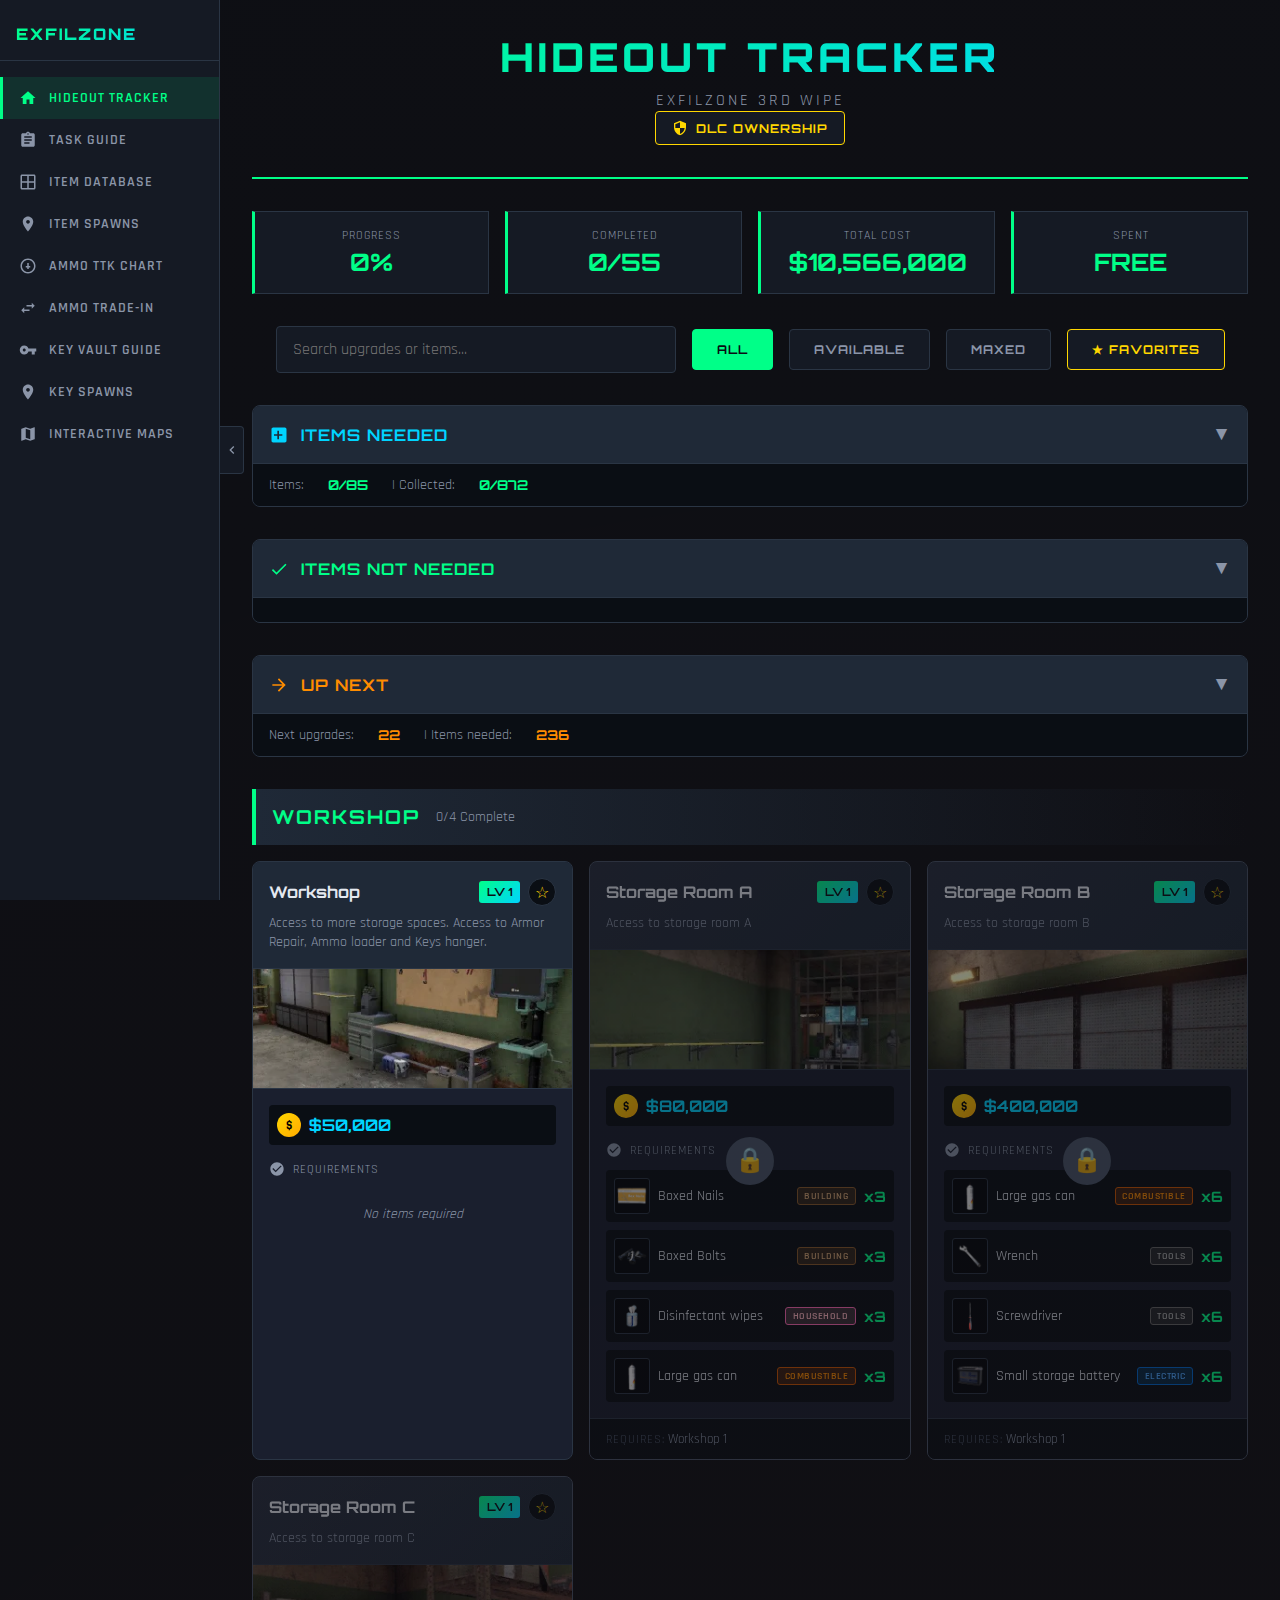
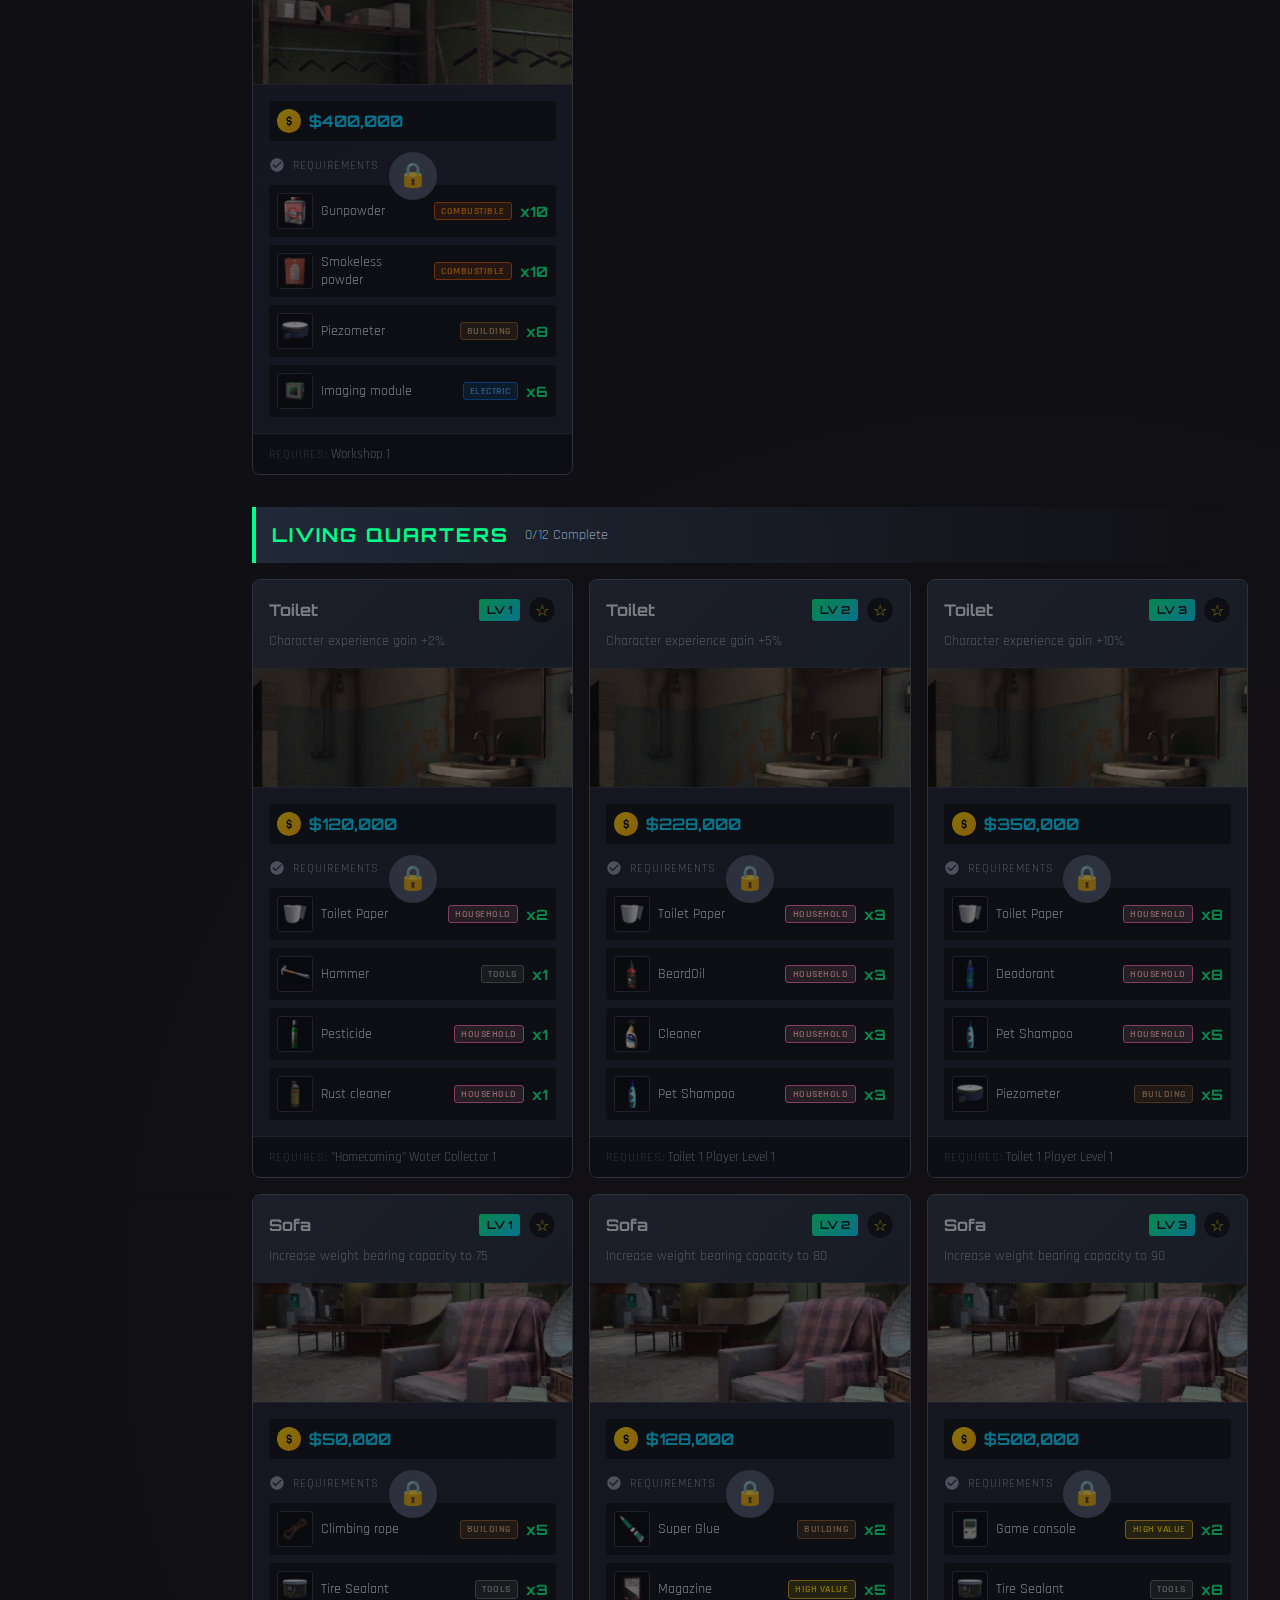
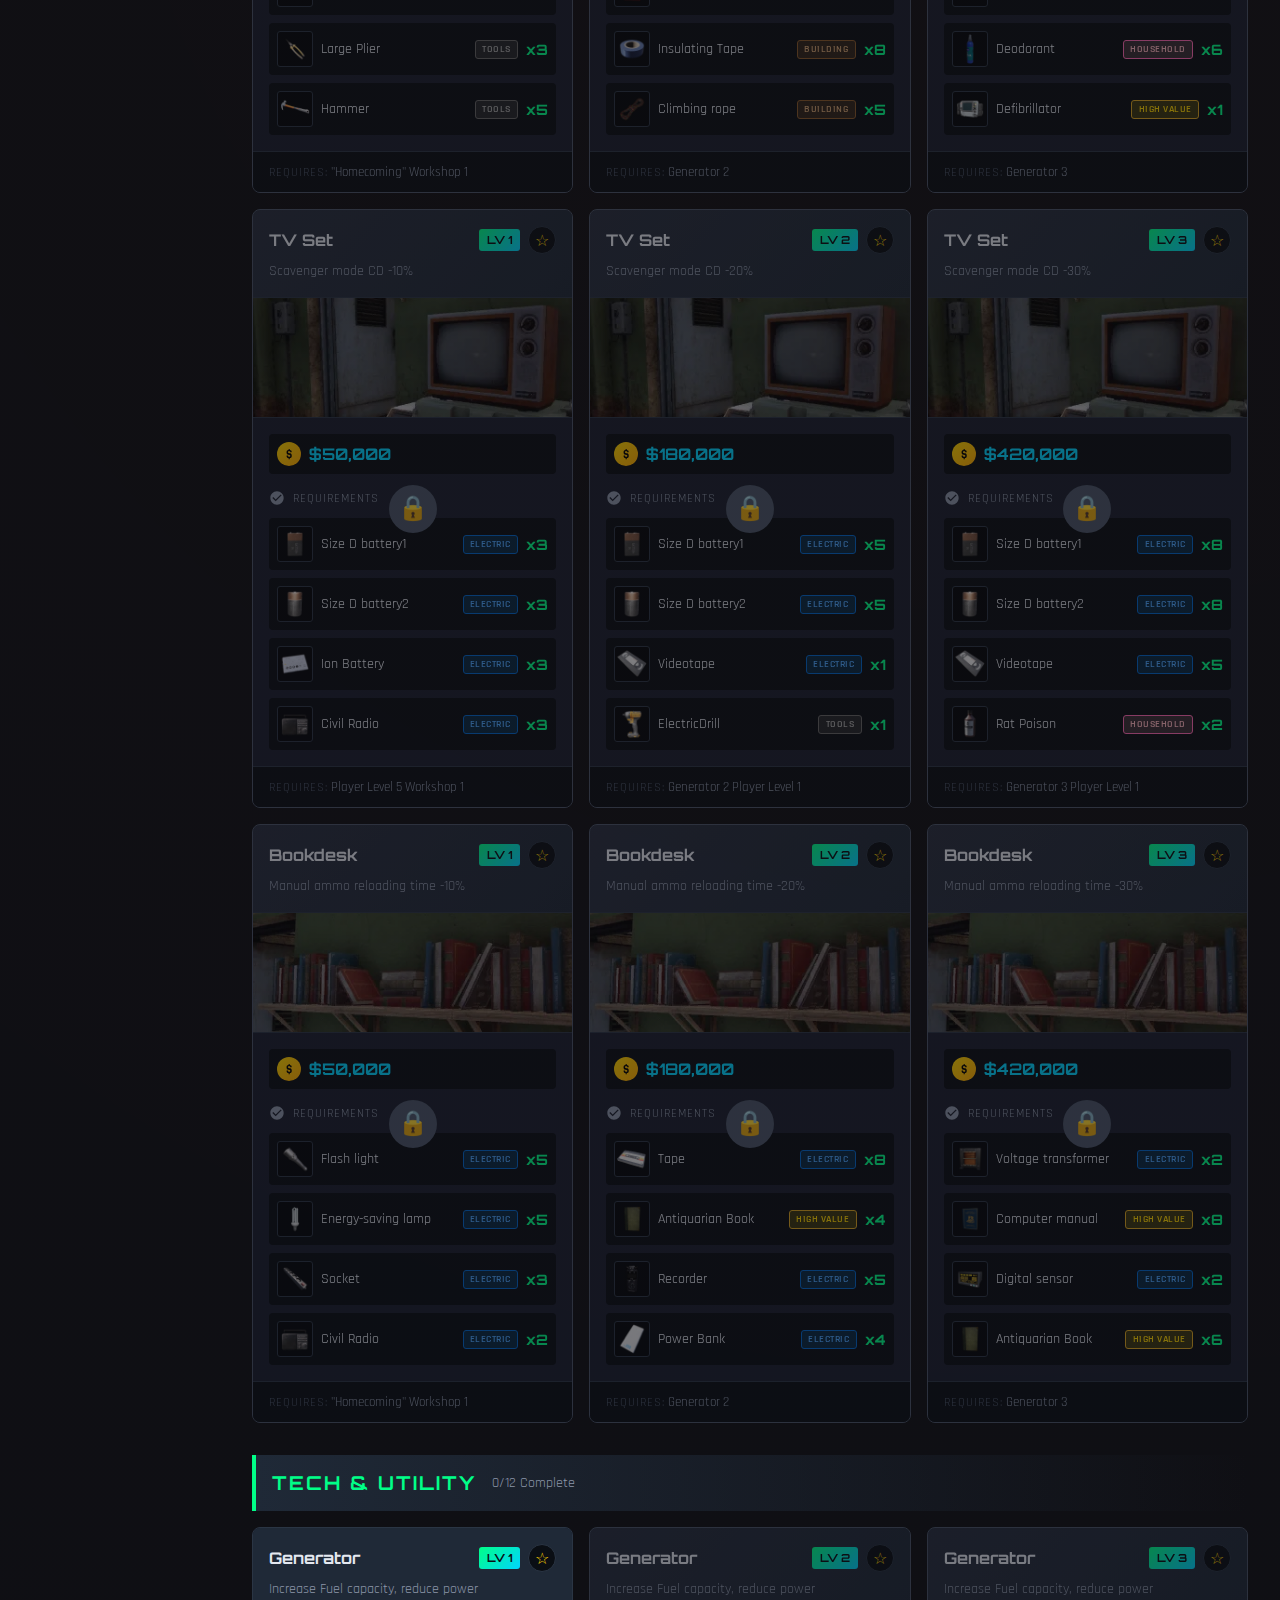
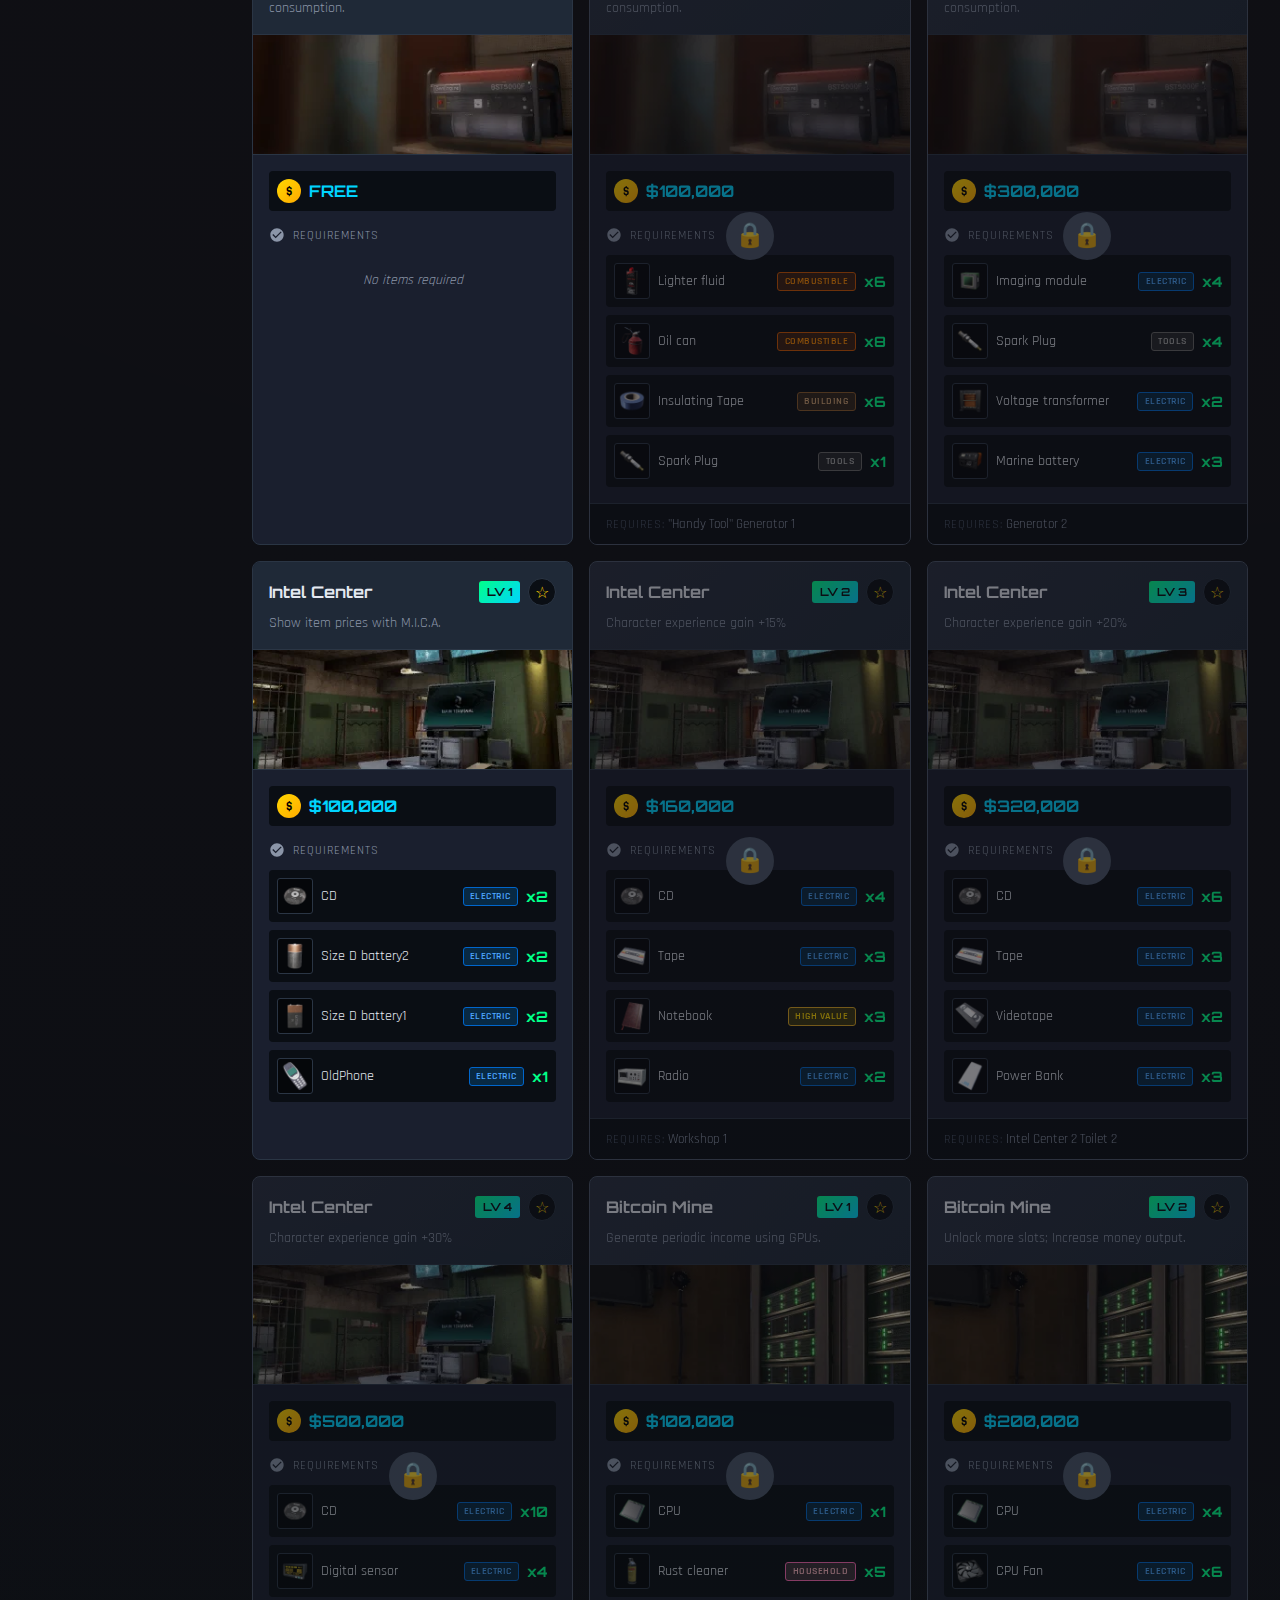
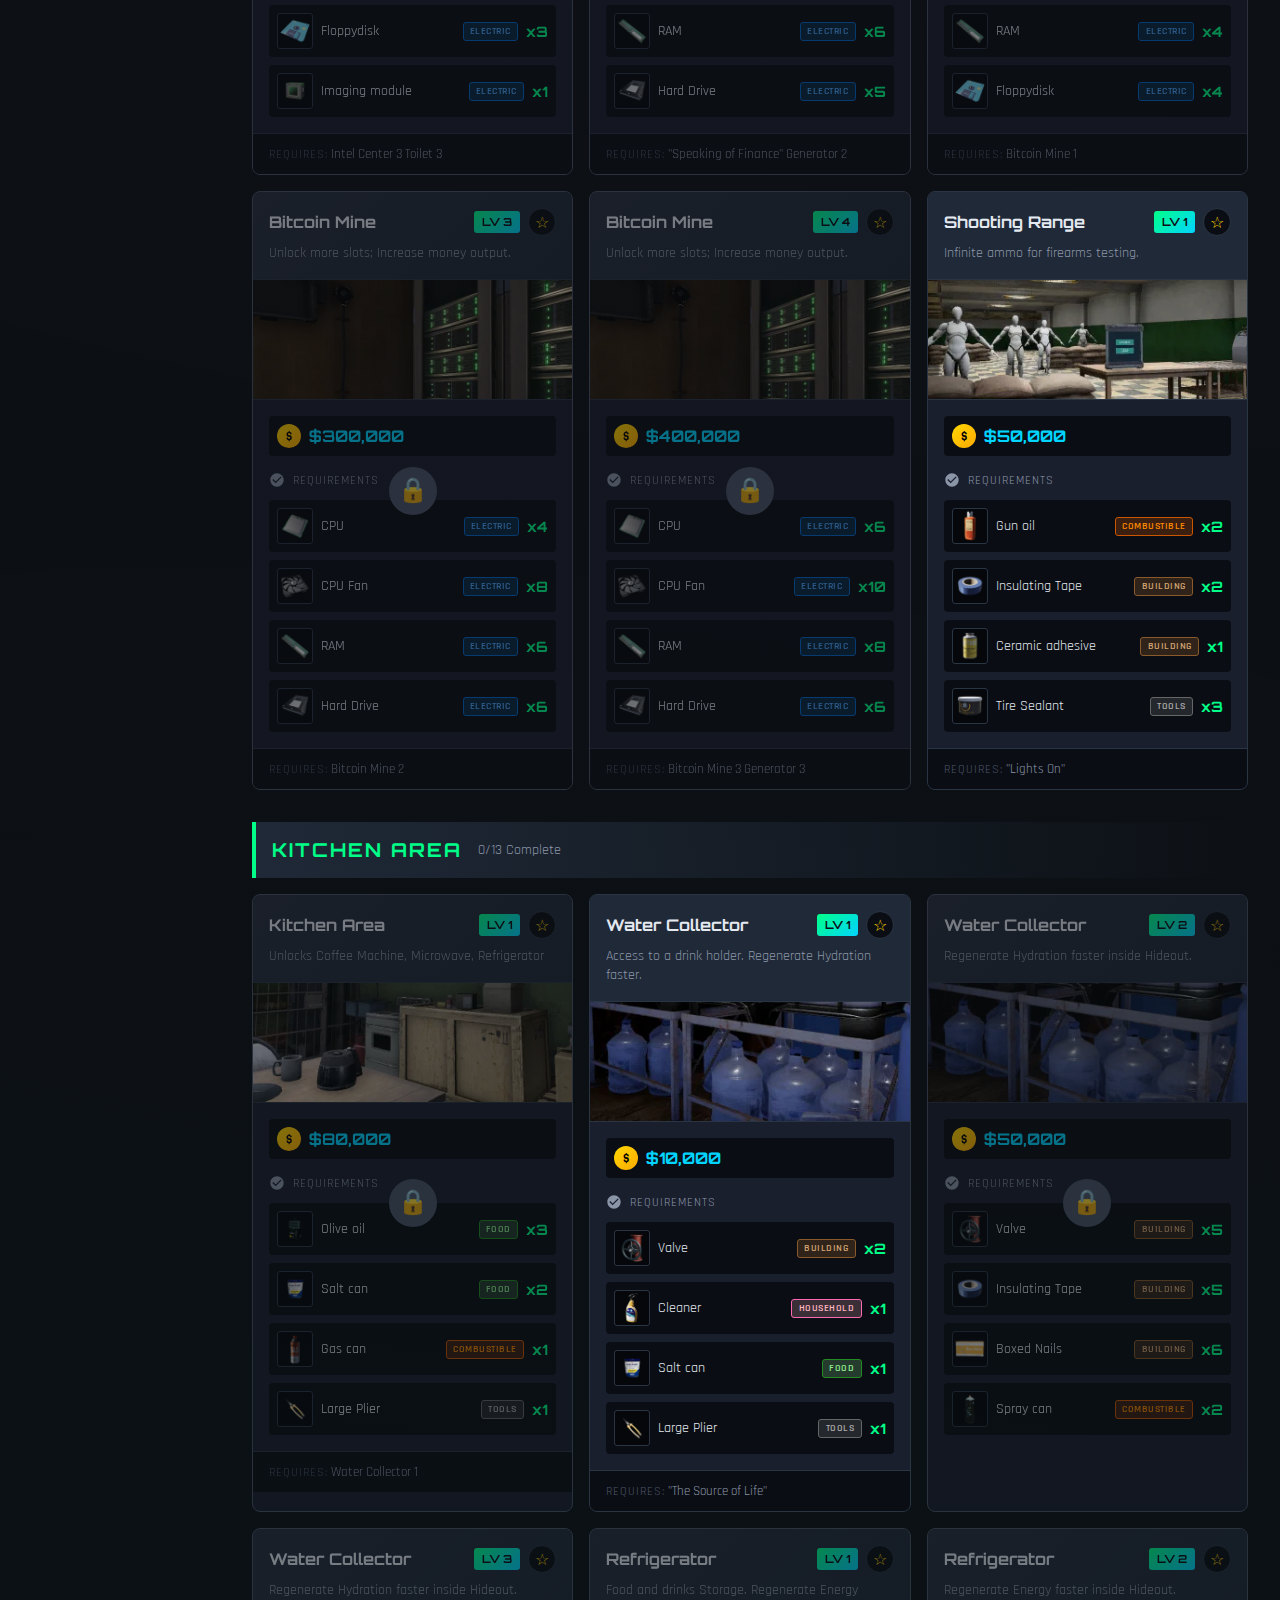
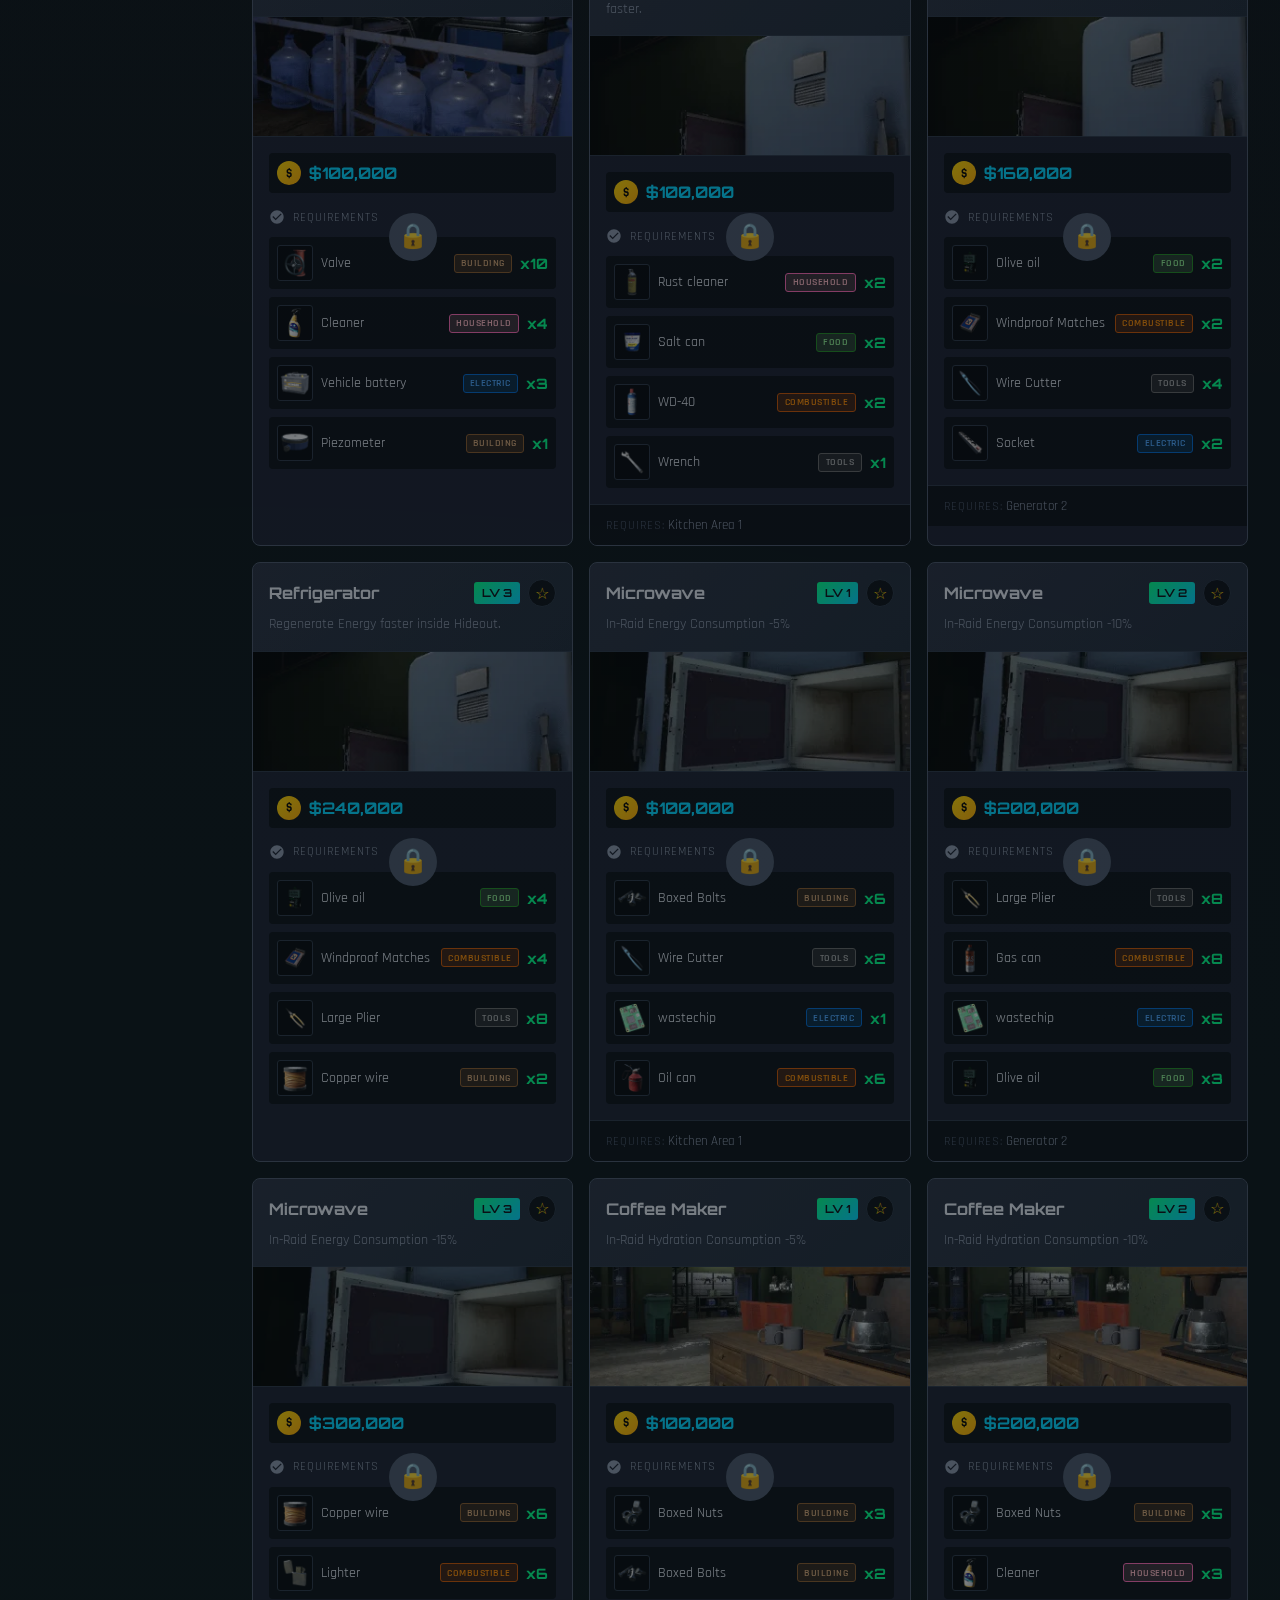
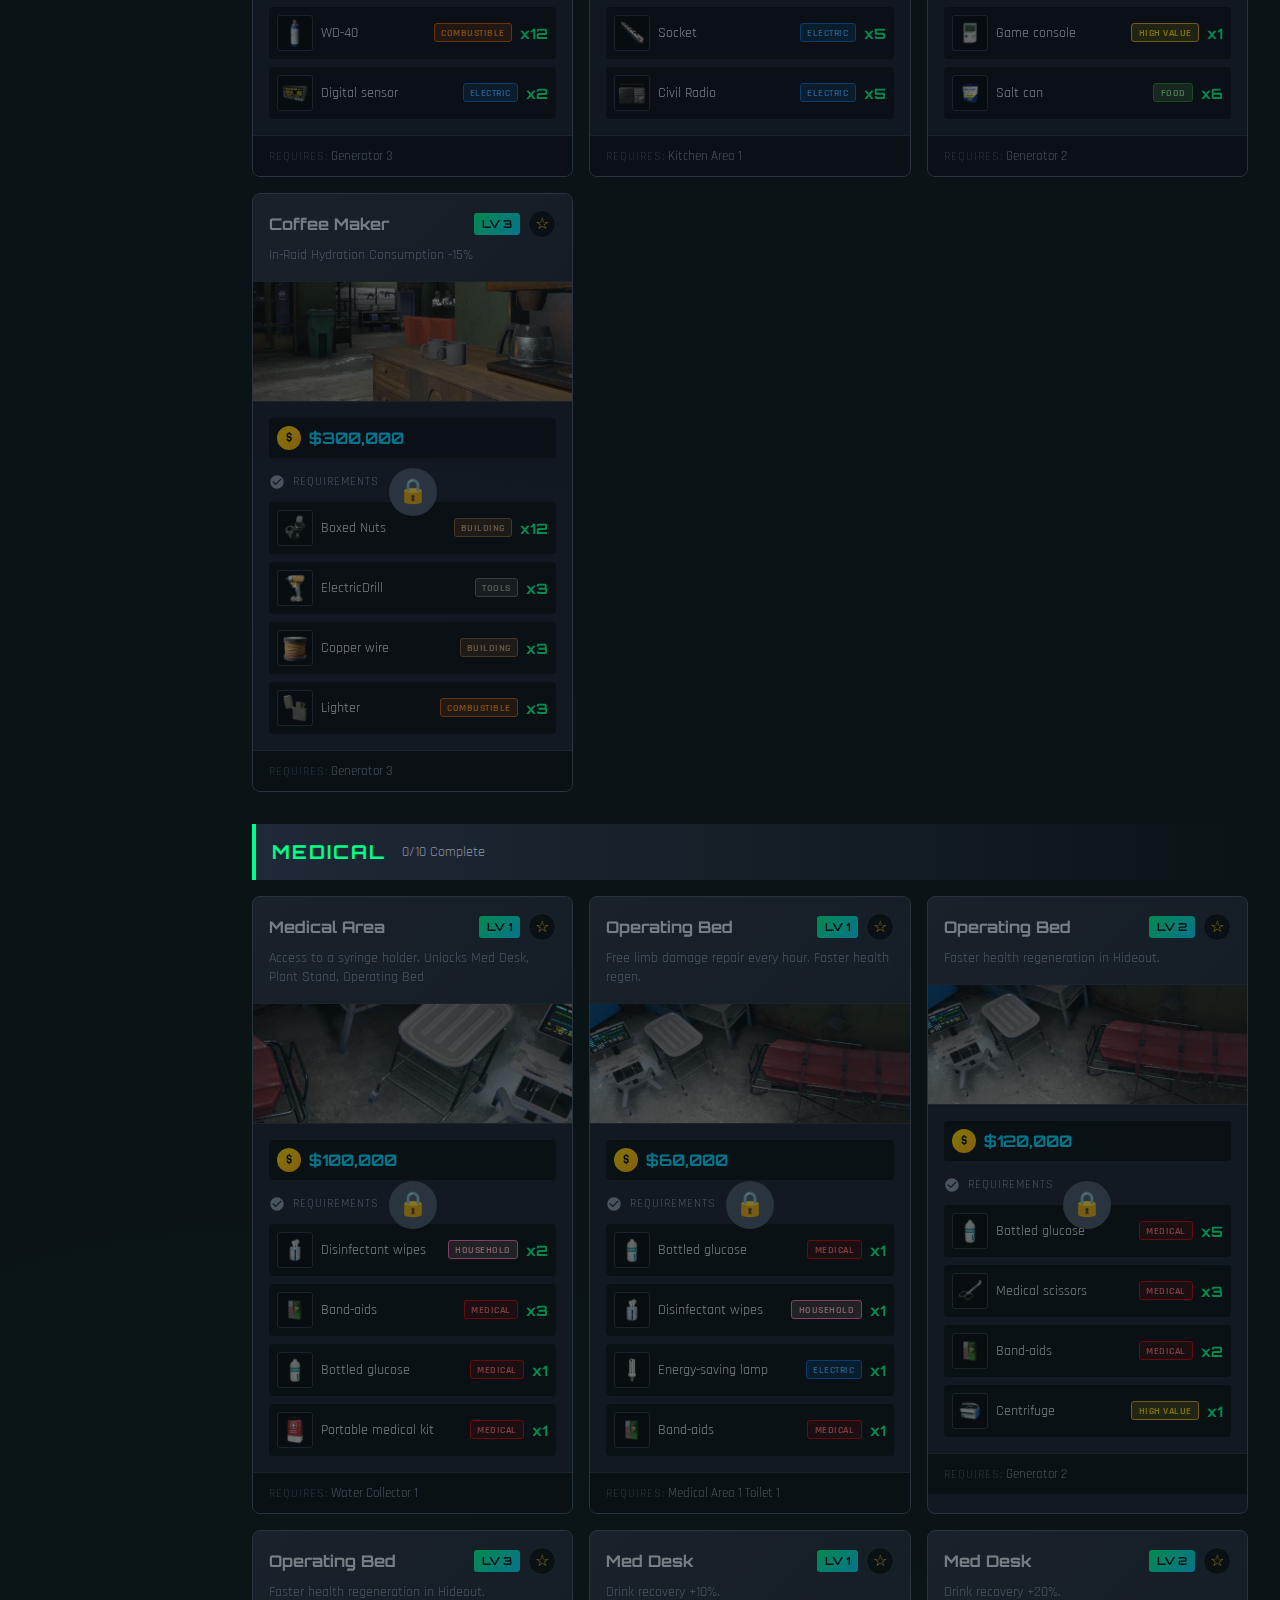
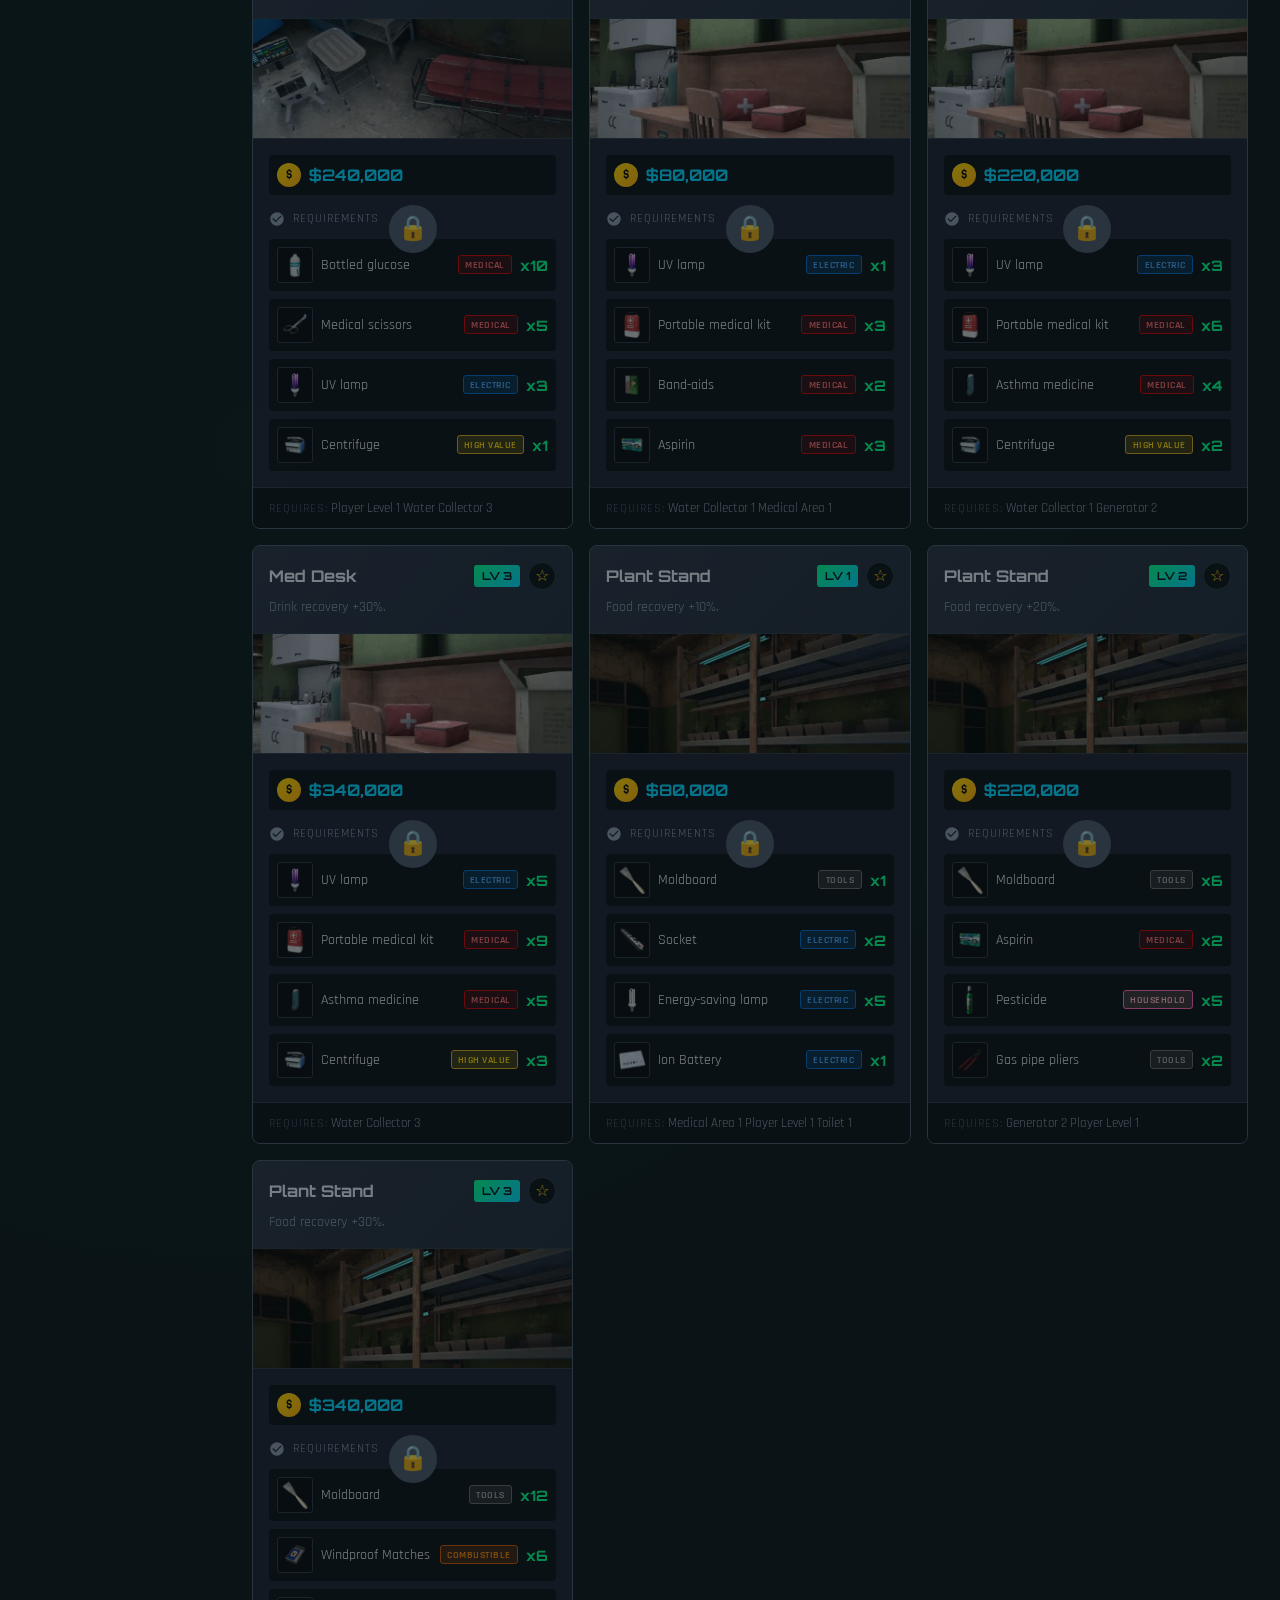
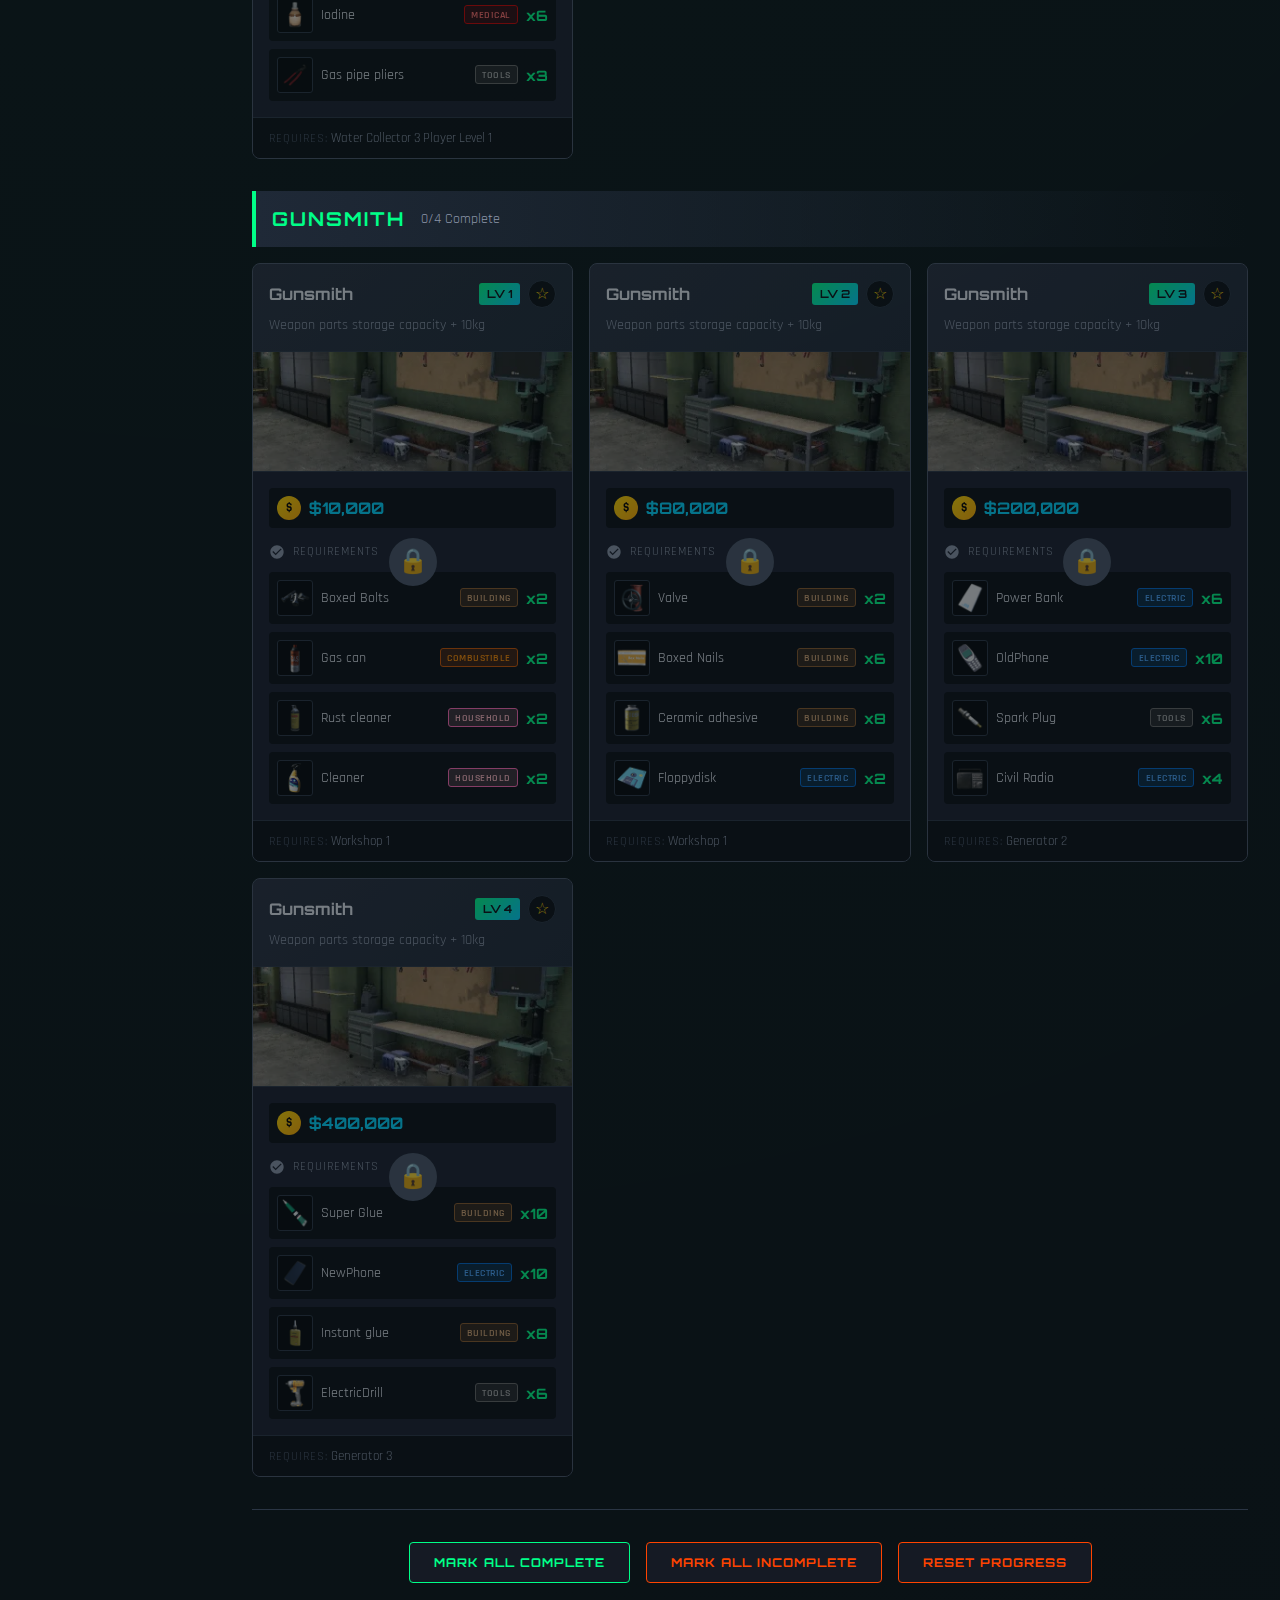
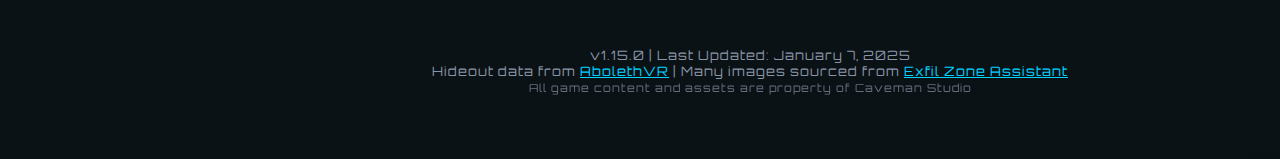
<file: index.html>
<!DOCTYPE html>
<html lang="en">
<head>
    <meta charset="UTF-8">
    <meta name="viewport" content="width=device-width, initial-scale=1.0">
    <link rel="icon" type="image/webp" href="Data/Items/Contractors_Showdown_ExfilZone_Household.webp">
    <title>ExfilZone Hideout Tracker - 3rd Wipe</title>
    <link href="https://fonts.googleapis.com/css2?family=Orbitron:wght@400;700;900&family=Rajdhani:wght@300;400;500;600;700&display=swap" rel="stylesheet">
    <style>
        * {
            margin: 0;
            padding: 0;
            box-sizing: border-box;
        }

        :root {
            --primary: #00ff88;
            --primary-dim: #00cc6a;
            --secondary: #ff4400;
            --bg-dark: #0a0e14;
            --bg-medium: #151a24;
            --bg-light: #1f2937;
            --bg-card: #1a1f2e;
            --text-primary: #e4e8f0;
            --text-secondary: #8b95a8;
            --accent-blue: #00d4ff;
            --accent-yellow: #ffd700;
            --accent-orange: #ff8c00;
            --border: #2a3544;
            --locked: #4a5568;
            --sidebar-width: 220px;
        }

        body {
            font-family: 'Rajdhani', sans-serif;
            background: var(--bg-dark);
            color: var(--text-primary);
            min-height: 100vh;
            background-image:
                radial-gradient(circle at 20% 80%, rgba(0, 255, 136, 0.03) 0%, transparent 50%),
                radial-gradient(circle at 80% 20%, rgba(255, 68, 0, 0.03) 0%, transparent 50%);
        }

        /* Sidebar Navigation */
        .sidebar {
            position: fixed;
            left: 0;
            top: 0;
            width: var(--sidebar-width);
            height: 100vh;
            background: var(--bg-medium);
            border-right: 1px solid var(--border);
            padding: 1rem 0;
            z-index: 1000;
            transition: transform 0.3s ease;
            overflow-y: auto;
        }

        .sidebar.collapsed {
            transform: translateX(calc(-1 * var(--sidebar-width)));
        }

        .sidebar-header {
            padding: 0.5rem 1rem 1rem;
            border-bottom: 1px solid var(--border);
            margin-bottom: 1rem;
        }

        .sidebar-logo {
            font-family: 'Orbitron', sans-serif;
            font-size: 1rem;
            font-weight: 900;
            background: linear-gradient(135deg, var(--primary) 0%, var(--accent-blue) 100%);
            -webkit-background-clip: text;
            -webkit-text-fill-color: transparent;
            background-clip: text;
            text-transform: uppercase;
            letter-spacing: 2px;
        }

        .sidebar .nav-link {
            display: flex;
            align-items: center;
            gap: 0.75rem;
            padding: 0.75rem 1rem;
            margin: 0;
            color: var(--text-secondary);
            text-decoration: none;
            font-family: 'Rajdhani', sans-serif;
            font-size: 0.9rem;
            font-weight: 600;
            transition: all 0.2s;
            border-left: 3px solid transparent;
            border-radius: 0;
            background: transparent;
            border-top: none;
            border-right: none;
            border-bottom: none;
        }

        .sidebar .nav-link svg {
            width: 18px;
            height: 18px;
            fill: currentColor;
            flex-shrink: 0;
        }

        .sidebar .nav-link:hover {
            background: var(--bg-light);
            color: var(--text-primary);
            border-left-color: var(--accent-blue);
        }

        .sidebar .nav-link.active {
            background: rgba(0, 255, 136, 0.1);
            color: var(--primary);
            border-left-color: var(--primary);
        }

        .sidebar-toggle {
            position: fixed;
            left: var(--sidebar-width);
            top: 50%;
            transform: translateY(-50%);
            width: 24px;
            height: 48px;
            background: var(--bg-medium);
            border: 1px solid var(--border);
            border-left: none;
            border-radius: 0 4px 4px 0;
            cursor: pointer;
            z-index: 1001;
            display: flex;
            align-items: center;
            justify-content: center;
            transition: left 0.3s ease;
        }

        .sidebar-toggle:hover {
            background: var(--bg-light);
        }

        .sidebar-toggle svg {
            width: 16px;
            height: 16px;
            fill: var(--text-secondary);
            transition: transform 0.3s ease;
        }

        .sidebar.collapsed + .sidebar-toggle {
            left: 0;
        }

        .sidebar.collapsed + .sidebar-toggle svg {
            transform: rotate(180deg);
        }

        /* Main Content */
        .main-content {
            margin-left: var(--sidebar-width);
            transition: margin-left 0.3s ease;
            min-height: 100vh;
        }

        .sidebar.collapsed ~ .main-content {
            margin-left: 0;
        }

        .container {
            max-width: 1600px;
            margin: 0 auto;
            padding: 2rem;
        }

        header {
            text-align: center;
            padding-bottom: 2rem;
            margin-bottom: 2rem;
            border-bottom: 2px solid var(--primary);
        }

        h1 {
            font-family: 'Orbitron', sans-serif;
            font-size: 2.5rem;
            font-weight: 900;
            letter-spacing: 4px;
            text-transform: uppercase;
            background: linear-gradient(135deg, var(--primary) 0%, var(--accent-blue) 100%);
            -webkit-background-clip: text;
            -webkit-text-fill-color: transparent;
            background-clip: text;
            margin-bottom: 0.5rem;
        }

        .subtitle {
            font-size: 1rem;
            color: var(--text-secondary);
            text-transform: uppercase;
            letter-spacing: 3px;
        }

        .nav-link {
            display: inline-flex;
            align-items: center;
            gap: 0.5rem;
            margin-top: 1rem;
            padding: 0.5rem 1rem;
            background: var(--bg-medium);
            border: 1px solid var(--border);
            color: var(--accent-blue);
            text-decoration: none;
            font-family: 'Orbitron', sans-serif;
            font-size: 0.75rem;
            font-weight: 700;
            text-transform: uppercase;
            letter-spacing: 1px;
            border-radius: 4px;
            transition: all 0.2s;
        }

        .nav-link:hover {
            border-color: var(--accent-blue);
            background: var(--bg-light);
        }

        .nav-link svg {
            width: 16px;
            height: 16px;
            fill: currentColor;
        }

        /* Stats */
        .stats-grid {
            display: grid;
            grid-template-columns: repeat(auto-fit, minmax(180px, 1fr));
            gap: 1rem;
            margin-bottom: 2rem;
        }

        .stat-card {
            background: var(--bg-medium);
            border: 1px solid var(--border);
            border-left: 3px solid var(--primary);
            padding: 1rem;
            text-align: center;
        }

        .stat-label {
            font-size: 0.75rem;
            color: var(--text-secondary);
            text-transform: uppercase;
            letter-spacing: 1px;
            margin-bottom: 0.25rem;
        }

        .stat-value {
            font-family: 'Orbitron', sans-serif;
            font-size: 1.5rem;
            font-weight: 700;
            color: var(--primary);
        }

        /* Filter Section */
        .filter-section {
            display: flex;
            gap: 1rem;
            margin-bottom: 2rem;
            flex-wrap: wrap;
            align-items: center;
            justify-content: center;
        }

        .search-box {
            flex: 1;
            min-width: 200px;
            max-width: 400px;
            padding: 0.75rem 1rem;
            background: var(--bg-medium);
            border: 1px solid var(--border);
            color: var(--text-primary);
            font-family: 'Rajdhani', sans-serif;
            font-size: 1rem;
            border-radius: 4px;
        }

        .search-box:focus {
            outline: none;
            border-color: var(--primary);
        }

        .filter-btn {
            padding: 0.75rem 1.5rem;
            background: var(--bg-medium);
            border: 1px solid var(--border);
            color: var(--text-secondary);
            font-family: 'Orbitron', sans-serif;
            font-size: 0.75rem;
            font-weight: 700;
            text-transform: uppercase;
            letter-spacing: 1px;
            cursor: pointer;
            transition: all 0.2s;
            border-radius: 4px;
        }

        .filter-btn:hover {
            border-color: var(--primary);
            color: var(--primary);
        }

        .filter-btn.active {
            background: var(--primary);
            color: var(--bg-dark);
            border-color: var(--primary);
        }

        .filter-btn.favorite {
            border-color: var(--accent-yellow);
            color: var(--accent-yellow);
        }

        .filter-btn.favorite.active {
            background: var(--accent-yellow);
            color: var(--bg-dark);
        }

        /* Category Section */
        .category-section {
            margin-bottom: 2rem;
        }

        .category-header {
            display: flex;
            align-items: center;
            gap: 1rem;
            padding: 1rem;
            background: linear-gradient(90deg, var(--bg-light) 0%, transparent 100%);
            border-left: 4px solid var(--primary);
            margin-bottom: 1rem;
        }

        .category-title {
            font-family: 'Orbitron', sans-serif;
            font-size: 1.2rem;
            font-weight: 700;
            text-transform: uppercase;
            letter-spacing: 2px;
            color: var(--primary);
        }

        .category-progress {
            font-size: 0.85rem;
            color: var(--text-secondary);
        }

        /* Cards Grid */
        .cards-grid {
            display: grid;
            grid-template-columns: repeat(auto-fill, minmax(320px, 1fr));
            gap: 1rem;
        }

        /* Upgrade Card */
        .upgrade-card {
            background: var(--bg-card);
            border: 1px solid var(--border);
            border-radius: 8px;
            overflow: hidden;
            cursor: pointer;
            transition: all 0.2s;
            position: relative;
        }

        .upgrade-card:hover {
            border-color: var(--primary);
            transform: translateY(-2px);
            box-shadow: 0 4px 20px rgba(0, 255, 136, 0.1);
        }

        .upgrade-card.completed {
            opacity: 0.6;
            border-color: var(--primary);
        }

        .upgrade-card.completed .card-header {
            background: linear-gradient(135deg, rgba(0, 255, 136, 0.2) 0%, var(--bg-light) 100%);
        }

        .upgrade-card.completed .completed-badge {
            position: absolute;
            top: 1rem;
            right: 1rem;
            width: 28px;
            height: 28px;
            background: var(--primary);
            color: var(--bg-dark);
            border-radius: 50%;
            display: flex;
            align-items: center;
            justify-content: center;
            font-weight: bold;
            font-size: 1rem;
        }

        .upgrade-card.locked {
            opacity: 0.5;
            border-color: var(--locked);
        }

        .upgrade-card.locked .card-header {
            background: linear-gradient(135deg, rgba(74, 85, 104, 0.3) 0%, var(--bg-light) 100%);
        }

        .upgrade-card.locked .locked-badge {
            position: absolute;
            top: 50%;
            left: 50%;
            transform: translate(-50%, -50%);
            width: 48px;
            height: 48px;
            background: var(--locked);
            color: var(--text-secondary);
            border-radius: 50%;
            display: flex;
            align-items: center;
            justify-content: center;
            font-weight: bold;
            font-size: 1.5rem;
            z-index: 5;
        }

        .upgrade-card.locked:hover {
            border-color: var(--secondary);
            cursor: not-allowed;
        }

        .favorite-btn {
            width: 28px;
            height: 28px;
            background: var(--bg-dark);
            border: 1px solid var(--border);
            border-radius: 50%;
            cursor: pointer;
            display: flex;
            align-items: center;
            justify-content: center;
            font-size: 1rem;
            transition: all 0.2s;
            color: var(--accent-yellow);
            flex-shrink: 0;
            position: relative;
            z-index: 10;
        }

        .favorite-btn:hover {
            background: var(--bg-medium);
            border-color: var(--accent-yellow);
            transform: scale(1.1);
        }

        .favorite-btn.active {
            color: var(--accent-yellow);
            background: rgba(251, 191, 36, 0.2);
            border-color: var(--accent-yellow);
        }

        .card-header {
            background: var(--bg-light);
            padding: 1rem;
            border-bottom: 1px solid var(--border);
        }

        .card-title-row {
            display: flex;
            align-items: center;
            justify-content: space-between;
            gap: 0.5rem;
            margin-bottom: 0.5rem;
        }

        .card-title-right {
            display: flex;
            align-items: center;
            gap: 0.5rem;
        }

        .card-name {
            font-family: 'Orbitron', sans-serif;
            font-size: 1rem;
            font-weight: 700;
            color: var(--text-primary);
        }

        .card-level {
            font-family: 'Orbitron', sans-serif;
            font-size: 0.7rem;
            font-weight: 700;
            padding: 0.25rem 0.5rem;
            background: linear-gradient(135deg, var(--primary) 0%, var(--accent-blue) 100%);
            color: var(--bg-dark);
            border-radius: 3px;
        }

        .card-description {
            font-size: 0.85rem;
            color: var(--text-secondary);
            line-height: 1.4;
        }

        .card-image {
            width: 100%;
            height: 120px;
            overflow: hidden;
            border-bottom: 1px solid var(--border);
        }

        .card-image img {
            width: 100%;
            height: 100%;
            object-fit: cover;
            transition: transform 0.3s;
        }

        .upgrade-card:hover .card-image img {
            transform: scale(1.05);
        }

        .card-body {
            padding: 1rem;
        }

        .requirements-label {
            display: flex;
            align-items: center;
            gap: 0.5rem;
            font-size: 0.75rem;
            color: var(--text-secondary);
            text-transform: uppercase;
            letter-spacing: 1px;
            margin-bottom: 0.75rem;
        }

        .requirements-label::before {
            content: '';
            width: 16px;
            height: 16px;
            background: url("data:image/svg+xml,%3Csvg xmlns='http://www.w3.org/2000/svg' fill='%238b95a8' viewBox='0 0 24 24'%3E%3Cpath d='M12 2C6.48 2 2 6.48 2 12s4.48 10 10 10 10-4.48 10-10S17.52 2 12 2zm-2 15l-5-5 1.41-1.41L10 14.17l7.59-7.59L19 8l-9 9z'/%3E%3C/svg%3E") center/contain no-repeat;
        }

        .card-price {
            display: flex;
            align-items: center;
            gap: 0.5rem;
            margin-bottom: 1rem;
            padding: 0.5rem;
            background: var(--bg-dark);
            border-radius: 4px;
        }

        .price-icon {
            width: 24px;
            height: 24px;
            background: linear-gradient(135deg, #ffd700, #ffaa00);
            border-radius: 50%;
            display: flex;
            align-items: center;
            justify-content: center;
            font-size: 0.75rem;
            font-weight: bold;
            color: #000;
        }

        .price-value {
            font-family: 'Orbitron', sans-serif;
            font-size: 1rem;
            font-weight: 700;
            color: var(--accent-blue);
        }

        .items-list {
            display: flex;
            flex-direction: column;
            gap: 0.5rem;
        }

        .item-row {
            display: flex;
            align-items: center;
            gap: 0.5rem;
            padding: 0.5rem;
            background: var(--bg-dark);
            border-radius: 4px;
        }

        .item-icon {
            width: 36px;
            height: 36px;
            object-fit: contain;
            border: 1px solid var(--border);
            border-radius: 3px;
            background: rgba(0, 0, 0, 0.5);
            padding: 2px;
        }

        .item-name {
            flex: 1;
            font-size: 0.9rem;
            color: var(--text-primary);
        }

        .item-name a {
            color: var(--text-primary);
            text-decoration: none;
            transition: color 0.2s;
        }

        .item-name a:hover {
            color: var(--accent-blue);
            text-decoration: underline;
        }

        .item-quantity {
            font-family: 'Orbitron', sans-serif;
            font-weight: 700;
            color: var(--primary);
            font-size: 0.9rem;
        }

        .item-category-badge {
            font-size: 0.6rem;
            padding: 0.15rem 0.4rem;
            border-radius: 3px;
            text-transform: uppercase;
            letter-spacing: 0.5px;
            font-weight: 600;
            white-space: nowrap;
        }

        .item-category-badge.cat-building { background: rgba(139, 90, 43, 0.3); color: #d4a574; border: 1px solid #8b5a2b; }
        .item-category-badge.cat-tools { background: rgba(100, 100, 100, 0.3); color: #aaa; border: 1px solid #666; }
        .item-category-badge.cat-electric { background: rgba(0, 150, 255, 0.2); color: #4da6ff; border: 1px solid #0066cc; }
        .item-category-badge.cat-household { background: rgba(255, 182, 193, 0.2); color: #ffb6c1; border: 1px solid #ff69b4; }
        .item-category-badge.cat-combustible { background: rgba(255, 100, 0, 0.2); color: #ff8c00; border: 1px solid #cc5500; }
        .item-category-badge.cat-highvalue { background: rgba(255, 215, 0, 0.2); color: #ffd700; border: 1px solid #daa520; }
        .item-category-badge.cat-food { background: rgba(144, 238, 144, 0.2); color: #90ee90; border: 1px solid #228b22; }
        .item-category-badge.cat-medical { background: rgba(255, 0, 0, 0.15); color: #ff6b6b; border: 1px solid #cc0000; }

        .no-items {
            font-style: italic;
            color: var(--text-secondary);
            font-size: 0.85rem;
            text-align: center;
            padding: 1rem;
        }

        .card-footer {
            padding: 0.75rem 1rem;
            background: var(--bg-dark);
            border-top: 1px solid var(--border);
            font-size: 0.8rem;
            color: var(--text-secondary);
        }

        .prereq-label {
            color: var(--locked);
            font-size: 0.75rem;
            text-transform: uppercase;
            letter-spacing: 1px;
        }

        /* Controls */
        .controls {
            margin-top: 2rem;
            padding-top: 2rem;
            border-top: 1px solid var(--border);
            display: flex;
            gap: 1rem;
            flex-wrap: wrap;
            justify-content: center;
        }

        .btn {
            padding: 0.75rem 1.5rem;
            background: var(--bg-medium);
            border: 1px solid var(--border);
            color: var(--text-primary);
            font-family: 'Orbitron', sans-serif;
            font-size: 0.75rem;
            font-weight: 700;
            text-transform: uppercase;
            letter-spacing: 1px;
            cursor: pointer;
            transition: all 0.2s;
            border-radius: 4px;
        }

        .btn.primary {
            border-color: var(--primary);
            color: var(--primary);
        }

        .btn.primary:hover {
            background: var(--primary);
            color: var(--bg-dark);
        }

        .btn.danger {
            border-color: var(--secondary);
            color: var(--secondary);
        }

        .btn.danger:hover {
            background: var(--secondary);
            color: var(--bg-dark);
        }

        .version-footer {
            text-align: center;
            padding: 2rem 0;
            margin-top: 2rem;
            color: var(--text-secondary);
            font-size: 0.8rem;
            font-family: 'Orbitron', sans-serif;
            letter-spacing: 1px;
        }

        /* Items Summary Section */
        .items-summary-section {
            margin-bottom: 2rem;
            background: var(--bg-medium);
            border: 1px solid var(--border);
            border-radius: 8px;
            overflow: hidden;
        }

        .items-summary-header {
            display: flex;
            align-items: center;
            justify-content: space-between;
            padding: 1rem;
            background: var(--bg-light);
            cursor: pointer;
            transition: background 0.2s;
        }

        .items-summary-header:hover {
            background: var(--bg-card);
        }

        .items-summary-title {
            display: flex;
            align-items: center;
            gap: 0.75rem;
            font-family: 'Orbitron', sans-serif;
            font-size: 1rem;
            font-weight: 700;
            text-transform: uppercase;
            letter-spacing: 1px;
            color: var(--accent-blue);
        }

        .items-summary-title::before {
            content: '';
            width: 20px;
            height: 20px;
            background: url("data:image/svg+xml,%3Csvg xmlns='http://www.w3.org/2000/svg' fill='%2300d4ff' viewBox='0 0 24 24'%3E%3Cpath d='M19 3H5c-1.1 0-2 .9-2 2v14c0 1.1.9 2 2 2h14c1.1 0 2-.9 2-2V5c0-1.1-.9-2-2-2zm-7 14h-2v-4H6v-2h4V7h2v4h4v2h-4v4z'/%3E%3C/svg%3E") center/contain no-repeat;
        }

        .items-summary-toggle {
            font-size: 1.2rem;
            color: var(--text-secondary);
            transition: transform 0.3s;
        }

        .items-summary-section.expanded .items-summary-toggle {
            transform: rotate(180deg);
        }

        .items-summary-section.items-not-needed .items-summary-title {
            color: var(--primary);
        }

        .items-summary-section.items-not-needed .items-summary-title::before {
            background: url("data:image/svg+xml,%3Csvg xmlns='http://www.w3.org/2000/svg' fill='%2300ff88' viewBox='0 0 24 24'%3E%3Cpath d='M9 16.17L4.83 12l-1.42 1.41L9 19 21 7l-1.41-1.41z'/%3E%3C/svg%3E") center/contain no-repeat;
        }

        .items-summary-section.items-not-needed .summary-item {
            opacity: 0.7;
            border-color: var(--primary-dim);
        }

        .items-summary-content {
            display: none;
            padding: 1rem;
        }

        .items-summary-section.expanded .items-summary-content {
            display: block;
        }

        .items-summary-grid {
            display: grid;
            grid-template-columns: repeat(auto-fill, minmax(280px, 1fr));
            gap: 0.75rem;
        }

        .summary-item {
            display: flex;
            align-items: center;
            gap: 0.75rem;
            padding: 0.75rem;
            background: var(--bg-dark);
            border-radius: 4px;
            border: 1px solid var(--border);
            position: relative;
        }

        .summary-item-icon {
            width: 48px;
            height: 48px;
            object-fit: contain;
            border: 1px solid var(--border);
            border-radius: 3px;
            background: rgba(0, 0, 0, 0.5);
            padding: 3px;
        }

        .summary-item-name {
            flex: 1;
            font-size: 1rem;
            font-weight: 500;
            color: var(--text-primary);
        }

        .summary-item-name a {
            color: var(--text-primary);
            text-decoration: none;
            transition: color 0.2s;
        }

        .summary-item-name a:hover {
            color: var(--accent-blue);
            text-decoration: underline;
        }

        .summary-item-qty {
            font-family: 'Orbitron', sans-serif;
            font-weight: 700;
            color: var(--primary);
            font-size: 0.9rem;
            min-width: 40px;
            text-align: right;
        }

        .summary-item-counter {
            display: flex;
            align-items: center;
            gap: 0.25rem;
        }

        .counter-btn {
            width: 24px;
            height: 24px;
            border: 1px solid var(--border);
            background: var(--bg-medium);
            color: var(--text-primary);
            border-radius: 3px;
            cursor: pointer;
            font-size: 1rem;
            font-weight: bold;
            display: flex;
            align-items: center;
            justify-content: center;
            transition: all 0.2s;
        }

        .counter-btn:hover {
            background: var(--accent-blue);
            border-color: var(--accent-blue);
        }

        .counter-btn.decrement:hover {
            background: var(--accent-red);
            border-color: var(--accent-red);
        }

        .item-count-display {
            font-family: 'Orbitron', sans-serif;
            font-size: 0.85rem;
            min-width: 60px;
            text-align: center;
        }

        .item-count-display .owned {
            color: var(--accent-blue);
        }

        .item-count-display .needed {
            color: var(--text-muted);
        }

        .item-count-display.complete .owned {
            color: var(--primary);
        }

        .summary-item.item-complete {
            border-color: var(--primary-dim);
            opacity: 0.7;
        }

        .summary-item-unlocks {
            display: none;
            position: absolute;
            bottom: 100%;
            left: 50%;
            transform: translateX(-50%);
            background: var(--bg-dark);
            border: 1px solid var(--border);
            border-radius: 4px;
            padding: 0.5rem 0.75rem;
            font-size: 0.75rem;
            color: var(--text-muted);
            line-height: 1.4;
            white-space: nowrap;
            z-index: 100;
            box-shadow: 0 2px 8px rgba(0, 0, 0, 0.3);
            margin-bottom: 0.5rem;
        }

        .summary-item-unlocks::after {
            content: '';
            position: absolute;
            top: 100%;
            left: 50%;
            transform: translateX(-50%);
            border: 6px solid transparent;
            border-top-color: var(--border);
        }

        .summary-item:hover .summary-item-unlocks {
            display: block;
        }

        .summary-item-unlocks span {
            color: var(--accent-blue);
        }

        .summary-item-details {
            flex: 1;
            display: flex;
            flex-direction: column;
        }

        .items-summary-empty {
            text-align: center;
            padding: 2rem;
            color: var(--text-secondary);
            font-style: italic;
        }

        .items-summary-stats {
            display: flex;
            gap: 1.5rem;
            padding: 0.75rem 1rem;
            background: var(--bg-dark);
            border-top: 1px solid var(--border);
            font-size: 0.85rem;
            color: var(--text-secondary);
        }

        .items-summary-stats span {
            color: var(--primary);
            font-family: 'Orbitron', sans-serif;
            font-weight: 700;
        }

        /* Up Next Section */
        .up-next-section {
            margin-bottom: 2rem;
            background: var(--bg-medium);
            border: 1px solid var(--border);
            border-radius: 8px;
            overflow: hidden;
        }

        .up-next-header {
            display: flex;
            align-items: center;
            justify-content: space-between;
            padding: 1rem;
            background: var(--bg-light);
            cursor: pointer;
            transition: background 0.2s;
        }

        .up-next-header:hover {
            background: var(--bg-card);
        }

        .up-next-title {
            display: flex;
            align-items: center;
            gap: 0.75rem;
            font-family: 'Orbitron', sans-serif;
            font-size: 1rem;
            font-weight: 700;
            text-transform: uppercase;
            letter-spacing: 1px;
            color: var(--accent-orange);
        }

        .up-next-title::before {
            content: '';
            width: 20px;
            height: 20px;
            background: url("data:image/svg+xml,%3Csvg xmlns='http://www.w3.org/2000/svg' fill='%23ff8c00' viewBox='0 0 24 24'%3E%3Cpath d='M12 4l-1.41 1.41L16.17 11H4v2h12.17l-5.58 5.59L12 20l8-8z'/%3E%3C/svg%3E") center/contain no-repeat;
        }

        .up-next-toggle {
            font-size: 1.2rem;
            color: var(--text-secondary);
            transition: transform 0.3s;
        }

        .up-next-section.expanded .up-next-toggle {
            transform: rotate(180deg);
        }

        .up-next-content {
            display: none;
            padding: 1rem;
        }

        .up-next-section.expanded .up-next-content {
            display: block;
        }

        .up-next-upgrades {
            display: flex;
            flex-direction: column;
            gap: 1rem;
        }

        .up-next-upgrade {
            background: var(--bg-dark);
            border: 1px solid var(--border);
            border-radius: 6px;
            padding: 0.75rem 1rem;
        }

        .up-next-upgrade-header {
            display: flex;
            align-items: center;
            justify-content: space-between;
            margin-bottom: 0.5rem;
        }

        .up-next-upgrade-name {
            font-family: 'Orbitron', sans-serif;
            font-size: 0.85rem;
            font-weight: 700;
            color: var(--text-primary);
        }

        .up-next-upgrade-level {
            font-family: 'Orbitron', sans-serif;
            font-size: 0.75rem;
            color: var(--primary);
            background: rgba(0, 255, 136, 0.1);
            padding: 0.2rem 0.5rem;
            border-radius: 4px;
        }

        .up-next-items {
            display: flex;
            flex-wrap: wrap;
            gap: 0.5rem;
        }

        .up-next-item {
            display: flex;
            align-items: center;
            gap: 0.35rem;
            padding: 0.3rem 0.5rem;
            background: var(--bg-medium);
            border-radius: 4px;
            font-size: 0.8rem;
            color: var(--text-secondary);
        }

        .up-next-item a {
            color: var(--text-secondary);
            text-decoration: none;
            transition: color 0.2s;
        }

        .up-next-item a:hover {
            color: var(--accent-blue);
            text-decoration: underline;
        }

        .up-next-item-icon {
            width: 20px;
            height: 20px;
            object-fit: contain;
        }

        .up-next-item-qty {
            color: var(--primary);
            font-weight: 600;
        }

        .up-next-stats {
            display: flex;
            gap: 1.5rem;
            padding: 0.75rem 1rem;
            background: var(--bg-dark);
            border-top: 1px solid var(--border);
            font-size: 0.85rem;
            color: var(--text-secondary);
        }

        .up-next-stats span {
            color: var(--accent-orange);
            font-family: 'Orbitron', sans-serif;
            font-weight: 700;
        }

        /* Favorites Section */
        .favorites-section {
            margin-bottom: 2rem;
            background: var(--bg-medium);
            border: 1px solid var(--accent-yellow);
            border-radius: 8px;
            overflow: hidden;
        }

        .favorites-header {
            display: flex;
            align-items: center;
            justify-content: space-between;
            padding: 1rem;
            background: linear-gradient(90deg, rgba(251, 191, 36, 0.1) 0%, var(--bg-light) 100%);
            cursor: pointer;
            transition: background 0.2s;
        }

        .favorites-header:hover {
            background: linear-gradient(90deg, rgba(251, 191, 36, 0.15) 0%, var(--bg-card) 100%);
        }

        .favorites-title {
            display: flex;
            align-items: center;
            gap: 0.75rem;
            font-family: 'Orbitron', sans-serif;
            font-size: 1rem;
            font-weight: 700;
            text-transform: uppercase;
            letter-spacing: 1px;
            color: var(--accent-yellow);
        }

        .favorites-title::before {
            content: '★';
            font-size: 1.2rem;
        }

        .favorites-toggle {
            font-size: 1.2rem;
            color: var(--text-secondary);
            transition: transform 0.3s;
        }

        .favorites-section.expanded .favorites-toggle {
            transform: rotate(180deg);
        }

        .favorites-content {
            display: none;
            padding: 1rem;
        }

        .favorites-section.expanded .favorites-content {
            display: block;
        }

        .favorites-upgrades {
            display: flex;
            flex-direction: column;
            gap: 1rem;
        }

        .favorites-upgrade {
            background: var(--bg-dark);
            border: 1px solid var(--border);
            border-left: 3px solid var(--accent-yellow);
            border-radius: 6px;
            padding: 0.75rem 1rem;
        }

        .favorites-upgrade.completed {
            opacity: 0.6;
            border-left-color: var(--primary);
        }

        .favorites-upgrade-header {
            display: flex;
            align-items: center;
            justify-content: space-between;
            margin-bottom: 0.5rem;
        }

        .favorites-upgrade-name {
            font-family: 'Orbitron', sans-serif;
            font-size: 0.9rem;
            font-weight: 700;
            color: var(--text-primary);
        }

        .favorites-upgrade-level {
            font-family: 'Orbitron', sans-serif;
            font-size: 0.75rem;
            color: var(--accent-yellow);
            background: rgba(251, 191, 36, 0.1);
            padding: 0.2rem 0.5rem;
            border-radius: 4px;
        }

        .favorites-upgrade.completed .favorites-upgrade-level {
            color: var(--primary);
            background: rgba(0, 255, 136, 0.1);
        }

        .favorites-items {
            display: flex;
            flex-wrap: wrap;
            gap: 0.5rem;
        }

        .favorites-item {
            display: flex;
            align-items: center;
            gap: 0.35rem;
            padding: 0.3rem 0.5rem;
            background: var(--bg-medium);
            border-radius: 4px;
            font-size: 0.8rem;
            color: var(--text-secondary);
        }

        .favorites-item a {
            color: var(--text-secondary);
            text-decoration: none;
            transition: color 0.2s;
        }

        .favorites-item a:hover {
            color: var(--accent-blue);
            text-decoration: underline;
        }

        .favorites-item-icon {
            width: 20px;
            height: 20px;
            object-fit: contain;
        }

        .favorites-item-qty {
            color: var(--primary);
            font-weight: 600;
        }

        .favorites-stats {
            display: flex;
            gap: 1.5rem;
            padding: 0.75rem 1rem;
            background: var(--bg-dark);
            border-top: 1px solid var(--border);
            font-size: 0.85rem;
            color: var(--text-secondary);
        }

        .favorites-stats span {
            color: var(--accent-yellow);
            font-family: 'Orbitron', sans-serif;
            font-weight: 700;
        }

        .favorites-empty {
            text-align: center;
            padding: 2rem;
            color: var(--text-secondary);
            font-style: italic;
        }

        @media (max-width: 768px) {
            .sidebar {
                transform: translateX(calc(-1 * var(--sidebar-width)));
            }

            .sidebar.mobile-open {
                transform: translateX(0);
            }

            .sidebar-toggle {
                left: 0;
            }

            .sidebar.mobile-open + .sidebar-toggle {
                left: var(--sidebar-width);
            }

            .sidebar.mobile-open + .sidebar-toggle svg {
                transform: rotate(180deg);
            }

            .main-content {
                margin-left: 0;
            }

            h1 { font-size: 1.75rem; }
            .container { padding: 1rem; }
            .cards-grid { grid-template-columns: 1fr; }
            .stats-grid { grid-template-columns: repeat(2, 1fr); }
        }

        /* DLC Button */
        .dlc-button {
            display: inline-flex;
            align-items: center;
            gap: 0.5rem;
            padding: 0.5rem 1rem;
            background: var(--bg-medium);
            border: 1px solid var(--accent-yellow);
            color: var(--accent-yellow);
            font-family: 'Orbitron', sans-serif;
            font-size: 0.75rem;
            font-weight: 700;
            text-transform: uppercase;
            letter-spacing: 1px;
            border-radius: 4px;
            cursor: pointer;
            transition: all 0.2s;
        }

        .dlc-button:hover {
            background: var(--accent-yellow);
            color: var(--bg-dark);
        }

        .dlc-button svg {
            width: 16px;
            height: 16px;
            fill: currentColor;
        }

        /* DLC Modal */
        .dlc-modal-overlay {
            display: none;
            position: fixed;
            top: 0;
            left: 0;
            width: 100%;
            height: 100%;
            background: rgba(0, 0, 0, 0.8);
            z-index: 2000;
            justify-content: center;
            align-items: center;
            padding: 1rem;
        }

        .dlc-modal-overlay.active {
            display: flex;
        }

        .dlc-modal {
            background: var(--bg-medium);
            border: 1px solid var(--border);
            border-radius: 12px;
            max-width: 700px;
            width: 100%;
            max-height: 90vh;
            overflow-y: auto;
        }

        .dlc-modal-header {
            display: flex;
            align-items: center;
            justify-content: space-between;
            padding: 1rem 1.5rem;
            background: var(--bg-light);
            border-bottom: 1px solid var(--border);
        }

        .dlc-modal-title {
            display: flex;
            align-items: center;
            gap: 0.75rem;
            font-family: 'Orbitron', sans-serif;
            font-size: 1rem;
            font-weight: 700;
            text-transform: uppercase;
            letter-spacing: 1px;
            color: var(--accent-yellow);
        }

        .dlc-modal-title::before {
            content: '';
            width: 20px;
            height: 20px;
            background: url("data:image/svg+xml,%3Csvg xmlns='http://www.w3.org/2000/svg' fill='%23fbbf24' viewBox='0 0 24 24'%3E%3Cpath d='M12 1L3 5v6c0 5.55 3.84 10.74 9 12 5.16-1.26 9-6.45 9-12V5l-9-4zm0 10.99h7c-.53 4.12-3.28 7.79-7 8.94V12H5V6.3l7-3.11v8.8z'/%3E%3C/svg%3E") center/contain no-repeat;
        }

        .dlc-modal-close {
            background: none;
            border: none;
            color: var(--text-secondary);
            font-size: 1.5rem;
            cursor: pointer;
            padding: 0.25rem;
            line-height: 1;
            transition: color 0.2s;
        }

        .dlc-modal-close:hover {
            color: var(--text-primary);
        }

        .dlc-modal-content {
            padding: 1.5rem;
        }

        .dlc-grid {
            display: grid;
            grid-template-columns: repeat(auto-fit, minmax(280px, 1fr));
            gap: 1rem;
        }

        .dlc-card {
            background: var(--bg-dark);
            border: 2px solid var(--border);
            border-radius: 8px;
            overflow: hidden;
            cursor: pointer;
            transition: all 0.3s;
        }

        .dlc-card:hover {
            border-color: var(--accent-yellow);
        }

        .dlc-card.selected {
            border-color: var(--primary);
            box-shadow: 0 0 20px rgba(0, 255, 136, 0.2);
        }

        .dlc-card-image {
            width: 100%;
            height: 140px;
            overflow: hidden;
            border-bottom: 1px solid var(--border);
            background: var(--bg-medium);
        }

        .dlc-card-image img {
            width: 100%;
            height: 100%;
            object-fit: contain;
            object-position: center;
            transition: transform 0.3s;
        }

        .dlc-card:hover .dlc-card-image img {
            transform: scale(1.05);
        }

        .dlc-card-body {
            padding: 1rem;
        }

        .dlc-card-header {
            display: flex;
            align-items: center;
            justify-content: space-between;
            margin-bottom: 0.75rem;
        }

        .dlc-card-name {
            font-family: 'Orbitron', sans-serif;
            font-size: 0.9rem;
            font-weight: 700;
            color: var(--accent-yellow);
        }

        .dlc-checkbox {
            width: 20px;
            height: 20px;
            accent-color: var(--primary);
            cursor: pointer;
        }

        .dlc-unlocks {
            font-size: 0.8rem;
            color: var(--text-secondary);
            line-height: 1.5;
        }

        .dlc-unlocks strong {
            color: var(--primary);
            font-weight: 600;
        }

        .dlc-modal-footer {
            padding: 0.75rem 1.5rem;
            background: var(--bg-dark);
            border-top: 1px solid var(--border);
            font-size: 0.8rem;
            color: var(--text-secondary);
            text-align: center;
        }
    </style>
</head>
<body>
    <!-- DLC Modal -->
    <div class="dlc-modal-overlay" id="dlcModal" onclick="closeDlcModal(event)">
        <div class="dlc-modal" onclick="event.stopPropagation()">
            <div class="dlc-modal-header">
                <div class="dlc-modal-title">DLC Ownership</div>
                <button class="dlc-modal-close" onclick="closeDlcModal()">&times;</button>
            </div>
            <div class="dlc-modal-content">
                <div class="dlc-grid">
                    <div class="dlc-card" id="dlc-ntg" onclick="toggleDlc('ntg')">
                        <div class="dlc-card-image">
                            <img src="Images/DLCs/NTG Standard Issue.jpg" alt="NTG Standard Issue">
                        </div>
                        <div class="dlc-card-body">
                            <div class="dlc-card-header">
                                <span class="dlc-card-name">NTG Standard Issue</span>
                                <input type="checkbox" class="dlc-checkbox" id="dlc-ntg-checkbox" onclick="event.stopPropagation(); toggleDlc('ntg')">
                            </div>
                            <div class="dlc-unlocks">
                                Unlocks: <strong>Workshop</strong>, <strong>TV Set Lv1</strong>, <strong>Water Collector Lv1</strong><br>
                                + HQ Power Fuel Can L (1 pc.)
                            </div>
                        </div>
                    </div>
                    <div class="dlc-card" id="dlc-johnny" onclick="toggleDlc('johnny')">
                        <div class="dlc-card-image">
                            <img src="Images/DLCs/Johnny's secret stash.jpg" alt="Johnny's Secret Stash">
                        </div>
                        <div class="dlc-card-body">
                            <div class="dlc-card-header">
                                <span class="dlc-card-name">Johnny's Secret Stash</span>
                                <input type="checkbox" class="dlc-checkbox" id="dlc-johnny-checkbox" onclick="event.stopPropagation(); toggleDlc('johnny')">
                            </div>
                            <div class="dlc-unlocks">
                                Unlocks: <strong>Workshop</strong>, <strong>Storage Room A</strong>, <strong>Shooting Range Lv1</strong>, <strong>Intel Center Lv1</strong><br>
                                + Merchants to Trust Level 2 (except Johnny)<br>
                                + HQ Power Fuel Can L (2 pcs.)
                            </div>
                        </div>
                    </div>
                </div>
            </div>
            <div class="dlc-modal-footer">
                Select the DLCs you own to automatically mark unlocked hideout upgrades as complete
            </div>
        </div>
    </div>

    <!-- Sidebar Navigation -->
    <nav class="sidebar" id="sidebar">
        <div class="sidebar-header">
            <div class="sidebar-logo">ExfilZone</div>
        </div>
        <a href="index.html" class="nav-link active">
            <svg xmlns="http://www.w3.org/2000/svg" viewBox="0 0 24 24"><path d="M10 20v-6h4v6h5v-8h3L12 3 2 12h3v8z"/></svg>
            Hideout Tracker
        </a>
        <a href="tasks.html" class="nav-link">
            <svg xmlns="http://www.w3.org/2000/svg" viewBox="0 0 24 24"><path d="M19 3h-4.18C14.4 1.84 13.3 1 12 1c-1.3 0-2.4.84-2.82 2H5c-1.1 0-2 .9-2 2v14c0 1.1.9 2 2 2h14c1.1 0 2-.9 2-2V5c0-1.1-.9-2-2-2zm-7 0c.55 0 1 .45 1 1s-.45 1-1 1-1-.45-1-1 .45-1 1-1zm2 14H7v-2h7v2zm3-4H7v-2h10v2zm0-4H7V7h10v2z"/></svg>
            Task Guide
        </a>
        <a href="items.html" class="nav-link">
            <svg xmlns="http://www.w3.org/2000/svg" viewBox="0 0 24 24"><path d="M20 2H4c-1.1 0-2 .9-2 2v16c0 1.1.9 2 2 2h16c1.1 0 2-.9 2-2V4c0-1.1-.9-2-2-2zm-9 9H4V4h7v7zm9 0h-7V4h7v7zm-9 9H4v-7h7v7zm9 0h-7v-7h7v7z"/></svg>
            Item Database
        </a>
        <a href="itemspawns.html" class="nav-link">
            <svg xmlns="http://www.w3.org/2000/svg" viewBox="0 0 24 24"><path d="M12 2C8.13 2 5 5.13 5 9c0 5.25 7 13 7 13s7-7.75 7-13c0-3.87-3.13-7-7-7zm0 9.5c-1.38 0-2.5-1.12-2.5-2.5s1.12-2.5 2.5-2.5 2.5 1.12 2.5 2.5-1.12 2.5-2.5 2.5z"/></svg>
            Item Spawns
        </a>
        <a href="ammo.html" class="nav-link">
            <svg xmlns="http://www.w3.org/2000/svg" viewBox="0 0 24 24"><path d="M12 2C6.47 2 2 6.47 2 12s4.47 10 10 10 10-4.47 10-10S17.53 2 12 2zm0 18c-4.41 0-8-3.59-8-8s3.59-8 8-8 8 3.59 8 8-3.59 8-8 8zm-1-4h2v-2h2v-2h-2V8h-2v4H9v2h2v2z"/></svg>
            Ammo TTK Chart
        </a>
        <a href="ammotradein.html" class="nav-link">
            <svg xmlns="http://www.w3.org/2000/svg" viewBox="0 0 24 24"><path d="M6.99 11L3 15l3.99 4v-3H14v-2H6.99v-3zM21 9l-3.99-4v3H10v2h7.01v3L21 9z"/></svg>
            Ammo Trade-in
        </a>
        <a href="keys.html" class="nav-link">
            <svg xmlns="http://www.w3.org/2000/svg" viewBox="0 0 24 24"><path d="M12.65 10A5.99 5.99 0 0 0 7 6c-3.31 0-6 2.69-6 6s2.69 6 6 6a5.99 5.99 0 0 0 5.65-4H17v4h4v-4h2v-4H12.65zM7 14c-1.1 0-2-.9-2-2s.9-2 2-2 2 .9 2 2-.9 2-2 2z"/></svg>
            Key Vault Guide
        </a>
        <a href="keyspawns.html" class="nav-link">
            <svg xmlns="http://www.w3.org/2000/svg" viewBox="0 0 24 24"><path d="M12 2C8.13 2 5 5.13 5 9c0 5.25 7 13 7 13s7-7.75 7-13c0-3.87-3.13-7-7-7zm0 9.5c-1.38 0-2.5-1.12-2.5-2.5s1.12-2.5 2.5-2.5 2.5 1.12 2.5 2.5-1.12 2.5-2.5 2.5z"/></svg>
            Key Spawns
        </a>
        <a href="maps.html" class="nav-link">
            <svg xmlns="http://www.w3.org/2000/svg" viewBox="0 0 24 24"><path d="M20.5 3l-.16.03L15 5.1 9 3 3.36 4.9c-.21.07-.36.25-.36.48V20.5c0 .28.22.5.5.5l.16-.03L9 18.9l6 2.1 5.64-1.9c.21-.07.36-.25.36-.48V3.5c0-.28-.22-.5-.5-.5zM15 19l-6-2.11V5l6 2.11V19z"/></svg>
            Interactive Maps
        </a>
    </nav>

    <!-- Sidebar Toggle Button -->
    <button class="sidebar-toggle" id="sidebarToggle" onclick="toggleSidebar()">
        <svg xmlns="http://www.w3.org/2000/svg" viewBox="0 0 24 24"><path d="M15.41 7.41L14 6l-6 6 6 6 1.41-1.41L10.83 12z"/></svg>
    </button>

    <!-- Main Content -->
    <div class="main-content">
        <div class="container">
            <header>
                <h1>HIDEOUT TRACKER</h1>
                <div class="subtitle">ExfilZone 3rd Wipe</div>
                <button class="dlc-button" onclick="openDlcModal()">
                    <svg xmlns="http://www.w3.org/2000/svg" viewBox="0 0 24 24"><path d="M12 1L3 5v6c0 5.55 3.84 10.74 9 12 5.16-1.26 9-6.45 9-12V5l-9-4zm0 10.99h7c-.53 4.12-3.28 7.79-7 8.94V12H5V6.3l7-3.11v8.8z"/></svg>
                    DLC Ownership
                </button>
            </header>

        <div class="stats-grid">
            <div class="stat-card">
                <div class="stat-label">Progress</div>
                <div class="stat-value" id="progressPercent">0%</div>
            </div>
            <div class="stat-card">
                <div class="stat-label">Completed</div>
                <div class="stat-value" id="completedCount">0/55</div>
            </div>
            <div class="stat-card">
                <div class="stat-label">Total Cost</div>
                <div class="stat-value" id="totalCost">$0</div>
            </div>
            <div class="stat-card">
                <div class="stat-label">Spent</div>
                <div class="stat-value" id="moneySpent">$0</div>
            </div>
        </div>

        <div class="filter-section">
            <input type="text" class="search-box" id="searchBox" placeholder="Search upgrades or items...">
            <button class="filter-btn active" onclick="filterView('all')">All</button>
            <button class="filter-btn" onclick="filterView('incomplete')">Available</button>
            <button class="filter-btn" onclick="filterView('completed')">Maxed</button>
            <button class="filter-btn favorite" onclick="filterView('favorites')">★ Favorites</button>
        </div>

        <div class="favorites-section expanded" id="favoritesSection" style="display: none;">
            <div class="favorites-header" onclick="toggleFavoritesSection()">
                <div class="favorites-title">Favorites</div>
                <div class="favorites-toggle">▼</div>
            </div>
            <div class="favorites-content">
                <div class="favorites-upgrades" id="favoritesUpgrades"></div>
            </div>
            <div class="favorites-stats" id="favoritesStats"></div>
        </div>

        <div class="items-summary-section" id="itemsSummarySection">
            <div class="items-summary-header" onclick="toggleItemsSummary()">
                <div class="items-summary-title">Items Needed</div>
                <div class="items-summary-toggle">▼</div>
            </div>
            <div class="items-summary-content">
                <div class="items-summary-grid" id="itemsSummaryGrid"></div>
            </div>
            <div class="items-summary-stats" id="itemsSummaryStats"></div>
        </div>

        <div class="items-summary-section items-not-needed" id="itemsNotNeededSection">
            <div class="items-summary-header" onclick="toggleItemsNotNeeded()">
                <div class="items-summary-title">Items Not Needed</div>
                <div class="items-summary-toggle">▼</div>
            </div>
            <div class="items-summary-content">
                <div class="items-summary-grid" id="itemsNotNeededGrid"></div>
            </div>
            <div class="items-summary-stats" id="itemsNotNeededStats"></div>
        </div>

        <div class="up-next-section" id="upNextSection">
            <div class="up-next-header" onclick="toggleUpNext()">
                <div class="up-next-title">Up Next</div>
                <div class="up-next-toggle">▼</div>
            </div>
            <div class="up-next-content">
                <div class="up-next-upgrades" id="upNextUpgrades"></div>
            </div>
            <div class="up-next-stats" id="upNextStats"></div>
        </div>

        <div id="upgradesContainer"></div>

        <div class="controls">
            <button class="btn primary" onclick="toggleAll(true)">Mark All Complete</button>
            <button class="btn danger" onclick="toggleAll(false)">Mark All Incomplete</button>
            <button class="btn danger" onclick="resetProgress()">Reset Progress</button>
        </div>

        <div class="version-footer">
            v1.15.0 | Last Updated: January 7, 2025<br>
            Hideout data from <a href="https://abolethvr.substack.com/p/hideout-upgrade-items-in-exfilzone" target="_blank" style="color: var(--accent-blue);">AbolethVR</a> | Many images sourced from <a href="https://www.exfil-zone-assistant.app" target="_blank" style="color: var(--accent-blue);">Exfil Zone Assistant</a><br>
            <span style="opacity: 0.7; font-size: 0.7rem;">All game content and assets are property of Caveman Studio</span>
        </div>
    </div>

    <script>
        // Item categories mapping
        const itemCategories = {
            // Building
            "Boxed Nails": "Building", "Boxed Bolts": "Building", "Boxed Nuts": "Building",
            "Ceramic adhesive": "Building", "Copper wire": "Building", "Insulating Tape": "Building",
            "Super Glue": "Building", "Instant glue": "Building", "Piezometer": "Building",
            "Valve": "Building", "Climbing rope": "Building",
            // Tools
            "Hammer": "Tools", "Large Plier": "Tools", "Moldboard": "Tools", "Screwdriver": "Tools",
            "Wrench": "Tools", "Wire Cutter": "Tools", "ElectricDrill": "Tools", "Spark Plug": "Tools",
            "Tire Sealant": "Tools", "Gas pipe pliers": "Tools",
            // Electric
            "CPU": "Electric", "CPU Fan": "Electric", "RAM": "Electric", "Hard Drive": "Electric",
            "Floppydisk": "Electric", "CD": "Electric", "Tape": "Electric", "Recorder": "Electric",
            "Size D battery1": "Electric", "Size D battery2": "Electric", "Ion Battery": "Electric",
            "Marine battery": "Electric", "Vehicle battery": "Electric", "Small storage battery": "Electric",
            "Civil Radio": "Electric", "Radio": "Electric", "Power Bank": "Electric",
            "Flash light": "Electric", "Energy-saving lamp": "Electric", "UV lamp": "Electric",
            "Socket": "Electric", "Videotape": "Electric", "Voltage transformer": "Electric",
            "Imaging module": "Electric", "Digital sensor": "Electric", "NewPhone": "Electric",
            "OldPhone": "Electric", "wastechip": "Electric",
            // Household
            "Cleaner": "Household", "BeardOil": "Household", "Deodorant": "Household",
            "Pet Shampoo": "Household", "Toilet Paper": "Household", "Rust cleaner": "Household",
            "Disinfectant wipes": "Household", "Pesticide": "Household", "Rat Poison": "Household",
            // Combustible
            "Gas can": "Combustible", "Large gas can": "Combustible", "Oil can": "Combustible",
            "Lighter fluid": "Combustible", "Lighter": "Combustible", "Gun oil": "Combustible",
            "Gunpowder": "Combustible", "Smokeless powder": "Combustible", "Spray can": "Combustible",
            "WD-40": "Combustible", "Windproof Matches": "Combustible",
            // High Value
            "Game console": "High Value", "Defibrillator": "High Value", "Centrifuge": "High Value",
            "Antiquarian Book": "High Value", "Computer manual": "High Value", "Magazine": "High Value",
            "Notebook": "High Value",
            // Food & Consumables
            "Olive oil": "Food", "Salt can": "Food",
            // Medical
            "Aspirin": "Medical", "Band-aids": "Medical", "Bottled glucose": "Medical",
            "Portable medical kit": "Medical", "Medical scissors": "Medical", "Iodine": "Medical",
            "Asthma medicine": "Medical"
        };

        // Item to image URL mapping
        const itemImages = {
            "Aspirin": "Images/Items/Aspirin.png",
            "Antiquarian Book": "Images/Items/Antique book.png",
            "Band-aids": "Images/Items/Adhesive bandages.png",
            "Bottled glucose": "Images/Items/Bottled glucose.png",
            "CPU": "Images/Items/CPU.png",
            "Size D battery1": "Images/Items/Size D battery1.png",
            "Spark Plug": "Images/Items/Spark Plug.png",
            "Valve": "Images/Items/Valve.png",
            "Hard Drive": "Images/Items/Hard drive.png",
            "BeardOil": "Images/Items/BeardOil.png",
            "Boxed Bolts": "Images/Items/Boxed Bolts.png",
            "Boxed Nails": "Images/Items/Boxed Nails.png",
            "Boxed Nuts": "Images/Items/Boxed Nuts.png",
            "Ceramic adhesive": "Images/Items/Ceramic adhesive.png",
            "Cleaner": "Images/Items/Cleaner.png",
            "Climbing rope": "Images/Items/Climbing rope.png",
            "Copper wire": "Images/Items/Copper wire.png",
            "Oil can": "Images/Items/Oil can.png",
            "CPU Fan": "Images/Items/CPU Fan.png",
            "Size D battery2": "Images/Items/Size D battery2.png",
            "Centrifuge": "Images/Items/Centrifuge.png",
            "Tape": "Images/Items/Tape.png",
            "Defibrillator": "Images/Items/Defibrillator.png",
            "Deodorant": "Images/Items/Deodorant.png",
            "Disinfectant wipes": "Images/Items/Disinfectant wipes.png",
            "Energy-saving lamp": "Images/Items/Energy-saving lamp.png",
            "Marine battery": "Images/Items/Marine Battery.png",
            "UV lamp": "Images/Items/UV lamp.png",
            "Salt can": "Images/Items/Salt can.png",
            "Floppydisk": "Images/Items/Floppy Disk.png",
            "Game console": "Images/Items/Game console.png",
            "Gas pipe pliers": "Images/Items/Gas pipe pliers.png",
            "Gun oil": "Images/Items/Gun oil.png",
            "Gunpowder": "Images/Items/Gunpowder.png",
            "Flash light": "Images/Items/Flash light.png",
            "Civil Radio": "Images/Items/Civil radio.webp",
            "Power Bank": "Images/Items/Power Bank.png",
            "Videotape": "Images/Items/Videotape.webp",
            "Hammer": "Images/Items/Hammer.png",
            "Imaging module": "Images/Items/Imaging module.png",
            "Instant glue": "Images/Items/Instant glue.png",
            "Insulating Tape": "Images/Items/Insulating Tape.png",
            "Iodine": "Images/Items/Iodine.png",
            "Ion Battery": "Images/Items/Ion Battery.png",
            "Lighter fluid": "Images/Items/Lighter fluid.png",
            "Radio": "Images/Items/Portable Radio.webp",
            "Rat Poison": "Images/Items/Rat poison.webp",
            "Notebook": "Images/Items/Notebook.png",
            "Gas can": "Images/Items/Gas can.png",
            "Lighter": "Images/Items/Lighter.png",
            "Vehicle battery": "Images/Items/Car Battery.png",
            "Portable medical kit": "Images/Items/Portable medical kit.png",
            "ElectricDrill": "Images/Items/Electric drill.png",
            "Spray can": "Images/Items/Spray Can.png",
            "Medical scissors": "Images/Items/Medical scissors.png",
            "Large gas can": "Images/Items/Large gas can.png",
            "Large Plier": "Images/Items/Large Plier.png",
            "Magazine": "Images/Items/Magazine.png",
            "Moldboard": "Images/Items/Moldboard.png",
            "NewPhone": "Images/Items/NewPhone.png",
            "OldPhone": "Images/Items/Old Phone.png",
            "Voltage transformer": "Images/Items/Voltage transformer.png",
            "Digital sensor": "Images/Items/Digital sensor.webp",
            "Asthma medicine": "Images/Items/Asthma medicine.webp",
            "wastechip": "Images/Items/Waste Chip.png",
            "Olive oil": "Images/Items/Olive oil.png",
            "RAM": "Images/Items/RAM.png",
            "CD": "Images/Items/CD.png",
            "Recorder": "Images/Items/Recorder.png",
            "WD-40": "Images/Items/WD-40.png",
            "Computer manual": "Images/Items/Computer manual.png",
            "Pesticide": "Images/Items/Pesticide.png",
            "Pet Shampoo": "Images/Items/Pet Shampoo.png",
            "Piezometer": "Images/Items/Piezometer.png",
            "Rust cleaner": "Images/Items/Rust cleaner.png",
            "Screwdriver": "Images/Items/Screwdriver.png",
            "Small storage battery": "Images/Items/Small storage battery.png",
            "Smokeless powder": "Images/Items/Smokeless powder.png",
            "Socket": "Images/Items/Socket.png",
            "Super Glue": "Images/Items/Super Glue.png",
            "Tire Sealant": "Images/Items/Tire Sealant.png",
            "Toilet Paper": "Images/Items/Toilet Paper.png",
            "Windproof Matches": "Images/Items/Windproof Matches.png",
            "Wire Cutter": "Images/Items/Wire Cutter.png",
            "Wrench": "Images/Items/Wrench.png"
        };

        // Hideout location images
        const hideoutImages = {
            "Workshop": "Images/Hideout/Gunsmith.webp",
            "Storage Room A": "Images/Hideout/Storage Room A.webp",
            "Storage Room B": "Images/Hideout/Storage Room B.webp",
            "Storage Room C": "Images/Hideout/Storage Room C.webp",
            "Toilet": "Images/Hideout/Toilet.webp",
            "Sofa": "Images/Hideout/Sofa.webp",
            "TV Set": "Images/Hideout/TV Set.webp",
            "Bookdesk": "Images/Hideout/Bookdesk.webp",
            "Generator": "Images/Hideout/Generator.webp",
            "Intel Center": "Images/Hideout/Intel Center.webp",
            "Bitcoin Mine": "Images/Hideout/Bitcoin Mine.webp",
            "Shooting Range": "Images/Hideout/Shooting Range.webp",
            "Kitchen Area": "Images/Hideout/Kitchen Area.webp",
            "Water Collector": "Images/Hideout/Water Collector.webp",
            "Refrigerator": "Images/Hideout/Refrigerator.webp",
            "Microwave": "Images/Hideout/Microwave.webp",
            "Coffee Maker": "Images/Hideout/Coffee Maker.webp",
            "Medical Area": "Images/Hideout/Medical Area.webp",
            "Operating Bed": "Images/Hideout/Operating Bed.webp",
            "Med Desk": "Images/Hideout/Medical Station.webp",
            "Plant Stand": "Images/Hideout/Plant Stand.webp",
            "Gunsmith": "Images/Hideout/Gunsmith.webp"
        };

        const hideoutGroups = {
            "Workshop": ["Workshop", "Storage Room A", "Storage Room B", "Storage Room C"],
            "Living Quarters": ["Toilet", "Sofa", "TV Set", "Bookdesk"],
            "Tech & Utility": ["Generator", "Intel Center", "Bitcoin Mine", "Shooting Range"],
            "Kitchen Area": ["Kitchen Area", "Water Collector", "Refrigerator", "Microwave", "Coffee Maker"],
            "Medical": ["Medical Area", "Operating Bed", "Med Desk", "Plant Stand"],
            "Gunsmith": ["Gunsmith"]
        };

        const hideoutUpgrades = [
            // Workshop
            { name: "Workshop", level: 1, description: "Access to more storage spaces. Access to Armor Repair, Ammo loader and Keys hanger.", price: 50000, items: [], requirements: "" },
            { name: "Storage Room A", level: 1, description: "Access to storage room A", price: 80000, items: [["Boxed Nails", 3], ["Boxed Bolts", 3], ["Disinfectant wipes", 3], ["Large gas can", 3]], requirements: "Workshop 1" },
            { name: "Storage Room B", level: 1, description: "Access to storage room B", price: 400000, items: [["Large gas can", 6], ["Wrench", 6], ["Screwdriver", 6], ["Small storage battery", 6]], requirements: "Workshop 1" },
            { name: "Storage Room C", level: 1, description: "Access to storage room C", price: 400000, items: [["Gunpowder", 10], ["Smokeless powder", 10], ["Piezometer", 8], ["Imaging module", 6]], requirements: "Workshop 1" },
            // Living Quarters
            { name: "Toilet", level: 1, description: "Character experience gain +2%", price: 120000, items: [["Toilet Paper", 2], ["Hammer", 1], ["Pesticide", 1], ["Rust cleaner", 1]], requirements: "\"Homecoming\" Water Collector 1" },
            { name: "Toilet", level: 2, description: "Character experience gain +5%", price: 228000, items: [["Toilet Paper", 3], ["BeardOil", 3], ["Cleaner", 3], ["Pet Shampoo", 3]], requirements: "Toilet 1 Player Level 1" },
            { name: "Toilet", level: 3, description: "Character experience gain +10%", price: 350000, items: [["Toilet Paper", 8], ["Deodorant", 8], ["Pet Shampoo", 5], ["Piezometer", 5]], requirements: "Toilet 1 Player Level 1" },
            { name: "Sofa", level: 1, description: "Increase weight bearing capacity to 75", price: 50000, items: [["Climbing rope", 5], ["Tire Sealant", 3], ["Large Plier", 3], ["Hammer", 5]], requirements: "\"Homecoming\" Workshop 1" },
            { name: "Sofa", level: 2, description: "Increase weight bearing capacity to 80", price: 128000, items: [["Super Glue", 2], ["Magazine", 5], ["Insulating Tape", 8], ["Climbing rope", 5]], requirements: "Generator 2" },
            { name: "Sofa", level: 3, description: "Increase weight bearing capacity to 90", price: 500000, items: [["Game console", 2], ["Tire Sealant", 8], ["Deodorant", 6], ["Defibrillator", 1]], requirements: "Generator 3" },
            { name: "TV Set", level: 1, description: "Scavenger mode CD -10%", price: 50000, items: [["Size D battery1", 3], ["Size D battery2", 3], ["Ion Battery", 3], ["Civil Radio", 3]], requirements: "Player Level 5 Workshop 1" },
            { name: "TV Set", level: 2, description: "Scavenger mode CD -20%", price: 180000, items: [["Size D battery1", 5], ["Size D battery2", 5], ["Videotape", 1], ["ElectricDrill", 1]], requirements: "Generator 2 Player Level 1" },
            { name: "TV Set", level: 3, description: "Scavenger mode CD -30%", price: 420000, items: [["Size D battery1", 8], ["Size D battery2", 8], ["Videotape", 5], ["Rat Poison", 2]], requirements: "Generator 3 Player Level 1" },
            { name: "Bookdesk", level: 1, description: "Manual ammo reloading time -10%", price: 50000, items: [["Flash light", 5], ["Energy-saving lamp", 5], ["Socket", 3], ["Civil Radio", 2]], requirements: "\"Homecoming\" Workshop 1" },
            { name: "Bookdesk", level: 2, description: "Manual ammo reloading time -20%", price: 180000, items: [["Tape", 8], ["Antiquarian Book", 4], ["Recorder", 5], ["Power Bank", 4]], requirements: "Generator 2" },
            { name: "Bookdesk", level: 3, description: "Manual ammo reloading time -30%", price: 420000, items: [["Voltage transformer", 2], ["Computer manual", 8], ["Digital sensor", 2], ["Antiquarian Book", 6]], requirements: "Generator 3" },
            // Tech & Utility
            { name: "Generator", level: 1, description: "Increase Fuel capacity, reduce power consumption.", price: 0, items: [], requirements: "" },
            { name: "Generator", level: 2, description: "Increase Fuel capacity, reduce power consumption.", price: 100000, items: [["Lighter fluid", 6], ["Oil can", 8], ["Insulating Tape", 6], ["Spark Plug", 1]], requirements: "\"Handy Tool\" Generator 1" },
            { name: "Generator", level: 3, description: "Increase Fuel capacity, reduce power consumption.", price: 300000, items: [["Imaging module", 4], ["Spark Plug", 4], ["Voltage transformer", 2], ["Marine battery", 3]], requirements: "Generator 2" },
            { name: "Intel Center", level: 1, description: "Show item prices with M.I.C.A.", price: 100000, items: [["CD", 2], ["Size D battery2", 2], ["Size D battery1", 2], ["OldPhone", 1]], requirements: "" },
            { name: "Intel Center", level: 2, description: "Character experience gain +15%", price: 160000, items: [["CD", 4], ["Tape", 3], ["Notebook", 3], ["Radio", 2]], requirements: "Workshop 1" },
            { name: "Intel Center", level: 3, description: "Character experience gain +20%", price: 320000, items: [["CD", 6], ["Tape", 3], ["Videotape", 2], ["Power Bank", 3]], requirements: "Intel Center 2 Toilet 2" },
            { name: "Intel Center", level: 4, description: "Character experience gain +30%", price: 500000, items: [["CD", 10], ["Digital sensor", 4], ["Floppydisk", 3], ["Imaging module", 1]], requirements: "Intel Center 3 Toilet 3" },
            { name: "Bitcoin Mine", level: 1, description: "Generate periodic income using GPUs.", price: 100000, items: [["CPU", 1], ["Rust cleaner", 5], ["RAM", 6], ["Hard Drive", 5]], requirements: "\"Speaking of Finance\" Generator 2" },
            { name: "Bitcoin Mine", level: 2, description: "Unlock more slots; Increase money output.", price: 200000, items: [["CPU", 4], ["CPU Fan", 6], ["RAM", 4], ["Floppydisk", 4]], requirements: "Bitcoin Mine 1" },
            { name: "Bitcoin Mine", level: 3, description: "Unlock more slots; Increase money output.", price: 300000, items: [["CPU", 4], ["CPU Fan", 8], ["RAM", 6], ["Hard Drive", 6]], requirements: "Bitcoin Mine 2" },
            { name: "Bitcoin Mine", level: 4, description: "Unlock more slots; Increase money output.", price: 400000, items: [["CPU", 6], ["CPU Fan", 10], ["RAM", 8], ["Hard Drive", 6]], requirements: "Bitcoin Mine 3 Generator 3" },
            { name: "Shooting Range", level: 1, description: "Infinite ammo for firearms testing.", price: 50000, items: [["Gun oil", 2], ["Insulating Tape", 2], ["Ceramic adhesive", 1], ["Tire Sealant", 3]], requirements: "\"Lights On\"" },
            // Kitchen Area
            { name: "Kitchen Area", level: 1, description: "Unlocks Coffee Machine, Microwave, Refrigerator", price: 80000, items: [["Olive oil", 3], ["Salt can", 2], ["Gas can", 1], ["Large Plier", 1]], requirements: "Water Collector 1" },
            { name: "Water Collector", level: 1, description: "Access to a drink holder. Regenerate Hydration faster.", price: 10000, items: [["Valve", 2], ["Cleaner", 1], ["Salt can", 1], ["Large Plier", 1]], requirements: "\"The Source of Life\"" },
            { name: "Water Collector", level: 2, description: "Regenerate Hydration faster inside Hideout.", price: 50000, items: [["Valve", 5], ["Insulating Tape", 5], ["Boxed Nails", 6], ["Spray can", 2]], requirements: "" },
            { name: "Water Collector", level: 3, description: "Regenerate Hydration faster inside Hideout.", price: 100000, items: [["Valve", 10], ["Cleaner", 4], ["Vehicle battery", 3], ["Piezometer", 1]], requirements: "" },
            { name: "Refrigerator", level: 1, description: "Food and drinks Storage. Regenerate Energy faster.", price: 100000, items: [["Rust cleaner", 2], ["Salt can", 2], ["WD-40", 2], ["Wrench", 1]], requirements: "Kitchen Area 1" },
            { name: "Refrigerator", level: 2, description: "Regenerate Energy faster inside Hideout.", price: 160000, items: [["Olive oil", 2], ["Windproof Matches", 2], ["Wire Cutter", 4], ["Socket", 2]], requirements: "Generator 2" },
            { name: "Refrigerator", level: 3, description: "Regenerate Energy faster inside Hideout.", price: 240000, items: [["Olive oil", 4], ["Windproof Matches", 4], ["Large Plier", 8], ["Copper wire", 2]], requirements: "" },
            { name: "Microwave", level: 1, description: "In-Raid Energy Consumption -5%", price: 100000, items: [["Boxed Bolts", 6], ["Wire Cutter", 2], ["wastechip", 1], ["Oil can", 6]], requirements: "Kitchen Area 1" },
            { name: "Microwave", level: 2, description: "In-Raid Energy Consumption -10%", price: 200000, items: [["Large Plier", 8], ["Gas can", 8], ["wastechip", 5], ["Olive oil", 3]], requirements: "Generator 2" },
            { name: "Microwave", level: 3, description: "In-Raid Energy Consumption -15%", price: 300000, items: [["Copper wire", 6], ["Lighter", 6], ["WD-40", 12], ["Digital sensor", 2]], requirements: "Generator 3" },
            { name: "Coffee Maker", level: 1, description: "In-Raid Hydration Consumption -5%", price: 100000, items: [["Boxed Nuts", 3], ["Boxed Bolts", 2], ["Socket", 5], ["Civil Radio", 5]], requirements: "Kitchen Area 1" },
            { name: "Coffee Maker", level: 2, description: "In-Raid Hydration Consumption -10%", price: 200000, items: [["Boxed Nuts", 5], ["Cleaner", 3], ["Game console", 1], ["Salt can", 6]], requirements: "Generator 2" },
            { name: "Coffee Maker", level: 3, description: "In-Raid Hydration Consumption -15%", price: 300000, items: [["Boxed Nuts", 12], ["ElectricDrill", 3], ["Copper wire", 3], ["Lighter", 3]], requirements: "Generator 3" },
            // Medical
            { name: "Medical Area", level: 1, description: "Access to a syringe holder. Unlocks Med Desk, Plant Stand, Operating Bed", price: 100000, items: [["Disinfectant wipes", 2], ["Band-aids", 3], ["Bottled glucose", 1], ["Portable medical kit", 1]], requirements: "Water Collector 1" },
            { name: "Operating Bed", level: 1, description: "Free limb damage repair every hour. Faster health regen.", price: 60000, items: [["Bottled glucose", 1], ["Disinfectant wipes", 1], ["Energy-saving lamp", 1], ["Band-aids", 1]], requirements: "Medical Area 1 Toilet 1" },
            { name: "Operating Bed", level: 2, description: "Faster health regeneration in Hideout.", price: 120000, items: [["Bottled glucose", 5], ["Medical scissors", 3], ["Band-aids", 2], ["Centrifuge", 1]], requirements: "Generator 2" },
            { name: "Operating Bed", level: 3, description: "Faster health regeneration in Hideout.", price: 240000, items: [["Bottled glucose", 10], ["Medical scissors", 5], ["UV lamp", 3], ["Centrifuge", 1]], requirements: "Player Level 1 Water Collector 3" },
            { name: "Med Desk", level: 1, description: "Drink recovery +10%.", price: 80000, items: [["UV lamp", 1], ["Portable medical kit", 3], ["Band-aids", 2], ["Aspirin", 3]], requirements: "Water Collector 1 Medical Area 1" },
            { name: "Med Desk", level: 2, description: "Drink recovery +20%.", price: 220000, items: [["UV lamp", 3], ["Portable medical kit", 6], ["Asthma medicine", 4], ["Centrifuge", 2]], requirements: "Water Collector 1 Generator 2" },
            { name: "Med Desk", level: 3, description: "Drink recovery +30%.", price: 340000, items: [["UV lamp", 5], ["Portable medical kit", 9], ["Asthma medicine", 5], ["Centrifuge", 3]], requirements: "Water Collector 3" },
            { name: "Plant Stand", level: 1, description: "Food recovery +10%.", price: 80000, items: [["Moldboard", 1], ["Socket", 2], ["Energy-saving lamp", 5], ["Ion Battery", 1]], requirements: "Medical Area 1 Player Level 1 Toilet 1" },
            { name: "Plant Stand", level: 2, description: "Food recovery +20%.", price: 220000, items: [["Moldboard", 6], ["Aspirin", 2], ["Pesticide", 5], ["Gas pipe pliers", 2]], requirements: "Generator 2 Player Level 1" },
            { name: "Plant Stand", level: 3, description: "Food recovery +30%.", price: 340000, items: [["Moldboard", 12], ["Windproof Matches", 6], ["Iodine", 6], ["Gas pipe pliers", 3]], requirements: "Water Collector 3 Player Level 1" },
            // Gunsmith
            { name: "Gunsmith", level: 1, description: "Weapon parts storage capacity + 10kg", price: 10000, items: [["Boxed Bolts", 2], ["Gas can", 2], ["Rust cleaner", 2], ["Cleaner", 2]], requirements: "Workshop 1" },
            { name: "Gunsmith", level: 2, description: "Weapon parts storage capacity + 10kg", price: 80000, items: [["Valve", 2], ["Boxed Nails", 6], ["Ceramic adhesive", 8], ["Floppydisk", 2]], requirements: "Workshop 1" },
            { name: "Gunsmith", level: 3, description: "Weapon parts storage capacity + 10kg", price: 200000, items: [["Power Bank", 6], ["OldPhone", 10], ["Spark Plug", 6], ["Civil Radio", 4]], requirements: "Generator 2" },
            { name: "Gunsmith", level: 4, description: "Weapon parts storage capacity + 10kg", price: 400000, items: [["Super Glue", 10], ["NewPhone", 10], ["Instant glue", 8], ["ElectricDrill", 6]], requirements: "Generator 3" }
        ];

        const STORAGE_KEY = 'exfilzone-hideout-visual';
        const DLC_STORAGE_KEY = 'exfilzone-dlc-owned';
        const FAVORITES_STORAGE_KEY = 'exfilzone-favorites';
        const ITEM_COUNTS_STORAGE_KEY = 'exfilzone-item-counts';
        let completedUpgrades = new Set();
        let favoriteUpgrades = new Set();
        let currentFilter = 'all';
        let ownedDlcs = { ntg: false, johnny: false };
        let itemCounts = {};

        // DLC unlock definitions
        const dlcUnlocks = {
            ntg: [
                'Workshop-1',
                'TV Set-1',
                'Water Collector-1'
            ],
            johnny: [
                'Workshop-1',
                'Storage Room A-1',
                'Shooting Range-1',
                'Intel Center-1'
            ]
        };

        function loadProgress() {
            const saved = localStorage.getItem(STORAGE_KEY);
            if (saved) {
                completedUpgrades = new Set(JSON.parse(saved));
            }
            loadFavorites();
            loadDlcStatus();
            loadItemCounts();
        }

        function saveProgress() {
            localStorage.setItem(STORAGE_KEY, JSON.stringify([...completedUpgrades]));
        }

        function loadFavorites() {
            const saved = localStorage.getItem(FAVORITES_STORAGE_KEY);
            if (saved) {
                favoriteUpgrades = new Set(JSON.parse(saved));
            }
        }

        function saveFavorites() {
            localStorage.setItem(FAVORITES_STORAGE_KEY, JSON.stringify([...favoriteUpgrades]));
        }

        function loadItemCounts() {
            const saved = localStorage.getItem(ITEM_COUNTS_STORAGE_KEY);
            if (saved) {
                itemCounts = JSON.parse(saved);
            }
        }

        function saveItemCounts() {
            localStorage.setItem(ITEM_COUNTS_STORAGE_KEY, JSON.stringify(itemCounts));
        }

        function updateItemCount(itemName, delta) {
            if (!itemCounts[itemName]) {
                itemCounts[itemName] = 0;
            }
            itemCounts[itemName] = Math.max(0, itemCounts[itemName] + delta);
            saveItemCounts();
            renderItemsSummary();
        }

        function toggleFavorite(upgradeId, event) {
            event.stopPropagation();
            if (favoriteUpgrades.has(upgradeId)) {
                favoriteUpgrades.delete(upgradeId);
            } else {
                favoriteUpgrades.add(upgradeId);
            }
            saveFavorites();
            renderUpgrades();
        }

        function loadDlcStatus() {
            const saved = localStorage.getItem(DLC_STORAGE_KEY);
            if (saved) {
                ownedDlcs = JSON.parse(saved);
            } else {
                // First visit - expand the DLC section and scroll to it
                const dlcSection = document.getElementById('dlcSection');
                if (dlcSection) {
                    dlcSection.classList.add('expanded');
                    setTimeout(() => {
                        dlcSection.scrollIntoView({ behavior: 'smooth', block: 'center' });
                    }, 100);
                }
            }
            updateDlcUI();
        }

        function saveDlcStatus() {
            localStorage.setItem(DLC_STORAGE_KEY, JSON.stringify(ownedDlcs));
        }

        function updateDlcUI() {
            document.getElementById('dlc-ntg-checkbox').checked = ownedDlcs.ntg;
            document.getElementById('dlc-johnny-checkbox').checked = ownedDlcs.johnny;
            document.getElementById('dlc-ntg').classList.toggle('selected', ownedDlcs.ntg);
            document.getElementById('dlc-johnny').classList.toggle('selected', ownedDlcs.johnny);
        }

        function openDlcModal() {
            document.getElementById('dlcModal').classList.add('active');
        }

        function closeDlcModal(event) {
            if (!event || event.target === event.currentTarget) {
                document.getElementById('dlcModal').classList.remove('active');
            }
        }

        function toggleDlc(dlcId) {
            ownedDlcs[dlcId] = !ownedDlcs[dlcId];
            saveDlcStatus();
            updateDlcUI();
            applyDlcUnlocks();
            renderUpgrades();
            renderItemsSummary();
            renderItemsNotNeeded();
            renderUpNext();
        }

        function applyDlcUnlocks() {
            // Apply unlocks for owned DLCs
            Object.entries(ownedDlcs).forEach(([dlcId, owned]) => {
                if (owned && dlcUnlocks[dlcId]) {
                    dlcUnlocks[dlcId].forEach(upgradeId => {
                        completedUpgrades.add(upgradeId);
                    });
                }
            });
            saveProgress();
        }

        function formatPrice(price) {
            if (price === 0) return 'FREE';
            return '$' + price.toLocaleString();
        }

        function getItemIcon(itemName) {
            const imagePath = itemImages[itemName];
            if (imagePath) {
                return `<img src="${imagePath}" class="item-icon" alt="${itemName}" title="${itemName}" onerror="this.style.display='none'">`;
            }
            return '';
        }

        function getItemCategoryBadge(itemName) {
            const category = itemCategories[itemName];
            if (!category) return '';
            const categoryClass = 'cat-' + category.toLowerCase().replace(' ', '');
            return `<span class="item-category-badge ${categoryClass}">${category}</span>`;
        }

        function renderUpgrades() {
            const container = document.getElementById('upgradesContainer');
            const searchTerm = document.getElementById('searchBox').value.toLowerCase();
            let html = '';

            Object.entries(hideoutGroups).forEach(([groupName, stationNames]) => {
                const groupUpgrades = hideoutUpgrades.filter(upgrade => stationNames.includes(upgrade.name));

                const filteredUpgrades = groupUpgrades.filter(upgrade => {
                    const upgradeId = `${upgrade.name}-${upgrade.level}`;
                    const isCompleted = completedUpgrades.has(upgradeId);
                    const isFavorite = favoriteUpgrades.has(upgradeId);

                    if (currentFilter === 'completed' && !isCompleted) return false;
                    if (currentFilter === 'incomplete' && isCompleted) return false;
                    if (currentFilter === 'favorites' && !isFavorite) return false;

                    const searchableText = `${groupName} ${upgrade.name} ${upgrade.description} ${upgrade.items.map(i => i[0]).join(' ')}`.toLowerCase();
                    if (searchTerm && !searchableText.includes(searchTerm)) return false;

                    return true;
                });

                if (filteredUpgrades.length === 0) return;

                const completedInGroup = groupUpgrades.filter(u => completedUpgrades.has(`${u.name}-${u.level}`)).length;

                html += `
                    <div class="category-section">
                        <div class="category-header">
                            <span class="category-title">${groupName}</span>
                            <span class="category-progress">${completedInGroup}/${groupUpgrades.length} Complete</span>
                        </div>
                        <div class="cards-grid">
                `;

                filteredUpgrades.forEach(upgrade => {
                    const upgradeId = `${upgrade.name}-${upgrade.level}`;
                    const isCompleted = completedUpgrades.has(upgradeId);
                    const isFavorite = favoriteUpgrades.has(upgradeId);

                    let itemsHtml = '';
                    if (upgrade.items.length === 0) {
                        itemsHtml = '<div class="no-items">No items required</div>';
                    } else {
                        itemsHtml = '<div class="items-list">';
                        upgrade.items.forEach(([item, quantity]) => {
                            const itemSearchUrl = `itemspawns.html?search=${encodeURIComponent(item)}`;
                            itemsHtml += `
                                <div class="item-row">
                                    ${getItemIcon(item)}
                                    <span class="item-name"><a href="${itemSearchUrl}" onclick="event.stopPropagation()" title="Find ${item} spawn locations">${item}</a></span>
                                    ${getItemCategoryBadge(item)}
                                    <span class="item-quantity">x${quantity}</span>
                                </div>
                            `;
                        });
                        itemsHtml += '</div>';
                    }

                    const hideoutImage = hideoutImages[upgrade.name];
                    const imageHtml = hideoutImage ? `<div class="card-image"><img src="${hideoutImage}" alt="${upgrade.name}" onerror="this.parentElement.style.display='none'"></div>` : '';

                    const isLocked = !isCompleted && !areRequirementsMet(upgrade);
                    const favoriteBtn = !isCompleted ? `
                                    <button class="favorite-btn ${isFavorite ? 'active' : ''}" onclick="toggleFavorite('${upgradeId}', event)" title="${isFavorite ? 'Remove from favorites' : 'Add to favorites'}">
                                        ${isFavorite ? '★' : '☆'}
                                    </button>` : '';

                    let cardClass = '';
                    let badge = '';
                    if (isCompleted) {
                        cardClass = 'completed';
                        badge = '<div class="completed-badge">✓</div>';
                    } else if (isLocked) {
                        cardClass = 'locked';
                        badge = '<div class="locked-badge">🔒</div>';
                    }

                    html += `
                        <div class="upgrade-card ${cardClass}" onclick="toggleUpgrade('${upgradeId}')">
                            ${badge}
                            <div class="card-header">
                                <div class="card-title-row">
                                    <span class="card-name">${upgrade.name}</span>
                                    <div class="card-title-right">
                                        <span class="card-level">LV ${upgrade.level}</span>
                                        ${favoriteBtn}
                                    </div>
                                </div>
                                <div class="card-description">${upgrade.description}</div>
                            </div>
                            ${imageHtml}
                            <div class="card-body">
                                <div class="card-price">
                                    <span class="price-icon">$</span>
                                    <span class="price-value">${formatPrice(upgrade.price)}</span>
                                </div>
                                <div class="requirements-label">Requirements</div>
                                ${itemsHtml}
                            </div>
                            ${upgrade.requirements ? `<div class="card-footer"><span class="prereq-label">Requires:</span> ${upgrade.requirements}</div>` : ''}
                        </div>
                    `;
                });

                html += '</div></div>';
            });

            container.innerHTML = html;
            updateStats();
            renderFavorites();
            renderItemsSummary();
            renderItemsNotNeeded();
            renderUpNext();
        }

        // Parse hideout requirements from requirement string (e.g., "Workshop 1 Generator 2")
        function parseHideoutRequirements(reqString) {
            if (!reqString) return [];
            const requirements = [];
            // Match patterns like "Workshop 1", "Generator 2", "Water Collector 1", "Intel Center 2", etc.
            // Exclude quest requirements in quotes and "Player Level" requirements
            const cleanedReq = reqString.replace(/"[^"]+"/g, '').replace(/Player Level \d+/g, '');

            // Known hideout upgrade names to match
            const hideoutNames = [
                'Workshop', 'Storage Room A', 'Storage Room B', 'Storage Room C',
                'Toilet', 'Sofa', 'TV Set', 'Bookdesk',
                'Generator', 'Intel Center', 'Bitcoin Mine', 'Shooting Range',
                'Kitchen Area', 'Water Collector', 'Refrigerator', 'Microwave', 'Coffee Maker',
                'Medical Area', 'Operating Bed', 'Med Desk', 'Plant Stand',
                'Gunsmith'
            ];

            for (const name of hideoutNames) {
                const regex = new RegExp(name + '\\s*(\\d+)', 'g');
                let match;
                while ((match = regex.exec(cleanedReq)) !== null) {
                    const level = parseInt(match[1]);
                    if (level) {
                        requirements.push({ name, level });
                    }
                }
            }
            return requirements;
        }

        // Check if all hideout requirements are met for an upgrade
        function areRequirementsMet(upgrade) {
            // First check: previous level of same upgrade must be completed
            if (upgrade.level > 1) {
                const prevLevelId = `${upgrade.name}-${upgrade.level - 1}`;
                if (!completedUpgrades.has(prevLevelId)) {
                    return false;
                }
            }

            // Second check: all explicit hideout requirements must be met
            const requirements = parseHideoutRequirements(upgrade.requirements);
            for (const req of requirements) {
                const reqUpgradeId = `${req.name}-${req.level}`;
                if (!completedUpgrades.has(reqUpgradeId)) {
                    return false;
                }
            }
            return true;
        }

        // Get list of unmet requirements for display
        function getUnmetRequirements(upgrade) {
            const unmet = [];

            // Check previous level requirement
            if (upgrade.level > 1) {
                const prevLevelId = `${upgrade.name}-${upgrade.level - 1}`;
                if (!completedUpgrades.has(prevLevelId)) {
                    unmet.push(`${upgrade.name} ${upgrade.level - 1}`);
                }
            }

            // Check explicit requirements
            const requirements = parseHideoutRequirements(upgrade.requirements);
            for (const req of requirements) {
                const reqUpgradeId = `${req.name}-${req.level}`;
                if (!completedUpgrades.has(reqUpgradeId)) {
                    unmet.push(`${req.name} ${req.level}`);
                }
            }
            return unmet;
        }

        function toggleUpgrade(upgradeId) {
            if (completedUpgrades.has(upgradeId)) {
                completedUpgrades.delete(upgradeId);
            } else {
                // Find the upgrade to check requirements
                const upgrade = hideoutUpgrades.find(u => `${u.name}-${u.level}` === upgradeId);
                if (upgrade && !areRequirementsMet(upgrade)) {
                    const unmet = getUnmetRequirements(upgrade);
                    alert(`Cannot unlock ${upgrade.name} Lv${upgrade.level}.\n\nMissing requirements:\n• ${unmet.join('\n• ')}`);
                    return;
                }
                completedUpgrades.add(upgradeId);
                // Remove from favorites when completed
                if (favoriteUpgrades.has(upgradeId)) {
                    favoriteUpgrades.delete(upgradeId);
                    saveFavorites();
                }
                // Decrease item counts for the completed upgrade
                if (upgrade && upgrade.items) {
                    upgrade.items.forEach(([itemName, quantity]) => {
                        if (itemCounts[itemName]) {
                            itemCounts[itemName] = Math.max(0, itemCounts[itemName] - quantity);
                        }
                    });
                    saveItemCounts();
                }
            }
            saveProgress();
            renderUpgrades();
        }

        function toggleAll(completed) {
            if (completed) {
                hideoutUpgrades.forEach(upgrade => {
                    completedUpgrades.add(`${upgrade.name}-${upgrade.level}`);
                });
            } else {
                completedUpgrades.clear();
            }
            saveProgress();
            renderUpgrades();
        }

        function resetProgress() {
            if (confirm('Reset all progress?')) {
                completedUpgrades.clear();
                saveProgress();
                renderUpgrades();
            }
        }

        function updateStats() {
            const total = hideoutUpgrades.length;
            const completed = completedUpgrades.size;
            const percent = Math.round((completed / total) * 100);

            const totalCost = hideoutUpgrades.reduce((sum, u) => sum + u.price, 0);
            const moneySpent = hideoutUpgrades
                .filter(u => completedUpgrades.has(`${u.name}-${u.level}`))
                .reduce((sum, u) => sum + u.price, 0);

            document.getElementById('progressPercent').textContent = percent + '%';
            document.getElementById('completedCount').textContent = `${completed}/${total}`;
            document.getElementById('totalCost').textContent = formatPrice(totalCost);
            document.getElementById('moneySpent').textContent = formatPrice(moneySpent);
        }

        function filterView(filter) {
            currentFilter = filter;
            document.querySelectorAll('.filter-btn').forEach(btn => btn.classList.remove('active'));
            event.target.classList.add('active');
            renderUpgrades();
        }

        function toggleItemsSummary() {
            const section = document.getElementById('itemsSummarySection');
            section.classList.toggle('expanded');
        }

        function toggleUpNext() {
            const section = document.getElementById('upNextSection');
            section.classList.toggle('expanded');
        }

        function toggleFavoritesSection() {
            const section = document.getElementById('favoritesSection');
            section.classList.toggle('expanded');
        }

        function renderFavorites() {
            const section = document.getElementById('favoritesSection');
            const container = document.getElementById('favoritesUpgrades');
            const stats = document.getElementById('favoritesStats');

            if (favoriteUpgrades.size === 0) {
                section.style.display = 'none';
                return;
            }

            section.style.display = 'block';

            // Get favorite upgrades data
            const favorites = hideoutUpgrades.filter(upgrade => {
                const upgradeId = `${upgrade.name}-${upgrade.level}`;
                return favoriteUpgrades.has(upgradeId);
            });

            // Calculate total items needed for favorites
            const itemTotals = {};
            let incompleteCount = 0;
            favorites.forEach(upgrade => {
                const upgradeId = `${upgrade.name}-${upgrade.level}`;
                const isCompleted = completedUpgrades.has(upgradeId);
                if (!isCompleted) {
                    incompleteCount++;
                    upgrade.items.forEach(([itemName, quantity]) => {
                        if (!itemTotals[itemName]) {
                            itemTotals[itemName] = 0;
                        }
                        itemTotals[itemName] += quantity;
                    });
                }
            });

            let html = '';
            favorites.forEach(upgrade => {
                const upgradeId = `${upgrade.name}-${upgrade.level}`;
                const isCompleted = completedUpgrades.has(upgradeId);

                const itemsHtml = upgrade.items.map(([item, qty]) => {
                    const imagePath = itemImages[item] || '';
                    const iconHtml = imagePath
                        ? `<img src="${imagePath}" class="favorites-item-icon" alt="${item}" onerror="this.style.display='none'">`
                        : '';
                    const itemSearchUrl = `itemspawns.html?search=${encodeURIComponent(item)}`;
                    return `<div class="favorites-item">${iconHtml}<a href="${itemSearchUrl}" title="Find ${item} spawn locations">${item}</a> <span class="favorites-item-qty">x${qty}</span></div>`;
                }).join('');

                html += `
                    <div class="favorites-upgrade ${isCompleted ? 'completed' : ''}">
                        <div class="favorites-upgrade-header">
                            <span class="favorites-upgrade-name">${upgrade.name}</span>
                            <span class="favorites-upgrade-level">${isCompleted ? '✓ COMPLETE' : 'LV ' + upgrade.level}</span>
                        </div>
                        <div class="favorites-items">${itemsHtml || '<span style="color: var(--text-secondary); font-size: 0.8rem;">No items required</span>'}</div>
                    </div>
                `;
            });

            container.innerHTML = html;

            const totalItems = Object.values(itemTotals).reduce((sum, qty) => sum + qty, 0);
            stats.innerHTML = `Tracked: <span>${favorites.length}</span> | Remaining: <span>${incompleteCount}</span> | Items needed: <span>${totalItems}</span>`;
        }

        function getNextUpgrades() {
            // Group upgrades by name
            const upgradesByName = {};
            hideoutUpgrades.forEach(upgrade => {
                if (!upgradesByName[upgrade.name]) {
                    upgradesByName[upgrade.name] = [];
                }
                upgradesByName[upgrade.name].push(upgrade);
            });

            // For each upgrade type, find the next incomplete level
            const nextUpgrades = [];
            Object.entries(upgradesByName).forEach(([name, upgrades]) => {
                // Sort by level
                upgrades.sort((a, b) => a.level - b.level);

                // Find the first incomplete upgrade
                for (const upgrade of upgrades) {
                    const upgradeId = `${upgrade.name}-${upgrade.level}`;
                    if (!completedUpgrades.has(upgradeId)) {
                        nextUpgrades.push(upgrade);
                        break;
                    }
                }
            });

            return nextUpgrades;
        }

        function renderUpNext() {
            const nextUpgrades = getNextUpgrades();
            const container = document.getElementById('upNextUpgrades');
            const stats = document.getElementById('upNextStats');

            if (nextUpgrades.length === 0) {
                container.innerHTML = '<div class="items-summary-empty">All upgrades completed!</div>';
                stats.innerHTML = '';
                return;
            }

            // Calculate total items needed for up next
            const itemTotals = {};
            nextUpgrades.forEach(upgrade => {
                upgrade.items.forEach(([itemName, quantity]) => {
                    if (!itemTotals[itemName]) {
                        itemTotals[itemName] = 0;
                    }
                    itemTotals[itemName] += quantity;
                });
            });

            let html = '';
            nextUpgrades.forEach(upgrade => {
                const itemsHtml = upgrade.items.map(([item, qty]) => {
                    const imagePath = itemImages[item] || '';
                    const iconHtml = imagePath
                        ? `<img src="${imagePath}" class="up-next-item-icon" alt="${item}" onerror="this.style.display='none'">`
                        : '';
                    const itemSearchUrl = `itemspawns.html?search=${encodeURIComponent(item)}`;
                    return `<div class="up-next-item">${iconHtml}<a href="${itemSearchUrl}" title="Find ${item} spawn locations">${item}</a> <span class="up-next-item-qty">x${qty}</span></div>`;
                }).join('');

                html += `
                    <div class="up-next-upgrade">
                        <div class="up-next-upgrade-header">
                            <span class="up-next-upgrade-name">${upgrade.name}</span>
                            <span class="up-next-upgrade-level">LV ${upgrade.level}</span>
                        </div>
                        <div class="up-next-items">${itemsHtml}</div>
                    </div>
                `;
            });

            container.innerHTML = html;

            const uniqueItems = Object.keys(itemTotals).length;
            const totalItems = Object.values(itemTotals).reduce((sum, qty) => sum + qty, 0);
            stats.innerHTML = `Next upgrades: <span>${nextUpgrades.length}</span> | Items needed: <span>${totalItems}</span>`;
        }

        function calculateItemTotals() {
            const itemTotals = {};

            hideoutUpgrades.forEach(upgrade => {
                const upgradeId = `${upgrade.name}-${upgrade.level}`;
                if (!completedUpgrades.has(upgradeId)) {
                    upgrade.items.forEach(([itemName, quantity]) => {
                        if (!itemTotals[itemName]) {
                            itemTotals[itemName] = 0;
                        }
                        itemTotals[itemName] += quantity;
                    });
                }
            });

            return itemTotals;
        }

        function getUpgradesForItem(itemName) {
            const upgrades = [];
            hideoutUpgrades.forEach(upgrade => {
                const upgradeId = `${upgrade.name}-${upgrade.level}`;
                if (!completedUpgrades.has(upgradeId)) {
                    const hasItem = upgrade.items.some(([name]) => name === itemName);
                    if (hasItem) {
                        upgrades.push(`${upgrade.name} ${upgrade.level}`);
                    }
                }
            });
            return upgrades;
        }

        function renderItemsSummary() {
            const itemTotals = calculateItemTotals();
            const grid = document.getElementById('itemsSummaryGrid');
            const stats = document.getElementById('itemsSummaryStats');

            const sortedItems = Object.entries(itemTotals)
                .sort((a, b) => b[1] - a[1]);

            if (sortedItems.length === 0) {
                grid.innerHTML = '<div class="items-summary-empty">All upgrades completed! No items needed.</div>';
                stats.innerHTML = '';
                return;
            }

            let html = '';
            let totalOwned = 0;
            let totalNeeded = 0;
            sortedItems.forEach(([itemName, quantity]) => {
                const imagePath = itemImages[itemName] || '';
                const iconHtml = imagePath
                    ? `<img src="${imagePath}" class="summary-item-icon" alt="${itemName}" title="${itemName}" onerror="this.style.display='none'">`
                    : '';
                const itemSearchUrl = `itemspawns.html?search=${encodeURIComponent(itemName)}`;
                const owned = itemCounts[itemName] || 0;
                const isComplete = owned >= quantity;
                const itemClass = isComplete ? 'summary-item item-complete' : 'summary-item';
                const countClass = isComplete ? 'item-count-display complete' : 'item-count-display';
                const unlocks = getUpgradesForItem(itemName);
                const unlocksHtml = unlocks.length > 0
                    ? `<div class="summary-item-unlocks">Unlocks: <span>${unlocks.join('</span>, <span>')}</span></div>`
                    : '';

                totalOwned += Math.min(owned, quantity);
                totalNeeded += quantity;

                html += `
                    <div class="${itemClass}">
                        ${iconHtml}
                        <div class="summary-item-details">
                            <span class="summary-item-name"><a href="${itemSearchUrl}" title="Find ${itemName} spawn locations">${itemName}</a></span>
                            ${unlocksHtml}
                        </div>
                        <div class="summary-item-counter">
                            <button class="counter-btn decrement" onclick="updateItemCount('${itemName.replace(/'/g, "\\'")}', -1)" title="Decrease count">−</button>
                            <span class="${countClass}"><span class="owned">${owned}</span><span class="needed">/${quantity}</span></span>
                            <button class="counter-btn increment" onclick="updateItemCount('${itemName.replace(/'/g, "\\'")}', 1)" title="Increase count">+</button>
                        </div>
                    </div>
                `;
            });

            grid.innerHTML = html;

            const uniqueItems = sortedItems.length;
            const completedItems = sortedItems.filter(([itemName, qty]) => (itemCounts[itemName] || 0) >= qty).length;
            stats.innerHTML = `Items: <span>${completedItems}/${uniqueItems}</span> | Collected: <span>${totalOwned}/${totalNeeded}</span>`;
        }

        function toggleItemsNotNeeded() {
            const section = document.getElementById('itemsNotNeededSection');
            section.classList.toggle('expanded');
        }

        function getItemsNotNeeded() {
            // Get all items that are still needed (from incomplete upgrades)
            const itemsStillNeeded = new Set();
            // Get all items that exist in the hideout system
            const allItems = new Set();

            hideoutUpgrades.forEach(upgrade => {
                const upgradeId = `${upgrade.name}-${upgrade.level}`;
                upgrade.items.forEach(([itemName]) => {
                    allItems.add(itemName);
                    if (!completedUpgrades.has(upgradeId)) {
                        itemsStillNeeded.add(itemName);
                    }
                });
            });

            // Items not needed = all items minus items still needed
            const itemsNotNeeded = [...allItems].filter(item => !itemsStillNeeded.has(item));
            return itemsNotNeeded.sort();
        }

        function renderItemsNotNeeded() {
            const itemsNotNeeded = getItemsNotNeeded();
            const grid = document.getElementById('itemsNotNeededGrid');
            const stats = document.getElementById('itemsNotNeededStats');

            if (itemsNotNeeded.length === 0) {
                grid.innerHTML = '<div class="items-summary-empty">All items are still needed for remaining upgrades.</div>';
                stats.innerHTML = '';
                return;
            }

            let html = '';
            itemsNotNeeded.forEach(itemName => {
                const imagePath = itemImages[itemName] || '';
                const iconHtml = imagePath
                    ? `<img src="${imagePath}" class="summary-item-icon" alt="${itemName}" title="${itemName}" onerror="this.style.display='none'">`
                    : '';

                html += `
                    <div class="summary-item">
                        ${iconHtml}
                        <span class="summary-item-name">${itemName}</span>
                    </div>
                `;
            });

            grid.innerHTML = html;
            stats.innerHTML = `Items no longer needed: <span>${itemsNotNeeded.length}</span>`;
        }

        document.getElementById('searchBox').addEventListener('input', renderUpgrades);

        // Sidebar toggle functionality
        function toggleSidebar() {
            const sidebar = document.getElementById('sidebar');
            const isMobile = window.innerWidth <= 768;

            if (isMobile) {
                sidebar.classList.toggle('mobile-open');
            } else {
                sidebar.classList.toggle('collapsed');
            }

            // Save preference
            localStorage.setItem('sidebarCollapsed', sidebar.classList.contains('collapsed'));
        }

        // Load sidebar state
        function loadSidebarState() {
            const collapsed = localStorage.getItem('sidebarCollapsed') === 'true';
            const sidebar = document.getElementById('sidebar');
            if (collapsed && window.innerWidth > 768) {
                sidebar.classList.add('collapsed');
            }
        }

        loadSidebarState();
        loadProgress();
        renderUpgrades();
        renderFavorites();
        renderItemsSummary();
        renderItemsNotNeeded();
        renderUpNext();
    </script>
    </div>
</body>
</html>
</file>
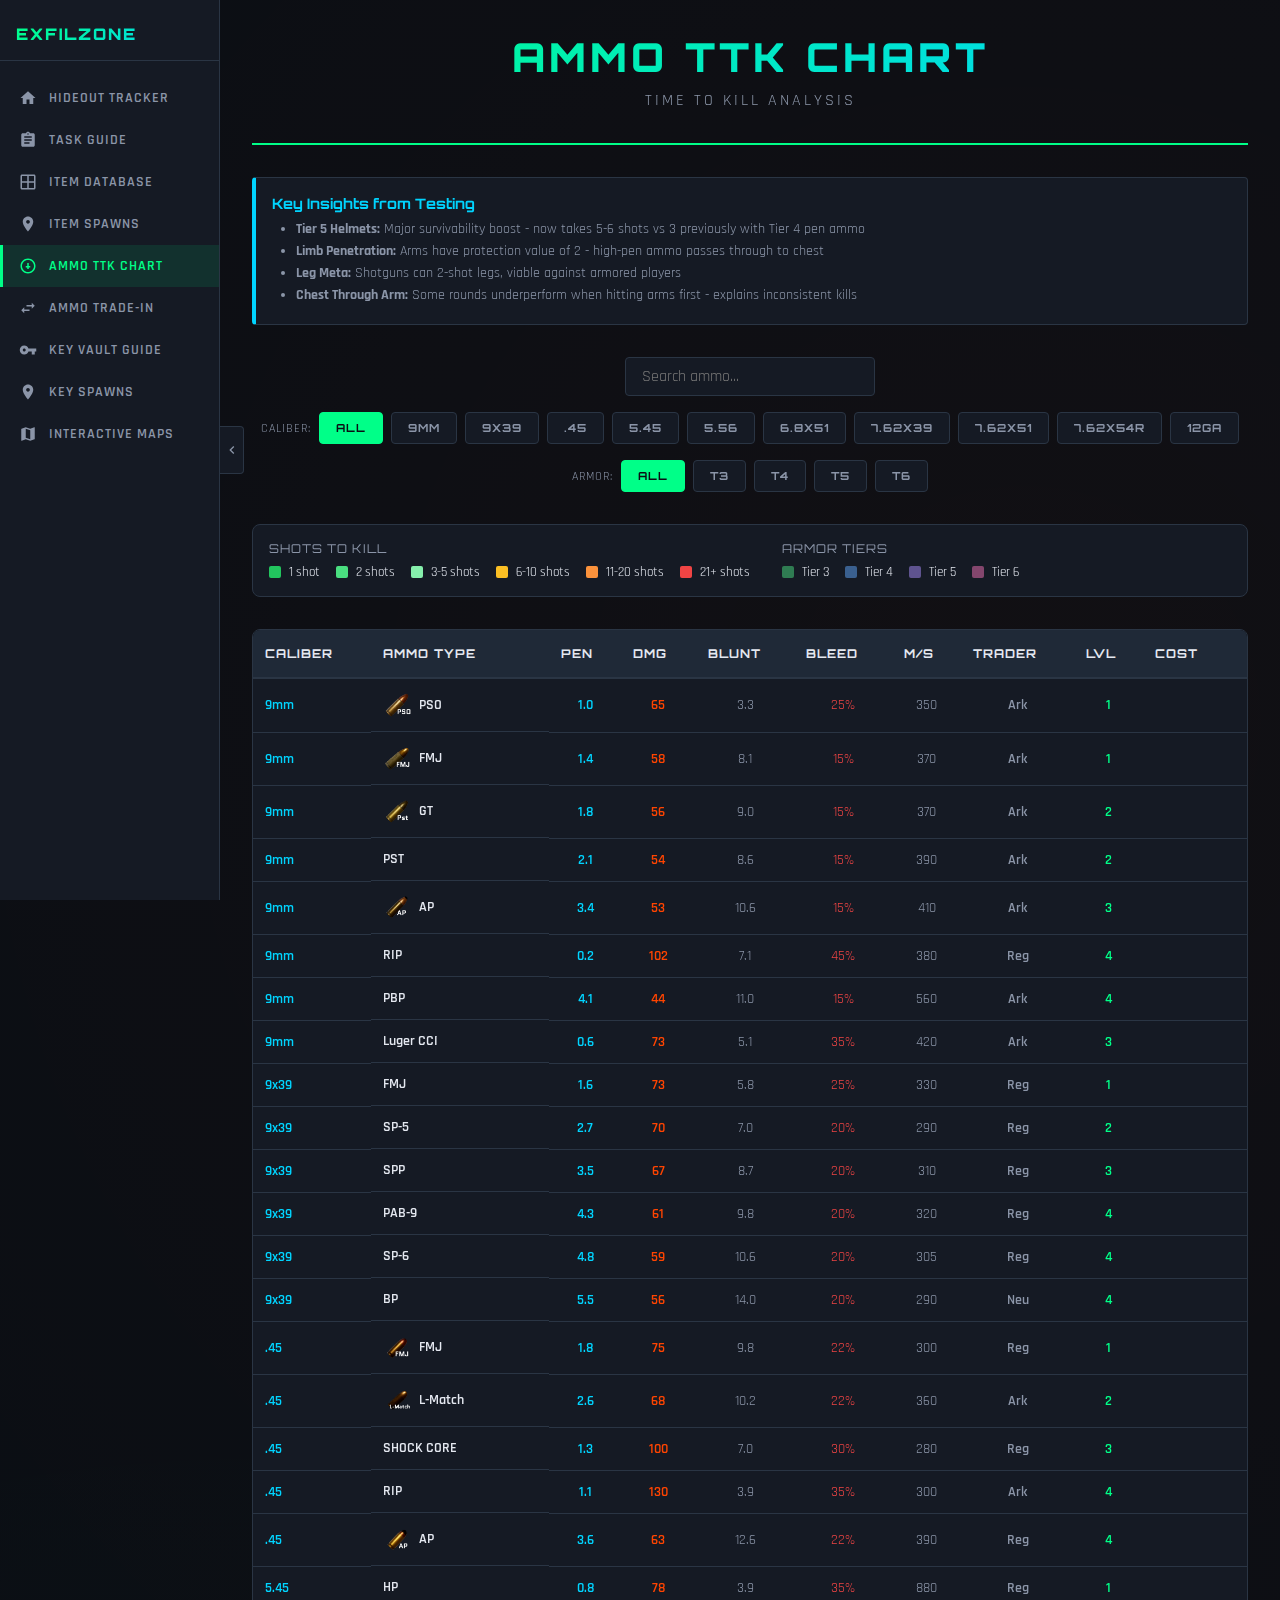
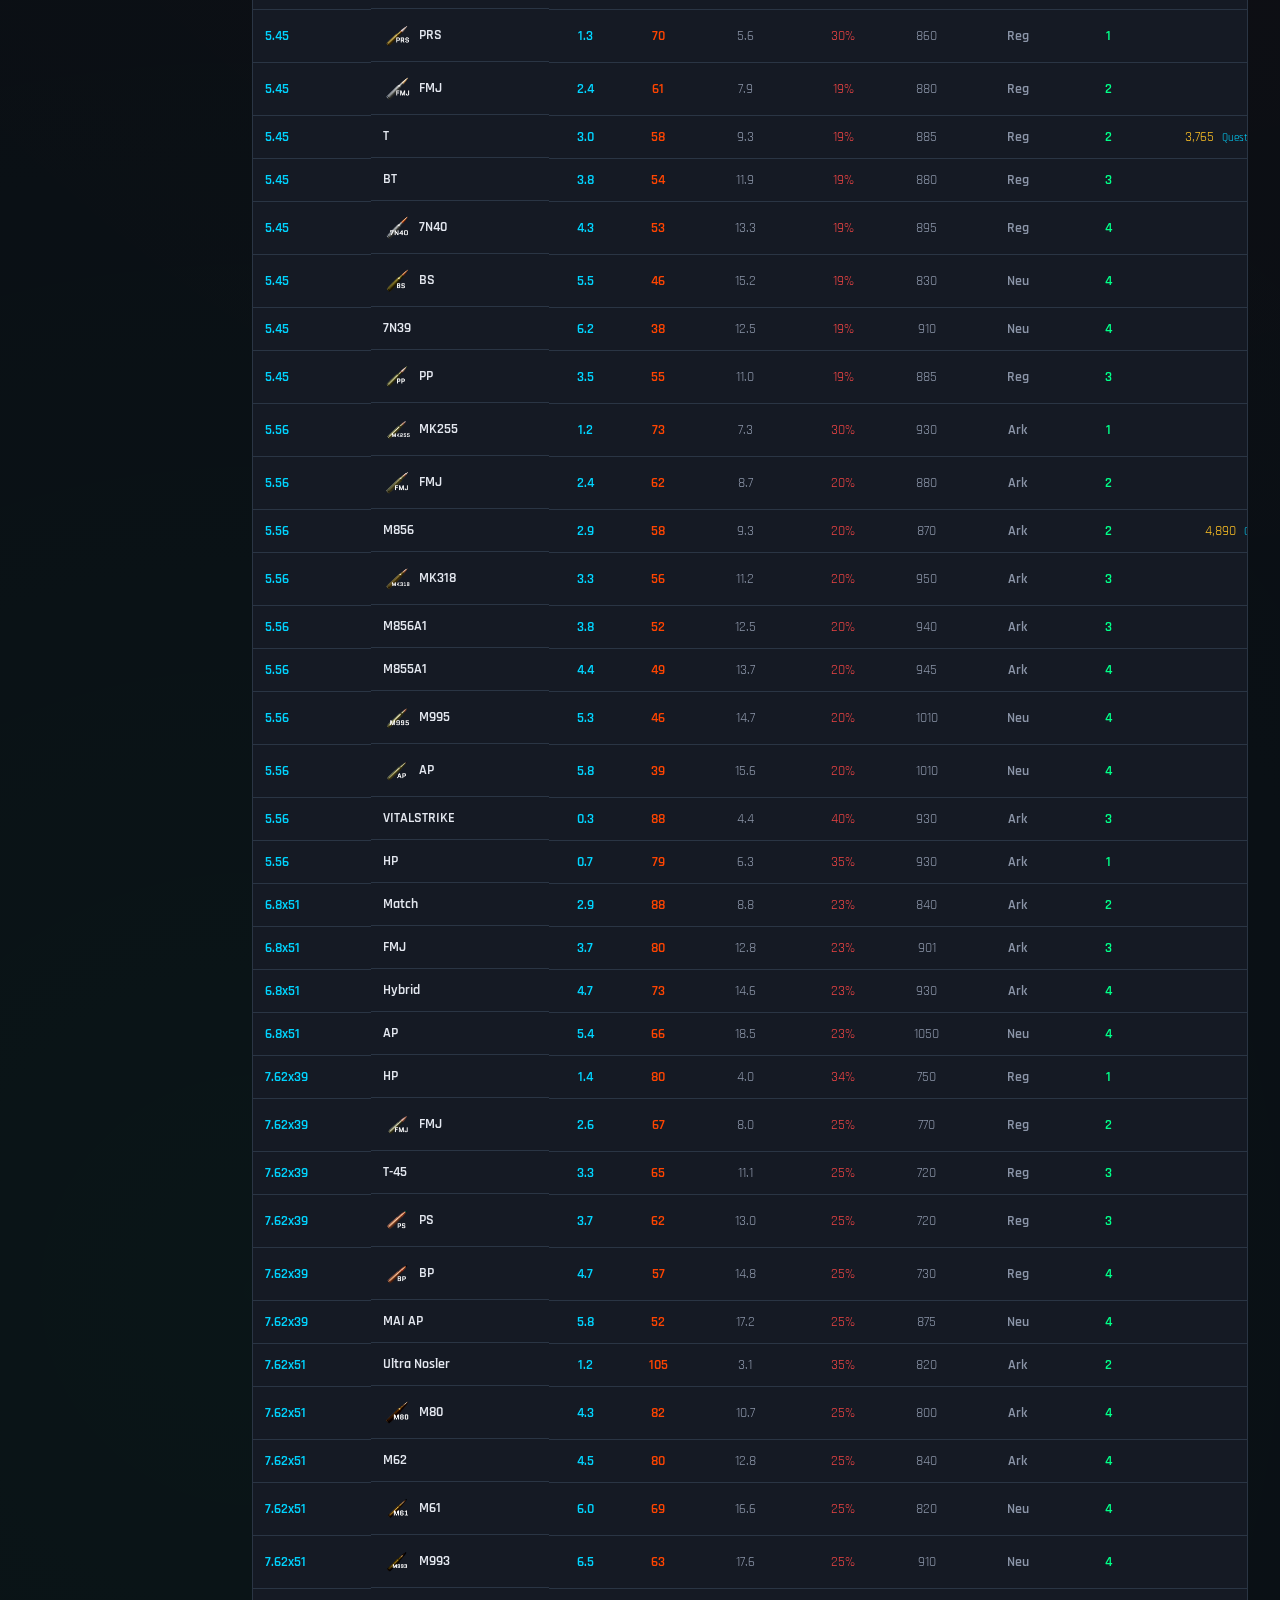
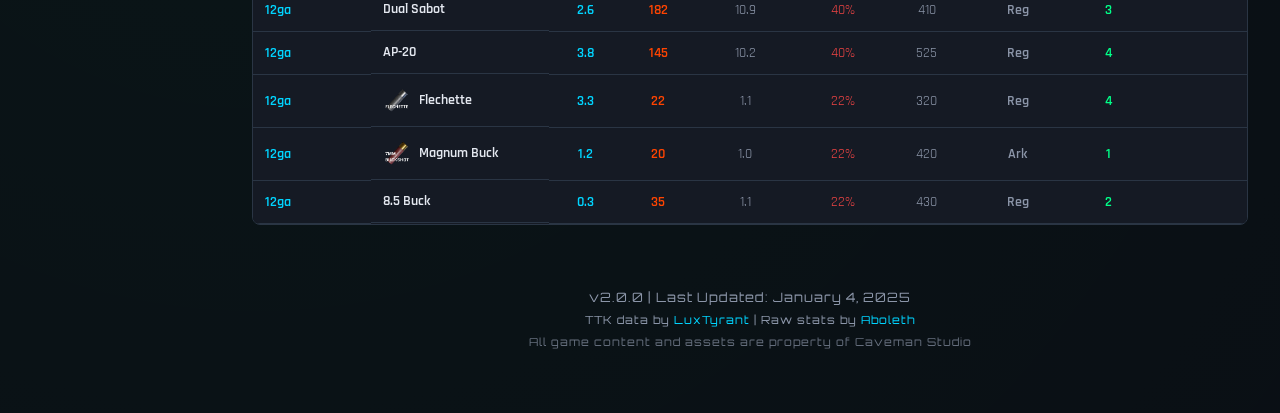
<file: ammo.html>
<!DOCTYPE html>
<html lang="en">
<head>
    <meta charset="UTF-8">
    <meta name="viewport" content="width=device-width, initial-scale=1.0">
    <link rel="icon" type="image/webp" href="Data/Items/Contractors_Showdown_ExfilZone_Household.webp">
    <title>ExfilZone Ammo TTK Chart - December Wipe</title>
    <link href="https://fonts.googleapis.com/css2?family=Orbitron:wght@400;700;900&family=Rajdhani:wght@300;400;500;600;700&display=swap" rel="stylesheet">
    <style>
        * {
            margin: 0;
            padding: 0;
            box-sizing: border-box;
        }

        :root {
            --primary: #00ff88;
            --primary-dim: #00cc6a;
            --secondary: #ff4400;
            --bg-dark: #0a0e14;
            --bg-medium: #151a24;
            --bg-light: #1f2937;
            --bg-card: #1a1f2e;
            --text-primary: #e4e8f0;
            --text-secondary: #8b95a8;
            --accent-blue: #00d4ff;
            --border: #2a3544;
            --tier3: #4ade80;
            --tier4: #60a5fa;
            --tier5: #a78bfa;
            --tier6: #f472b6;
            --sidebar-width: 220px;
        }

        body {
            font-family: 'Rajdhani', sans-serif;
            background: var(--bg-dark);
            color: var(--text-primary);
            min-height: 100vh;
            background-image:
                radial-gradient(circle at 20% 80%, rgba(0, 255, 136, 0.03) 0%, transparent 50%),
                radial-gradient(circle at 80% 20%, rgba(255, 68, 0, 0.03) 0%, transparent 50%);
        }

        /* Sidebar Navigation */
        .sidebar {
            position: fixed;
            left: 0;
            top: 0;
            width: var(--sidebar-width);
            height: 100vh;
            background: var(--bg-medium);
            border-right: 1px solid var(--border);
            padding: 1rem 0;
            z-index: 1000;
            transition: transform 0.3s ease;
            overflow-y: auto;
        }

        .sidebar.collapsed {
            transform: translateX(calc(-1 * var(--sidebar-width)));
        }

        .sidebar-header {
            padding: 0.5rem 1rem 1rem;
            border-bottom: 1px solid var(--border);
            margin-bottom: 1rem;
        }

        .sidebar-logo {
            font-family: 'Orbitron', sans-serif;
            font-size: 1rem;
            font-weight: 900;
            background: linear-gradient(135deg, var(--primary) 0%, var(--accent-blue) 100%);
            -webkit-background-clip: text;
            -webkit-text-fill-color: transparent;
            background-clip: text;
            text-transform: uppercase;
            letter-spacing: 2px;
        }

        .sidebar .nav-link {
            display: flex;
            align-items: center;
            gap: 0.75rem;
            padding: 0.75rem 1rem;
            margin: 0;
            color: var(--text-secondary);
            text-decoration: none;
            font-family: 'Rajdhani', sans-serif;
            font-size: 0.9rem;
            font-weight: 600;
            transition: all 0.2s;
            border-left: 3px solid transparent;
            border-radius: 0;
            background: transparent;
            border-top: none;
            border-right: none;
            border-bottom: none;
        }

        .sidebar .nav-link svg {
            width: 18px;
            height: 18px;
            fill: currentColor;
            flex-shrink: 0;
        }

        .sidebar .nav-link:hover {
            background: var(--bg-light);
            color: var(--text-primary);
            border-left-color: var(--accent-blue);
        }

        .sidebar .nav-link.active {
            background: rgba(0, 255, 136, 0.1);
            color: var(--primary);
            border-left-color: var(--primary);
        }

        .sidebar-toggle {
            position: fixed;
            left: var(--sidebar-width);
            top: 50%;
            transform: translateY(-50%);
            width: 24px;
            height: 48px;
            background: var(--bg-medium);
            border: 1px solid var(--border);
            border-left: none;
            border-radius: 0 4px 4px 0;
            cursor: pointer;
            z-index: 1001;
            display: flex;
            align-items: center;
            justify-content: center;
            transition: left 0.3s ease;
        }

        .sidebar-toggle:hover {
            background: var(--bg-light);
        }

        .sidebar-toggle svg {
            width: 16px;
            height: 16px;
            fill: var(--text-secondary);
            transition: transform 0.3s ease;
        }

        .sidebar.collapsed + .sidebar-toggle {
            left: 0;
        }

        .sidebar.collapsed + .sidebar-toggle svg {
            transform: rotate(180deg);
        }

        /* Main Content */
        .main-content {
            margin-left: var(--sidebar-width);
            transition: margin-left 0.3s ease;
            min-height: 100vh;
        }

        .sidebar.collapsed ~ .main-content {
            margin-left: 0;
        }

        .container {
            max-width: 1800px;
            margin: 0 auto;
            padding: 2rem;
        }

        header {
            text-align: center;
            padding-bottom: 2rem;
            margin-bottom: 2rem;
            border-bottom: 2px solid var(--primary);
        }

        h1 {
            font-family: 'Orbitron', sans-serif;
            font-size: 2.5rem;
            font-weight: 900;
            letter-spacing: 4px;
            text-transform: uppercase;
            background: linear-gradient(135deg, var(--primary) 0%, var(--accent-blue) 100%);
            -webkit-background-clip: text;
            -webkit-text-fill-color: transparent;
            background-clip: text;
            margin-bottom: 0.5rem;
        }

        .subtitle {
            font-size: 1rem;
            color: var(--text-secondary);
            text-transform: uppercase;
            letter-spacing: 3px;
        }

        .nav-link {
            display: inline-flex;
            align-items: center;
            gap: 0.5rem;
            margin-top: 1rem;
            padding: 0.5rem 1rem;
            background: var(--bg-medium);
            border: 1px solid var(--border);
            color: var(--accent-blue);
            text-decoration: none;
            font-family: 'Orbitron', sans-serif;
            font-size: 0.75rem;
            font-weight: 700;
            text-transform: uppercase;
            letter-spacing: 1px;
            border-radius: 4px;
            transition: all 0.2s;
        }

        .nav-link svg {
            width: 16px;
            height: 16px;
            fill: currentColor;
        }

        .nav-link:hover {
            border-color: var(--accent-blue);
            background: var(--bg-light);
        }

        /* Filter Section */
        .filter-section {
            display: flex;
            gap: 1rem;
            margin-bottom: 2rem;
            flex-wrap: wrap;
            align-items: center;
            justify-content: center;
        }

        .filter-group {
            display: flex;
            align-items: center;
            gap: 0.5rem;
        }

        .filter-label {
            font-size: 0.75rem;
            color: var(--text-secondary);
            text-transform: uppercase;
            letter-spacing: 1px;
        }

        .filter-btn {
            padding: 0.5rem 1rem;
            background: var(--bg-medium);
            border: 1px solid var(--border);
            color: var(--text-secondary);
            font-family: 'Orbitron', sans-serif;
            font-size: 0.7rem;
            font-weight: 700;
            text-transform: uppercase;
            letter-spacing: 1px;
            cursor: pointer;
            transition: all 0.2s;
            border-radius: 4px;
        }

        .filter-btn:hover {
            border-color: var(--primary);
            color: var(--primary);
        }

        .filter-btn.active {
            background: var(--primary);
            color: var(--bg-dark);
            border-color: var(--primary);
        }

        .search-box {
            flex: 1;
            min-width: 150px;
            max-width: 250px;
            padding: 0.5rem 1rem;
            background: var(--bg-medium);
            border: 1px solid var(--border);
            color: var(--text-primary);
            font-family: 'Rajdhani', sans-serif;
            font-size: 1rem;
            border-radius: 4px;
        }

        .search-box:focus {
            outline: none;
            border-color: var(--primary);
        }

        /* Info Panel */
        .info-panel {
            background: var(--bg-medium);
            border: 1px solid var(--border);
            border-left: 4px solid var(--accent-blue);
            padding: 1rem;
            margin-bottom: 2rem;
            border-radius: 4px;
        }

        .info-panel h3 {
            font-family: 'Orbitron', sans-serif;
            font-size: 0.9rem;
            color: var(--accent-blue);
            margin-bottom: 0.5rem;
        }

        .info-panel p {
            font-size: 0.85rem;
            color: var(--text-secondary);
            line-height: 1.5;
        }

        .info-panel ul {
            margin-top: 0.5rem;
            padding-left: 1.5rem;
            font-size: 0.85rem;
            color: var(--text-secondary);
        }

        .info-panel li {
            margin-bottom: 0.25rem;
        }

        /* Table Styles */
        .table-container {
            overflow-x: auto;
            background: var(--bg-medium);
            border: 1px solid var(--border);
            border-radius: 8px;
        }

        table {
            width: 100%;
            border-collapse: collapse;
            min-width: 1500px;
        }

        th {
            background: var(--bg-light);
            font-family: 'Orbitron', sans-serif;
            font-size: 0.75rem;
            font-weight: 700;
            text-transform: uppercase;
            letter-spacing: 1px;
            color: var(--text-primary);
            padding: 1rem 0.75rem;
            text-align: left;
            border-bottom: 2px solid var(--border);
            position: sticky;
            top: 0;
            cursor: pointer;
            transition: background 0.2s;
        }

        th:hover {
            background: var(--bg-card);
        }

        th.sorted-asc::after {
            content: ' ▲';
            color: var(--primary);
        }

        th.sorted-desc::after {
            content: ' ▼';
            color: var(--primary);
        }

        td {
            padding: 0.75rem;
            border-bottom: 1px solid var(--border);
            font-size: 0.9rem;
        }

        tr:hover {
            background: var(--bg-card);
        }

        .ammo-name {
            font-weight: 600;
            color: var(--text-primary);
            display: flex;
            align-items: center;
            gap: 0.5rem;
        }

        .ammo-icon {
            width: 28px;
            height: 28px;
            object-fit: contain;
            border-radius: 3px;
        }

        .caliber-cell {
            color: var(--accent-blue);
            font-weight: 600;
        }

        .tier-cell {
            font-family: 'Orbitron', sans-serif;
            font-weight: 700;
            padding: 0.25rem 0.5rem;
            border-radius: 3px;
            display: inline-block;
            min-width: 30px;
            text-align: center;
        }

        .tier-3 { background: rgba(74, 222, 128, 0.2); color: var(--tier3); }
        .tier-4 { background: rgba(96, 165, 250, 0.2); color: var(--tier4); }
        .tier-5 { background: rgba(167, 139, 250, 0.2); color: var(--tier5); }
        .tier-6 { background: rgba(244, 114, 182, 0.2); color: var(--tier6); }

        .shots-cell {
            font-family: 'Orbitron', sans-serif;
            font-weight: 700;
        }

        .shots-1 { color: #22c55e; }
        .shots-2 { color: #4ade80; }
        .shots-3-5 { color: #86efac; }
        .shots-6-10 { color: #fbbf24; }
        .shots-11-20 { color: #fb923c; }
        .shots-21-plus { color: #ef4444; }

        .ttk-cell {
            font-size: 0.8rem;
            color: var(--text-secondary);
        }

        .ttk-fast { color: var(--primary); }
        .ttk-medium { color: #fbbf24; }
        .ttk-slow { color: var(--secondary); }

        .rpm-cell {
            color: var(--text-secondary);
            font-size: 0.85rem;
        }

        .stat-cell {
            font-size: 0.85rem;
            color: var(--text-secondary);
            text-align: center;
        }

        .pen-cell {
            color: var(--accent-blue);
            font-weight: 600;
        }

        .dmg-cell {
            color: var(--secondary);
            font-weight: 600;
        }

        .bleed-cell {
            color: #ef4444;
        }

        .trader-cell {
            font-weight: 600;
        }

        .lvl-cell {
            color: var(--primary);
            font-weight: 600;
        }

        .cost-cell {
            color: #fbbf24;
        }

        .unlock-info {
            font-size: 0.7rem;
            color: var(--accent-blue);
            margin-left: 0.5rem;
        }

        .tier-header {
            text-align: center;
            border-left: 2px solid var(--border);
        }

        .tier-header.tier-3 { color: var(--tier3); }
        .tier-header.tier-4 { color: var(--tier4); }
        .tier-header.tier-5 { color: var(--tier5); }
        .tier-header.tier-6 { color: var(--tier6); }

        .tier-group-header {
            font-size: 0.65rem;
            padding: 0.5rem;
        }

        .tier-data {
            border-left: 2px solid var(--border);
            text-align: center;
        }

        /* Legend */
        .legend {
            display: flex;
            gap: 2rem;
            flex-wrap: wrap;
            margin-bottom: 2rem;
            padding: 1rem;
            background: var(--bg-medium);
            border: 1px solid var(--border);
            border-radius: 8px;
        }

        .legend-group {
            display: flex;
            flex-direction: column;
            gap: 0.5rem;
        }

        .legend-title {
            font-family: 'Orbitron', sans-serif;
            font-size: 0.75rem;
            color: var(--text-secondary);
            text-transform: uppercase;
            letter-spacing: 1px;
        }

        .legend-items {
            display: flex;
            gap: 1rem;
            flex-wrap: wrap;
        }

        .legend-item {
            display: flex;
            align-items: center;
            gap: 0.5rem;
            font-size: 0.8rem;
        }

        .legend-color {
            width: 12px;
            height: 12px;
            border-radius: 2px;
        }

        .version-footer {
            text-align: center;
            padding: 2rem 0;
            margin-top: 2rem;
            color: var(--text-secondary);
            font-size: 0.8rem;
            font-family: 'Orbitron', sans-serif;
            letter-spacing: 1px;
        }

        .credit {
            margin-top: 0.5rem;
            font-size: 0.7rem;
            color: var(--text-secondary);
        }

        .credit a {
            color: var(--accent-blue);
            text-decoration: none;
        }

        @media (max-width: 768px) {
            h1 { font-size: 1.75rem; }
            .container { padding: 1rem; }
            .filter-section { flex-direction: column; }
            .filter-group { flex-wrap: wrap; justify-content: center; }

            .sidebar {
                transform: translateX(calc(-1 * var(--sidebar-width)));
            }

            .sidebar.mobile-open {
                transform: translateX(0);
            }

            .sidebar-toggle {
                left: 0;
            }

            .sidebar.mobile-open + .sidebar-toggle {
                left: var(--sidebar-width);
            }

            .sidebar.mobile-open + .sidebar-toggle svg {
                transform: rotate(180deg);
            }

            .main-content {
                margin-left: 0;
            }
        }
    </style>
</head>
<body>
    <!-- Sidebar Navigation -->
    <nav class="sidebar" id="sidebar">
        <div class="sidebar-header">
            <div class="sidebar-logo">ExfilZone</div>
        </div>
        <a href="index.html" class="nav-link">
            <svg xmlns="http://www.w3.org/2000/svg" viewBox="0 0 24 24"><path d="M10 20v-6h4v6h5v-8h3L12 3 2 12h3v8z"/></svg>
            Hideout Tracker
        </a>
        <a href="tasks.html" class="nav-link">
            <svg xmlns="http://www.w3.org/2000/svg" viewBox="0 0 24 24"><path d="M19 3h-4.18C14.4 1.84 13.3 1 12 1c-1.3 0-2.4.84-2.82 2H5c-1.1 0-2 .9-2 2v14c0 1.1.9 2 2 2h14c1.1 0 2-.9 2-2V5c0-1.1-.9-2-2-2zm-7 0c.55 0 1 .45 1 1s-.45 1-1 1-1-.45-1-1 .45-1 1-1zm2 14H7v-2h7v2zm3-4H7v-2h10v2zm0-4H7V7h10v2z"/></svg>
            Task Guide
        </a>
        <a href="items.html" class="nav-link">
            <svg xmlns="http://www.w3.org/2000/svg" viewBox="0 0 24 24"><path d="M20 2H4c-1.1 0-2 .9-2 2v16c0 1.1.9 2 2 2h16c1.1 0 2-.9 2-2V4c0-1.1-.9-2-2-2zm-9 9H4V4h7v7zm9 0h-7V4h7v7zm-9 9H4v-7h7v7zm9 0h-7v-7h7v7z"/></svg>
            Item Database
        </a>
        <a href="itemspawns.html" class="nav-link">
            <svg xmlns="http://www.w3.org/2000/svg" viewBox="0 0 24 24"><path d="M12 2C8.13 2 5 5.13 5 9c0 5.25 7 13 7 13s7-7.75 7-13c0-3.87-3.13-7-7-7zm0 9.5c-1.38 0-2.5-1.12-2.5-2.5s1.12-2.5 2.5-2.5 2.5 1.12 2.5 2.5-1.12 2.5-2.5 2.5z"/></svg>
            Item Spawns
        </a>
        <a href="ammo.html" class="nav-link active">
            <svg xmlns="http://www.w3.org/2000/svg" viewBox="0 0 24 24"><path d="M12 2C6.47 2 2 6.47 2 12s4.47 10 10 10 10-4.47 10-10S17.53 2 12 2zm0 18c-4.41 0-8-3.59-8-8s3.59-8 8-8 8 3.59 8 8-3.59 8-8 8zm-1-4h2v-2h2v-2h-2V8h-2v4H9v2h2v2z"/></svg>
            Ammo TTK Chart
        </a>
        <a href="ammotradein.html" class="nav-link">
            <svg xmlns="http://www.w3.org/2000/svg" viewBox="0 0 24 24"><path d="M6.99 11L3 15l3.99 4v-3H14v-2H6.99v-3zM21 9l-3.99-4v3H10v2h7.01v3L21 9z"/></svg>
            Ammo Trade-in
        </a>
        <a href="keys.html" class="nav-link">
            <svg xmlns="http://www.w3.org/2000/svg" viewBox="0 0 24 24"><path d="M12.65 10A5.99 5.99 0 0 0 7 6c-3.31 0-6 2.69-6 6s2.69 6 6 6a5.99 5.99 0 0 0 5.65-4H17v4h4v-4h2v-4H12.65zM7 14c-1.1 0-2-.9-2-2s.9-2 2-2 2 .9 2 2-.9 2-2 2z"/></svg>
            Key Vault Guide
        </a>
        <a href="keyspawns.html" class="nav-link">
            <svg xmlns="http://www.w3.org/2000/svg" viewBox="0 0 24 24"><path d="M12 2C8.13 2 5 5.13 5 9c0 5.25 7 13 7 13s7-7.75 7-13c0-3.87-3.13-7-7-7zm0 9.5c-1.38 0-2.5-1.12-2.5-2.5s1.12-2.5 2.5-2.5 2.5 1.12 2.5 2.5-1.12 2.5-2.5 2.5z"/></svg>
            Key Spawns
        </a>
        <a href="maps.html" class="nav-link">
            <svg xmlns="http://www.w3.org/2000/svg" viewBox="0 0 24 24"><path d="M20.5 3l-.16.03L15 5.1 9 3 3.36 4.9c-.21.07-.36.25-.36.48V20.5c0 .28.22.5.5.5l.16-.03L9 18.9l6 2.1 5.64-1.9c.21-.07.36-.25.36-.48V3.5c0-.28-.22-.5-.5-.5zM15 19l-6-2.11V5l6 2.11V19z"/></svg>
            Interactive Maps
        </a>
    </nav>

    <!-- Sidebar Toggle Button -->
    <button class="sidebar-toggle" id="sidebarToggle" onclick="toggleSidebar()">
        <svg xmlns="http://www.w3.org/2000/svg" viewBox="0 0 24 24"><path d="M15.41 7.41L14 6l-6 6 6 6 1.41-1.41L10.83 12z"/></svg>
    </button>

    <!-- Main Content -->
    <div class="main-content">
        <div class="container">
            <header>
                <h1>AMMO TTK CHART</h1>
                <div class="subtitle">Time To Kill Analysis</div>
            </header>

        <div class="info-panel">
            <h3>Key Insights from Testing</h3>
            <ul>
                <li><strong>Tier 5 Helmets:</strong> Major survivability boost - now takes 5-6 shots vs 3 previously with Tier 4 pen ammo</li>
                <li><strong>Limb Penetration:</strong> Arms have protection value of 2 - high-pen ammo passes through to chest</li>
                <li><strong>Leg Meta:</strong> Shotguns can 2-shot legs, viable against armored players</li>
                <li><strong>Chest Through Arm:</strong> Some rounds underperform when hitting arms first - explains inconsistent kills</li>
            </ul>
        </div>

        <div class="filter-section">
            <input type="text" class="search-box" id="searchBox" placeholder="Search ammo...">

            <div class="filter-group">
                <span class="filter-label">Caliber:</span>
                <button class="filter-btn active" onclick="filterCaliber('all')">All</button>
                <button class="filter-btn" onclick="filterCaliber('9mm')">9mm</button>
                <button class="filter-btn" onclick="filterCaliber('9x39')">9x39</button>
                <button class="filter-btn" onclick="filterCaliber('.45')">.45</button>
                <button class="filter-btn" onclick="filterCaliber('5.45')">5.45</button>
                <button class="filter-btn" onclick="filterCaliber('5.56')">5.56</button>
                <button class="filter-btn" onclick="filterCaliber('6.8')">6.8x51</button>
                <button class="filter-btn" onclick="filterCaliber('7.62x39')">7.62x39</button>
                <button class="filter-btn" onclick="filterCaliber('7.62x51')">7.62x51</button>
                <button class="filter-btn" onclick="filterCaliber('7.62x54')">7.62x54R</button>
                <button class="filter-btn" onclick="filterCaliber('12ga')">12ga</button>
            </div>

            <div class="filter-group">
                <span class="filter-label">Armor:</span>
                <button class="filter-btn active" onclick="filterTier('all')">All</button>
                <button class="filter-btn" onclick="filterTier(3)">T3</button>
                <button class="filter-btn" onclick="filterTier(4)">T4</button>
                <button class="filter-btn" onclick="filterTier(5)">T5</button>
                <button class="filter-btn" onclick="filterTier(6)">T6</button>
            </div>
        </div>

        <div class="legend">
            <div class="legend-group">
                <div class="legend-title">Shots to Kill</div>
                <div class="legend-items">
                    <div class="legend-item"><div class="legend-color" style="background: #22c55e;"></div> 1 shot</div>
                    <div class="legend-item"><div class="legend-color" style="background: #4ade80;"></div> 2 shots</div>
                    <div class="legend-item"><div class="legend-color" style="background: #86efac;"></div> 3-5 shots</div>
                    <div class="legend-item"><div class="legend-color" style="background: #fbbf24;"></div> 6-10 shots</div>
                    <div class="legend-item"><div class="legend-color" style="background: #fb923c;"></div> 11-20 shots</div>
                    <div class="legend-item"><div class="legend-color" style="background: #ef4444;"></div> 21+ shots</div>
                </div>
            </div>
            <div class="legend-group">
                <div class="legend-title">Armor Tiers</div>
                <div class="legend-items">
                    <div class="legend-item"><div class="legend-color tier-3" style="background: rgba(74, 222, 128, 0.5);"></div> Tier 3</div>
                    <div class="legend-item"><div class="legend-color tier-4" style="background: rgba(96, 165, 250, 0.5);"></div> Tier 4</div>
                    <div class="legend-item"><div class="legend-color tier-5" style="background: rgba(167, 139, 250, 0.5);"></div> Tier 5</div>
                    <div class="legend-item"><div class="legend-color tier-6" style="background: rgba(244, 114, 182, 0.5);"></div> Tier 6</div>
                </div>
            </div>
        </div>

        <div class="table-container">
            <table id="ammoTable">
                <thead id="ammoTableHead">
                </thead>
                <tbody id="ammoTableBody"></tbody>
            </table>
        </div>

        <div class="version-footer">
            v2.0.0 | Last Updated: January 4, 2025
            <div class="credit">TTK data by <a href="https://www.youtube.com/@LuxTyrantGaming" target="_blank">LuxTyrant</a> | Raw stats by <a href="https://abolethvr.substack.com">Aboleth</a></div>
            <div style="opacity: 0.7; font-size: 0.7rem; margin-top: 0.5rem;">All game content and assets are property of Caveman Studio</div>
        </div>
    </div>

    <script>
        // Aboleth raw ammo stats - Pen, Dmg, Blunt, Bleed, Velocity, Trader info (from data-jDcMI.csv)
        const abolethStats = {
            // 9mm
            "9mm|PSO": { pen: 1.00, dmg: 65, blunt: 3.25, bleed: 25, velocity: 350, trader: "Ark", lvl: 1, cost: 780 },
            "9mm|FMJ": { pen: 1.40, dmg: 58, blunt: 8.12, bleed: 15, velocity: 370, trader: "Ark", lvl: 1, cost: 1005 },
            "9mm|GT": { pen: 1.80, dmg: 56, blunt: 8.96, bleed: 15, velocity: 370, trader: "Ark", lvl: 2, cost: 1425 },
            "9mm|PST": { pen: 2.10, dmg: 54, blunt: 8.64, bleed: 15, velocity: 390, trader: "Ark", lvl: 2, cost: 2025 },
            "9mm|AP": { pen: 3.40, dmg: 53, blunt: 10.60, bleed: 15, velocity: 410, trader: "Ark", lvl: 3, cost: 5565 },
            "9mm|RIP": { pen: 0.20, dmg: 102, blunt: 7.14, bleed: 45, velocity: 380, trader: "Reg", lvl: 4, cost: 8550 },
            "9mm|PBP": { pen: 4.10, dmg: 44, blunt: 11.00, bleed: 15, velocity: 560, trader: "Ark", lvl: 4, cost: 10050 },
            "9mm|Luger CCI": { pen: 0.60, dmg: 73, blunt: 5.11, bleed: 35, velocity: 420, trader: "Ark", lvl: 3, cost: 2925 },
            // 9x39
            "9x39|FMJ": { pen: 1.60, dmg: 73, blunt: 5.84, bleed: 25, velocity: 330, trader: "Reg", lvl: 1, cost: 2250 },
            "9x39|SP-5": { pen: 2.70, dmg: 70, blunt: 7.00, bleed: 20, velocity: 290, trader: "Reg", lvl: 2, cost: 3900 },
            "9x39|SPP": { pen: 3.50, dmg: 67, blunt: 8.71, bleed: 20, velocity: 310, trader: "Reg", lvl: 3, cost: 7650 },
            "9x39|PAB-9": { pen: 4.30, dmg: 61, blunt: 9.76, bleed: 20, velocity: 320, trader: "Reg", lvl: 4, cost: 15255 },
            "9x39|SP-6": { pen: 4.80, dmg: 59, blunt: 10.62, bleed: 20, velocity: 305, trader: "Reg", lvl: 4, cost: "Trade" },
            "9x39|BP": { pen: 5.50, dmg: 56, blunt: 14.00, bleed: 20, velocity: 290, trader: "Neu", lvl: 4, cost: "Trade" },
            // .45
            ".45|FMJ": { pen: 1.80, dmg: 75, blunt: 9.75, bleed: 22, velocity: 300, trader: "Reg", lvl: 1, cost: 1725 },
            ".45|L-Match": { pen: 2.60, dmg: 68, blunt: 10.20, bleed: 22, velocity: 360, trader: "Ark", lvl: 2, cost: 2625 },
            ".45|SHOCK CORE": { pen: 1.30, dmg: 100, blunt: 7.00, bleed: 30, velocity: 280, trader: "Reg", lvl: 3, cost: 2580 },
            ".45|RIP": { pen: 1.10, dmg: 130, blunt: 3.90, bleed: 35, velocity: 300, trader: "Ark", lvl: 4, cost: 9300 },
            ".45|AP": { pen: 3.60, dmg: 63, blunt: 12.60, bleed: 22, velocity: 390, trader: "Reg", lvl: 4, cost: 9000 },
            // 5.45x39
            "5.45|HP": { pen: 0.80, dmg: 78, blunt: 3.90, bleed: 35, velocity: 880, trader: "Reg", lvl: 1, cost: 795 },
            "5.45|PRS": { pen: 1.30, dmg: 70, blunt: 5.60, bleed: 30, velocity: 860, trader: "Reg", lvl: 1, cost: 1125 },
            "5.45|FMJ": { pen: 2.40, dmg: 61, blunt: 7.93, bleed: 19, velocity: 880, trader: "Reg", lvl: 2, cost: 2505 },
            "5.45|T": { pen: 3.00, dmg: 58, blunt: 9.28, bleed: 19, velocity: 885, trader: "Reg", lvl: 2, cost: 3765, unlock: "Quest: Shotgun Shock (Regiment)" },
            "5.45|PP": { pen: 3.50, dmg: 55, blunt: 11.00, bleed: 19, velocity: 885, trader: "Reg", lvl: 3, cost: 6405 },
            "5.45|BT": { pen: 3.80, dmg: 54, blunt: 11.88, bleed: 19, velocity: 880, trader: "Reg", lvl: 3, cost: 9930 },
            "5.45|7N40": { pen: 4.30, dmg: 53, blunt: 13.25, bleed: 19, velocity: 895, trader: "Reg", lvl: 4, cost: 14940 },
            "5.45|BS": { pen: 5.50, dmg: 46, blunt: 15.18, bleed: 19, velocity: 830, trader: "Neu", lvl: 4, cost: "Trade" },
            "5.45|7N39": { pen: 6.20, dmg: 38, blunt: 12.54, bleed: 19, velocity: 910, trader: "Neu", lvl: 4, cost: "Trade" },
            // 5.56x45
            "5.56|HP": { pen: 0.70, dmg: 79, blunt: 6.32, bleed: 35, velocity: 930, trader: "Ark", lvl: 1, cost: 1080 },
            "5.56|MK255": { pen: 1.20, dmg: 73, blunt: 7.30, bleed: 30, velocity: 930, trader: "Ark", lvl: 1, cost: 1905 },
            "5.56|FMJ": { pen: 2.40, dmg: 62, blunt: 8.68, bleed: 20, velocity: 880, trader: "Ark", lvl: 2, cost: 3000 },
            "5.56|M856": { pen: 2.90, dmg: 58, blunt: 9.28, bleed: 20, velocity: 870, trader: "Ark", lvl: 2, cost: 4890, unlock: "Quest: Deterrence 3 (Ark)" },
            "5.56|MK318": { pen: 3.30, dmg: 56, blunt: 11.20, bleed: 20, velocity: 950, trader: "Ark", lvl: 3, cost: 8190 },
            "5.56|M856A1": { pen: 3.80, dmg: 52, blunt: 12.48, bleed: 20, velocity: 940, trader: "Ark", lvl: 3, cost: 9570 },
            "5.56|M855A1": { pen: 4.40, dmg: 49, blunt: 13.72, bleed: 20, velocity: 945, trader: "Ark", lvl: 4, cost: 13590 },
            "5.56|M995": { pen: 5.30, dmg: 46, blunt: 14.72, bleed: 20, velocity: 1010, trader: "Neu", lvl: 4, cost: "Trade" },
            "5.56|AP": { pen: 5.80, dmg: 39, blunt: 15.60, bleed: 20, velocity: 1010, trader: "Neu", lvl: 4, cost: "Trade" },
            "5.56|VITALSTRIKE": { pen: 0.30, dmg: 88, blunt: 4.40, bleed: 40, velocity: 930, trader: "Ark", lvl: 3, cost: 9840 },
            // 6.8x51
            "6.8x51|Match": { pen: 2.90, dmg: 88, blunt: 8.80, bleed: 23, velocity: 840, trader: "Ark", lvl: 2, cost: 7050 },
            "6.8x51|FMJ": { pen: 3.70, dmg: 80, blunt: 12.80, bleed: 23, velocity: 901, trader: "Ark", lvl: 3, cost: 9825 },
            "6.8x51|Hybrid": { pen: 4.70, dmg: 73, blunt: 14.60, bleed: 23, velocity: 930, trader: "Ark", lvl: 4, cost: 27330 },
            "6.8x51|AP": { pen: 5.40, dmg: 66, blunt: 18.48, bleed: 23, velocity: 1050, trader: "Neu", lvl: 4, cost: "Trade" },
            // 7.62x39
            "7.62x39|HP": { pen: 1.40, dmg: 80, blunt: 4.00, bleed: 34, velocity: 750, trader: "Reg", lvl: 1, cost: 1335 },
            "7.62x39|SP": { pen: 1.80, dmg: 72, blunt: 5.76, bleed: 34, velocity: 770, trader: "Reg", lvl: 1, cost: 1725 },
            "7.62x39|FMJ": { pen: 2.60, dmg: 67, blunt: 8.04, bleed: 25, velocity: 770, trader: "Reg", lvl: 2, cost: 2460 },
            "7.62x39|T-45": { pen: 3.30, dmg: 65, blunt: 11.05, bleed: 25, velocity: 720, trader: "Reg", lvl: 3, cost: 4920 },
            "7.62x39|PS": { pen: 3.70, dmg: 62, blunt: 13.02, bleed: 25, velocity: 720, trader: "Reg", lvl: 3, cost: 8880 },
            "7.62x39|PP": { pen: 4.40, dmg: 59, blunt: 15.34, bleed: 25, velocity: 730, trader: "Reg", lvl: 4, cost: 9750 },
            "7.62x39|BP": { pen: 4.70, dmg: 57, blunt: 14.82, bleed: 25, velocity: 730, trader: "Reg", lvl: 4, cost: "Trade" },
            "7.62x39|MAI AP": { pen: 5.80, dmg: 52, blunt: 17.16, bleed: 25, velocity: 875, trader: "Neu", lvl: 4, cost: "Trade" },
            // 7.62x51
            "7.62x51|HP": { pen: 1.90, dmg: 92, blunt: 4.60, bleed: 35, velocity: 770, trader: "Ark", lvl: 1, cost: 2700 },
            "7.62x51|Ultra Nosler": { pen: 1.20, dmg: 105, blunt: 3.15, bleed: 35, velocity: 820, trader: "Ark", lvl: 2, cost: 2250 },
            "7.62x51|SP": { pen: 2.50, dmg: 86, blunt: 6.88, bleed: 30, velocity: 790, trader: "Ark", lvl: 1, cost: 7350 },
            "7.62x51|FMJ": { pen: 3.60, dmg: 83, blunt: 8.30, bleed: 25, velocity: 840, trader: "Ark", lvl: 3, cost: 10275 },
            "7.62x51|M80": { pen: 4.30, dmg: 82, blunt: 10.66, bleed: 25, velocity: 800, trader: "Ark", lvl: 4, cost: 12900 },
            "7.62x51|M62": { pen: 4.50, dmg: 80, blunt: 12.80, bleed: 25, velocity: 840, trader: "Ark", lvl: 4, cost: 14625 },
            "7.62x51|M80A1": { pen: 5.30, dmg: 73, blunt: 14.60, bleed: 25, velocity: 820, trader: "Ark", lvl: 4, cost: "Trade" },
            "7.62x51|M61": { pen: 6.00, dmg: 69, blunt: 16.56, bleed: 25, velocity: 820, trader: "Neu", lvl: 4, cost: "Trade" },
            "7.62x51|M993": { pen: 6.50, dmg: 63, blunt: 17.64, bleed: 25, velocity: 910, trader: "Neu", lvl: 4, cost: "Trade" },
            // 7.62x54R
            "7.62x54R|HP": { pen: 2.10, dmg: 105, blunt: 6.30, bleed: 39, velocity: 805, trader: "Reg", lvl: 2, cost: 3150 },
            "7.62x54R|SP": { pen: 2.80, dmg: 92, blunt: 7.36, bleed: 39, velocity: 706, trader: "Reg", lvl: 1, cost: 4425 },
            "7.62x54R|FMJ": { pen: 3.40, dmg: 86, blunt: 8.60, bleed: 25, velocity: 760, trader: "Reg", lvl: 3, cost: 7440 },
            "7.62x54R|T-46M": { pen: 4.10, dmg: 85, blunt: 11.05, bleed: 25, velocity: 730, trader: "Reg", lvl: 3, cost: 10410 },
            "7.62x54R|LPS": { pen: 4.30, dmg: 84, blunt: 13.44, bleed: 25, velocity: 730, trader: "Reg", lvl: 4, cost: 13050 },
            "7.62x54R|PS": { pen: 4.60, dmg: 78, blunt: 15.60, bleed: 25, velocity: 880, trader: "Reg", lvl: 4, cost: "Trade" },
            "7.62x54R|BT": { pen: 5.50, dmg: 77, blunt: 16.94, bleed: 25, velocity: 880, trader: "Neu", lvl: 4, cost: "Trade" },
            "7.62x54R|SNB": { pen: 6.10, dmg: 75, blunt: 22.50, bleed: 25, velocity: 890, trader: "Neu", lvl: 4, cost: "Trade" },
            "7.62x54R|BS": { pen: 7.00, dmg: 72, blunt: 23.76, bleed: 25, velocity: 780, trader: "Neu", lvl: 4, cost: "Trade" },
            // 12ga
            "12ga|7mm Buck": { pen: 1.20, dmg: 20, blunt: 1.00, bleed: 22, velocity: 420, trader: "Ark", lvl: 1, cost: 705 },
            "12ga|Express": { pen: 0.30, dmg: 35, blunt: 1.05, bleed: 22, velocity: 430, trader: "Reg", lvl: 2, cost: 1125 },
            "12ga|Lead Slug": { pen: 1.50, dmg: 168, blunt: 8.40, bleed: 55, velocity: 370, trader: "Reg", lvl: 1, cost: 1320 },
            "12ga|Poleva-6u": { pen: 2.00, dmg: 150, blunt: 7.50, bleed: 40, velocity: 430, trader: "Reg", lvl: 2, cost: 1425 },
            "12ga|BMG": { pen: 2.60, dmg: 182, blunt: 10.92, bleed: 40, velocity: 410, trader: "Reg", lvl: 3, cost: 6825 },
            "12ga|Dual Sabot": { pen: 2.60, dmg: 182, blunt: 10.92, bleed: 40, velocity: 410, trader: "Reg", lvl: 3, cost: 6825 },
            "12ga|Flechette": { pen: 3.30, dmg: 22, blunt: 1.10, bleed: 22, velocity: 320, trader: "Reg", lvl: 4, cost: 9600 },
            "12ga|AP-20": { pen: 3.80, dmg: 145, blunt: 10.15, bleed: 40, velocity: 525, trader: "Reg", lvl: 4, cost: "Trade" },
            "12ga|Super HP": { pen: 0.50, dmg: 220, blunt: 6.60, bleed: 22, velocity: 594, trader: "Reg", lvl: 3, cost: 3030 },
            "12ga|RIP": { pen: 0.20, dmg: 265, blunt: 7.95, bleed: 55, velocity: 410, trader: "Neu", lvl: 4, cost: "Trade" },
            "12ga|Magnum Buck": { pen: 1.20, dmg: 20, blunt: 1.00, bleed: 22, velocity: 420, trader: "Ark", lvl: 1, cost: 705 },
            "12ga|8.5 Buck": { pen: 0.30, dmg: 35, blunt: 1.05, bleed: 22, velocity: 430, trader: "Reg", lvl: 2, cost: 1125 },
        };

        // Ammo images mapping
        const ammoImages = {
            // 9mm
            "9mm|FMJ": "Images/Ammos/9x19mm_FMJ.png",
            "9mm|AP": "Images/Ammos/9x19mm_APV1.png",
            "9mm|PSO": "Images/Ammos/9x19mm_Hpv1.png",
            "9mm|GT": "Images/Ammos/9x19mm_tracer.png",
            // .45 ACP
            ".45|FMJ": "Images/Ammos/45acp_FMJ.png",
            ".45|AP": "Images/Ammos/45acp_APV1.png",
            ".45|L-Match": "Images/Ammos/45acp_L-Match.png",
            // 5.45x39
            "5.45|FMJ": "Images/Ammos/545x39mm_FMJ.png",
            "5.45|PP": "Images/Ammos/545x39mm_PP.png",
            "5.45|BS": "Images/Ammos/545x39mm_BS.png",
            "5.45|7N40": "Images/Ammos/545x39mm_7N40.png",
            "5.45|PRS": "Images/Ammos/545x39mm_PRS.png",
            // 5.56x45
            "5.56|FMJ": "Images/Ammos/556X45_FMJ.png",
            "5.56|MK255": "Images/Ammos/556X45_MK255.png",
            "5.56|MK318": "Images/Ammos/556X45_MK318.png",
            "5.56|M995": "Images/Ammos/556X45_M995.png",
            "5.56|AP": "Images/Ammos/556X45_AP.png",
            // 6.8x51
            "6.8|FMJ": "Images/Ammos/105px-68x51mm_FMJ.webp",
            "6.8|Hybrid": "Images/Ammos/68x51mm_APV1.png",
            // 7.62x39
            "7.62x39|FMJ": "Images/Ammos/762x39mm_FMJ.png",
            "7.62x39|SP": "Images/Ammos/762x39mm_SP.png",
            "7.62x39|PS": "Images/Ammos/105px-762x39mm_PS.webp",
            "7.62x39|BP": "Images/Ammos/762x39mm_BP.png",
            "7.62x39|AP": "Images/Ammos/105px-762x39mm_AP.webp",
            // 7.62x51
            "7.62x51|FMJ": "Images/Ammos/762x51mm_FMJ.png",
            "7.62x51|SP": "Images/Ammos/762x51mm_SP.png",
            "7.62x51|M80": "Images/Ammos/762x51mm_M80.png",
            "7.62x51|M61": "Images/Ammos/762x51mm_M61.png",
            "7.62x51|M993": "Images/Ammos/762x51mm_M993.png",
            // 7.62x54R
            "7.62x54R|FMJ": "Images/Ammos/105px-762x54r_FMJ.webp",
            "7.62x54R|HP": "Images/Ammos/762x54r_hp.png",
            "7.62x54R|LPS": "Images/Ammos/762x54r_lps.png",
            "7.62x54R|PS": "Images/Ammos/762x54r_Ps.png",
            "7.62x54R|SNB": "Images/Ammos/762x54r_SNB.png",
            // 12ga
            "12ga|AP20": "Images/Ammos/12ga_SLUG_AP.png",
            "12ga|BMG": "Images/Ammos/12ga_SLUG_HP.png",
            "12ga|Flechette": "Images/Ammos/12ga_BUCK_AP.png",
            "12ga|Magnum Buck": "Images/Ammos/12ga_BUCK_HP.png"
        };

        function getAmmoImage(caliber, ammo) {
            const key = `${caliber}|${ammo}`;
            const imagePath = ammoImages[key];
            if (imagePath) {
                return `<img src="${imagePath}" class="ammo-icon" alt="${ammo}" title="${caliber} ${ammo}" onerror="this.style.display='none'">`;
            }
            return '';
        }

        const ammoData = [
            // 9mm
            { caliber: "9mm", ammo: "PSO", tier: 3, head: 19, chest: 29, arm: 10, leg: 8, rpm: 1000 },
            { caliber: "9mm", ammo: "PSO", tier: 4, head: 21, chest: 40, arm: 10, leg: 8, rpm: 1000 },
            { caliber: "9mm", ammo: "PSO", tier: 5, head: 24, chest: 55, arm: 82, leg: 8, rpm: 1000 },
            { caliber: "9mm", ammo: "PSO", tier: 6, head: 31, chest: 108, arm: 152, leg: 10, rpm: 1000 },
            { caliber: "9mm", ammo: "FMJ", tier: 3, head: 9, chest: 12, arm: 11, leg: 8, rpm: 1000 },
            { caliber: "9mm", ammo: "FMJ", tier: 4, head: 9, chest: 21, arm: 11, leg: 8, rpm: 1000 },
            { caliber: "9mm", ammo: "FMJ", tier: 5, head: 13, chest: 28, arm: 44, leg: 8, rpm: 1000 },
            { caliber: "9mm", ammo: "FMJ", tier: 6, head: 16, chest: 52, arm: 78, leg: 12, rpm: 1000 },
            { caliber: "9mm", ammo: "GT", tier: 3, head: 6, chest: 10, arm: 11, leg: 9, rpm: 1000 },
            { caliber: "9mm", ammo: "GT", tier: 4, head: 8, chest: 16, arm: 11, leg: 9, rpm: 1000 },
            { caliber: "9mm", ammo: "GT", tier: 5, head: 11, chest: 23, arm: 37, leg: 9, rpm: 1000 },
            { caliber: "9mm", ammo: "GT", tier: 6, head: 13, chest: 43, arm: 61, leg: 12, rpm: 1000 },
            { caliber: "9mm", ammo: "PST", tier: 3, head: 5, chest: 9, arm: 12, leg: 9, rpm: 1000 },
            { caliber: "9mm", ammo: "PST", tier: 4, head: 8, chest: 14, arm: 12, leg: 9, rpm: 1000 },
            { caliber: "9mm", ammo: "PST", tier: 5, head: 9, chest: 20, arm: 33, leg: 9, rpm: 1000 },
            { caliber: "9mm", ammo: "PST", tier: 6, head: 11, chest: 37, arm: 53, leg: 13, rpm: 1000 },
            { caliber: "9mm", ammo: "AP", tier: 3, head: 1, chest: 2, arm: 11, leg: 9, rpm: 1000 },
            { caliber: "9mm", ammo: "AP", tier: 4, head: 5, chest: 9, arm: 11, leg: 9, rpm: 1000 },
            { caliber: "9mm", ammo: "AP", tier: 5, head: 7, chest: 15, arm: 16, leg: 9, rpm: 1000 },
            { caliber: "9mm", ammo: "AP", tier: 6, head: 9, chest: 28, arm: 15, leg: 13, rpm: 1000 },
            { caliber: "9mm", ammo: "RIP", tier: 3, head: 12, chest: 24, arm: 6, leg: 5, rpm: 1000 },
            { caliber: "9mm", ammo: "RIP", tier: 4, head: 10, chest: 26, arm: 6, leg: 5, rpm: 1000 },
            { caliber: "9mm", ammo: "RIP", tier: 5, head: 16, chest: 51, arm: 121, leg: 5, rpm: 1000 },
            { caliber: "9mm", ammo: "RIP", tier: 6, head: 20, chest: 59, arm: 121, leg: 7, rpm: 1000 },
            { caliber: "9mm", ammo: "PBP", tier: 3, head: 1, chest: 2, arm: 9, leg: 11, rpm: 1000 },
            { caliber: "9mm", ammo: "PBP", tier: 4, head: 1, chest: 3, arm: 13, leg: 11, rpm: 1000 },
            { caliber: "9mm", ammo: "PBP", tier: 5, head: 6, chest: 12, arm: 14, leg: 11, rpm: 1000 },
            { caliber: "9mm", ammo: "PBP", tier: 6, head: 7, chest: 22, arm: 14, leg: 15, rpm: 1000 },
            { caliber: "9mm", ammo: "Luger CCI", tier: 3, head: 15, chest: 20, arm: 9, leg: 7, rpm: 1000 },
            { caliber: "9mm", ammo: "Luger CCI", tier: 4, head: 14, chest: 28, arm: 9, leg: 7, rpm: 1000 },
            { caliber: "9mm", ammo: "Luger CCI", tier: 5, head: 17, chest: 38, arm: 59, leg: 7, rpm: 1000 },
            { caliber: "9mm", ammo: "Luger CCI", tier: 6, head: 22, chest: 74, arm: 105, leg: 9, rpm: 1000 },
            // 9x39
            { caliber: "9x39", ammo: "FMJ", tier: 3, head: 10, chest: 16, arm: 9, leg: 7, rpm: 900 },
            { caliber: "9x39", ammo: "FMJ", tier: 4, head: 12, chest: 25, arm: 9, leg: 7, rpm: 900 },
            { caliber: "9x39", ammo: "FMJ", tier: 5, head: 16, chest: 35, arm: 52, leg: 7, rpm: 900 },
            { caliber: "9x39", ammo: "FMJ", tier: 6, head: 20, chest: 68, arm: 93, leg: 10, rpm: 900 },
            { caliber: "9x39", ammo: "SP-5", tier: 3, head: 4, chest: 6, arm: 9, leg: 7, rpm: 900 },
            { caliber: "9x39", ammo: "SP-5", tier: 4, head: 9, chest: 15, arm: 9, leg: 7, rpm: 900 },
            { caliber: "9x39", ammo: "SP-5", tier: 5, head: 11, chest: 23, arm: 32, leg: 7, rpm: 900 },
            { caliber: "9x39", ammo: "SP-5", tier: 6, head: 14, chest: 47, arm: 46, leg: 10, rpm: 900 },
            { caliber: "9x39", ammo: "SPP", tier: 3, head: 1, chest: 2, arm: 9, leg: 7, rpm: 900 },
            { caliber: "9x39", ammo: "SPP", tier: 4, head: 5, chest: 8, arm: 9, leg: 7, rpm: 900 },
            { caliber: "9x39", ammo: "SPP", tier: 5, head: 9, chest: 18, arm: 12, leg: 7, rpm: 900 },
            { caliber: "9x39", ammo: "SPP", tier: 6, head: 11, chest: 35, arm: 12, leg: 10, rpm: 900 },
            { caliber: "9x39", ammo: "PAB-9", tier: 3, head: 1, chest: 2, arm: 8, leg: 8, rpm: 900 },
            { caliber: "9x39", ammo: "PAB-9", tier: 4, head: 1, chest: 2, arm: 6, leg: 8, rpm: 900 },
            { caliber: "9x39", ammo: "PAB-9", tier: 5, head: 7, chest: 14, arm: 11, leg: 8, rpm: 900 },
            { caliber: "9x39", ammo: "PAB-9", tier: 6, head: 9, chest: 30, arm: 11, leg: 11, rpm: 900 },
            { caliber: "9x39", ammo: "SP-6", tier: 3, head: 1, chest: 2, arm: 5, leg: 8, rpm: 900 },
            { caliber: "9x39", ammo: "SP-6", tier: 4, head: 1, chest: 2, arm: 10, leg: 8, rpm: 900 },
            { caliber: "9x39", ammo: "SP-6", tier: 5, head: 6, chest: 10, arm: 11, leg: 8, rpm: 900 },
            { caliber: "9x39", ammo: "SP-6", tier: 6, head: 7, chest: 24, arm: 11, leg: 12, rpm: 900 },
            { caliber: "9x39", ammo: "BP", tier: 3, head: 1, chest: 2, arm: 3, leg: 9, rpm: 900 },
            { caliber: "9x39", ammo: "BP", tier: 4, head: 1, chest: 2, arm: 10, leg: 9, rpm: 900 },
            { caliber: "9x39", ammo: "BP", tier: 5, head: 1, chest: 2, arm: 11, leg: 9, rpm: 900 },
            { caliber: "9x39", ammo: "BP", tier: 6, head: 5, chest: 14, arm: 12, leg: 12, rpm: 900 },
            // .45
            { caliber: ".45", ammo: "FMJ", tier: 3, head: 9, chest: 14, arm: 9, leg: 7, rpm: 1000 },
            { caliber: ".45", ammo: "FMJ", tier: 4, head: 8, chest: 20, arm: 9, leg: 7, rpm: 1000 },
            { caliber: ".45", ammo: "FMJ", tier: 5, head: 12, chest: 32, arm: 47, leg: 7, rpm: 1000 },
            { caliber: ".45", ammo: "FMJ", tier: 6, head: 15, chest: 44, arm: 82, leg: 9, rpm: 1000 },
            { caliber: ".45", ammo: "L-Match", tier: 3, head: 4, chest: 6, arm: 9, leg: 7, rpm: 1000 },
            { caliber: ".45", ammo: "L-Match", tier: 4, head: 7, chest: 12, arm: 9, leg: 7, rpm: 1000 },
            { caliber: ".45", ammo: "L-Match", tier: 5, head: 9, chest: 19, arm: 28, leg: 7, rpm: 1000 },
            { caliber: ".45", ammo: "L-Match", tier: 6, head: 11, chest: 37, arm: 42, leg: 9, rpm: 1000 },
            { caliber: ".45", ammo: "SHOCK CORE", tier: 3, head: 12, chest: 17, arm: 7, leg: 5, rpm: 1000 },
            { caliber: ".45", ammo: "SHOCK CORE", tier: 4, head: 10, chest: 26, arm: 7, leg: 5, rpm: 1000 },
            { caliber: ".45", ammo: "SHOCK CORE", tier: 5, head: 16, chest: 36, arm: 52, leg: 5, rpm: 1000 },
            { caliber: ".45", ammo: "SHOCK CORE", tier: 6, head: 20, chest: 61, arm: 97, leg: 7, rpm: 1000 },
            { caliber: ".45", ammo: "RIP", tier: 3, head: 16, chest: 23, arm: 5, leg: 4, rpm: 1000 },
            { caliber: ".45", ammo: "RIP", tier: 4, head: 18, chest: 34, arm: 5, leg: 4, rpm: 1000 },
            { caliber: ".45", ammo: "RIP", tier: 5, head: 21, chest: 46, arm: 67, leg: 4, rpm: 1000 },
            { caliber: ".45", ammo: "RIP", tier: 6, head: 27, chest: 90, arm: 126, leg: 6, rpm: 1000 },
            { caliber: ".45", ammo: "AP", tier: 3, head: 1, chest: 2, arm: 9, leg: 8, rpm: 1000 },
            { caliber: ".45", ammo: "AP", tier: 4, head: 4, chest: 7, arm: 10, leg: 8, rpm: 1000 },
            { caliber: ".45", ammo: "AP", tier: 5, head: 7, chest: 14, arm: 12, leg: 8, rpm: 1000 },
            { caliber: ".45", ammo: "AP", tier: 6, head: 8, chest: 26, arm: 12, leg: 11, rpm: 1000 },
            // 5.45
            { caliber: "5.45", ammo: "HP", tier: 3, head: 15, chest: 22, arm: 8, leg: 6, rpm: 680 },
            { caliber: "5.45", ammo: "HP", tier: 4, head: 17, chest: 31, arm: 8, leg: 6, rpm: 680 },
            { caliber: "5.45", ammo: "HP", tier: 5, head: 19, chest: 42, arm: 64, leg: 6, rpm: 680 },
            { caliber: "5.45", ammo: "HP", tier: 6, head: 24, chest: 83, arm: 119, leg: 9, rpm: 680 },
            { caliber: "5.45", ammo: "PRS", tier: 3, head: 10, chest: 15, arm: 9, leg: 7, rpm: 680 },
            { caliber: "5.45", ammo: "PRS", tier: 4, head: 12, chest: 22, arm: 9, leg: 7, rpm: 680 },
            { caliber: "5.45", ammo: "PRS", tier: 5, head: 14, chest: 30, arm: 46, leg: 7, rpm: 680 },
            { caliber: "5.45", ammo: "PRS", tier: 6, head: 17, chest: 59, arm: 81, leg: 10, rpm: 680 },
            { caliber: "5.45", ammo: "FMJ", tier: 3, head: 5, chest: 8, arm: 10, leg: 8, rpm: 680 },
            { caliber: "5.45", ammo: "FMJ", tier: 4, head: 9, chest: 14, arm: 10, leg: 8, rpm: 680 },
            { caliber: "5.45", ammo: "FMJ", tier: 5, head: 11, chest: 22, arm: 32, leg: 8, rpm: 680 },
            { caliber: "5.45", ammo: "FMJ", tier: 6, head: 13, chest: 43, arm: 49, leg: 11, rpm: 680 },
            { caliber: "5.45", ammo: "T", tier: 3, head: 1, chest: 2, arm: 10, leg: 8, rpm: 680 },
            { caliber: "5.45", ammo: "T", tier: 4, head: 7, chest: 12, arm: 10, leg: 8, rpm: 680 },
            { caliber: "5.45", ammo: "T", tier: 5, head: 9, chest: 19, arm: 16, leg: 8, rpm: 680 },
            { caliber: "5.45", ammo: "T", tier: 6, head: 11, chest: 37, arm: 15, leg: 11, rpm: 680 },
            { caliber: "5.45", ammo: "BT", tier: 3, head: 1, chest: 2, arm: 10, leg: 9, rpm: 680 },
            { caliber: "5.45", ammo: "BT", tier: 4, head: 3, chest: 3, arm: 10, leg: 9, rpm: 680 },
            { caliber: "5.45", ammo: "BT", tier: 5, head: 7, chest: 14, arm: 12, leg: 9, rpm: 680 },
            { caliber: "5.45", ammo: "BT", tier: 6, head: 8, chest: 26, arm: 12, leg: 12, rpm: 680 },
            { caliber: "5.45", ammo: "7N40", tier: 3, head: 1, chest: 2, arm: 8, leg: 9, rpm: 680 },
            { caliber: "5.45", ammo: "7N40", tier: 4, head: 1, chest: 2, arm: 10, leg: 9, rpm: 680 },
            { caliber: "5.45", ammo: "7N40", tier: 5, head: 6, chest: 11, arm: 11, leg: 9, rpm: 680 },
            { caliber: "5.45", ammo: "7N40", tier: 6, head: 7, chest: 21, arm: 11, leg: 12, rpm: 680 },
            { caliber: "5.45", ammo: "BS", tier: 3, head: 1, chest: 2, arm: 3, leg: 10, rpm: 680 },
            { caliber: "5.45", ammo: "BS", tier: 4, head: 1, chest: 2, arm: 8, leg: 10, rpm: 680 },
            { caliber: "5.45", ammo: "BS", tier: 5, head: 1, chest: 3, arm: 12, leg: 10, rpm: 680 },
            { caliber: "5.45", ammo: "BS", tier: 6, head: 4, chest: 13, arm: 13, leg: 14, rpm: 680 },
            { caliber: "5.45", ammo: "7N39", tier: 3, head: 1, chest: 3, arm: 3, leg: 12, rpm: 680 },
            { caliber: "5.45", ammo: "7N39", tier: 4, head: 1, chest: 3, arm: 4, leg: 12, rpm: 680 },
            { caliber: "5.45", ammo: "7N39", tier: 5, head: 1, chest: 3, arm: 12, leg: 12, rpm: 680 },
            { caliber: "5.45", ammo: "7N39", tier: 6, head: 2, chest: 3, arm: 15, leg: 17, rpm: 680 },
            { caliber: "5.45", ammo: "PP", tier: 3, head: 1, chest: 2, arm: 10, leg: 9, rpm: 680 },
            { caliber: "5.45", ammo: "PP", tier: 4, head: 5, chest: 9, arm: 10, leg: 9, rpm: 680 },
            { caliber: "5.45", ammo: "PP", tier: 5, head: 8, chest: 17, arm: 13, leg: 9, rpm: 680 },
            { caliber: "5.45", ammo: "PP", tier: 6, head: 10, chest: 33, arm: 13, leg: 12, rpm: 680 },
            // 5.56
            { caliber: "5.56", ammo: "MK255", tier: 3, head: 10, chest: 14, arm: 9, leg: 7, rpm: 850 },
            { caliber: "5.56", ammo: "MK255", tier: 4, head: 9, chest: 21, arm: 9, leg: 7, rpm: 850 },
            { caliber: "5.56", ammo: "MK255", tier: 5, head: 13, chest: 29, arm: 44, leg: 7, rpm: 850 },
            { caliber: "5.56", ammo: "MK255", tier: 6, head: 17, chest: 54, arm: 84, leg: 9, rpm: 850 },
            { caliber: "5.56", ammo: "FMJ", tier: 3, head: 5, chest: 8, arm: 10, leg: 8, rpm: 850 },
            { caliber: "5.56", ammo: "FMJ", tier: 4, head: 8, chest: 15, arm: 10, leg: 8, rpm: 850 },
            { caliber: "5.56", ammo: "FMJ", tier: 5, head: 10, chest: 22, arm: 32, leg: 8, rpm: 850 },
            { caliber: "5.56", ammo: "FMJ", tier: 6, head: 13, chest: 42, arm: 52, leg: 11, rpm: 850 },
            { caliber: "5.56", ammo: "M856", tier: 3, head: 3, chest: 4, arm: 10, leg: 8, rpm: 850 },
            { caliber: "5.56", ammo: "M856", tier: 4, head: 6, chest: 13, arm: 10, leg: 8, rpm: 850 },
            { caliber: "5.56", ammo: "M856", tier: 5, head: 9, chest: 19, arm: 20, leg: 8, rpm: 850 },
            { caliber: "5.56", ammo: "M856", tier: 6, head: 11, chest: 37, arm: 21, leg: 11, rpm: 850 },
            { caliber: "5.56", ammo: "MK318", tier: 3, head: 1, chest: 2, arm: 10, leg: 8, rpm: 850 },
            { caliber: "5.56", ammo: "MK318", tier: 4, head: 5, chest: 10, arm: 10, leg: 8, rpm: 850 },
            { caliber: "5.56", ammo: "MK318", tier: 5, head: 8, chest: 17, arm: 14, leg: 8, rpm: 850 },
            { caliber: "5.56", ammo: "MK318", tier: 6, head: 10, chest: 33, arm: 14, leg: 12, rpm: 850 },
            { caliber: "5.56", ammo: "M856A1", tier: 3, head: 1, chest: 2, arm: 10, leg: 9, rpm: 850 },
            { caliber: "5.56", ammo: "M856A1", tier: 4, head: 3, chest: 6, arm: 10, leg: 9, rpm: 850 },
            { caliber: "5.56", ammo: "M856A1", tier: 5, head: 8, chest: 14, arm: 12, leg: 9, rpm: 850 },
            { caliber: "5.56", ammo: "M856A1", tier: 6, head: 8, chest: 27, arm: 12, leg: 13, rpm: 850 },
            { caliber: "5.56", ammo: "M855A1", tier: 3, head: 1, chest: 2, arm: 8, leg: 10, rpm: 850 },
            { caliber: "5.56", ammo: "M855A1", tier: 4, head: 1, chest: 2, arm: 11, leg: 10, rpm: 850 },
            { caliber: "5.56", ammo: "M855A1", tier: 5, head: 6, chest: 12, arm: 12, leg: 10, rpm: 850 },
            { caliber: "5.56", ammo: "M855A1", tier: 6, head: 7, chest: 23, arm: 12, leg: 13, rpm: 850 },
            { caliber: "5.56", ammo: "M995", tier: 3, head: 1, chest: 2, arm: 3, leg: 10, rpm: 850 },
            { caliber: "5.56", ammo: "M995", tier: 4, head: 1, chest: 2, arm: 10, leg: 10, rpm: 850 },
            { caliber: "5.56", ammo: "M995", tier: 5, head: 2, chest: 3, arm: 13, leg: 10, rpm: 850 },
            { caliber: "5.56", ammo: "M995", tier: 6, head: 5, chest: 15, arm: 13, leg: 14, rpm: 850 },
            { caliber: "5.56", ammo: "AP", tier: 3, head: 1, chest: 3, arm: 4, leg: 12, rpm: 850 },
            { caliber: "5.56", ammo: "AP", tier: 4, head: 1, chest: 3, arm: 6, leg: 12, rpm: 850 },
            { caliber: "5.56", ammo: "AP", tier: 5, head: 1, chest: 3, arm: 13, leg: 12, rpm: 850 },
            { caliber: "5.56", ammo: "AP", tier: 6, head: 3, chest: 9, arm: 15, leg: 17, rpm: 850 },
            { caliber: "5.56", ammo: "VITALSTRIKE", tier: 3, head: 19, chest: 36, arm: 7, leg: 6, rpm: 850 },
            { caliber: "5.56", ammo: "VITALSTRIKE", tier: 4, head: 15, chest: 40, arm: 7, leg: 6, rpm: 850 },
            { caliber: "5.56", ammo: "VITALSTRIKE", tier: 5, head: 25, chest: 76, arm: 109, leg: 6, rpm: 850 },
            { caliber: "5.56", ammo: "VITALSTRIKE", tier: 6, head: 30, chest: 90, arm: 186, leg: 8, rpm: 850 },
            { caliber: "5.56", ammo: "HP", tier: 3, head: 13, chest: 20, arm: 8, leg: 6, rpm: 850 },
            { caliber: "5.56", ammo: "HP", tier: 4, head: 11, chest: 28, arm: 8, leg: 6, rpm: 850 },
            { caliber: "5.56", ammo: "HP", tier: 5, head: 18, chest: 42, arm: 62, leg: 6, rpm: 850 },
            { caliber: "5.56", ammo: "HP", tier: 6, head: 21, chest: 66, arm: 114, leg: 9, rpm: 850 },
            // 6.8x51
            { caliber: "6.8x51", ammo: "Match", tier: 3, head: 2, chest: 3, arm: 7, leg: 6, rpm: 780 },
            { caliber: "6.8x51", ammo: "Match", tier: 4, head: 6, chest: 11, arm: 7, leg: 6, rpm: 780 },
            { caliber: "6.8x51", ammo: "Match", tier: 5, head: 8, chest: 17, arm: 17, leg: 6, rpm: 780 },
            { caliber: "6.8x51", ammo: "Match", tier: 6, head: 10, chest: 33, arm: 16, leg: 8, rpm: 780 },
            { caliber: "6.8x51", ammo: "FMJ", tier: 3, head: 1, chest: 2, arm: 7, leg: 6, rpm: 780 },
            { caliber: "6.8x51", ammo: "FMJ", tier: 4, head: 3, chest: 6, arm: 8, leg: 6, rpm: 780 },
            { caliber: "6.8x51", ammo: "FMJ", tier: 5, head: 7, chest: 13, arm: 10, leg: 6, rpm: 780 },
            { caliber: "6.8x51", ammo: "FMJ", tier: 6, head: 8, chest: 26, arm: 10, leg: 9, rpm: 780 },
            { caliber: "6.8x51", ammo: "Hybrid", tier: 3, head: 1, chest: 2, arm: 6, leg: 7, rpm: 780 },
            { caliber: "6.8x51", ammo: "Hybrid", tier: 4, head: 1, chest: 2, arm: 9, leg: 7, rpm: 780 },
            { caliber: "6.8x51", ammo: "Hybrid", tier: 5, head: 5, chest: 10, arm: 10, leg: 7, rpm: 780 },
            { caliber: "6.8x51", ammo: "Hybrid", tier: 6, head: 6, chest: 20, arm: 10, leg: 10, rpm: 780 },
            { caliber: "6.8x51", ammo: "AP", tier: 3, head: 1, chest: 2, arm: 3, leg: 8, rpm: 780 },
            { caliber: "6.8x51", ammo: "AP", tier: 4, head: 1, chest: 2, arm: 8, leg: 8, rpm: 780 },
            { caliber: "6.8x51", ammo: "AP", tier: 5, head: 1, chest: 2, arm: 11, leg: 8, rpm: 780 },
            { caliber: "6.8x51", ammo: "AP", tier: 6, head: 4, chest: 12, arm: 11, leg: 11, rpm: 780 },
            // 7.62x39
            { caliber: "7.62x39", ammo: "HP", tier: 3, head: 15, chest: 22, arm: 7, leg: 5, rpm: 670 },
            { caliber: "7.62x39", ammo: "HP", tier: 4, head: 16, chest: 31, arm: 7, leg: 5, rpm: 670 },
            { caliber: "7.62x39", ammo: "HP", tier: 5, head: 18, chest: 40, arm: 59, leg: 5, rpm: 670 },
            { caliber: "7.62x39", ammo: "HP", tier: 6, head: 23, chest: 79, arm: 112, leg: 7, rpm: 670 },
            { caliber: "7.62x39", ammo: "FMJ", tier: 3, head: 4, chest: 7, arm: 8, leg: 6, rpm: 670 },
            { caliber: "7.62x39", ammo: "FMJ", tier: 4, head: 9, chest: 15, arm: 8, leg: 6, rpm: 670 },
            { caliber: "7.62x39", ammo: "FMJ", tier: 5, head: 11, chest: 22, arm: 27, leg: 6, rpm: 670 },
            { caliber: "7.62x39", ammo: "FMJ", tier: 6, head: 13, chest: 45, arm: 41, leg: 8, rpm: 670 },
            { caliber: "7.62x39", ammo: "T-45", tier: 3, head: 1, chest: 2, arm: 8, leg: 6, rpm: 670 },
            { caliber: "7.62x39", ammo: "T-45", tier: 4, head: 6, chest: 11, arm: 8, leg: 6, rpm: 670 },
            { caliber: "7.62x39", ammo: "T-45", tier: 5, head: 9, chest: 18, arm: 14, leg: 6, rpm: 670 },
            { caliber: "7.62x39", ammo: "T-45", tier: 6, head: 11, chest: 35, arm: 14, leg: 8, rpm: 670 },
            { caliber: "7.62x39", ammo: "PS", tier: 3, head: 1, chest: 2, arm: 8, leg: 7, rpm: 670 },
            { caliber: "7.62x39", ammo: "PS", tier: 4, head: 4, chest: 8, arm: 9, leg: 7, rpm: 670 },
            { caliber: "7.62x39", ammo: "PS", tier: 5, head: 8, chest: 15, arm: 11, leg: 7, rpm: 670 },
            { caliber: "7.62x39", ammo: "PS", tier: 6, head: 9, chest: 30, arm: 11, leg: 9, rpm: 670 },
            { caliber: "7.62x39", ammo: "BP", tier: 3, head: 1, chest: 2, arm: 5, leg: 8, rpm: 670 },
            { caliber: "7.62x39", ammo: "BP", tier: 4, head: 1, chest: 2, arm: 9, leg: 8, rpm: 670 },
            { caliber: "7.62x39", ammo: "BP", tier: 5, head: 6, chest: 11, arm: 11, leg: 8, rpm: 670 },
            { caliber: "7.62x39", ammo: "BP", tier: 6, head: 7, chest: 23, arm: 11, leg: 10, rpm: 670 },
            { caliber: "7.62x39", ammo: "MAI AP", tier: 3, head: 1, chest: 2, arm: 2, leg: 9, rpm: 670 },
            { caliber: "7.62x39", ammo: "MAI AP", tier: 4, head: 1, chest: 2, arm: 8, leg: 9, rpm: 670 },
            { caliber: "7.62x39", ammo: "MAI AP", tier: 5, head: 1, chest: 2, arm: 11, leg: 9, rpm: 670 },
            { caliber: "7.62x39", ammo: "MAI AP", tier: 6, head: 5, chest: 15, arm: 12, leg: 12, rpm: 670 },
            // 7.62x51
            { caliber: "7.62x51", ammo: "Ultra Nosler", tier: 3, head: 4, chest: 6, arm: 6, leg: 4, rpm: 700 },
            { caliber: "7.62x51", ammo: "Ultra Nosler", tier: 4, head: 6, chest: 11, arm: 6, leg: 4, rpm: 700 },
            { caliber: "7.62x51", ammo: "Ultra Nosler", tier: 5, head: 8, chest: 16, arm: 12, leg: 4, rpm: 700 },
            { caliber: "7.62x51", ammo: "Ultra Nosler", tier: 6, head: 10, chest: 32, arm: 12, leg: 6, rpm: 700 },
            { caliber: "7.62x51", ammo: "M80", tier: 3, head: 1, chest: 2, arm: 6, leg: 5, rpm: 700 },
            { caliber: "7.62x51", ammo: "M80", tier: 4, head: 3, chest: 6, arm: 7, leg: 5, rpm: 700 },
            { caliber: "7.62x51", ammo: "M80", tier: 5, head: 6, chest: 12, arm: 9, leg: 5, rpm: 700 },
            { caliber: "7.62x51", ammo: "M80", tier: 6, head: 8, chest: 24, arm: 9, leg: 7, rpm: 700 },
            { caliber: "7.62x51", ammo: "M62", tier: 3, head: 1, chest: 2, arm: 6, leg: 5, rpm: 700 },
            { caliber: "7.62x51", ammo: "M62", tier: 4, head: 1, chest: 2, arm: 8, leg: 5, rpm: 700 },
            { caliber: "7.62x51", ammo: "M62", tier: 5, head: 5, chest: 9, arm: 9, leg: 5, rpm: 700 },
            { caliber: "7.62x51", ammo: "M62", tier: 6, head: 6, chest: 20, arm: 9, leg: 8, rpm: 700 },
            { caliber: "7.62x51", ammo: "M61", tier: 3, head: 1, chest: 2, arm: 2, leg: 6, rpm: 700 },
            { caliber: "7.62x51", ammo: "M61", tier: 4, head: 1, chest: 2, arm: 7, leg: 6, rpm: 700 },
            { caliber: "7.62x51", ammo: "M61", tier: 5, head: 1, chest: 2, arm: 10, leg: 6, rpm: 700 },
            { caliber: "7.62x51", ammo: "M61", tier: 6, head: 4, chest: 11, arm: 10, leg: 8, rpm: 700 },
            { caliber: "7.62x51", ammo: "M993", tier: 3, head: 1, chest: 2, arm: 2, leg: 7, rpm: 700 },
            { caliber: "7.62x51", ammo: "M993", tier: 4, head: 1, chest: 2, arm: 5, leg: 7, rpm: 700 },
            { caliber: "7.62x51", ammo: "M993", tier: 5, head: 1, chest: 2, arm: 10, leg: 7, rpm: 700 },
            { caliber: "7.62x51", ammo: "M993", tier: 6, head: 2, chest: 3, arm: 11, leg: 10, rpm: 700 },
            // 12ga
            { caliber: "12ga", ammo: "Dual Sabot", tier: 3, head: 1, chest: 2, arm: 6, leg: 4, rpm: 300 },
            { caliber: "12ga", ammo: "Dual Sabot", tier: 4, head: 2, chest: 4, arm: 6, leg: 4, rpm: 300 },
            { caliber: "12ga", ammo: "Dual Sabot", tier: 5, head: 4, chest: 7, arm: 8, leg: 4, rpm: 300 },
            { caliber: "12ga", ammo: "Dual Sabot", tier: 6, head: 5, chest: 14, arm: 8, leg: 5, rpm: 300 },
            { caliber: "12ga", ammo: "AP-20", tier: 3, head: 1, chest: 2, arm: 3, leg: 4, rpm: 300 },
            { caliber: "12ga", ammo: "AP-20", tier: 4, head: 1, chest: 2, arm: 6, leg: 4, rpm: 300 },
            { caliber: "12ga", ammo: "AP-20", tier: 5, head: 2, chest: 3, arm: 9, leg: 4, rpm: 300 },
            { caliber: "12ga", ammo: "AP-20", tier: 6, head: 3, chest: 9, arm: 9, leg: 6, rpm: 300 },
            { caliber: "12ga", ammo: "Flechette", tier: 3, head: 6, chest: 8, arm: 2, leg: 2, rpm: 300 },
            { caliber: "12ga", ammo: "Flechette", tier: 4, head: 8, chest: 14, arm: 2, leg: 2, rpm: 300 },
            { caliber: "12ga", ammo: "Flechette", tier: 5, head: 10, chest: 20, arm: 3, leg: 2, rpm: 300 },
            { caliber: "12ga", ammo: "Flechette", tier: 6, head: 12, chest: 35, arm: 3, leg: 2, rpm: 300 },
            { caliber: "12ga", ammo: "Magnum Buck", tier: 3, head: 9, chest: 14, arm: 2, leg: 2, rpm: 300 },
            { caliber: "12ga", ammo: "Magnum Buck", tier: 4, head: 11, chest: 22, arm: 2, leg: 2, rpm: 300 },
            { caliber: "12ga", ammo: "Magnum Buck", tier: 5, head: 14, chest: 30, arm: 3, leg: 2, rpm: 300 },
            { caliber: "12ga", ammo: "Magnum Buck", tier: 6, head: 17, chest: 55, arm: 3, leg: 2, rpm: 300 },
            { caliber: "12ga", ammo: "8.5 Buck", tier: 3, head: 7, chest: 11, arm: 2, leg: 2, rpm: 300 },
            { caliber: "12ga", ammo: "8.5 Buck", tier: 4, head: 9, chest: 17, arm: 2, leg: 2, rpm: 300 },
            { caliber: "12ga", ammo: "8.5 Buck", tier: 5, head: 11, chest: 24, arm: 3, leg: 2, rpm: 300 },
            { caliber: "12ga", ammo: "8.5 Buck", tier: 6, head: 14, chest: 44, arm: 3, leg: 2, rpm: 300 },
        ];

        // Merge Aboleth stats into ammoData
        function getAbolethStats(caliber, ammo) {
            const key = `${caliber}|${ammo}`;
            return abolethStats[key] || { pen: null, dmg: null, blunt: null, bleed: null, velocity: null };
        }

        let currentCaliber = 'all';
        let currentTier = 'all';
        let currentSort = { column: null, direction: 'asc' };

        // Caliber matching - handles cases like .45 vs 5.45
        function matchesCaliber(rowCaliber, filterCaliber) {
            const row = rowCaliber.toLowerCase();
            const filter = filterCaliber.toLowerCase();
            // Exact match or starts with filter (for partial matches like 7.62x39)
            return row === filter || row.startsWith(filter);
        }

        function calculateTTK(shots, rpm) {
            if (shots <= 1) return 0;
            return Math.round(((1 / (rpm / 60)) * (shots - 1)) * 1000);
        }

        function getShotsClass(shots) {
            if (shots === 1) return 'shots-1';
            if (shots === 2) return 'shots-2';
            if (shots <= 5) return 'shots-3-5';
            if (shots <= 10) return 'shots-6-10';
            if (shots <= 20) return 'shots-11-20';
            return 'shots-21-plus';
        }

        function getTTKClass(ttk) {
            if (ttk <= 300) return 'ttk-fast';
            if (ttk <= 600) return 'ttk-medium';
            return 'ttk-slow';
        }

        function filterCaliber(caliber) {
            currentCaliber = caliber;
            document.querySelectorAll('.filter-group:nth-child(2) .filter-btn').forEach(btn => btn.classList.remove('active'));
            event.target.classList.add('active');
            renderTable();
        }

        function filterTier(tier) {
            currentTier = tier;
            document.querySelectorAll('.filter-group:nth-child(3) .filter-btn').forEach(btn => btn.classList.remove('active'));
            event.target.classList.add('active');
            renderTable();
        }

        function sortTable(column) {
            if (currentSort.column === column) {
                currentSort.direction = currentSort.direction === 'asc' ? 'desc' : 'asc';
            } else {
                currentSort.column = column;
                currentSort.direction = 'asc';
            }
            renderTable();
        }

        function renderTable() {
            const thead = document.getElementById('ammoTableHead');
            const tbody = document.getElementById('ammoTableBody');
            const searchTerm = document.getElementById('searchBox').value.toLowerCase();

            // Render different views based on tier selection
            if (currentTier === 'all') {
                renderAllTiersView(thead, tbody, searchTerm);
            } else {
                renderSingleTierView(thead, tbody, searchTerm);
            }
        }

        function renderAllTiersView(thead, tbody, searchTerm) {
            // Build unique ammo list grouped by caliber+ammo
            const ammoMap = new Map();
            ammoData.forEach(row => {
                if (currentCaliber !== 'all' && !matchesCaliber(row.caliber, currentCaliber)) return;
                if (searchTerm && !`${row.caliber} ${row.ammo}`.toLowerCase().includes(searchTerm)) return;

                const key = `${row.caliber}|${row.ammo}`;
                if (!ammoMap.has(key)) {
                    ammoMap.set(key, { caliber: row.caliber, ammo: row.ammo, rpm: row.rpm, tiers: {} });
                }
                ammoMap.get(key).tiers[row.tier] = { head: row.head, chest: row.chest, arm: row.arm, leg: row.leg };
            });

            let ammoList = Array.from(ammoMap.values());

            // Sorting
            if (currentSort.column) {
                ammoList.sort((a, b) => {
                    let valA, valB;
                    const statsA = getAbolethStats(a.caliber, a.ammo);
                    const statsB = getAbolethStats(b.caliber, b.ammo);
                    switch (currentSort.column) {
                        case 'caliber': valA = a.caliber; valB = b.caliber; break;
                        case 'ammo': valA = a.ammo; valB = b.ammo; break;
                        case 'pen': valA = statsA.pen || 0; valB = statsB.pen || 0; break;
                        case 'dmg': valA = statsA.dmg || 0; valB = statsB.dmg || 0; break;
                        case 'blunt': valA = statsA.blunt || 0; valB = statsB.blunt || 0; break;
                        case 'bleed': valA = statsA.bleed || 0; valB = statsB.bleed || 0; break;
                        case 'velocity': valA = statsA.velocity || 0; valB = statsB.velocity || 0; break;
                        case 'trader': valA = statsA.trader || ''; valB = statsB.trader || ''; break;
                        case 'lvl': valA = statsA.lvl || 0; valB = statsB.lvl || 0; break;
                        case 'cost':
                            valA = typeof statsA.cost === 'number' ? statsA.cost : (statsA.cost === 'Trade' ? 999999 : 0);
                            valB = typeof statsB.cost === 'number' ? statsB.cost : (statsB.cost === 'Trade' ? 999999 : 0);
                            break;
                        case 'rpm': valA = a.rpm; valB = b.rpm; break;
                        default: valA = a.caliber; valB = b.caliber; break;
                    }
                    if (typeof valA === 'string') {
                        return currentSort.direction === 'asc' ? valA.localeCompare(valB) : valB.localeCompare(valA);
                    }
                    return currentSort.direction === 'asc' ? valA - valB : valB - valA;
                });
            }

            // Render headers for All view
            thead.innerHTML = `
                <tr>
                    <th onclick="sortTable('caliber')">Caliber</th>
                    <th onclick="sortTable('ammo')">Ammo Type</th>
                    <th onclick="sortTable('pen')">Pen</th>
                    <th onclick="sortTable('dmg')">Dmg</th>
                    <th onclick="sortTable('blunt')">Blunt</th>
                    <th onclick="sortTable('bleed')">Bleed</th>
                    <th onclick="sortTable('velocity')">m/s</th>
                    <th onclick="sortTable('trader')">Trader</th>
                    <th onclick="sortTable('lvl')">Lvl</th>
                    <th onclick="sortTable('cost')">Cost</th>
                    <th onclick="sortTable('rpm')">RPM</th>
                    <th class="tier-header tier-3" title="Tier 3 Chest Shots">T3</th>
                    <th class="tier-header tier-4" title="Tier 4 Chest Shots">T4</th>
                    <th class="tier-header tier-5" title="Tier 5 Chest Shots">T5</th>
                    <th class="tier-header tier-6" title="Tier 6 Chest Shots">T6</th>
                </tr>
            `;

            let html = '';
            ammoList.forEach(row => {
                const stats = getAbolethStats(row.caliber, row.ammo);
                const t3 = row.tiers[3] || {};
                const t4 = row.tiers[4] || {};
                const t5 = row.tiers[5] || {};
                const t6 = row.tiers[6] || {};

                html += `
                    <tr>
                        <td class="caliber-cell">${row.caliber}</td>
                        <td class="ammo-name">${getAmmoImage(row.caliber, row.ammo)}${row.ammo}</td>
                        <td class="stat-cell pen-cell">${stats.pen !== null ? stats.pen.toFixed(1) : '-'}</td>
                        <td class="stat-cell dmg-cell">${stats.dmg !== null ? stats.dmg : '-'}</td>
                        <td class="stat-cell">${stats.blunt !== null ? stats.blunt.toFixed(1) : '-'}</td>
                        <td class="stat-cell bleed-cell">${stats.bleed !== null ? stats.bleed + '%' : '-'}</td>
                        <td class="stat-cell">${stats.velocity !== null ? stats.velocity : '-'}</td>
                        <td class="stat-cell trader-cell">${stats.trader || '-'}</td>
                        <td class="stat-cell lvl-cell">${stats.lvl || '-'}</td>
                        <td class="stat-cell cost-cell">${stats.cost !== undefined ? (typeof stats.cost === 'number' ? stats.cost.toLocaleString() : stats.cost) : '-'}${stats.unlock ? '<span class="unlock-info">' + stats.unlock + '</span>' : ''}</td>
                        <td class="rpm-cell">${row.rpm}</td>
                        <td class="tier-data shots-cell ${getShotsClass(t3.chest)}">${t3.chest || '-'}</td>
                        <td class="tier-data shots-cell ${getShotsClass(t4.chest)}">${t4.chest || '-'}</td>
                        <td class="tier-data shots-cell ${getShotsClass(t5.chest)}">${t5.chest || '-'}</td>
                        <td class="tier-data shots-cell ${getShotsClass(t6.chest)}">${t6.chest || '-'}</td>
                    </tr>
                `;
            });

            tbody.innerHTML = html;
        }

        function renderSingleTierView(thead, tbody, searchTerm) {
            let filtered = ammoData.filter(row => {
                if (currentCaliber !== 'all' && !matchesCaliber(row.caliber, currentCaliber)) return false;
                if (row.tier !== currentTier) return false;
                if (searchTerm && !`${row.caliber} ${row.ammo}`.toLowerCase().includes(searchTerm)) return false;
                return true;
            });

            if (currentSort.column) {
                filtered.sort((a, b) => {
                    let valA, valB;
                    const statsA = getAbolethStats(a.caliber, a.ammo);
                    const statsB = getAbolethStats(b.caliber, b.ammo);
                    switch (currentSort.column) {
                        case 'caliber': valA = a.caliber; valB = b.caliber; break;
                        case 'ammo': valA = a.ammo; valB = b.ammo; break;
                        case 'pen': valA = statsA.pen || 0; valB = statsB.pen || 0; break;
                        case 'dmg': valA = statsA.dmg || 0; valB = statsB.dmg || 0; break;
                        case 'blunt': valA = statsA.blunt || 0; valB = statsB.blunt || 0; break;
                        case 'bleed': valA = statsA.bleed || 0; valB = statsB.bleed || 0; break;
                        case 'velocity': valA = statsA.velocity || 0; valB = statsB.velocity || 0; break;
                        case 'trader': valA = statsA.trader || ''; valB = statsB.trader || ''; break;
                        case 'lvl': valA = statsA.lvl || 0; valB = statsB.lvl || 0; break;
                        case 'cost':
                            valA = typeof statsA.cost === 'number' ? statsA.cost : (statsA.cost === 'Trade' ? 999999 : 0);
                            valB = typeof statsB.cost === 'number' ? statsB.cost : (statsB.cost === 'Trade' ? 999999 : 0);
                            break;
                        case 'head': valA = a.head; valB = b.head; break;
                        case 'chest': valA = a.chest; valB = b.chest; break;
                        case 'arm': valA = a.arm; valB = b.arm; break;
                        case 'leg': valA = a.leg; valB = b.leg; break;
                        case 'rpm': valA = a.rpm; valB = b.rpm; break;
                        case 'ttkHead': valA = calculateTTK(a.head, a.rpm); valB = calculateTTK(b.head, b.rpm); break;
                        case 'ttkChest': valA = calculateTTK(a.chest, a.rpm); valB = calculateTTK(b.chest, b.rpm); break;
                        default: valA = a.caliber; valB = b.caliber; break;
                    }
                    if (typeof valA === 'string') {
                        return currentSort.direction === 'asc' ? valA.localeCompare(valB) : valB.localeCompare(valA);
                    }
                    return currentSort.direction === 'asc' ? valA - valB : valB - valA;
                });
            }

            // Render headers for single tier view
            thead.innerHTML = `
                <tr>
                    <th onclick="sortTable('caliber')">Caliber</th>
                    <th onclick="sortTable('ammo')">Ammo Type</th>
                    <th onclick="sortTable('pen')">Pen</th>
                    <th onclick="sortTable('dmg')">Dmg</th>
                    <th onclick="sortTable('blunt')">Blunt</th>
                    <th onclick="sortTable('bleed')">Bleed</th>
                    <th onclick="sortTable('velocity')">m/s</th>
                    <th onclick="sortTable('trader')">Trader</th>
                    <th onclick="sortTable('lvl')">Lvl</th>
                    <th onclick="sortTable('cost')">Cost</th>
                    <th onclick="sortTable('head')">Head</th>
                    <th onclick="sortTable('chest')">Chest</th>
                    <th onclick="sortTable('arm')">Chest (Arm)</th>
                    <th onclick="sortTable('leg')">Leg</th>
                    <th onclick="sortTable('rpm')">RPM</th>
                    <th onclick="sortTable('ttkHead')">TTK Head</th>
                    <th onclick="sortTable('ttkChest')">TTK Chest</th>
                </tr>
            `;

            let html = '';
            filtered.forEach(row => {
                const ttkHead = calculateTTK(row.head, row.rpm);
                const ttkChest = calculateTTK(row.chest, row.rpm);
                const stats = getAbolethStats(row.caliber, row.ammo);

                html += `
                    <tr>
                        <td class="caliber-cell">${row.caliber}</td>
                        <td class="ammo-name">${getAmmoImage(row.caliber, row.ammo)}${row.ammo}</td>
                        <td class="stat-cell pen-cell">${stats.pen !== null ? stats.pen.toFixed(1) : '-'}</td>
                        <td class="stat-cell dmg-cell">${stats.dmg !== null ? stats.dmg : '-'}</td>
                        <td class="stat-cell">${stats.blunt !== null ? stats.blunt.toFixed(1) : '-'}</td>
                        <td class="stat-cell bleed-cell">${stats.bleed !== null ? stats.bleed + '%' : '-'}</td>
                        <td class="stat-cell">${stats.velocity !== null ? stats.velocity : '-'}</td>
                        <td class="stat-cell trader-cell">${stats.trader || '-'}</td>
                        <td class="stat-cell lvl-cell">${stats.lvl || '-'}</td>
                        <td class="stat-cell cost-cell">${stats.cost !== undefined ? (typeof stats.cost === 'number' ? stats.cost.toLocaleString() : stats.cost) : '-'}${stats.unlock ? '<span class="unlock-info">' + stats.unlock + '</span>' : ''}</td>
                        <td class="shots-cell ${getShotsClass(row.head)}">${row.head}</td>
                        <td class="shots-cell ${getShotsClass(row.chest)}">${row.chest}</td>
                        <td class="shots-cell ${getShotsClass(row.arm)}">${row.arm}</td>
                        <td class="shots-cell ${getShotsClass(row.leg)}">${row.leg}</td>
                        <td class="rpm-cell">${row.rpm}</td>
                        <td class="ttk-cell ${getTTKClass(ttkHead)}">${ttkHead}ms</td>
                        <td class="ttk-cell ${getTTKClass(ttkChest)}">${ttkChest}ms</td>
                    </tr>
                `;
            });

            tbody.innerHTML = html;
        }

        document.getElementById('searchBox').addEventListener('input', renderTable);
        renderTable();

        // Sidebar toggle functionality
        function toggleSidebar() {
            const sidebar = document.getElementById('sidebar');
            const isMobile = window.innerWidth <= 768;

            if (isMobile) {
                sidebar.classList.toggle('mobile-open');
            } else {
                sidebar.classList.toggle('collapsed');
            }

            // Save preference
            localStorage.setItem('sidebarCollapsed', sidebar.classList.contains('collapsed'));
        }

        // Load sidebar state
        function loadSidebarState() {
            const collapsed = localStorage.getItem('sidebarCollapsed') === 'true';
            const sidebar = document.getElementById('sidebar');
            if (collapsed && window.innerWidth > 768) {
                sidebar.classList.add('collapsed');
            }
        }

        loadSidebarState();
    </script>
</div>
</body>
</html>
</file>
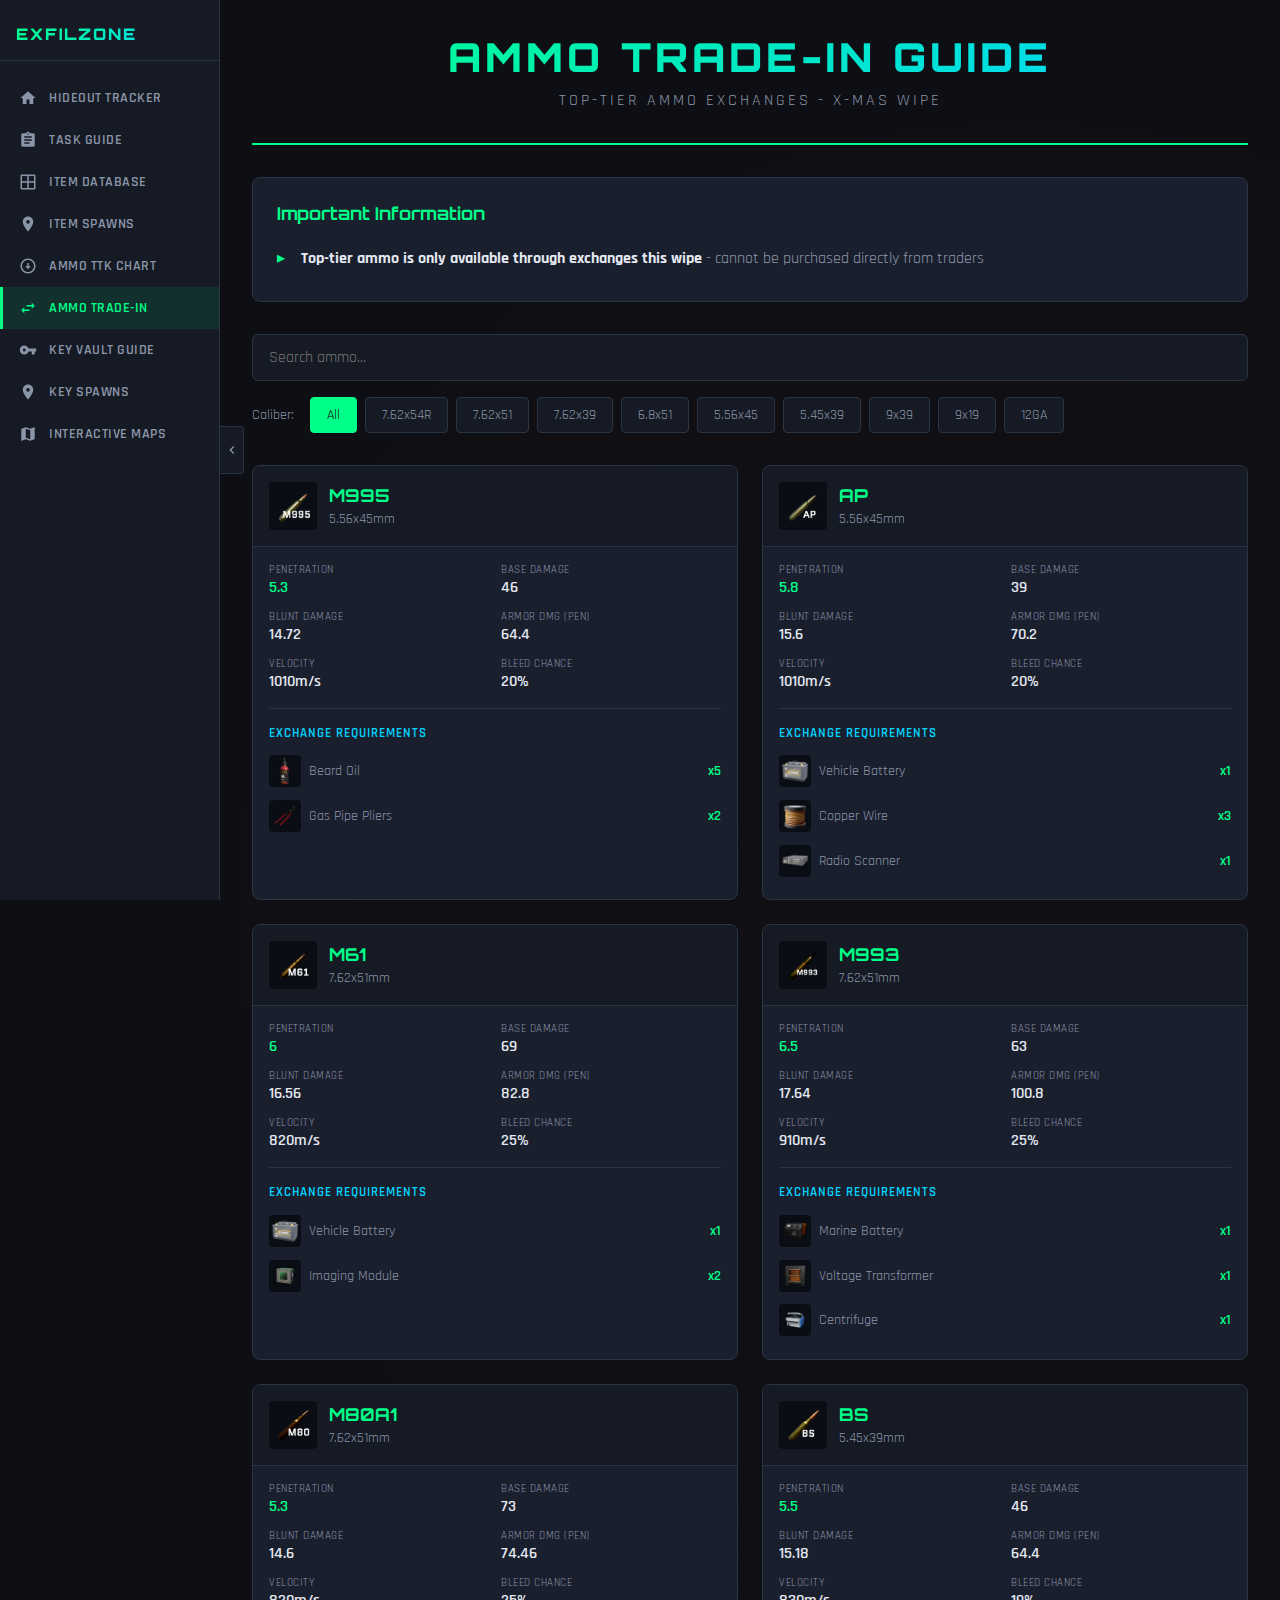
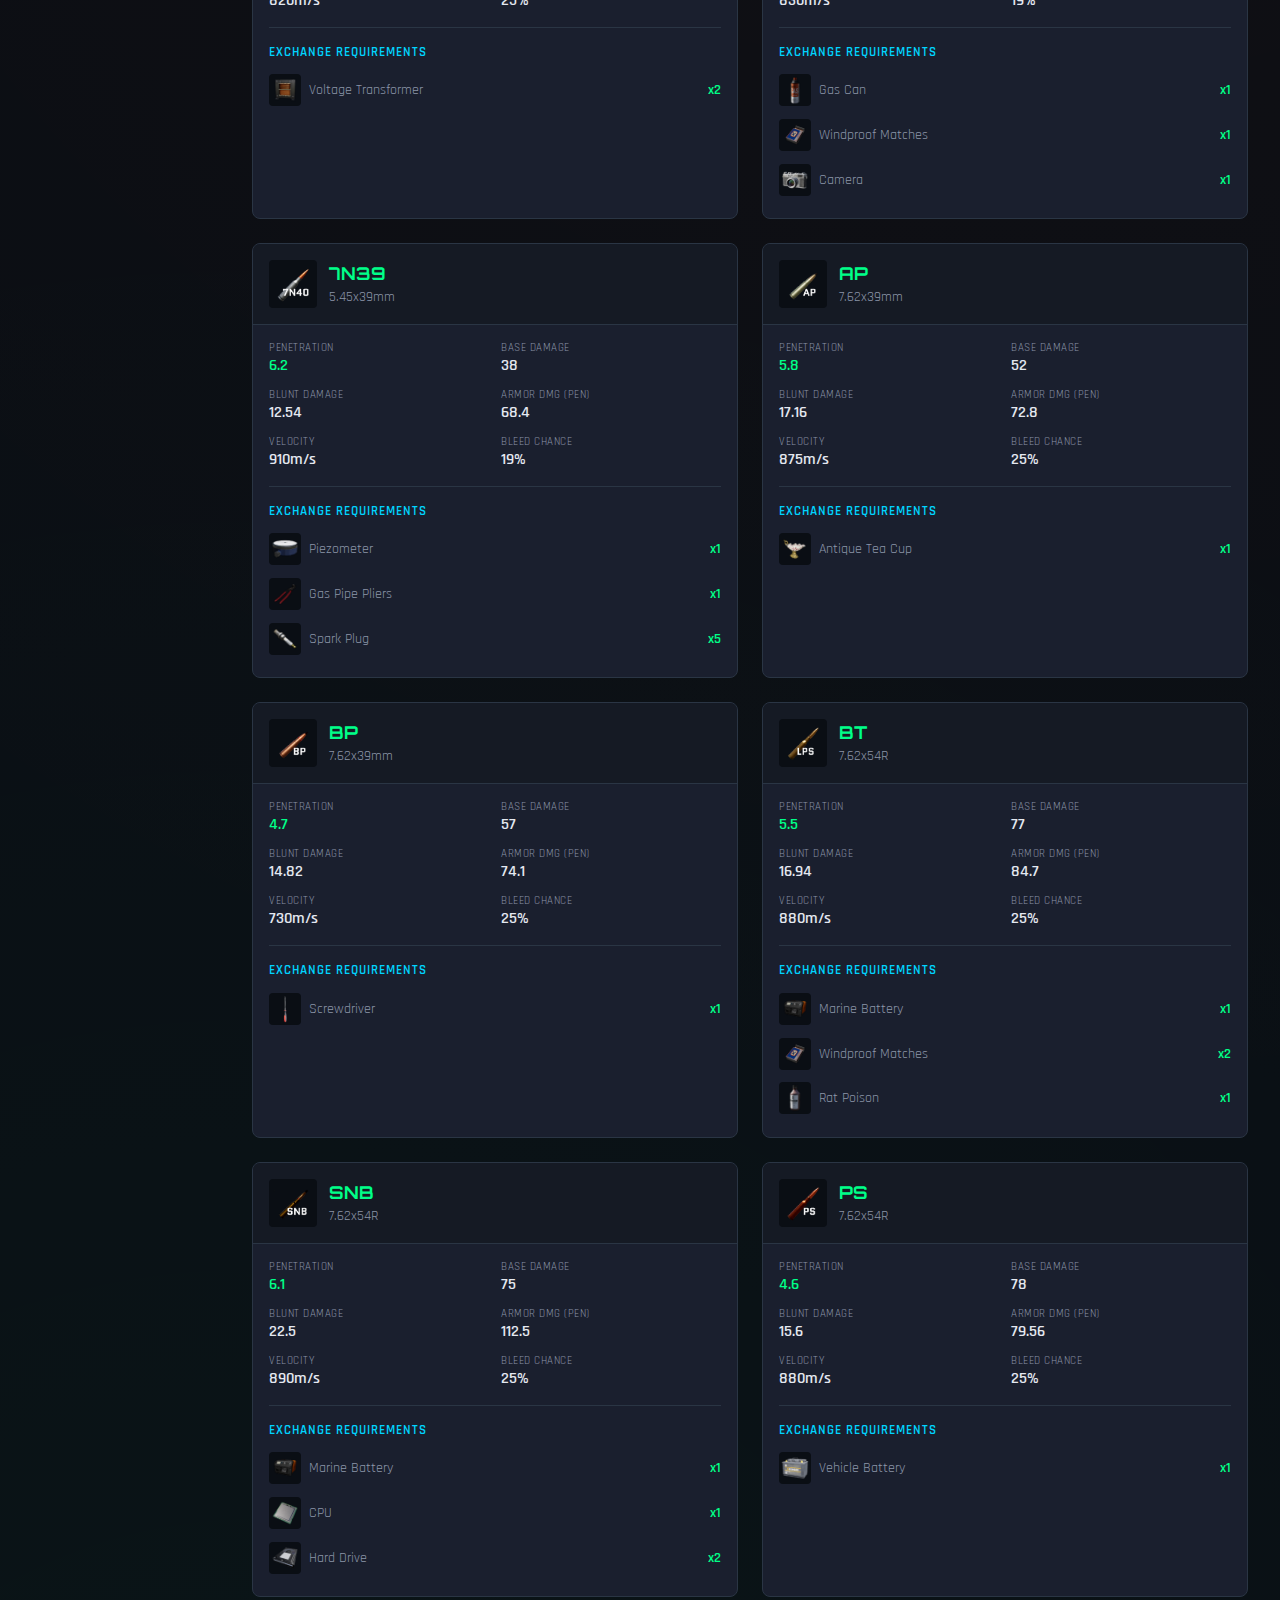
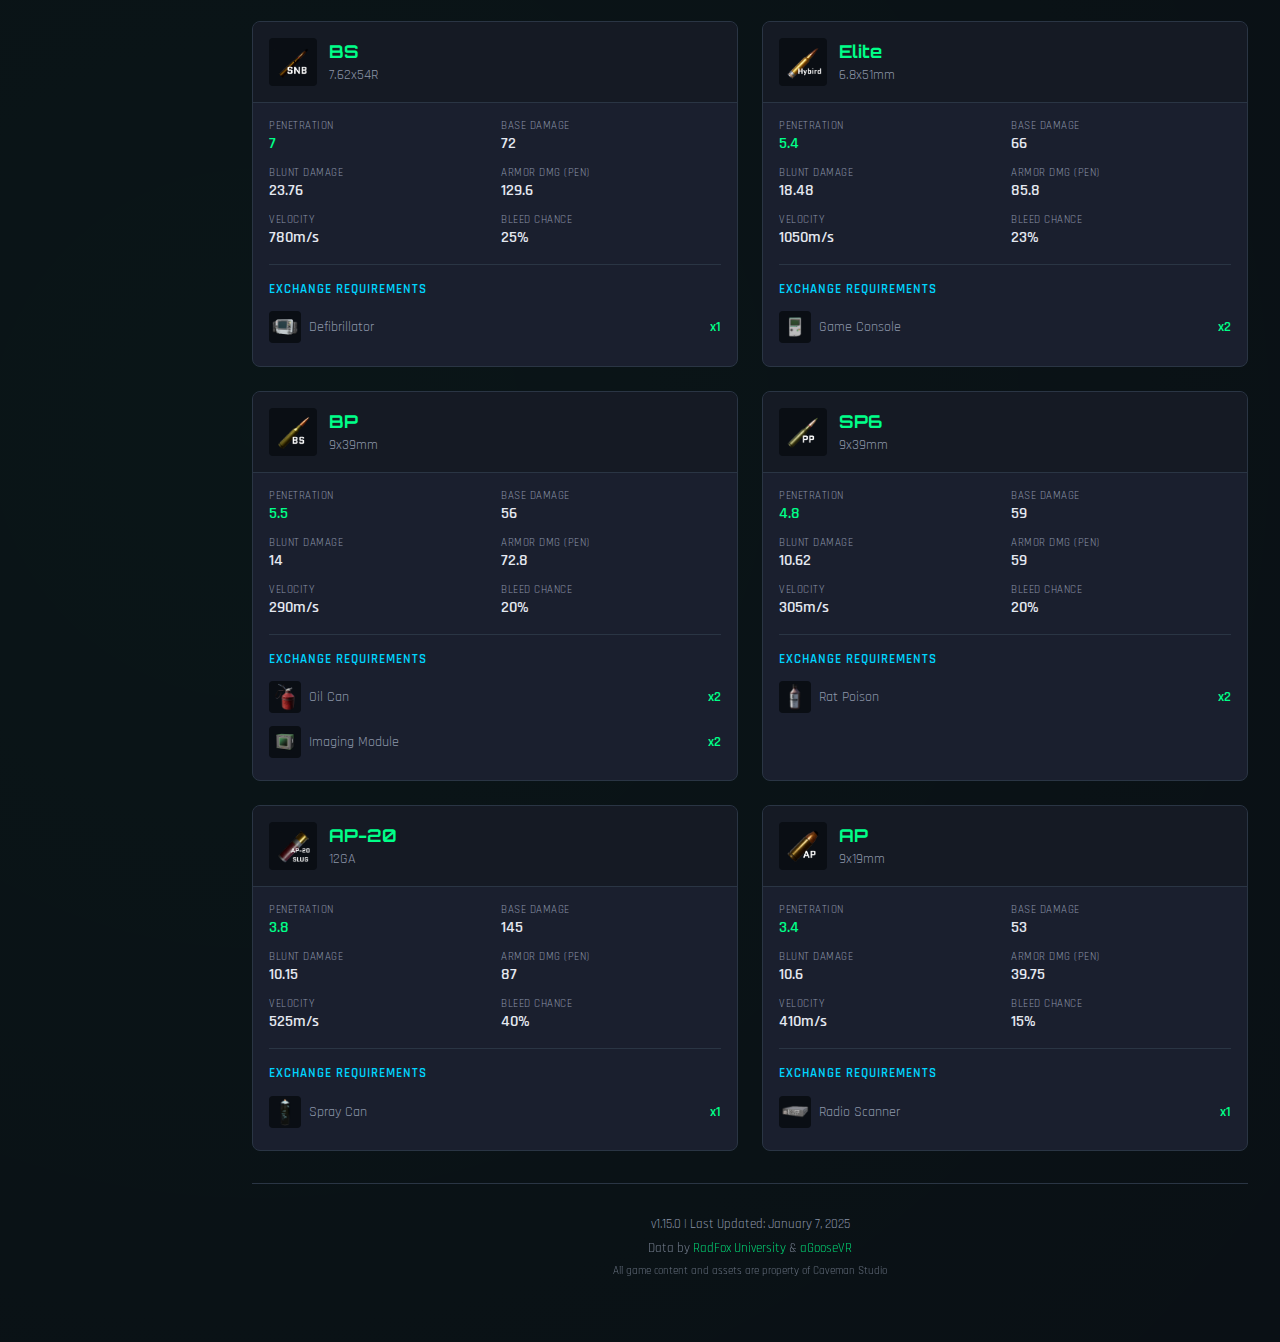
<file: ammotradein.html>
<!DOCTYPE html>
<html lang="en">
<head>
    <meta charset="UTF-8">
    <meta name="viewport" content="width=device-width, initial-scale=1.0">
    <link rel="icon" type="image/webp" href="Data/Items/Contractors_Showdown_ExfilZone_Household.webp">
    <title>ExfilZone Ammo Trade-in Guide - December Wipe</title>
    <link href="https://fonts.googleapis.com/css2?family=Orbitron:wght@400;700;900&family=Rajdhani:wght@300;400;500;600;700&display=swap" rel="stylesheet">
    <style>
        * {
            margin: 0;
            padding: 0;
            box-sizing: border-box;
        }

        :root {
            --primary: #00ff88;
            --primary-dim: #00cc6a;
            --secondary: #ff4400;
            --bg-dark: #0a0e14;
            --bg-medium: #151a24;
            --bg-light: #1f2937;
            --bg-card: #1a1f2e;
            --text-primary: #e4e8f0;
            --text-secondary: #8b95a8;
            --accent-blue: #00d4ff;
            --border: #2a3544;
            --sidebar-width: 220px;
        }

        body {
            font-family: 'Rajdhani', sans-serif;
            background: var(--bg-dark);
            color: var(--text-primary);
            min-height: 100vh;
            background-image:
                radial-gradient(circle at 20% 80%, rgba(0, 255, 136, 0.03) 0%, transparent 50%),
                radial-gradient(circle at 80% 20%, rgba(255, 68, 0, 0.03) 0%, transparent 50%);
        }

        /* Sidebar Navigation */
        .sidebar {
            position: fixed;
            left: 0;
            top: 0;
            width: var(--sidebar-width);
            height: 100vh;
            background: var(--bg-medium);
            border-right: 1px solid var(--border);
            padding: 1rem 0;
            z-index: 1000;
            transition: transform 0.3s ease;
            overflow-y: auto;
        }

        .sidebar.collapsed {
            transform: translateX(calc(-1 * var(--sidebar-width)));
        }

        .sidebar-header {
            padding: 0.5rem 1rem 1rem;
            border-bottom: 1px solid var(--border);
            margin-bottom: 1rem;
        }

        .sidebar-logo {
            font-family: 'Orbitron', sans-serif;
            font-size: 1rem;
            font-weight: 900;
            background: linear-gradient(135deg, var(--primary) 0%, var(--accent-blue) 100%);
            -webkit-background-clip: text;
            -webkit-text-fill-color: transparent;
            background-clip: text;
            text-transform: uppercase;
            letter-spacing: 2px;
        }

        .sidebar .nav-link {
            display: flex;
            align-items: center;
            gap: 0.75rem;
            padding: 0.75rem 1rem;
            margin: 0;
            color: var(--text-secondary);
            text-decoration: none;
            font-family: 'Rajdhani', sans-serif;
            font-size: 0.9rem;
            font-weight: 600;
            text-transform: uppercase;
            letter-spacing: 0.5px;
            transition: all 0.2s;
            border-left: 3px solid transparent;
            border-radius: 0;
            background: transparent;
            border-top: none;
            border-right: none;
            border-bottom: none;
        }

        .sidebar .nav-link svg {
            width: 18px;
            height: 18px;
            fill: currentColor;
            flex-shrink: 0;
        }

        .sidebar .nav-link:hover {
            background: var(--bg-light);
            color: var(--text-primary);
            border-left-color: var(--accent-blue);
        }

        .sidebar .nav-link.active {
            background: rgba(0, 255, 136, 0.1);
            color: var(--primary);
            border-left-color: var(--primary);
        }

        .sidebar-toggle {
            position: fixed;
            left: var(--sidebar-width);
            top: 50%;
            transform: translateY(-50%);
            width: 24px;
            height: 48px;
            background: var(--bg-medium);
            border: 1px solid var(--border);
            border-left: none;
            border-radius: 0 4px 4px 0;
            cursor: pointer;
            z-index: 1001;
            display: flex;
            align-items: center;
            justify-content: center;
            transition: left 0.3s ease;
        }

        .sidebar-toggle:hover {
            background: var(--bg-light);
        }

        .sidebar-toggle svg {
            width: 16px;
            height: 16px;
            fill: var(--text-secondary);
            transition: transform 0.3s ease;
        }

        .sidebar.collapsed + .sidebar-toggle {
            left: 0;
        }

        .sidebar.collapsed + .sidebar-toggle svg {
            transform: rotate(180deg);
        }

        /* Main Content */
        .main-content {
            margin-left: var(--sidebar-width);
            transition: margin-left 0.3s ease;
            min-height: 100vh;
        }

        .sidebar.collapsed ~ .main-content {
            margin-left: 0;
        }

        .container {
            max-width: 1400px;
            margin: 0 auto;
            padding: 2rem;
        }

        header {
            text-align: center;
            padding-bottom: 2rem;
            margin-bottom: 2rem;
            border-bottom: 2px solid var(--primary);
        }

        h1 {
            font-family: 'Orbitron', sans-serif;
            font-size: 2.5rem;
            font-weight: 900;
            letter-spacing: 4px;
            text-transform: uppercase;
            background: linear-gradient(135deg, var(--primary) 0%, var(--accent-blue) 100%);
            -webkit-background-clip: text;
            -webkit-text-fill-color: transparent;
            background-clip: text;
            margin-bottom: 0.5rem;
        }

        .subtitle {
            font-size: 1rem;
            color: var(--text-secondary);
            text-transform: uppercase;
            letter-spacing: 3px;
        }

        .info-panel {
            background: var(--bg-card);
            border: 1px solid var(--border);
            border-radius: 8px;
            padding: 1.5rem;
            margin-bottom: 2rem;
        }

        .info-panel h3 {
            font-family: 'Orbitron', sans-serif;
            color: var(--primary);
            margin-bottom: 1rem;
            font-size: 1.1rem;
        }

        .info-panel ul {
            list-style: none;
            padding: 0;
        }

        .info-panel li {
            padding: 0.5rem 0;
            padding-left: 1.5rem;
            position: relative;
            color: var(--text-secondary);
        }

        .info-panel li::before {
            content: "▸";
            position: absolute;
            left: 0;
            color: var(--primary);
        }

        .info-panel li strong {
            color: var(--text-primary);
        }

        /* Filter Section */
        .filter-section {
            display: flex;
            flex-wrap: wrap;
            gap: 1rem;
            margin-bottom: 2rem;
            align-items: center;
        }

        .search-box {
            flex: 1;
            min-width: 200px;
            padding: 0.75rem 1rem;
            background: var(--bg-medium);
            border: 1px solid var(--border);
            border-radius: 6px;
            color: var(--text-primary);
            font-family: 'Rajdhani', sans-serif;
            font-size: 1rem;
        }

        .search-box:focus {
            outline: none;
            border-color: var(--primary);
        }

        .filter-group {
            display: flex;
            flex-wrap: wrap;
            gap: 0.5rem;
            align-items: center;
        }

        .filter-label {
            color: var(--text-secondary);
            font-size: 0.9rem;
            margin-right: 0.5rem;
        }

        .filter-btn {
            padding: 0.5rem 1rem;
            background: var(--bg-medium);
            border: 1px solid var(--border);
            border-radius: 4px;
            color: var(--text-secondary);
            cursor: pointer;
            font-family: 'Rajdhani', sans-serif;
            font-size: 0.85rem;
            transition: all 0.2s;
        }

        .filter-btn:hover {
            border-color: var(--accent-blue);
            color: var(--text-primary);
        }

        .filter-btn.active {
            background: var(--primary);
            border-color: var(--primary);
            color: var(--bg-dark);
        }

        /* Trade-in Cards */
        .tradein-grid {
            display: grid;
            grid-template-columns: repeat(auto-fill, minmax(350px, 1fr));
            gap: 1.5rem;
            margin-bottom: 2rem;
        }

        .tradein-card {
            background: var(--bg-card);
            border: 1px solid var(--border);
            border-radius: 8px;
            overflow: hidden;
            transition: all 0.3s;
        }

        .tradein-card:hover {
            border-color: var(--primary);
            transform: translateY(-2px);
        }

        .tradein-header {
            padding: 1rem;
            background: var(--bg-medium);
            border-bottom: 1px solid var(--border);
            display: flex;
            align-items: center;
            gap: 0.75rem;
        }

        .ammo-icon {
            width: 48px;
            height: 48px;
            object-fit: contain;
            border-radius: 4px;
            background: var(--bg-dark);
            padding: 4px;
        }

        .tradein-ammo-info {
            flex: 1;
        }

        .tradein-ammo {
            font-family: 'Orbitron', sans-serif;
            font-size: 1.1rem;
            font-weight: 700;
            color: var(--primary);
            margin-bottom: 0.25rem;
        }

        .tradein-caliber {
            font-size: 0.85rem;
            color: var(--text-secondary);
        }

        .tradein-body {
            padding: 1rem;
        }

        .tradein-stats {
            display: grid;
            grid-template-columns: repeat(2, 1fr);
            gap: 0.75rem;
            margin-bottom: 1rem;
            padding-bottom: 1rem;
            border-bottom: 1px solid var(--border);
        }

        .stat-item {
            display: flex;
            flex-direction: column;
        }

        .stat-label {
            font-size: 0.7rem;
            color: var(--text-secondary);
            text-transform: uppercase;
            letter-spacing: 0.5px;
        }

        .stat-value {
            font-size: 1rem;
            font-weight: 600;
            color: var(--text-primary);
        }

        .stat-value.highlight {
            color: var(--primary);
        }

        .tradein-requirements {
            margin-top: 0.5rem;
        }

        .tradein-requirements-title {
            font-size: 0.8rem;
            color: var(--accent-blue);
            text-transform: uppercase;
            letter-spacing: 1px;
            margin-bottom: 0.5rem;
            font-weight: 600;
        }

        .requirement-item {
            display: flex;
            align-items: center;
            gap: 0.5rem;
            padding: 0.4rem 0;
            font-size: 0.9rem;
            color: var(--text-secondary);
        }

        .requirement-item img {
            width: 32px;
            height: 32px;
            object-fit: contain;
            border-radius: 4px;
            background: var(--bg-dark);
            padding: 2px;
        }

        .requirement-item .item-name {
            flex: 1;
        }

        .requirement-item .item-qty {
            color: var(--primary);
            font-weight: 600;
        }

        .version-footer {
            text-align: center;
            padding: 2rem;
            color: var(--text-secondary);
            font-size: 0.8rem;
            border-top: 1px solid var(--border);
            margin-top: 2rem;
        }

        .credit {
            margin-top: 0.5rem;
            opacity: 0.8;
        }

        .credit a {
            color: var(--primary);
            text-decoration: none;
        }

        .credit a:hover {
            text-decoration: underline;
        }

        .no-results {
            text-align: center;
            padding: 3rem;
            color: var(--text-secondary);
            font-size: 1.1rem;
            grid-column: 1 / -1;
        }

        @media (max-width: 768px) {
            .sidebar {
                transform: translateX(calc(-1 * var(--sidebar-width)));
            }

            .sidebar.collapsed {
                transform: translateX(0);
            }

            .sidebar-toggle {
                left: 0;
            }

            .sidebar.collapsed + .sidebar-toggle {
                left: var(--sidebar-width);
            }

            .main-content {
                margin-left: 0;
            }

            .sidebar.collapsed ~ .main-content {
                margin-left: var(--sidebar-width);
            }

            .tradein-grid {
                grid-template-columns: 1fr;
            }

            h1 {
                font-size: 1.8rem;
            }
        }
    </style>
</head>
<body>
    <!-- Sidebar Navigation -->
    <nav class="sidebar" id="sidebar">
        <div class="sidebar-header">
            <div class="sidebar-logo">ExfilZone</div>
        </div>
        <a href="index.html" class="nav-link">
            <svg xmlns="http://www.w3.org/2000/svg" viewBox="0 0 24 24"><path d="M10 20v-6h4v6h5v-8h3L12 3 2 12h3v8z"/></svg>
            Hideout Tracker
        </a>
        <a href="tasks.html" class="nav-link">
            <svg xmlns="http://www.w3.org/2000/svg" viewBox="0 0 24 24"><path d="M19 3h-4.18C14.4 1.84 13.3 1 12 1c-1.3 0-2.4.84-2.82 2H5c-1.1 0-2 .9-2 2v14c0 1.1.9 2 2 2h14c1.1 0 2-.9 2-2V5c0-1.1-.9-2-2-2zm-7 0c.55 0 1 .45 1 1s-.45 1-1 1-1-.45-1-1 .45-1 1-1zm2 14H7v-2h7v2zm3-4H7v-2h10v2zm0-4H7V7h10v2z"/></svg>
            Task Guide
        </a>
        <a href="items.html" class="nav-link">
            <svg xmlns="http://www.w3.org/2000/svg" viewBox="0 0 24 24"><path d="M20 2H4c-1.1 0-2 .9-2 2v16c0 1.1.9 2 2 2h16c1.1 0 2-.9 2-2V4c0-1.1-.9-2-2-2zm-9 9H4V4h7v7zm9 0h-7V4h7v7zm-9 9H4v-7h7v7zm9 0h-7v-7h7v7z"/></svg>
            Item Database
        </a>
        <a href="itemspawns.html" class="nav-link">
            <svg xmlns="http://www.w3.org/2000/svg" viewBox="0 0 24 24"><path d="M12 2C8.13 2 5 5.13 5 9c0 5.25 7 13 7 13s7-7.75 7-13c0-3.87-3.13-7-7-7zm0 9.5c-1.38 0-2.5-1.12-2.5-2.5s1.12-2.5 2.5-2.5 2.5 1.12 2.5 2.5-1.12 2.5-2.5 2.5z"/></svg>
            Item Spawns
        </a>
        <a href="ammo.html" class="nav-link">
            <svg xmlns="http://www.w3.org/2000/svg" viewBox="0 0 24 24"><path d="M12 2C6.47 2 2 6.47 2 12s4.47 10 10 10 10-4.47 10-10S17.53 2 12 2zm0 18c-4.41 0-8-3.59-8-8s3.59-8 8-8 8 3.59 8 8-3.59 8-8 8zm-1-4h2v-2h2v-2h-2V8h-2v4H9v2h2v2z"/></svg>
            Ammo TTK Chart
        </a>
        <a href="ammotradein.html" class="nav-link active">
            <svg xmlns="http://www.w3.org/2000/svg" viewBox="0 0 24 24"><path d="M6.99 11L3 15l3.99 4v-3H14v-2H6.99v-3zM21 9l-3.99-4v3H10v2h7.01v3L21 9z"/></svg>
            Ammo Trade-in
        </a>
        <a href="keys.html" class="nav-link">
            <svg xmlns="http://www.w3.org/2000/svg" viewBox="0 0 24 24"><path d="M12.65 10A5.99 5.99 0 0 0 7 6c-3.31 0-6 2.69-6 6s2.69 6 6 6a5.99 5.99 0 0 0 5.65-4H17v4h4v-4h2v-4H12.65zM7 14c-1.1 0-2-.9-2-2s.9-2 2-2 2 .9 2 2-.9 2-2 2z"/></svg>
            Key Vault Guide
        </a>
        <a href="keyspawns.html" class="nav-link">
            <svg xmlns="http://www.w3.org/2000/svg" viewBox="0 0 24 24"><path d="M12 2C8.13 2 5 5.13 5 9c0 5.25 7 13 7 13s7-7.75 7-13c0-3.87-3.13-7-7-7zm0 9.5c-1.38 0-2.5-1.12-2.5-2.5s1.12-2.5 2.5-2.5 2.5 1.12 2.5 2.5-1.12 2.5-2.5 2.5z"/></svg>
            Key Spawns
        </a>
        <a href="maps.html" class="nav-link">
            <svg xmlns="http://www.w3.org/2000/svg" viewBox="0 0 24 24"><path d="M20.5 3l-.16.03L15 5.1 9 3 3.36 4.9c-.21.07-.36.25-.36.48V20.5c0 .28.22.5.5.5l.16-.03L9 18.9l6 2.1 5.64-1.9c.21-.07.36-.25.36-.48V3.5c0-.28-.22-.5-.5-.5zM15 19l-6-2.11V5l6 2.11V19z"/></svg>
            Interactive Maps
        </a>
    </nav>

    <!-- Sidebar Toggle Button -->
    <button class="sidebar-toggle" id="sidebarToggle" onclick="toggleSidebar()">
        <svg xmlns="http://www.w3.org/2000/svg" viewBox="0 0 24 24"><path d="M15.41 7.41L14 6l-6 6 6 6 1.41-1.41L10.83 12z"/></svg>
    </button>

    <!-- Main Content -->
    <div class="main-content">
        <div class="container">
            <header>
                <h1>AMMO TRADE-IN GUIDE</h1>
                <div class="subtitle">Top-Tier Ammo Exchanges - X-mas Wipe</div>
            </header>

            <div class="info-panel">
                <h3>Important Information</h3>
                <ul>
                    <li><strong>Top-tier ammo is only available through exchanges this wipe</strong> - cannot be purchased directly from traders</li>
                </ul>
            </div>

            <div class="filter-section">
                <input type="text" class="search-box" id="searchBox" placeholder="Search ammo...">
                <div class="filter-group">
                    <span class="filter-label">Caliber:</span>
                    <button class="filter-btn active" onclick="filterCaliber('all')">All</button>
                    <button class="filter-btn" onclick="filterCaliber('7.62x54R')">7.62x54R</button>
                    <button class="filter-btn" onclick="filterCaliber('7.62x51mm')">7.62x51</button>
                    <button class="filter-btn" onclick="filterCaliber('7.62x39mm')">7.62x39</button>
                    <button class="filter-btn" onclick="filterCaliber('6.8x51mm')">6.8x51</button>
                    <button class="filter-btn" onclick="filterCaliber('5.56x45mm')">5.56x45</button>
                    <button class="filter-btn" onclick="filterCaliber('5.45x39mm')">5.45x39</button>
                    <button class="filter-btn" onclick="filterCaliber('9x39mm')">9x39</button>
                    <button class="filter-btn" onclick="filterCaliber('9x19mm')">9x19</button>
                    <button class="filter-btn" onclick="filterCaliber('12GA')">12GA</button>
                </div>
            </div>

            <div class="tradein-grid" id="tradeinGrid"></div>

            <div class="version-footer">
                v1.15.0 | Last Updated: January 7, 2025
                <div class="credit">Data by <a href="https://www.youtube.com/watch?v=ClICoz4imGY" target="_blank">RadFox University</a> & <a href="https://www.youtube.com/watch?v=cNxaKKw4Muo" target="_blank">aGooseVR</a></div>
                <div style="opacity: 0.7; font-size: 0.7rem; margin-top: 0.5rem;">All game content and assets are property of Caveman Studio</div>
            </div>
        </div>
    </div>

    <script>
        // Data from aGooseVR spreadsheet - only tradeable ammo
        const ammoData = [
            // 5.56x45mm
            {
                name: "M995",
                caliber: "5.56x45mm",
                pen: 5.3,
                bluntDmg: 14.72,
                armorDmgPen: 64.4,
                baseDmg: 46,
                velocity: "1010m/s",
                bleedChance: "20%",
                armorDmgBlunt: 50.6,
                traderLevel: 4,
                exchange: ["Beard Oil x5", "Gas Pipe Pliers x2"]
            },
            {
                name: "AP",
                caliber: "5.56x45mm",
                pen: 5.8,
                bluntDmg: 15.6,
                armorDmgPen: 70.2,
                baseDmg: 39,
                velocity: "1010m/s",
                bleedChance: "20%",
                armorDmgBlunt: 58.5,
                traderLevel: 4,
                exchange: ["Vehicle Battery x1", "Copper Wire x3", "Radio Scanner x1"]
            },
            // 7.62x51mm
            {
                name: "M61",
                caliber: "7.62x51mm",
                pen: 6.0,
                bluntDmg: 16.56,
                armorDmgPen: 82.8,
                baseDmg: 69,
                velocity: "820m/s",
                bleedChance: "25%",
                armorDmgBlunt: 57.27,
                traderLevel: 4,
                exchange: ["Vehicle Battery x1", "Imaging Module x2"]
            },
            {
                name: "M993",
                caliber: "7.62x51mm",
                pen: 6.5,
                bluntDmg: 17.64,
                armorDmgPen: 100.8,
                baseDmg: 63,
                velocity: "910m/s",
                bleedChance: "25%",
                armorDmgBlunt: 62.37,
                traderLevel: 4,
                exchange: ["Marine Battery x1", "Voltage Transformer x1", "Centrifuge x1"]
            },
            {
                name: "M80A1",
                caliber: "7.62x51mm",
                pen: 5.3,
                bluntDmg: 14.6,
                armorDmgPen: 74.46,
                baseDmg: 73,
                velocity: "820m/s",
                bleedChance: "25%",
                armorDmgBlunt: 56.21,
                traderLevel: 4,
                exchange: ["Voltage Transformer x2"]
            },
            // 5.45x39mm
            {
                name: "BS",
                caliber: "5.45x39mm",
                pen: 5.5,
                bluntDmg: 15.18,
                armorDmgPen: 64.4,
                baseDmg: 46,
                velocity: "830m/s",
                bleedChance: "19%",
                armorDmgBlunt: 50.6,
                traderLevel: 4,
                exchange: ["Gas Can x1", "Windproof Matches x1", "Camera x1"]
            },
            {
                name: "7N39",
                caliber: "5.45x39mm",
                pen: 6.2,
                bluntDmg: 12.54,
                armorDmgPen: 68.4,
                baseDmg: 38,
                velocity: "910m/s",
                bleedChance: "19%",
                armorDmgBlunt: 57.0,
                traderLevel: 4,
                exchange: ["Piezometer x1", "Gas Pipe Pliers x1", "Spark Plug x5"]
            },
            // 7.62x39mm
            {
                name: "AP",
                caliber: "7.62x39mm",
                pen: 5.8,
                bluntDmg: 17.16,
                armorDmgPen: 72.8,
                baseDmg: 52,
                velocity: "875m/s",
                bleedChance: "25%",
                armorDmgBlunt: 51.48,
                traderLevel: 4,
                exchange: ["Antique Tea Cup x1"]
            },
            {
                name: "BP",
                caliber: "7.62x39mm",
                pen: 4.7,
                bluntDmg: 14.82,
                armorDmgPen: 74.1,
                baseDmg: 57,
                velocity: "730m/s",
                bleedChance: "25%",
                armorDmgBlunt: 47.31,
                traderLevel: 4,
                exchange: ["Screwdriver x1"]
            },
            // 7.62x54R
            {
                name: "BT",
                caliber: "7.62x54R",
                pen: 5.5,
                bluntDmg: 16.94,
                armorDmgPen: 84.7,
                baseDmg: 77,
                velocity: "880m/s",
                bleedChance: "25%",
                armorDmgBlunt: 61.6,
                traderLevel: 4,
                tracer: true,
                exchange: ["Marine Battery x1", "Windproof Matches x2", "Rat Poison x1"]
            },
            {
                name: "SNB",
                caliber: "7.62x54R",
                pen: 6.1,
                bluntDmg: 22.5,
                armorDmgPen: 112.5,
                baseDmg: 75,
                velocity: "890m/s",
                bleedChance: "25%",
                armorDmgBlunt: 62.25,
                traderLevel: 4,
                exchange: ["Marine Battery x1", "CPU x1", "Hard Drive x2"]
            },
            {
                name: "PS",
                caliber: "7.62x54R",
                pen: 4.6,
                bluntDmg: 15.6,
                armorDmgPen: 79.56,
                baseDmg: 78,
                velocity: "880m/s",
                bleedChance: "25%",
                armorDmgBlunt: 60.06,
                traderLevel: 4,
                exchange: ["Vehicle Battery x1"]
            },
            {
                name: "BS",
                caliber: "7.62x54R",
                pen: 7.0,
                bluntDmg: 23.76,
                armorDmgPen: 129.6,
                baseDmg: 72,
                velocity: "780m/s",
                bleedChance: "25%",
                armorDmgBlunt: 64.8,
                traderLevel: 4,
                exchange: ["Defibrillator x1"]
            },
            // 6.8x51mm
            {
                name: "Elite",
                caliber: "6.8x51mm",
                pen: 5.4,
                bluntDmg: 18.48,
                armorDmgPen: 85.8,
                baseDmg: 66,
                velocity: "1050m/s",
                bleedChance: "23%",
                armorDmgBlunt: 59.4,
                traderLevel: 4,
                exchange: ["Game Console x2"]
            },
            // 9x39mm
            {
                name: "BP",
                caliber: "9x39mm",
                pen: 5.5,
                bluntDmg: 14.0,
                armorDmgPen: 72.8,
                baseDmg: 56,
                velocity: "290m/s",
                bleedChance: "20%",
                armorDmgBlunt: 40.32,
                traderLevel: 4,
                exchange: ["Oil Can x2", "Imaging Module x2"]
            },
            {
                name: "SP6",
                caliber: "9x39mm",
                pen: 4.8,
                bluntDmg: 10.62,
                armorDmgPen: 59,
                baseDmg: 59,
                velocity: "305m/s",
                bleedChance: "20%",
                armorDmgBlunt: 36.58,
                traderLevel: 4,
                exchange: ["Rat Poison x2"]
            },
            // 12GA
            {
                name: "AP-20",
                caliber: "12GA",
                pen: 3.8,
                bluntDmg: 10.15,
                armorDmgPen: 87,
                baseDmg: 145,
                velocity: "525m/s",
                bleedChance: "40%",
                armorDmgBlunt: 58,
                traderLevel: 4,
                exchange: ["Spray Can x1"]
            },
            // 9x19mm
            {
                name: "AP",
                caliber: "9x19mm",
                pen: 3.4,
                bluntDmg: 10.6,
                armorDmgPen: 39.75,
                baseDmg: 53,
                velocity: "410m/s",
                bleedChance: "15%",
                armorDmgBlunt: 35.51,
                traderLevel: 4,
                exchange: ["Radio Scanner x1"]
            }
        ];

        // Item name to image mapping
        const itemImages = {
            "Beard Oil": "Images/Items/BeardOil.png",
            "Gas Pipe Pliers": "Images/Items/Gas pipe pliers.png",
            "Vehicle Battery": "Images/Items/Car Battery.png",
            "Copper Wire": "Images/Items/Copper wire.png",
            "Radio Scanner": "Images/Items/Radio scanner.webp",
            "Imaging Module": "Images/Items/Imaging module.png",
            "Marine Battery": "Images/Items/Marine Battery.png",
            "Voltage Transformer": "Images/Items/Voltage transformer.png",
            "Centrifuge": "Images/Items/Centrifuge.png",
            "Gas Can": "Images/Items/Gas can.png",
            "Windproof Matches": "Images/Items/Windproof Matches.png",
            "Camera": "Images/Items/Vintage Camera.webp",
            "Piezometer": "Images/Items/Piezometer.png",
            "Spark Plug": "Images/Items/Spark Plug.png",
            "Antique Tea Cup": "Images/Items/Antique Tea cup.webp",
            "Screwdriver": "Images/Items/Screwdriver.png",
            "Rat Poison": "Images/Items/Rat poison.webp",
            "CPU": "Images/Items/CPU.png",
            "Hard Drive": "Images/Items/Hard drive.png",
            "Defibrillator": "Images/Items/Defibrillator.png",
            "Game Console": "Images/Items/Game console.png",
            "Oil Can": "Images/Items/Oil can.png",
            "Spray Can": "Images/Items/Spray Can.png"
        };

        // Ammo images mapping
        const ammoImages = {
            // 5.56x45mm
            "5.56x45mm|M995": "Images/Ammos/556X45_M995.png",
            "5.56x45mm|AP": "Images/Ammos/556X45_AP.png",
            // 7.62x51mm
            "7.62x51mm|M61": "Images/Ammos/762x51mm_M61.png",
            "7.62x51mm|M993": "Images/Ammos/762x51mm_M993.png",
            "7.62x51mm|M80A1": "Images/Ammos/762x51mm_M80.png",
            // 5.45x39mm
            "5.45x39mm|BS": "Images/Ammos/545x39mm_BS.png",
            "5.45x39mm|7N39": "Images/Ammos/545x39mm_7N40.png",
            // 7.62x39mm
            "7.62x39mm|AP": "Images/Ammos/105px-762x39mm_AP.webp",
            "7.62x39mm|BP": "Images/Ammos/762x39mm_BP.png",
            // 7.62x54R
            "7.62x54R|BT": "Images/Ammos/762x54r_lps.png",
            "7.62x54R|SNB": "Images/Ammos/762x54r_SNB.png",
            "7.62x54R|PS": "Images/Ammos/762x54r_Ps.png",
            "7.62x54R|BS": "Images/Ammos/762x54r_SNB.png",
            // 6.8x51mm
            "6.8x51mm|Elite": "Images/Ammos/68x51mm_APV1.png",
            // 9x39mm - using closest available
            "9x39mm|BP": "Images/Ammos/545x39mm_BS.png",
            "9x39mm|SP6": "Images/Ammos/545x39mm_PP.png",
            // 12GA
            "12GA|AP-20": "Images/Ammos/12ga_SLUG_AP.png",
            // 9x19mm
            "9x19mm|AP": "Images/Ammos/9x19mm_APV1.png"
        };

        function getAmmoImage(caliber, name) {
            const key = `${caliber}|${name}`;
            return ammoImages[key] || null;
        }

        function getItemImage(itemText) {
            // Parse "Item Name x2" format
            const match = itemText.match(/^(.+?)\s*x(\d+)$/);
            if (match) {
                const itemName = match[1].trim();
                const qty = match[2];
                const imagePath = itemImages[itemName] || null;
                return { name: itemName, qty: qty, image: imagePath };
            }
            return { name: itemText, qty: 1, image: null };
        }

        let currentCaliber = 'all';

        function filterCaliber(caliber) {
            currentCaliber = caliber;
            document.querySelectorAll('.filter-btn').forEach(btn => {
                btn.classList.toggle('active', btn.textContent.toLowerCase().includes(caliber.toLowerCase()) || (caliber === 'all' && btn.textContent === 'All'));
            });
            renderGrid();
        }

        function renderGrid() {
            const searchTerm = document.getElementById('searchBox').value.toLowerCase();
            const grid = document.getElementById('tradeinGrid');

            let filtered = ammoData.filter(ammo => {
                const matchesSearch = ammo.name.toLowerCase().includes(searchTerm) ||
                                     ammo.caliber.toLowerCase().includes(searchTerm) ||
                                     ammo.exchange.some(e => e.toLowerCase().includes(searchTerm));
                const matchesCaliber = currentCaliber === 'all' || ammo.caliber.includes(currentCaliber.replace('mm', ''));
                return matchesSearch && matchesCaliber;
            });

            if (filtered.length === 0) {
                grid.innerHTML = '<div class="no-results">No ammo found matching your criteria.</div>';
                return;
            }

            grid.innerHTML = filtered.map(ammo => {
                const ammoImg = getAmmoImage(ammo.caliber, ammo.name);
                const imgTag = ammoImg ? `<img src="${ammoImg}" class="ammo-icon" alt="${ammo.name}" onerror="this.style.display='none'">` : '';
                return `
                <div class="tradein-card">
                    <div class="tradein-header">
                        ${imgTag}
                        <div class="tradein-ammo-info">
                            <div class="tradein-ammo">${ammo.name}</div>
                            <div class="tradein-caliber">${ammo.caliber}</div>
                        </div>
                    </div>
                    <div class="tradein-body">
                        <div class="tradein-stats">
                            <div class="stat-item">
                                <span class="stat-label">Penetration</span>
                                <span class="stat-value highlight">${ammo.pen}</span>
                            </div>
                            <div class="stat-item">
                                <span class="stat-label">Base Damage</span>
                                <span class="stat-value">${ammo.baseDmg}</span>
                            </div>
                            <div class="stat-item">
                                <span class="stat-label">Blunt Damage</span>
                                <span class="stat-value">${ammo.bluntDmg}</span>
                            </div>
                            <div class="stat-item">
                                <span class="stat-label">Armor Dmg (Pen)</span>
                                <span class="stat-value">${ammo.armorDmgPen}</span>
                            </div>
                            <div class="stat-item">
                                <span class="stat-label">Velocity</span>
                                <span class="stat-value">${ammo.velocity}</span>
                            </div>
                            <div class="stat-item">
                                <span class="stat-label">Bleed Chance</span>
                                <span class="stat-value">${ammo.bleedChance}</span>
                            </div>
                        </div>
                        <div class="tradein-requirements">
                            <div class="tradein-requirements-title">Exchange Requirements</div>
                            ${ammo.exchange.map(item => {
                                const parsed = getItemImage(item);
                                const imgTag = parsed.image ? `<img src="${parsed.image}" alt="${parsed.name}">` : '';
                                return `<div class="requirement-item">${imgTag}<span class="item-name">${parsed.name}</span><span class="item-qty">x${parsed.qty}</span></div>`;
                            }).join('')}
                        </div>
                    </div>
                </div>
            `;
            }).join('');
        }

        // Search functionality
        document.getElementById('searchBox').addEventListener('input', renderGrid);

        // Sidebar toggle
        function toggleSidebar() {
            const sidebar = document.getElementById('sidebar');
            sidebar.classList.toggle('collapsed');
            localStorage.setItem('sidebarCollapsed', sidebar.classList.contains('collapsed'));
        }

        // Restore sidebar state
        if (localStorage.getItem('sidebarCollapsed') === 'true') {
            document.getElementById('sidebar').classList.add('collapsed');
        }

        // Initial render
        renderGrid();
    </script>
</body>
</html>
</file>
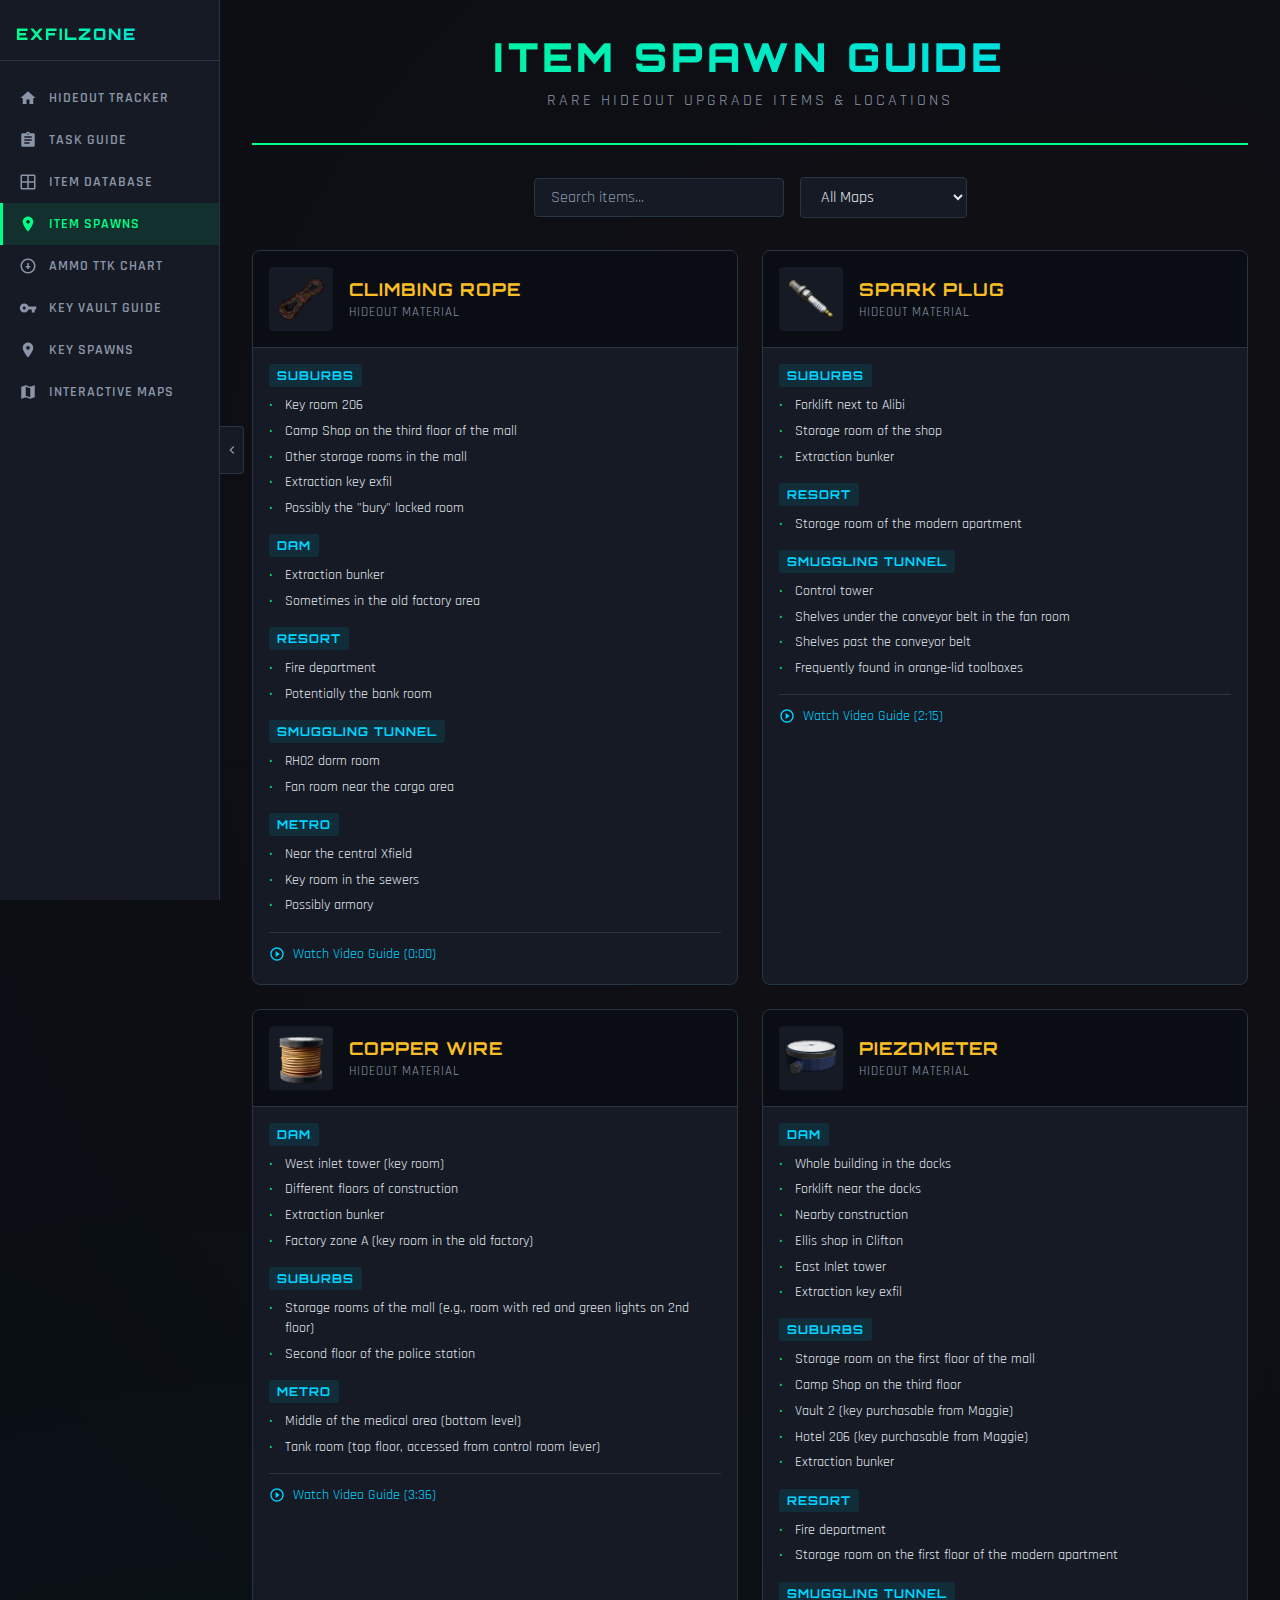
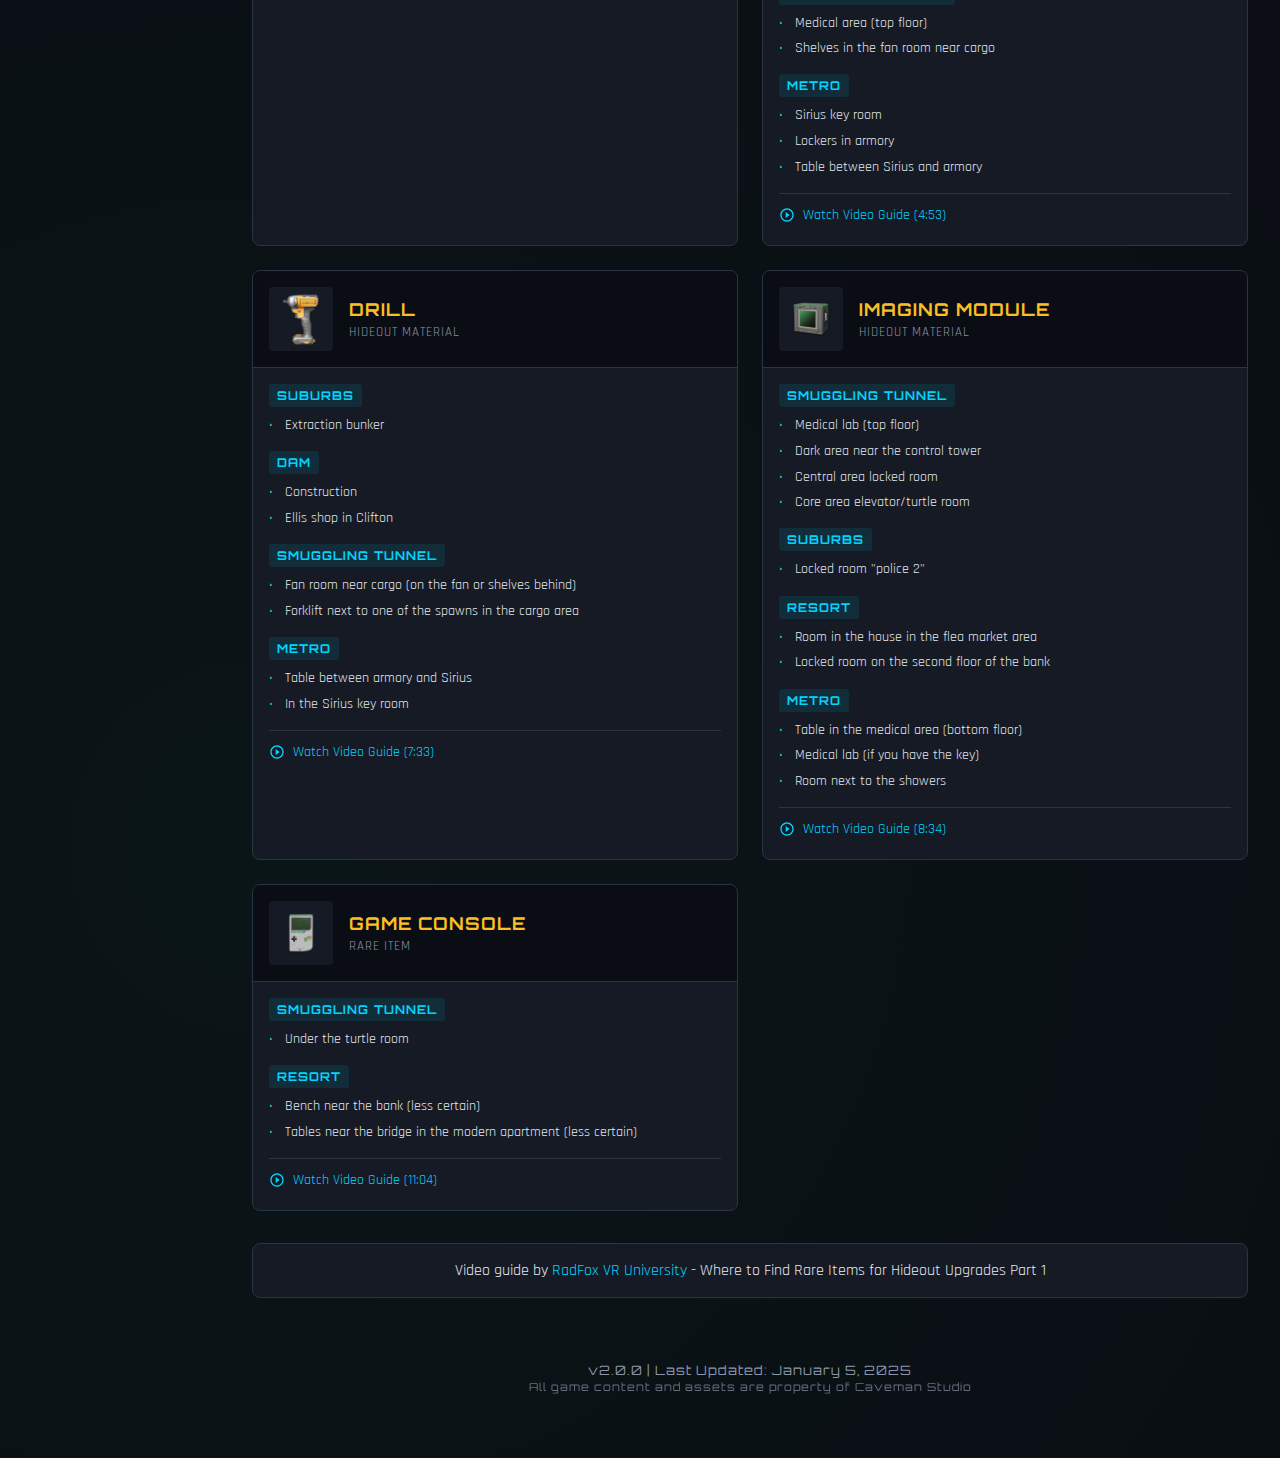
<file: itemspawns.html>
<!DOCTYPE html>
<html lang="en">
<head>
    <meta charset="UTF-8">
    <meta name="viewport" content="width=device-width, initial-scale=1.0">
    <link rel="icon" type="image/webp" href="Data/Items/Contractors_Showdown_ExfilZone_Household.webp">
    <title>ExfilZone Item Spawn Guide</title>
    <link href="https://fonts.googleapis.com/css2?family=Orbitron:wght@400;700;900&family=Rajdhani:wght@300;400;500;600;700&display=swap" rel="stylesheet">
    <style>
        * {
            margin: 0;
            padding: 0;
            box-sizing: border-box;
        }

        :root {
            --primary: #00ff88;
            --primary-dim: #00cc6a;
            --secondary: #ff4400;
            --bg-dark: #0a0e14;
            --bg-medium: #151a24;
            --bg-light: #1f2937;
            --bg-card: #1a1f2e;
            --text-primary: #e4e8f0;
            --text-secondary: #8b95a8;
            --accent-blue: #00d4ff;
            --accent-yellow: #fbbf24;
            --border: #2a3544;
            --sidebar-width: 220px;
        }

        body {
            font-family: 'Rajdhani', sans-serif;
            background: var(--bg-dark);
            color: var(--text-primary);
            min-height: 100vh;
            background-image:
                radial-gradient(circle at 20% 80%, rgba(0, 255, 136, 0.03) 0%, transparent 50%),
                radial-gradient(circle at 80% 20%, rgba(255, 68, 0, 0.03) 0%, transparent 50%);
        }

        /* Sidebar Navigation */
        .sidebar {
            position: fixed;
            left: 0;
            top: 0;
            width: var(--sidebar-width);
            height: 100vh;
            background: var(--bg-medium);
            border-right: 1px solid var(--border);
            padding: 1rem 0;
            z-index: 1000;
            transition: transform 0.3s ease;
            overflow-y: auto;
        }

        .sidebar.collapsed {
            transform: translateX(calc(-1 * var(--sidebar-width)));
        }

        .sidebar-header {
            padding: 0.5rem 1rem 1rem;
            border-bottom: 1px solid var(--border);
            margin-bottom: 1rem;
        }

        .sidebar-logo {
            font-family: 'Orbitron', sans-serif;
            font-size: 1rem;
            font-weight: 900;
            background: linear-gradient(135deg, var(--primary) 0%, var(--accent-blue) 100%);
            -webkit-background-clip: text;
            -webkit-text-fill-color: transparent;
            background-clip: text;
            text-transform: uppercase;
            letter-spacing: 2px;
        }

        .sidebar .nav-link {
            display: flex;
            align-items: center;
            gap: 0.75rem;
            padding: 0.75rem 1rem;
            margin: 0;
            color: var(--text-secondary);
            text-decoration: none;
            font-family: 'Rajdhani', sans-serif;
            font-size: 0.9rem;
            font-weight: 600;
            transition: all 0.2s;
            border-left: 3px solid transparent;
            border-radius: 0;
            background: transparent;
            border-top: none;
            border-right: none;
            border-bottom: none;
        }

        .sidebar .nav-link svg {
            width: 18px;
            height: 18px;
            fill: currentColor;
            flex-shrink: 0;
        }

        .sidebar .nav-link:hover {
            background: var(--bg-light);
            color: var(--text-primary);
            border-left-color: var(--accent-blue);
        }

        .sidebar .nav-link.active {
            background: rgba(0, 255, 136, 0.1);
            color: var(--primary);
            border-left-color: var(--primary);
        }

        .sidebar-toggle {
            position: fixed;
            left: var(--sidebar-width);
            top: 50%;
            transform: translateY(-50%);
            width: 24px;
            height: 48px;
            background: var(--bg-medium);
            border: 1px solid var(--border);
            border-left: none;
            border-radius: 0 4px 4px 0;
            cursor: pointer;
            z-index: 1001;
            display: flex;
            align-items: center;
            justify-content: center;
            transition: left 0.3s ease;
        }

        .sidebar-toggle:hover {
            background: var(--bg-light);
        }

        .sidebar-toggle svg {
            width: 16px;
            height: 16px;
            fill: var(--text-secondary);
            transition: transform 0.3s ease;
        }

        .sidebar.collapsed + .sidebar-toggle {
            left: 0;
        }

        .sidebar.collapsed + .sidebar-toggle svg {
            transform: rotate(180deg);
        }

        /* Main Content */
        .main-content {
            margin-left: var(--sidebar-width);
            transition: margin-left 0.3s ease;
            min-height: 100vh;
        }

        .sidebar.collapsed ~ .main-content {
            margin-left: 0;
        }

        .container {
            max-width: 1400px;
            margin: 0 auto;
            padding: 2rem;
        }

        header {
            text-align: center;
            padding-bottom: 2rem;
            margin-bottom: 2rem;
            border-bottom: 2px solid var(--primary);
        }

        h1 {
            font-family: 'Orbitron', sans-serif;
            font-size: 2.5rem;
            font-weight: 900;
            letter-spacing: 4px;
            text-transform: uppercase;
            background: linear-gradient(135deg, var(--primary) 0%, var(--accent-blue) 100%);
            -webkit-background-clip: text;
            -webkit-text-fill-color: transparent;
            background-clip: text;
            margin-bottom: 0.5rem;
        }

        .subtitle {
            font-size: 1rem;
            color: var(--text-secondary);
            text-transform: uppercase;
            letter-spacing: 3px;
        }

        .nav-links {
            display: flex;
            gap: 1rem;
            justify-content: center;
            margin-top: 1rem;
            flex-wrap: wrap;
        }

        .nav-link {
            display: inline-flex;
            align-items: center;
            gap: 0.5rem;
            padding: 0.5rem 1rem;
            background: var(--bg-medium);
            border: 1px solid var(--border);
            color: var(--accent-blue);
            text-decoration: none;
            font-family: 'Orbitron', sans-serif;
            font-size: 0.75rem;
            font-weight: 700;
            text-transform: uppercase;
            letter-spacing: 1px;
            border-radius: 4px;
            transition: all 0.2s;
        }

        .nav-link svg {
            width: 16px;
            height: 16px;
            fill: currentColor;
        }

        .nav-link:hover {
            border-color: var(--accent-blue);
            background: var(--bg-light);
        }

        /* Filter Controls */
        .filter-controls {
            display: flex;
            gap: 1rem;
            margin-bottom: 2rem;
            flex-wrap: wrap;
            justify-content: center;
            align-items: center;
        }

        .search-box {
            padding: 0.5rem 1rem;
            background: var(--bg-medium);
            border: 1px solid var(--border);
            border-radius: 4px;
            color: var(--text-primary);
            font-family: 'Rajdhani', sans-serif;
            font-size: 1rem;
            width: 250px;
            transition: all 0.2s;
        }

        .search-box:focus {
            outline: none;
            border-color: var(--accent-blue);
        }

        .search-box::placeholder {
            color: var(--text-secondary);
        }

        .map-filter {
            padding: 0.5rem 1rem;
            background: var(--bg-medium);
            border: 1px solid var(--border);
            border-radius: 4px;
            color: var(--text-primary);
            font-family: 'Rajdhani', sans-serif;
            font-size: 1rem;
            cursor: pointer;
            transition: all 0.2s;
        }

        .map-filter:focus {
            outline: none;
            border-color: var(--accent-blue);
        }

        /* Items Grid */
        .items-grid {
            display: grid;
            grid-template-columns: repeat(auto-fill, minmax(380px, 1fr));
            gap: 1.5rem;
        }

        .item-card {
            background: var(--bg-medium);
            border: 1px solid var(--border);
            border-radius: 8px;
            overflow: hidden;
            transition: all 0.3s;
        }

        .item-card:hover {
            border-color: var(--primary);
            transform: translateY(-2px);
        }

        .item-header {
            display: flex;
            align-items: center;
            gap: 1rem;
            padding: 1rem;
            border-bottom: 1px solid var(--border);
            background: var(--bg-dark);
        }

        .item-icon {
            width: 64px;
            height: 64px;
            object-fit: contain;
            border-radius: 4px;
            background: var(--bg-medium);
            padding: 0.25rem;
        }

        .item-title {
            flex: 1;
        }

        .item-name {
            font-family: 'Orbitron', sans-serif;
            font-size: 1.1rem;
            font-weight: 700;
            color: var(--accent-yellow);
            text-transform: uppercase;
            letter-spacing: 1px;
        }

        .item-category {
            font-size: 0.8rem;
            color: var(--text-secondary);
            text-transform: uppercase;
            letter-spacing: 1px;
            margin-top: 0.25rem;
        }

        .item-content {
            padding: 1rem;
        }

        .map-section {
            margin-bottom: 1rem;
        }

        .map-section:last-child {
            margin-bottom: 0;
        }

        .map-name {
            font-family: 'Orbitron', sans-serif;
            font-size: 0.75rem;
            font-weight: 700;
            color: var(--accent-blue);
            text-transform: uppercase;
            letter-spacing: 1px;
            margin-bottom: 0.5rem;
            padding: 0.25rem 0.5rem;
            background: rgba(0, 212, 255, 0.1);
            border-radius: 3px;
            display: inline-block;
        }

        .spawn-list {
            list-style: none;
            padding-left: 0;
        }

        .spawn-list li {
            position: relative;
            padding-left: 1rem;
            margin-bottom: 0.35rem;
            font-size: 0.9rem;
            color: var(--text-primary);
            line-height: 1.4;
        }

        .spawn-list li::before {
            content: '•';
            position: absolute;
            left: 0;
            color: var(--primary);
        }

        .spawn-note {
            font-size: 0.8rem;
            color: var(--text-secondary);
            font-style: italic;
        }

        .item-video {
            margin-top: 0.75rem;
            padding-top: 0.75rem;
            border-top: 1px solid var(--border);
        }

        .item-video a {
            display: inline-flex;
            align-items: center;
            gap: 0.5rem;
            color: var(--accent-blue);
            text-decoration: none;
            font-size: 0.85rem;
            transition: all 0.2s;
        }

        .item-video a:hover {
            color: var(--primary);
        }

        .item-video svg {
            width: 16px;
            height: 16px;
            fill: currentColor;
        }

        .video-credit {
            text-align: center;
            margin-top: 2rem;
            padding: 1rem;
            background: var(--bg-medium);
            border: 1px solid var(--border);
            border-radius: 8px;
        }

        .video-credit a {
            color: var(--accent-blue);
            text-decoration: none;
        }

        .video-credit a:hover {
            text-decoration: underline;
        }

        .version-footer {
            text-align: center;
            padding: 2rem 0;
            margin-top: 2rem;
            color: var(--text-secondary);
            font-size: 0.8rem;
            font-family: 'Orbitron', sans-serif;
            letter-spacing: 1px;
        }

        .no-results {
            text-align: center;
            padding: 3rem;
            color: var(--text-secondary);
            font-size: 1.1rem;
            grid-column: 1 / -1;
        }

        /* Category Reference Section */
        .section-title {
            font-family: 'Orbitron', sans-serif;
            font-size: 1.5rem;
            font-weight: 700;
            color: var(--accent-yellow);
            text-transform: uppercase;
            letter-spacing: 2px;
            margin: 2rem 0 1rem 0;
            padding-bottom: 0.5rem;
            border-bottom: 1px solid var(--border);
        }

        .category-tabs {
            display: flex;
            gap: 0.5rem;
            margin-bottom: 1.5rem;
            flex-wrap: wrap;
            justify-content: center;
        }

        .category-tab {
            padding: 0.5rem 1rem;
            background: var(--bg-medium);
            border: 1px solid var(--border);
            color: var(--text-secondary);
            font-family: 'Orbitron', sans-serif;
            font-size: 0.7rem;
            font-weight: 700;
            text-transform: uppercase;
            letter-spacing: 1px;
            cursor: pointer;
            transition: all 0.2s;
            border-radius: 4px;
        }

        .category-tab:hover {
            border-color: var(--primary);
            color: var(--primary);
        }

        .category-tab.active {
            background: var(--primary);
            color: var(--bg-dark);
            border-color: var(--primary);
        }

        .wiki-credit {
            text-align: center;
            margin-top: 1rem;
            font-size: 0.8rem;
            color: var(--text-secondary);
        }

        .wiki-credit a {
            color: var(--accent-blue);
            text-decoration: none;
        }

        .wiki-credit a:hover {
            text-decoration: underline;
        }

        @media (max-width: 768px) {
            .sidebar {
                transform: translateX(calc(-1 * var(--sidebar-width)));
            }

            .sidebar.mobile-open {
                transform: translateX(0);
            }

            .sidebar-toggle {
                left: 0;
            }

            .sidebar.mobile-open + .sidebar-toggle {
                left: var(--sidebar-width);
            }

            .sidebar.mobile-open + .sidebar-toggle svg {
                transform: rotate(180deg);
            }

            .main-content {
                margin-left: 0;
            }

            h1 { font-size: 1.75rem; }
            .container { padding: 1rem; }
            .items-grid { grid-template-columns: 1fr; }
            .search-box { width: 100%; }

        }
    </style>
</head>
<body>
    <!-- Sidebar Navigation -->
    <nav class="sidebar" id="sidebar">
        <div class="sidebar-header">
            <div class="sidebar-logo">ExfilZone</div>
        </div>
        <a href="index.html" class="nav-link">
            <svg xmlns="http://www.w3.org/2000/svg" viewBox="0 0 24 24"><path d="M10 20v-6h4v6h5v-8h3L12 3 2 12h3v8z"/></svg>
            Hideout Tracker
        </a>
        <a href="tasks.html" class="nav-link">
            <svg xmlns="http://www.w3.org/2000/svg" viewBox="0 0 24 24"><path d="M19 3h-4.18C14.4 1.84 13.3 1 12 1c-1.3 0-2.4.84-2.82 2H5c-1.1 0-2 .9-2 2v14c0 1.1.9 2 2 2h14c1.1 0 2-.9 2-2V5c0-1.1-.9-2-2-2zm-7 0c.55 0 1 .45 1 1s-.45 1-1 1-1-.45-1-1 .45-1 1-1zm2 14H7v-2h7v2zm3-4H7v-2h10v2zm0-4H7V7h10v2z"/></svg>
            Task Guide
        </a>
        <a href="items.html" class="nav-link">
            <svg xmlns="http://www.w3.org/2000/svg" viewBox="0 0 24 24"><path d="M20 2H4c-1.1 0-2 .9-2 2v16c0 1.1.9 2 2 2h16c1.1 0 2-.9 2-2V4c0-1.1-.9-2-2-2zm-9 9H4V4h7v7zm9 0h-7V4h7v7zm-9 9H4v-7h7v7zm9 0h-7v-7h7v7z"/></svg>
            Item Database
        </a>
        <a href="itemspawns.html" class="nav-link active">
            <svg xmlns="http://www.w3.org/2000/svg" viewBox="0 0 24 24"><path d="M12 2C8.13 2 5 5.13 5 9c0 5.25 7 13 7 13s7-7.75 7-13c0-3.87-3.13-7-7-7zm0 9.5c-1.38 0-2.5-1.12-2.5-2.5s1.12-2.5 2.5-2.5 2.5 1.12 2.5 2.5-1.12 2.5-2.5 2.5z"/></svg>
            Item Spawns
        </a>
        <a href="ammo.html" class="nav-link">
            <svg xmlns="http://www.w3.org/2000/svg" viewBox="0 0 24 24"><path d="M12 2C6.47 2 2 6.47 2 12s4.47 10 10 10 10-4.47 10-10S17.53 2 12 2zm0 18c-4.41 0-8-3.59-8-8s3.59-8 8-8 8 3.59 8 8-3.59 8-8 8zm-1-4h2v-2h2v-2h-2V8h-2v4H9v2h2v2z"/></svg>
            Ammo TTK Chart
        </a>
        <a href="keys.html" class="nav-link">
            <svg xmlns="http://www.w3.org/2000/svg" viewBox="0 0 24 24"><path d="M12.65 10A5.99 5.99 0 0 0 7 6c-3.31 0-6 2.69-6 6s2.69 6 6 6a5.99 5.99 0 0 0 5.65-4H17v4h4v-4h2v-4H12.65zM7 14c-1.1 0-2-.9-2-2s.9-2 2-2 2 .9 2 2-.9 2-2 2z"/></svg>
            Key Vault Guide
        </a>
        <a href="keyspawns.html" class="nav-link">
            <svg xmlns="http://www.w3.org/2000/svg" viewBox="0 0 24 24"><path d="M12 2C8.13 2 5 5.13 5 9c0 5.25 7 13 7 13s7-7.75 7-13c0-3.87-3.13-7-7-7zm0 9.5c-1.38 0-2.5-1.12-2.5-2.5s1.12-2.5 2.5-2.5 2.5 1.12 2.5 2.5-1.12 2.5-2.5 2.5z"/></svg>
            Key Spawns
        </a>
        <a href="maps.html" class="nav-link">
            <svg xmlns="http://www.w3.org/2000/svg" viewBox="0 0 24 24"><path d="M20.5 3l-.16.03L15 5.1 9 3 3.36 4.9c-.21.07-.36.25-.36.48V20.5c0 .28.22.5.5.5l.16-.03L9 18.9l6 2.1 5.64-1.9c.21-.07.36-.25.36-.48V3.5c0-.28-.22-.5-.5-.5zM15 19l-6-2.11V5l6 2.11V19z"/></svg>
            Interactive Maps
        </a>
    </nav>

    <!-- Sidebar Toggle Button -->
    <button class="sidebar-toggle" id="sidebarToggle" onclick="toggleSidebar()">
        <svg xmlns="http://www.w3.org/2000/svg" viewBox="0 0 24 24"><path d="M15.41 7.41L14 6l-6 6 6 6 1.41-1.41L10.83 12z"/></svg>
    </button>

    <!-- Main Content -->
    <div class="main-content">
        <div class="container">
            <header>
                <h1>ITEM SPAWN GUIDE</h1>
                <div class="subtitle">Rare Hideout Upgrade Items & Locations</div>
            </header>

        <div class="filter-controls">
            <input type="text" class="search-box" id="searchBox" placeholder="Search items..." oninput="filterItems()">
            <select class="map-filter" id="mapFilter" onchange="filterItems()">
                <option value="all">All Maps</option>
                <option value="Suburbs">Suburbs</option>
                <option value="Dam">Dam</option>
                <option value="Resort">Resort</option>
                <option value="Smuggling Tunnel">Smuggling Tunnel</option>
                <option value="Metro">Metro</option>
            </select>
        </div>

        <div class="items-grid" id="itemsGrid"></div>

        <div class="video-credit">
            Video guide by <a href="https://www.youtube.com/watch?v=7IA5rDZTJiM" target="_blank">RadFox VR University</a> - Where to Find Rare Items for Hideout Upgrades Part 1
        </div>

        <div class="version-footer">
            v2.0.0 | Last Updated: January 5, 2025<br>
            <span style="opacity: 0.7; font-size: 0.7rem;">All game content and assets are property of Caveman Studio</span>
        </div>
    </div>

    <script>
        // Rare item spawn locations for hideout upgrades (from RadFox video)
        const itemSpawnData = [
            {
                name: "Climbing Rope",
                category: "Hideout Material",
                image: "Images/Items/Climbing rope.png",
                spawns: {
                    "Suburbs": [
                        "Key room 206",
                        "Camp Shop on the third floor of the mall",
                        "Other storage rooms in the mall",
                        "Extraction key exfil",
                        "Possibly the \"bury\" locked room"
                    ],
                    "Dam": [
                        "Extraction bunker",
                        "Sometimes in the old factory area"
                    ],
                    "Resort": [
                        "Fire department",
                        "Potentially the bank room"
                    ],
                    "Smuggling Tunnel": [
                        "RH02 dorm room",
                        "Fan room near the cargo area"
                    ],
                    "Metro": [
                        "Near the central Xfield",
                        "Key room in the sewers",
                        "Possibly armory"
                    ]
                },
                video: { timestamp: "0:00", url: "https://www.youtube.com/watch?v=7IA5rDZTJiM&t=0s" }
            },
            {
                name: "Spark Plug",
                category: "Hideout Material",
                image: "Images/Items/Spark Plug.png",
                spawns: {
                    "Suburbs": [
                        "Forklift next to Alibi",
                        "Storage room of the shop",
                        "Extraction bunker"
                    ],
                    "Resort": [
                        "Storage room of the modern apartment"
                    ],
                    "Smuggling Tunnel": [
                        "Control tower",
                        "Shelves under the conveyor belt in the fan room",
                        "Shelves past the conveyor belt",
                        "Frequently found in orange-lid toolboxes"
                    ]
                },
                video: { timestamp: "2:15", url: "https://www.youtube.com/watch?v=7IA5rDZTJiM&t=135s" }
            },
            {
                name: "Copper Wire",
                category: "Hideout Material",
                image: "Images/Items/Copper wire.png",
                spawns: {
                    "Dam": [
                        "West inlet tower (key room)",
                        "Different floors of construction",
                        "Extraction bunker",
                        "Factory zone A (key room in the old factory)"
                    ],
                    "Suburbs": [
                        "Storage rooms of the mall (e.g., room with red and green lights on 2nd floor)",
                        "Second floor of the police station"
                    ],
                    "Metro": [
                        "Middle of the medical area (bottom level)",
                        "Tank room (top floor, accessed from control room lever)"
                    ]
                },
                video: { timestamp: "3:36", url: "https://www.youtube.com/watch?v=7IA5rDZTJiM&t=216s" }
            },
            {
                name: "Piezometer",
                category: "Hideout Material",
                image: "Images/Items/Piezometer.png",
                spawns: {
                    "Dam": [
                        "Whole building in the docks",
                        "Forklift near the docks",
                        "Nearby construction",
                        "Ellis shop in Clifton",
                        "East Inlet tower",
                        "Extraction key exfil"
                    ],
                    "Suburbs": [
                        "Storage room on the first floor of the mall",
                        "Camp Shop on the third floor",
                        "Vault 2 (key purchasable from Maggie)",
                        "Hotel 206 (key purchasable from Maggie)",
                        "Extraction bunker"
                    ],
                    "Resort": [
                        "Fire department",
                        "Storage room on the first floor of the modern apartment"
                    ],
                    "Smuggling Tunnel": [
                        "Medical area (top floor)",
                        "Shelves in the fan room near cargo"
                    ],
                    "Metro": [
                        "Sirius key room",
                        "Lockers in armory",
                        "Table between Sirius and armory"
                    ]
                },
                video: { timestamp: "4:53", url: "https://www.youtube.com/watch?v=7IA5rDZTJiM&t=293s" }
            },
            {
                name: "Drill",
                category: "Hideout Material",
                image: "Images/Items/Electric drill.png",
                spawns: {
                    "Suburbs": [
                        "Extraction bunker"
                    ],
                    "Dam": [
                        "Construction",
                        "Ellis shop in Clifton"
                    ],
                    "Smuggling Tunnel": [
                        "Fan room near cargo (on the fan or shelves behind)",
                        "Forklift next to one of the spawns in the cargo area"
                    ],
                    "Metro": [
                        "Table between armory and Sirius",
                        "In the Sirius key room"
                    ]
                },
                video: { timestamp: "7:33", url: "https://www.youtube.com/watch?v=7IA5rDZTJiM&t=453s" }
            },
            {
                name: "Imaging Module",
                category: "Hideout Material",
                image: "Images/Items/Imaging module.png",
                spawns: {
                    "Smuggling Tunnel": [
                        "Medical lab (top floor)",
                        "Dark area near the control tower",
                        "Central area locked room",
                        "Core area elevator/turtle room"
                    ],
                    "Suburbs": [
                        "Locked room \"police 2\""
                    ],
                    "Resort": [
                        "Room in the house in the flea market area",
                        "Locked room on the second floor of the bank"
                    ],
                    "Metro": [
                        "Table in the medical area (bottom floor)",
                        "Medical lab (if you have the key)",
                        "Room next to the showers"
                    ]
                },
                video: { timestamp: "8:34", url: "https://www.youtube.com/watch?v=7IA5rDZTJiM&t=514s" }
            },
            {
                name: "Game Console",
                category: "Rare Item",
                image: "Images/Items/Game console.png",
                spawns: {
                    "Smuggling Tunnel": [
                        "Under the turtle room"
                    ],
                    "Resort": [
                        "Bench near the bank (less certain)",
                        "Tables near the bridge in the modern apartment (less certain)"
                    ]
                },
                video: { timestamp: "11:04", url: "https://www.youtube.com/watch?v=7IA5rDZTJiM&t=664s" }
            }
        ];

        // Legacy compatibility
        const itemData = itemSpawnData;

        function filterItems() {
            const searchTerm = document.getElementById('searchBox').value.toLowerCase();
            const mapFilter = document.getElementById('mapFilter').value;

            const filtered = itemData.filter(item => {
                const matchesSearch = item.name.toLowerCase().includes(searchTerm) ||
                                     item.category.toLowerCase().includes(searchTerm);

                if (mapFilter === 'all') {
                    return matchesSearch;
                }

                return matchesSearch && item.spawns[mapFilter];
            });

            renderItems(filtered, mapFilter);
        }

        function renderItems(items, mapFilter) {
            const grid = document.getElementById('itemsGrid');

            if (items.length === 0) {
                grid.innerHTML = '<div class="no-results">No items found matching your criteria.</div>';
                return;
            }

            grid.innerHTML = items.map(item => {
                const maps = mapFilter === 'all' ? Object.keys(item.spawns) : [mapFilter];

                const mapSections = maps.map(map => {
                    if (!item.spawns[map]) return '';
                    return `
                        <div class="map-section">
                            <div class="map-name">${map}</div>
                            <ul class="spawn-list">
                                ${item.spawns[map].map(spawn => `<li>${spawn}</li>`).join('')}
                            </ul>
                        </div>
                    `;
                }).join('');

                return `
                    <div class="item-card">
                        <div class="item-header">
                            <img src="${item.image}" alt="${item.name}" class="item-icon" onerror="this.style.display='none'">
                            <div class="item-title">
                                <div class="item-name">${item.name}</div>
                                <div class="item-category">${item.category}</div>
                            </div>
                        </div>
                        <div class="item-content">
                            ${mapSections}
                            ${item.video ? `
                                <div class="item-video">
                                    <a href="${item.video.url}" target="_blank">
                                        <svg xmlns="http://www.w3.org/2000/svg" viewBox="0 0 24 24"><path d="M10 16.5l6-4.5-6-4.5v9zM12 2C6.48 2 2 6.48 2 12s4.48 10 10 10 10-4.48 10-10S17.52 2 12 2zm0 18c-4.41 0-8-3.59-8-8s3.59-8 8-8 8 3.59 8 8-3.59 8-8 8z"/></svg>
                                        Watch Video Guide (${item.video.timestamp})
                                    </a>
                                </div>
                            ` : ''}
                        </div>
                    </div>
                `;
            }).join('');
        }

        // Read URL parameters and pre-fill search
        function initFromUrl() {
            const urlParams = new URLSearchParams(window.location.search);
            const searchParam = urlParams.get('search');
            if (searchParam) {
                document.getElementById('searchBox').value = searchParam;
            }
        }

        // Sidebar toggle functionality
        function toggleSidebar() {
            const sidebar = document.getElementById('sidebar');
            const isMobile = window.innerWidth <= 768;

            if (isMobile) {
                sidebar.classList.toggle('mobile-open');
            } else {
                sidebar.classList.toggle('collapsed');
            }

            // Save preference
            localStorage.setItem('sidebarCollapsed', sidebar.classList.contains('collapsed'));
        }

        // Load sidebar state
        function loadSidebarState() {
            const collapsed = localStorage.getItem('sidebarCollapsed') === 'true';
            const sidebar = document.getElementById('sidebar');
            if (collapsed && window.innerWidth > 768) {
                sidebar.classList.add('collapsed');
            }
        }

        // Initial render
        loadSidebarState();
        initFromUrl();
        filterItems();
    </script>
    </div>
</body>
</html>
</file>
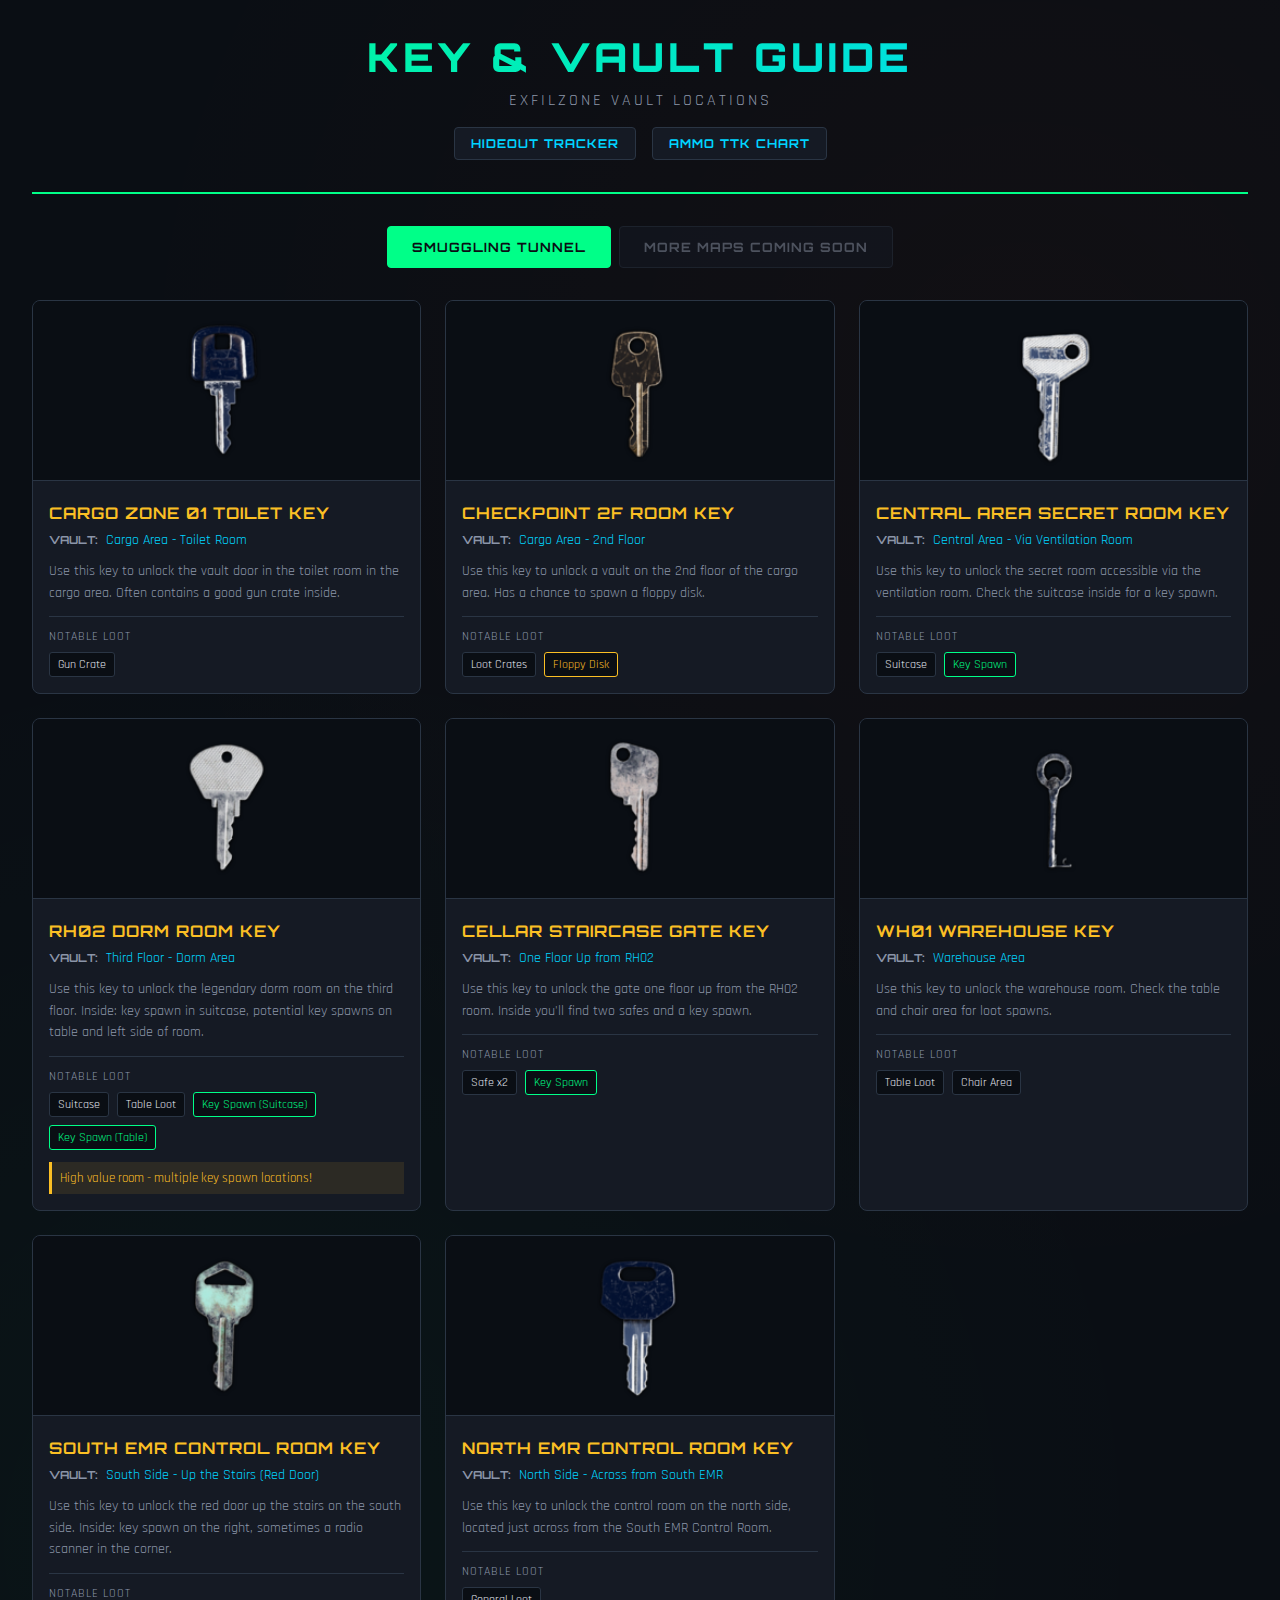
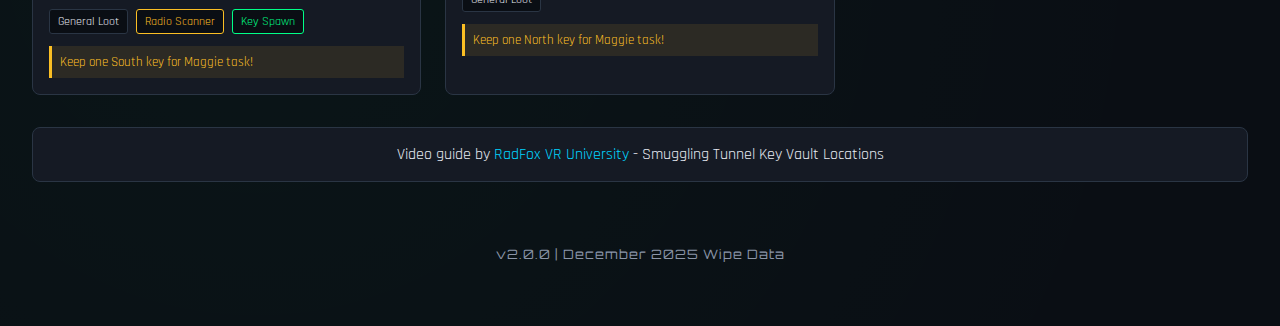
<file: keys.html>
<!DOCTYPE html>
<html lang="en">
<head>
    <meta charset="UTF-8">
    <meta name="viewport" content="width=device-width, initial-scale=1.0">
    <title>ExfilZone Key & Vault Guide</title>
    <link href="https://fonts.googleapis.com/css2?family=Orbitron:wght@400;700;900&family=Rajdhani:wght@300;400;500;600;700&display=swap" rel="stylesheet">
    <style>
        * {
            margin: 0;
            padding: 0;
            box-sizing: border-box;
        }

        :root {
            --primary: #00ff88;
            --primary-dim: #00cc6a;
            --secondary: #ff4400;
            --bg-dark: #0a0e14;
            --bg-medium: #151a24;
            --bg-light: #1f2937;
            --bg-card: #1a1f2e;
            --text-primary: #e4e8f0;
            --text-secondary: #8b95a8;
            --accent-blue: #00d4ff;
            --accent-yellow: #fbbf24;
            --border: #2a3544;
        }

        body {
            font-family: 'Rajdhani', sans-serif;
            background: var(--bg-dark);
            color: var(--text-primary);
            min-height: 100vh;
            background-image:
                radial-gradient(circle at 20% 80%, rgba(0, 255, 136, 0.03) 0%, transparent 50%),
                radial-gradient(circle at 80% 20%, rgba(255, 68, 0, 0.03) 0%, transparent 50%);
        }

        .container {
            max-width: 1400px;
            margin: 0 auto;
            padding: 2rem;
        }

        header {
            text-align: center;
            padding-bottom: 2rem;
            margin-bottom: 2rem;
            border-bottom: 2px solid var(--primary);
        }

        h1 {
            font-family: 'Orbitron', sans-serif;
            font-size: 2.5rem;
            font-weight: 900;
            letter-spacing: 4px;
            text-transform: uppercase;
            background: linear-gradient(135deg, var(--primary) 0%, var(--accent-blue) 100%);
            -webkit-background-clip: text;
            -webkit-text-fill-color: transparent;
            background-clip: text;
            margin-bottom: 0.5rem;
        }

        .subtitle {
            font-size: 1rem;
            color: var(--text-secondary);
            text-transform: uppercase;
            letter-spacing: 3px;
        }

        .nav-links {
            display: flex;
            gap: 1rem;
            justify-content: center;
            margin-top: 1rem;
        }

        .nav-link {
            display: inline-block;
            padding: 0.5rem 1rem;
            background: var(--bg-medium);
            border: 1px solid var(--border);
            color: var(--accent-blue);
            text-decoration: none;
            font-family: 'Orbitron', sans-serif;
            font-size: 0.75rem;
            font-weight: 700;
            text-transform: uppercase;
            letter-spacing: 1px;
            border-radius: 4px;
            transition: all 0.2s;
        }

        .nav-link:hover {
            border-color: var(--accent-blue);
            background: var(--bg-light);
        }

        /* Map Selection */
        .map-tabs {
            display: flex;
            gap: 0.5rem;
            margin-bottom: 2rem;
            flex-wrap: wrap;
            justify-content: center;
        }

        .map-tab {
            padding: 0.75rem 1.5rem;
            background: var(--bg-medium);
            border: 1px solid var(--border);
            color: var(--text-secondary);
            font-family: 'Orbitron', sans-serif;
            font-size: 0.8rem;
            font-weight: 700;
            text-transform: uppercase;
            letter-spacing: 1px;
            cursor: pointer;
            transition: all 0.2s;
            border-radius: 4px;
        }

        .map-tab:hover {
            border-color: var(--primary);
            color: var(--primary);
        }

        .map-tab.active {
            background: var(--primary);
            color: var(--bg-dark);
            border-color: var(--primary);
        }

        /* Keys Grid */
        .keys-grid {
            display: grid;
            grid-template-columns: repeat(auto-fill, minmax(320px, 1fr));
            gap: 1.5rem;
        }

        .key-card {
            background: var(--bg-medium);
            border: 1px solid var(--border);
            border-radius: 8px;
            overflow: hidden;
            transition: all 0.3s;
        }

        .key-card:hover {
            border-color: var(--primary);
            transform: translateY(-2px);
        }

        .key-image {
            width: 100%;
            height: 180px;
            object-fit: contain;
            border-bottom: 1px solid var(--border);
            background: var(--bg-dark);
            padding: 0.5rem;
        }

        .key-content {
            padding: 1rem;
        }

        .key-name {
            font-family: 'Orbitron', sans-serif;
            font-size: 1rem;
            font-weight: 700;
            color: var(--accent-yellow);
            margin-bottom: 0.5rem;
            text-transform: uppercase;
            letter-spacing: 1px;
        }

        .key-location {
            display: flex;
            align-items: center;
            gap: 0.5rem;
            font-size: 0.85rem;
            color: var(--accent-blue);
            margin-bottom: 0.75rem;
        }

        .key-location::before {
            content: 'VAULT: ';
            font-family: 'Orbitron', sans-serif;
            font-size: 0.7rem;
            font-weight: 700;
            color: var(--text-secondary);
        }

        .key-description {
            font-size: 0.9rem;
            color: var(--text-secondary);
            line-height: 1.5;
        }

        .key-loot {
            margin-top: 0.75rem;
            padding-top: 0.75rem;
            border-top: 1px solid var(--border);
        }

        .key-loot-title {
            font-size: 0.75rem;
            color: var(--text-secondary);
            text-transform: uppercase;
            letter-spacing: 1px;
            margin-bottom: 0.5rem;
        }

        .key-loot-items {
            display: flex;
            flex-wrap: wrap;
            gap: 0.5rem;
        }

        .loot-tag {
            padding: 0.25rem 0.5rem;
            background: var(--bg-dark);
            border: 1px solid var(--border);
            border-radius: 3px;
            font-size: 0.75rem;
            color: var(--text-primary);
        }

        .loot-tag.rare {
            border-color: var(--accent-yellow);
            color: var(--accent-yellow);
        }

        .loot-tag.key {
            border-color: var(--primary);
            color: var(--primary);
        }

        .key-note {
            margin-top: 0.75rem;
            padding: 0.5rem;
            background: rgba(251, 191, 36, 0.1);
            border-left: 3px solid var(--accent-yellow);
            font-size: 0.8rem;
            color: var(--accent-yellow);
        }

        .video-credit {
            text-align: center;
            margin-top: 2rem;
            padding: 1rem;
            background: var(--bg-medium);
            border: 1px solid var(--border);
            border-radius: 8px;
        }

        .video-credit a {
            color: var(--accent-blue);
            text-decoration: none;
        }

        .video-credit a:hover {
            text-decoration: underline;
        }

        .version-footer {
            text-align: center;
            padding: 2rem 0;
            margin-top: 2rem;
            color: var(--text-secondary);
            font-size: 0.8rem;
            font-family: 'Orbitron', sans-serif;
            letter-spacing: 1px;
        }

        @media (max-width: 768px) {
            h1 { font-size: 1.75rem; }
            .container { padding: 1rem; }
            .keys-grid { grid-template-columns: 1fr; }
        }
    </style>
</head>
<body>
    <div class="container">
        <header>
            <h1>KEY & VAULT GUIDE</h1>
            <div class="subtitle">ExfilZone Vault Locations</div>
            <div class="nav-links">
                <a href="index.html" class="nav-link">Hideout Tracker</a>
                <a href="ammo.html" class="nav-link">Ammo TTK Chart</a>
            </div>
        </header>

        <div class="map-tabs">
            <button class="map-tab active" onclick="selectMap('smuggling-tunnel')">Smuggling Tunnel</button>
            <button class="map-tab" onclick="selectMap('coming-soon')" disabled style="opacity: 0.5; cursor: not-allowed;">More Maps Coming Soon</button>
        </div>

        <div class="keys-grid" id="keysGrid"></div>

        <div class="video-credit">
            Video guide by <a href="https://www.youtube.com/watch?v=5JdYsMU3iUY" target="_blank">RadFox VR University</a> - Smuggling Tunnel Key Vault Locations
        </div>

        <div class="version-footer">
            v2.0.0 | December 2025 Wipe Data
        </div>
    </div>

    <script>
        const keyData = {
            'smuggling-tunnel': [
                {
                    name: 'Cargo Zone 01 Toilet Key',
                    image: 'Images/Keys/Smuggling Tunnel/Cargo_Zone01_Toilet_Key.webp',
                    location: 'Cargo Area - Toilet Room',
                    description: 'Use this key to unlock the vault door in the toilet room in the cargo area. Often contains a good gun crate inside.',
                    loot: ['Gun Crate'],
                    lootRare: [],
                    lootKeys: [],
                    note: null
                },
                {
                    name: 'Checkpoint 2F Room Key',
                    image: 'Images/Keys/Smuggling Tunnel/Checkpoint_2F_Room_Key.webp',
                    location: 'Cargo Area - 2nd Floor',
                    description: 'Use this key to unlock a vault on the 2nd floor of the cargo area. Has a chance to spawn a floppy disk.',
                    loot: ['Loot Crates'],
                    lootRare: ['Floppy Disk'],
                    lootKeys: [],
                    note: null
                },
                {
                    name: 'Central Area Secret Room Key',
                    image: 'Images/Keys/Smuggling Tunnel/Central_Area_Secret_Room_Key.webp',
                    location: 'Central Area - Via Ventilation Room',
                    description: 'Use this key to unlock the secret room accessible via the ventilation room. Check the suitcase inside for a key spawn.',
                    loot: ['Suitcase'],
                    lootRare: [],
                    lootKeys: ['Key Spawn'],
                    note: null
                },
                {
                    name: 'RH02 Dorm Room Key',
                    image: 'Images/Keys/Smuggling Tunnel/RH02_Dorm_Room_Key.webp',
                    location: 'Third Floor - Dorm Area',
                    description: 'Use this key to unlock the legendary dorm room on the third floor. Inside: key spawn in suitcase, potential key spawns on table and left side of room.',
                    loot: ['Suitcase', 'Table Loot'],
                    lootRare: [],
                    lootKeys: ['Key Spawn (Suitcase)', 'Key Spawn (Table)'],
                    note: 'High value room - multiple key spawn locations!'
                },
                {
                    name: 'Cellar Staircase Gate Key',
                    image: 'Images/Keys/Smuggling Tunnel/Cellar_Staircase_Gate_Key.webp',
                    location: 'One Floor Up from RH02',
                    description: 'Use this key to unlock the gate one floor up from the RH02 room. Inside you\'ll find two safes and a key spawn.',
                    loot: ['Safe x2'],
                    lootRare: [],
                    lootKeys: ['Key Spawn'],
                    note: null
                },
                {
                    name: 'WH01 Warehouse Key',
                    image: 'Images/Keys/Smuggling Tunnel/WH01_Warehouse_Key.webp',
                    location: 'Warehouse Area',
                    description: 'Use this key to unlock the warehouse room. Check the table and chair area for loot spawns.',
                    loot: ['Table Loot', 'Chair Area'],
                    lootRare: [],
                    lootKeys: [],
                    note: null
                },
                {
                    name: 'South EMR Control Room Key',
                    image: 'Images/Keys/Smuggling Tunnel/South_EMR_Control_Room_Key.webp',
                    location: 'South Side - Up the Stairs (Red Door)',
                    description: 'Use this key to unlock the red door up the stairs on the south side. Inside: key spawn on the right, sometimes a radio scanner in the corner.',
                    loot: ['General Loot'],
                    lootRare: ['Radio Scanner'],
                    lootKeys: ['Key Spawn'],
                    note: 'Keep one South key for Maggie task!'
                },
                {
                    name: 'North EMR Control Room Key',
                    image: 'Images/Keys/Smuggling Tunnel/North_EMR_Control_Room_Key.webp',
                    location: 'North Side - Across from South EMR',
                    description: 'Use this key to unlock the control room on the north side, located just across from the South EMR Control Room.',
                    loot: ['General Loot'],
                    lootRare: [],
                    lootKeys: [],
                    note: 'Keep one North key for Maggie task!'
                }
            ]
        };

        let currentMap = 'smuggling-tunnel';

        function selectMap(map) {
            if (map === 'coming-soon') return;

            currentMap = map;
            document.querySelectorAll('.map-tab').forEach(tab => tab.classList.remove('active'));
            event.target.classList.add('active');
            renderKeys();
        }

        function renderKeys() {
            const grid = document.getElementById('keysGrid');
            const keys = keyData[currentMap] || [];

            let html = '';
            keys.forEach(key => {
                const lootTags = key.loot.map(item => `<span class="loot-tag">${item}</span>`).join('');
                const rareTags = key.lootRare.map(item => `<span class="loot-tag rare">${item}</span>`).join('');
                const keyTags = key.lootKeys.map(item => `<span class="loot-tag key">${item}</span>`).join('');
                const allTags = lootTags + rareTags + keyTags;

                const noteHtml = key.note ? `<div class="key-note">${key.note}</div>` : '';

                html += `
                    <div class="key-card">
                        <img src="${key.image}" alt="${key.name}" class="key-image" onerror="this.src='data:image/svg+xml,%3Csvg xmlns=%22http://www.w3.org/2000/svg%22 fill=%22%238b95a8%22 viewBox=%220 0 24 24%22%3E%3Cpath d=%22M12.65 10C11.83 7.67 9.61 6 7 6c-3.31 0-6 2.69-6 6s2.69 6 6 6c2.61 0 4.83-1.67 5.65-4H17v4h4v-4h2v-4H12.65zM7 14c-1.1 0-2-.9-2-2s.9-2 2-2 2 .9 2 2-.9 2-2 2z%22/%3E%3C/svg%3E'">
                        <div class="key-content">
                            <div class="key-name">${key.name}</div>
                            <div class="key-location">${key.location}</div>
                            <div class="key-description">${key.description}</div>
                            ${allTags ? `<div class="key-loot"><div class="key-loot-title">Notable Loot</div><div class="key-loot-items">${allTags}</div></div>` : ''}
                            ${noteHtml}
                        </div>
                    </div>
                `;
            });

            grid.innerHTML = html;
        }

        renderKeys();
    </script>
</body>
</html>
</file>
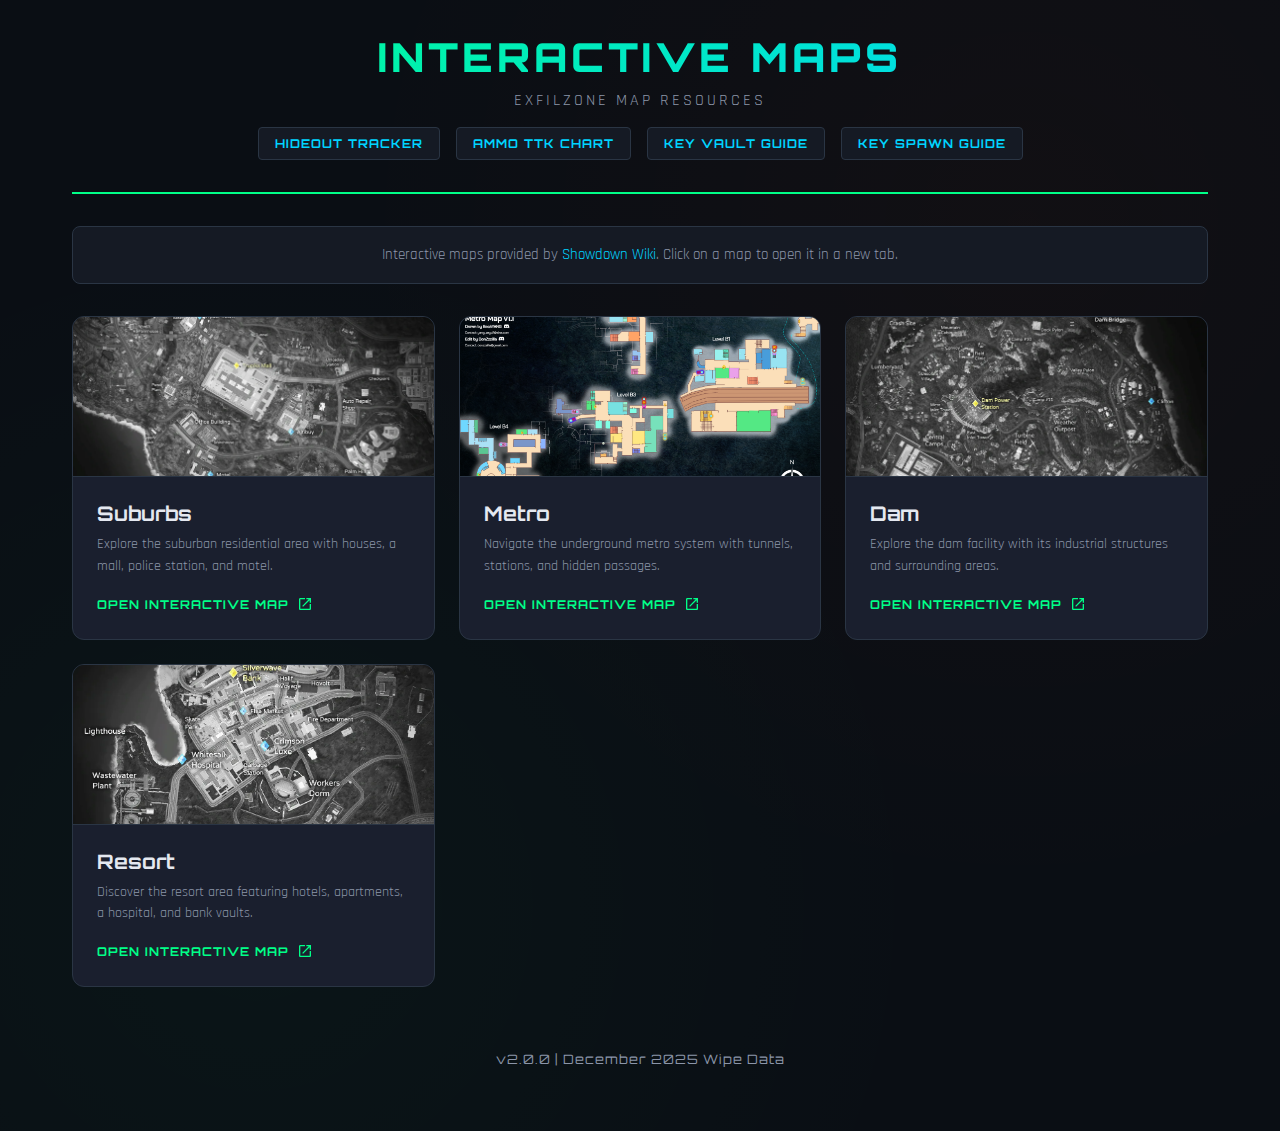
<file: maps.html>
<!DOCTYPE html>
<html lang="en">
<head>
    <meta charset="UTF-8">
    <meta name="viewport" content="width=device-width, initial-scale=1.0">
    <title>ExfilZone Interactive Maps</title>
    <link href="https://fonts.googleapis.com/css2?family=Orbitron:wght@400;700;900&family=Rajdhani:wght@300;400;500;600;700&display=swap" rel="stylesheet">
    <style>
        * {
            margin: 0;
            padding: 0;
            box-sizing: border-box;
        }

        :root {
            --primary: #00ff88;
            --primary-dim: #00cc6a;
            --secondary: #ff4400;
            --bg-dark: #0a0e14;
            --bg-medium: #151a24;
            --bg-light: #1f2937;
            --bg-card: #1a1f2e;
            --text-primary: #e4e8f0;
            --text-secondary: #8b95a8;
            --accent-blue: #00d4ff;
            --accent-yellow: #fbbf24;
            --border: #2a3544;
        }

        body {
            font-family: 'Rajdhani', sans-serif;
            background: var(--bg-dark);
            color: var(--text-primary);
            min-height: 100vh;
            background-image:
                radial-gradient(circle at 20% 80%, rgba(0, 255, 136, 0.03) 0%, transparent 50%),
                radial-gradient(circle at 80% 20%, rgba(255, 68, 0, 0.03) 0%, transparent 50%);
        }

        .container {
            max-width: 1200px;
            margin: 0 auto;
            padding: 2rem;
        }

        header {
            text-align: center;
            padding-bottom: 2rem;
            margin-bottom: 2rem;
            border-bottom: 2px solid var(--primary);
        }

        h1 {
            font-family: 'Orbitron', sans-serif;
            font-size: 2.5rem;
            font-weight: 900;
            letter-spacing: 4px;
            text-transform: uppercase;
            background: linear-gradient(135deg, var(--primary) 0%, var(--accent-blue) 100%);
            -webkit-background-clip: text;
            -webkit-text-fill-color: transparent;
            background-clip: text;
            margin-bottom: 0.5rem;
        }

        .subtitle {
            font-size: 1rem;
            color: var(--text-secondary);
            text-transform: uppercase;
            letter-spacing: 3px;
        }

        .nav-links {
            display: flex;
            gap: 1rem;
            justify-content: center;
            margin-top: 1rem;
            flex-wrap: wrap;
        }

        .nav-link {
            display: inline-block;
            padding: 0.5rem 1rem;
            background: var(--bg-medium);
            border: 1px solid var(--border);
            color: var(--accent-blue);
            text-decoration: none;
            font-family: 'Orbitron', sans-serif;
            font-size: 0.75rem;
            font-weight: 700;
            text-transform: uppercase;
            letter-spacing: 1px;
            border-radius: 4px;
            transition: all 0.2s;
        }

        .nav-link:hover {
            border-color: var(--accent-blue);
            background: var(--bg-light);
        }

        .maps-grid {
            display: grid;
            grid-template-columns: repeat(auto-fit, minmax(280px, 1fr));
            gap: 1.5rem;
            margin-top: 2rem;
        }

        .map-card {
            background: var(--bg-card);
            border: 1px solid var(--border);
            border-radius: 12px;
            overflow: hidden;
            transition: all 0.3s;
            text-decoration: none;
            color: inherit;
        }

        .map-card:hover {
            border-color: var(--primary);
            transform: translateY(-4px);
            box-shadow: 0 8px 30px rgba(0, 255, 136, 0.15);
        }

        .map-card-image {
            width: 100%;
            height: 160px;
            background: var(--bg-medium);
            overflow: hidden;
            border-bottom: 1px solid var(--border);
        }

        .map-card-image img {
            width: 100%;
            height: 100%;
            object-fit: cover;
            transition: transform 0.3s;
        }

        .map-card:hover .map-card-image img {
            transform: scale(1.05);
        }

        .map-card-content {
            padding: 1.5rem;
        }

        .map-card-title {
            font-family: 'Orbitron', sans-serif;
            font-size: 1.25rem;
            font-weight: 700;
            color: var(--text-primary);
            margin-bottom: 0.5rem;
        }

        .map-card-description {
            font-size: 0.9rem;
            color: var(--text-secondary);
            line-height: 1.5;
            margin-bottom: 1rem;
        }

        .map-card-link {
            display: inline-flex;
            align-items: center;
            gap: 0.5rem;
            color: var(--primary);
            font-family: 'Orbitron', sans-serif;
            font-size: 0.75rem;
            font-weight: 700;
            text-transform: uppercase;
            letter-spacing: 1px;
        }

        .map-card-link::after {
            content: '';
            display: inline-block;
            width: 16px;
            height: 16px;
            background: url("data:image/svg+xml,%3Csvg xmlns='http://www.w3.org/2000/svg' fill='%2300ff88' viewBox='0 0 24 24'%3E%3Cpath d='M14 3v2h3.59l-9.83 9.83 1.41 1.41L19 6.41V10h2V3m-2 16H5V5h7V3H5c-1.11 0-2 .89-2 2v14c0 1.1.89 2 2 2h14c1.1 0 2-.9 2-2v-7h-2v7z'/%3E%3C/svg%3E") center/contain no-repeat;
        }

        .info-panel {
            background: var(--bg-medium);
            border: 1px solid var(--border);
            border-radius: 8px;
            padding: 1rem 1.5rem;
            margin-bottom: 2rem;
            text-align: center;
        }

        .info-panel p {
            color: var(--text-secondary);
            font-size: 0.95rem;
            line-height: 1.6;
        }

        .info-panel a {
            color: var(--accent-blue);
            text-decoration: none;
        }

        .info-panel a:hover {
            text-decoration: underline;
        }

        .version-footer {
            text-align: center;
            padding: 2rem 0;
            margin-top: 2rem;
            color: var(--text-secondary);
            font-size: 0.8rem;
            font-family: 'Orbitron', sans-serif;
            letter-spacing: 1px;
        }

        @media (max-width: 768px) {
            h1 { font-size: 1.75rem; }
            .container { padding: 1rem; }
            .maps-grid { grid-template-columns: 1fr; }
        }
    </style>
</head>
<body>
    <div class="container">
        <header>
            <h1>INTERACTIVE MAPS</h1>
            <div class="subtitle">ExfilZone Map Resources</div>
            <div class="nav-links">
                <a href="index.html" class="nav-link">Hideout Tracker</a>
                <a href="ammo.html" class="nav-link">Ammo TTK Chart</a>
                <a href="keys.html" class="nav-link">Key Vault Guide</a>
                <a href="keyspawns.html" class="nav-link">Key Spawn Guide</a>
            </div>
        </header>

        <div class="info-panel">
            <p>Interactive maps provided by <a href="https://map.showdown.wiki" target="_blank">Showdown Wiki</a>. Click on a map to open it in a new tab.</p>
        </div>

        <div class="maps-grid">
            <a href="https://map.showdown.wiki/map/suburbs" target="_blank" class="map-card">
                <div class="map-card-image"><img src="Images/Maps/Suburbs_Map.webp" alt="Suburbs Map"></div>
                <div class="map-card-content">
                    <div class="map-card-title">Suburbs</div>
                    <div class="map-card-description">Explore the suburban residential area with houses, a mall, police station, and motel.</div>
                    <span class="map-card-link">Open Interactive Map</span>
                </div>
            </a>

            <a href="https://map.showdown.wiki/map/metro" target="_blank" class="map-card">
                <div class="map-card-image"><img src="Images/Maps/Metro_Map.webp" alt="Metro Map"></div>
                <div class="map-card-content">
                    <div class="map-card-title">Metro</div>
                    <div class="map-card-description">Navigate the underground metro system with tunnels, stations, and hidden passages.</div>
                    <span class="map-card-link">Open Interactive Map</span>
                </div>
            </a>

            <a href="https://map.showdown.wiki/map/dam" target="_blank" class="map-card">
                <div class="map-card-image"><img src="Images/Maps/Dam_Map.webp" alt="Dam Map"></div>
                <div class="map-card-content">
                    <div class="map-card-title">Dam</div>
                    <div class="map-card-description">Explore the dam facility with its industrial structures and surrounding areas.</div>
                    <span class="map-card-link">Open Interactive Map</span>
                </div>
            </a>

            <a href="https://map.showdown.wiki/map/resort" target="_blank" class="map-card">
                <div class="map-card-image"><img src="Images/Maps/Resort_Map.webp" alt="Resort Map"></div>
                <div class="map-card-content">
                    <div class="map-card-title">Resort</div>
                    <div class="map-card-description">Discover the resort area featuring hotels, apartments, a hospital, and bank vaults.</div>
                    <span class="map-card-link">Open Interactive Map</span>
                </div>
            </a>
        </div>

        <div class="version-footer">
            v2.0.0 | December 2025 Wipe Data
        </div>
    </div>
</body>
</html>
</file>
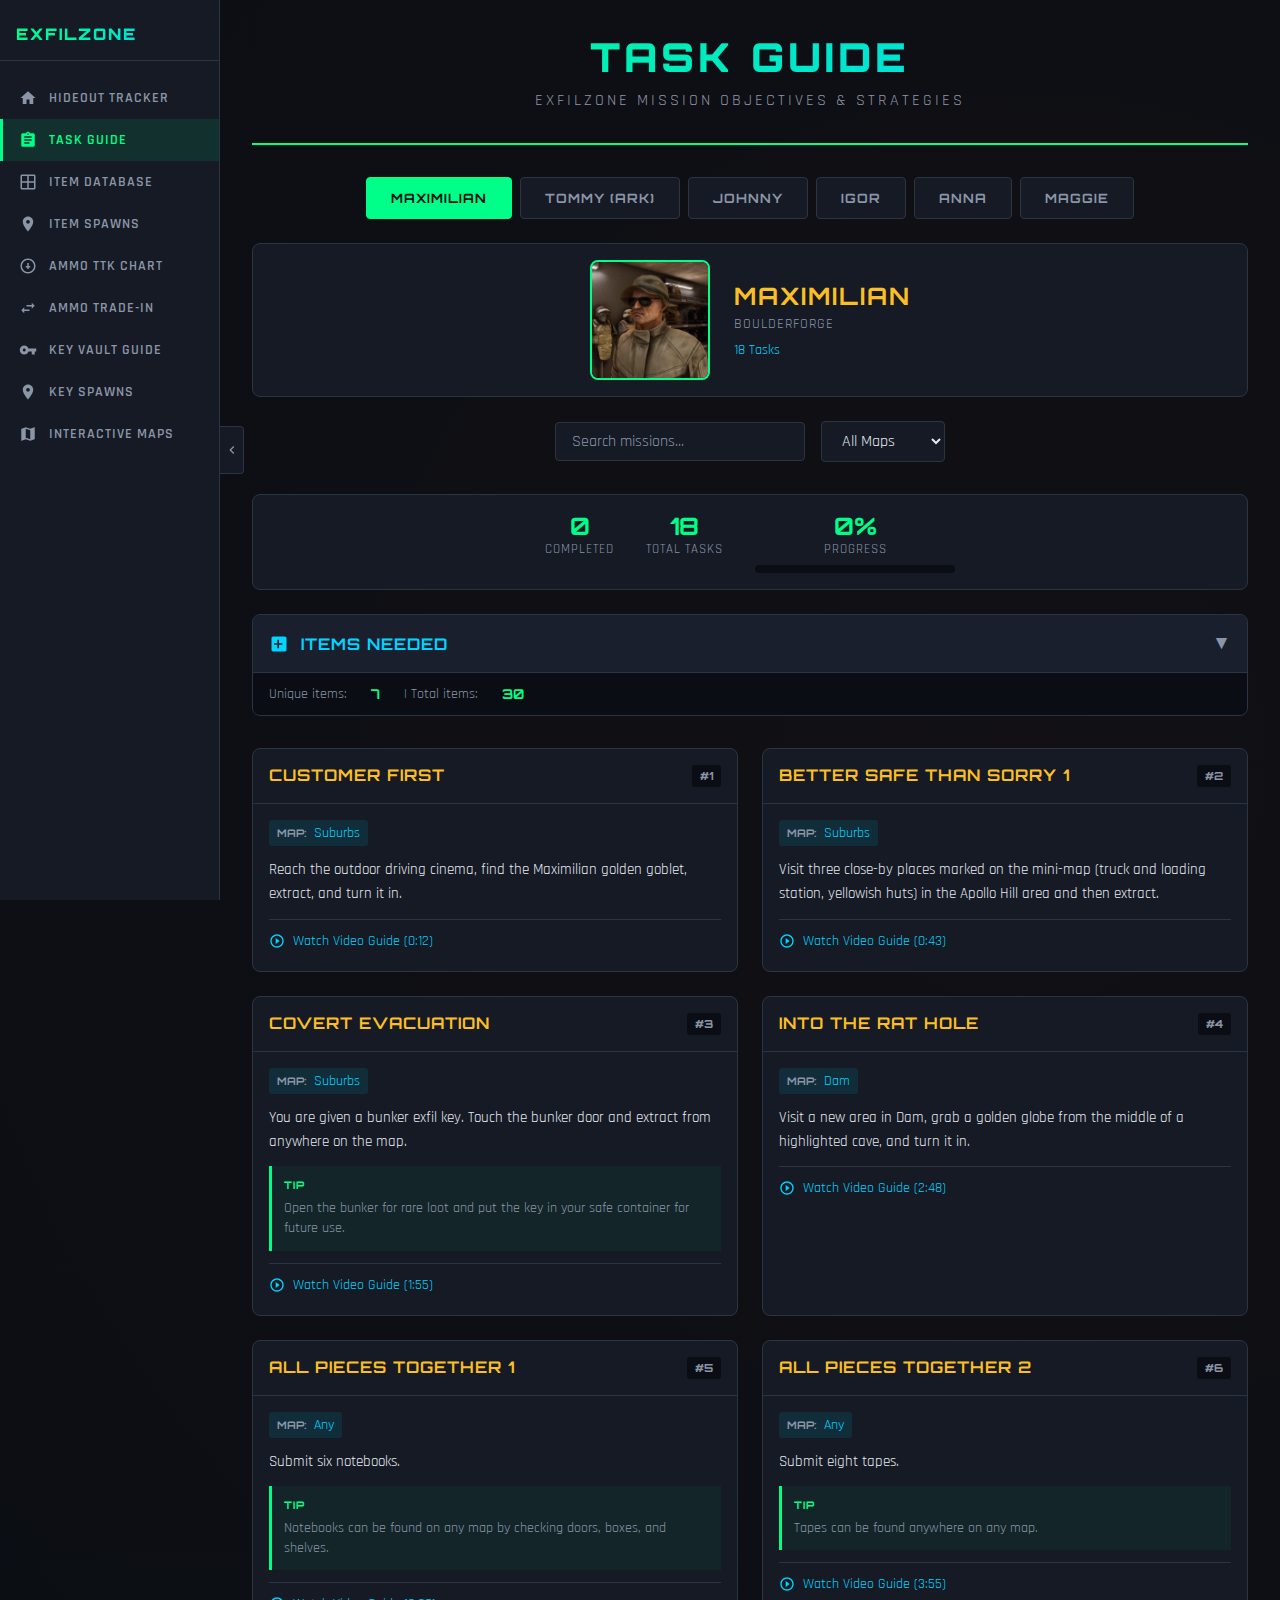
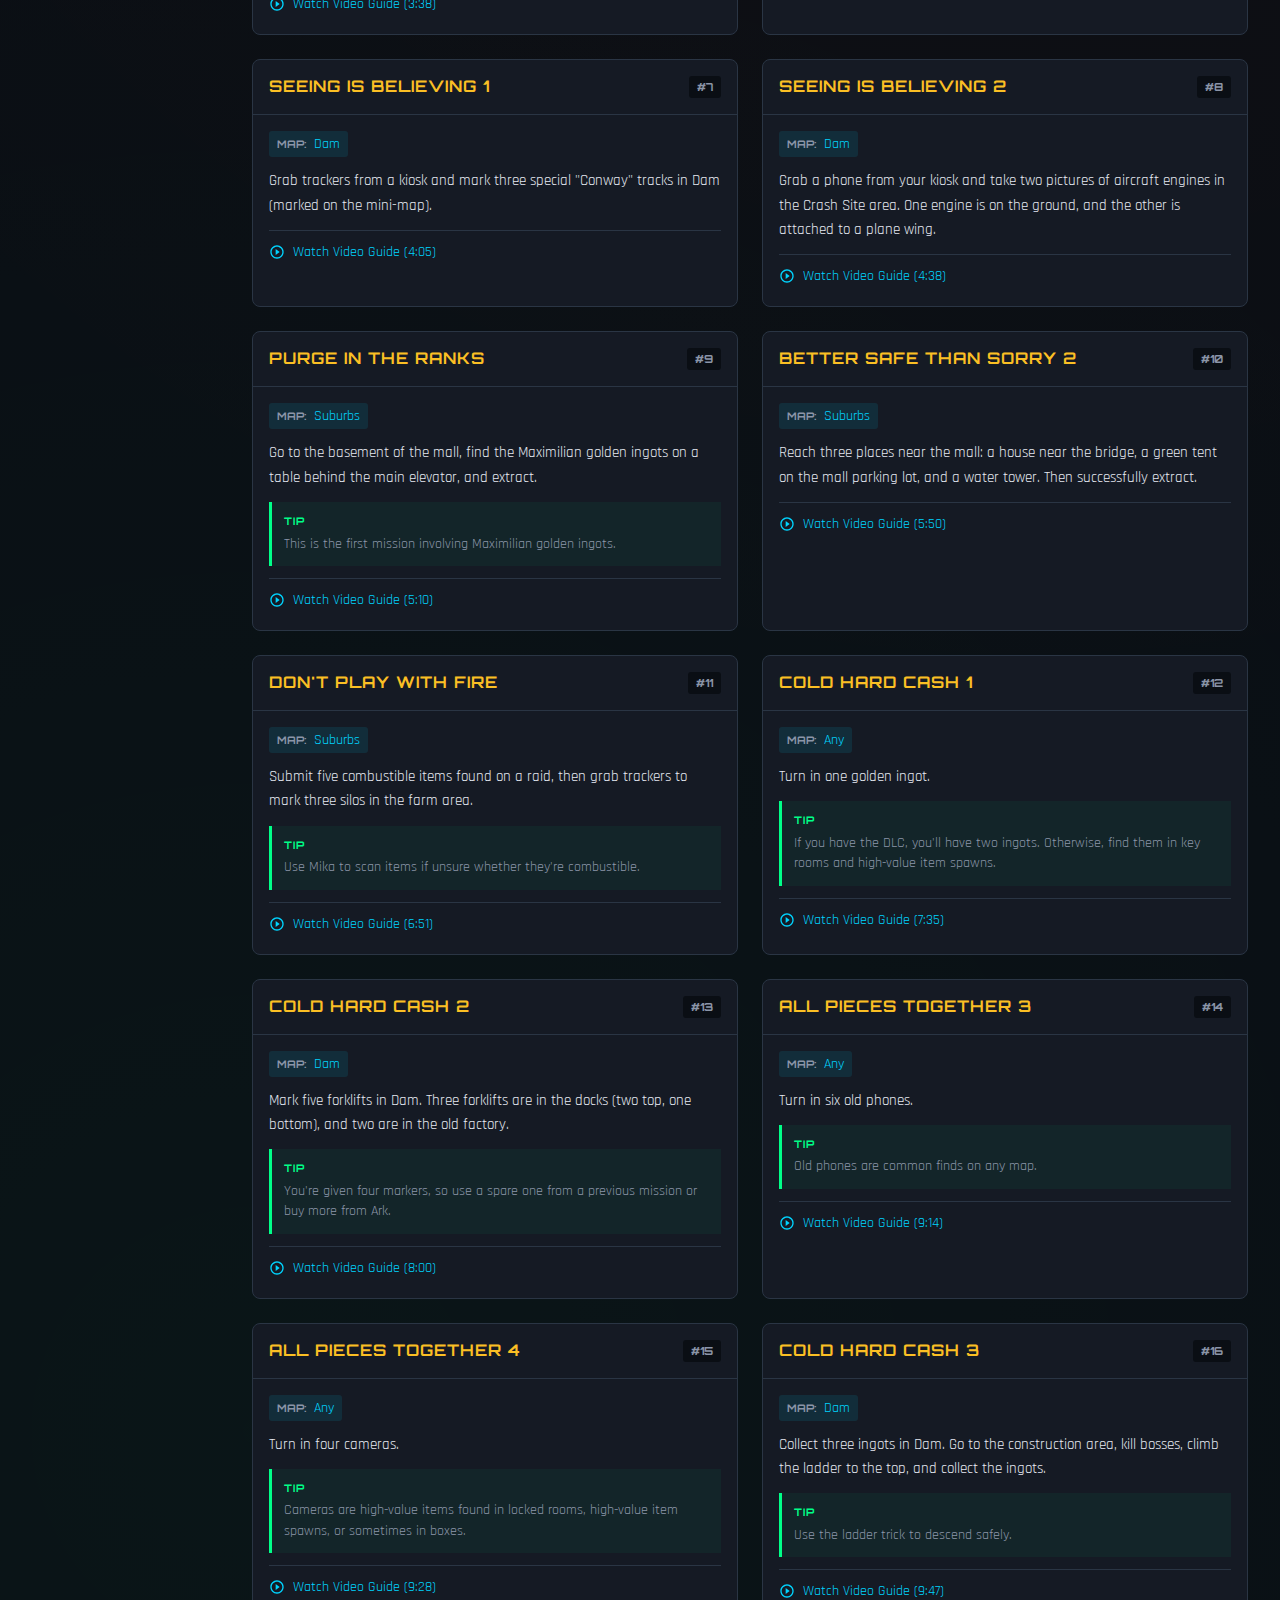
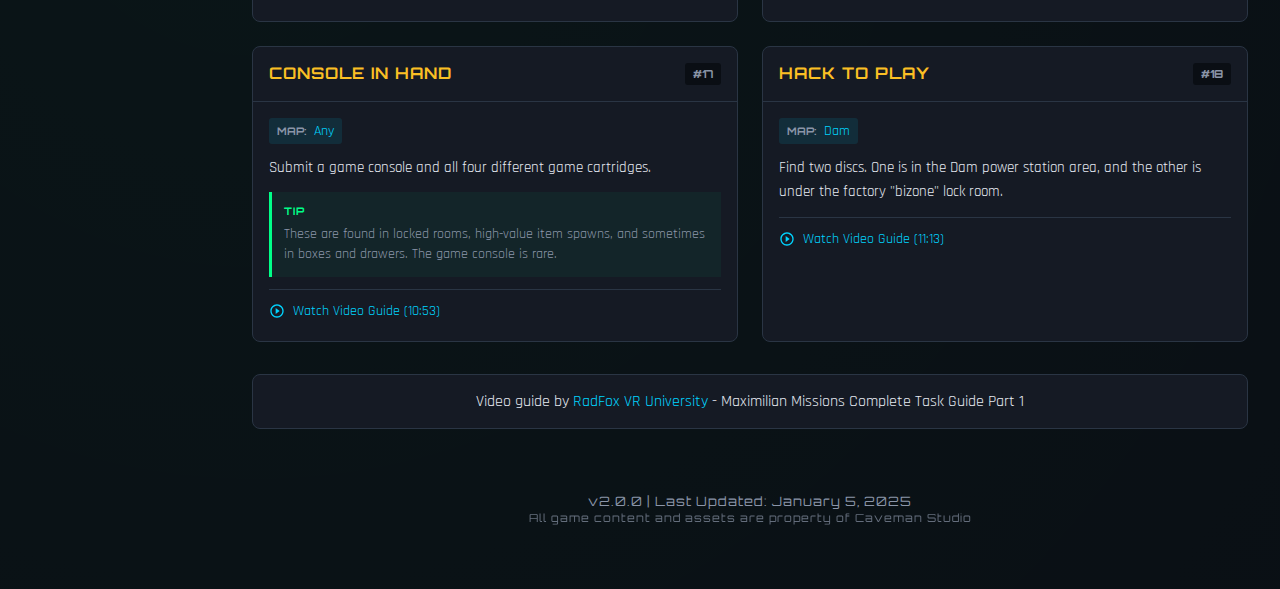
<file: tasks.html>
<!DOCTYPE html>
<html lang="en">
<head>
    <meta charset="UTF-8">
    <meta name="viewport" content="width=device-width, initial-scale=1.0">
    <link rel="icon" type="image/webp" href="Data/Items/Contractors_Showdown_ExfilZone_Household.webp">
    <title>ExfilZone Task Guide</title>
    <link href="https://fonts.googleapis.com/css2?family=Orbitron:wght@400;700;900&family=Rajdhani:wght@300;400;500;600;700&display=swap" rel="stylesheet">
    <style>
        * {
            margin: 0;
            padding: 0;
            box-sizing: border-box;
        }

        :root {
            --primary: #00ff88;
            --primary-dim: #00cc6a;
            --secondary: #ff4400;
            --bg-dark: #0a0e14;
            --bg-medium: #151a24;
            --bg-light: #1f2937;
            --bg-card: #1a1f2e;
            --text-primary: #e4e8f0;
            --text-secondary: #8b95a8;
            --accent-blue: #00d4ff;
            --accent-yellow: #fbbf24;
            --border: #2a3544;
            --sidebar-width: 220px;
        }

        body {
            font-family: 'Rajdhani', sans-serif;
            background: var(--bg-dark);
            color: var(--text-primary);
            min-height: 100vh;
            background-image:
                radial-gradient(circle at 20% 80%, rgba(0, 255, 136, 0.03) 0%, transparent 50%),
                radial-gradient(circle at 80% 20%, rgba(255, 68, 0, 0.03) 0%, transparent 50%);
        }

        /* Sidebar Navigation */
        .sidebar {
            position: fixed;
            left: 0;
            top: 0;
            width: var(--sidebar-width);
            height: 100vh;
            background: var(--bg-medium);
            border-right: 1px solid var(--border);
            padding: 1rem 0;
            z-index: 1000;
            transition: transform 0.3s ease;
            overflow-y: auto;
        }

        .sidebar.collapsed {
            transform: translateX(calc(-1 * var(--sidebar-width)));
        }

        .sidebar-header {
            padding: 0.5rem 1rem 1rem;
            border-bottom: 1px solid var(--border);
            margin-bottom: 1rem;
        }

        .sidebar-logo {
            font-family: 'Orbitron', sans-serif;
            font-size: 1rem;
            font-weight: 900;
            background: linear-gradient(135deg, var(--primary) 0%, var(--accent-blue) 100%);
            -webkit-background-clip: text;
            -webkit-text-fill-color: transparent;
            background-clip: text;
            text-transform: uppercase;
            letter-spacing: 2px;
        }

        .sidebar .nav-link {
            display: flex;
            align-items: center;
            gap: 0.75rem;
            padding: 0.75rem 1rem;
            margin: 0;
            color: var(--text-secondary);
            text-decoration: none;
            font-family: 'Rajdhani', sans-serif;
            font-size: 0.9rem;
            font-weight: 600;
            transition: all 0.2s;
            border-left: 3px solid transparent;
            border-radius: 0;
            background: transparent;
            border-top: none;
            border-right: none;
            border-bottom: none;
        }

        .sidebar .nav-link svg {
            width: 18px;
            height: 18px;
            fill: currentColor;
            flex-shrink: 0;
        }

        .sidebar .nav-link:hover {
            background: var(--bg-light);
            color: var(--text-primary);
            border-left-color: var(--accent-blue);
        }

        .sidebar .nav-link.active {
            background: rgba(0, 255, 136, 0.1);
            color: var(--primary);
            border-left-color: var(--primary);
        }

        .sidebar-toggle {
            position: fixed;
            left: var(--sidebar-width);
            top: 50%;
            transform: translateY(-50%);
            width: 24px;
            height: 48px;
            background: var(--bg-medium);
            border: 1px solid var(--border);
            border-left: none;
            border-radius: 0 4px 4px 0;
            cursor: pointer;
            z-index: 1001;
            display: flex;
            align-items: center;
            justify-content: center;
            transition: left 0.3s ease;
        }

        .sidebar-toggle:hover {
            background: var(--bg-light);
        }

        .sidebar-toggle svg {
            width: 16px;
            height: 16px;
            fill: var(--text-secondary);
            transition: transform 0.3s ease;
        }

        .sidebar.collapsed + .sidebar-toggle {
            left: 0;
        }

        .sidebar.collapsed + .sidebar-toggle svg {
            transform: rotate(180deg);
        }

        /* Main Content */
        .main-content {
            margin-left: var(--sidebar-width);
            transition: margin-left 0.3s ease;
            min-height: 100vh;
        }

        .sidebar.collapsed ~ .main-content {
            margin-left: 0;
        }

        .container {
            max-width: 1400px;
            margin: 0 auto;
            padding: 2rem;
        }

        header {
            text-align: center;
            padding-bottom: 2rem;
            margin-bottom: 2rem;
            border-bottom: 2px solid var(--primary);
        }

        h1 {
            font-family: 'Orbitron', sans-serif;
            font-size: 2.5rem;
            font-weight: 900;
            letter-spacing: 4px;
            text-transform: uppercase;
            background: linear-gradient(135deg, var(--primary) 0%, var(--accent-blue) 100%);
            -webkit-background-clip: text;
            -webkit-text-fill-color: transparent;
            background-clip: text;
            margin-bottom: 0.5rem;
        }

        .subtitle {
            font-size: 1rem;
            color: var(--text-secondary);
            text-transform: uppercase;
            letter-spacing: 3px;
        }

        .nav-links {
            display: flex;
            gap: 1rem;
            justify-content: center;
            margin-top: 1rem;
            flex-wrap: wrap;
        }

        .nav-link {
            display: inline-flex;
            align-items: center;
            gap: 0.5rem;
            padding: 0.5rem 1rem;
            background: var(--bg-medium);
            border: 1px solid var(--border);
            color: var(--accent-blue);
            text-decoration: none;
            font-family: 'Orbitron', sans-serif;
            font-size: 0.75rem;
            font-weight: 700;
            text-transform: uppercase;
            letter-spacing: 1px;
            border-radius: 4px;
            transition: all 0.2s;
        }

        .nav-link svg {
            width: 16px;
            height: 16px;
            fill: currentColor;
        }

        .nav-link:hover {
            border-color: var(--accent-blue);
            background: var(--bg-light);
        }

        /* Trader Tabs */
        .trader-tabs {
            display: flex;
            gap: 0.5rem;
            margin-bottom: 1.5rem;
            flex-wrap: wrap;
            justify-content: center;
        }

        .trader-tab {
            padding: 0.75rem 1.5rem;
            background: var(--bg-medium);
            border: 1px solid var(--border);
            color: var(--text-secondary);
            font-family: 'Orbitron', sans-serif;
            font-size: 0.8rem;
            font-weight: 700;
            text-transform: uppercase;
            letter-spacing: 1px;
            cursor: pointer;
            transition: all 0.2s;
            border-radius: 4px;
        }

        .trader-tab:hover {
            border-color: var(--primary);
            color: var(--primary);
        }

        .trader-tab.active {
            background: var(--primary);
            color: var(--bg-dark);
            border-color: var(--primary);
        }

        /* Filter Controls */
        .filter-controls {
            display: flex;
            gap: 1rem;
            margin-bottom: 2rem;
            flex-wrap: wrap;
            justify-content: center;
            align-items: center;
        }

        .search-box {
            padding: 0.5rem 1rem;
            background: var(--bg-medium);
            border: 1px solid var(--border);
            border-radius: 4px;
            color: var(--text-primary);
            font-family: 'Rajdhani', sans-serif;
            font-size: 1rem;
            width: 250px;
            transition: all 0.2s;
        }

        .search-box:focus {
            outline: none;
            border-color: var(--accent-blue);
        }

        .search-box::placeholder {
            color: var(--text-secondary);
        }

        .map-filter {
            padding: 0.5rem 1rem;
            background: var(--bg-medium);
            border: 1px solid var(--border);
            border-radius: 4px;
            color: var(--text-primary);
            font-family: 'Rajdhani', sans-serif;
            font-size: 1rem;
            cursor: pointer;
            transition: all 0.2s;
        }

        .map-filter:focus {
            outline: none;
            border-color: var(--accent-blue);
        }

        /* Tasks Grid */
        .tasks-grid {
            display: grid;
            grid-template-columns: repeat(auto-fill, minmax(350px, 1fr));
            gap: 1.5rem;
        }

        .task-card {
            background: var(--bg-medium);
            border: 1px solid var(--border);
            border-radius: 8px;
            overflow: hidden;
            transition: all 0.3s;
            cursor: pointer;
            position: relative;
        }

        .task-card:hover {
            border-color: var(--primary);
            transform: translateY(-2px);
        }

        .task-card.completed {
            opacity: 0.6;
            border-color: var(--primary);
        }

        .task-card.completed .task-header {
            background: linear-gradient(135deg, rgba(0, 255, 136, 0.2) 0%, var(--bg-light) 100%);
        }

        .task-card.completed .completed-badge {
            position: absolute;
            top: 50%;
            left: 50%;
            transform: translate(-50%, -50%);
            width: 48px;
            height: 48px;
            background: var(--primary);
            color: var(--bg-dark);
            border-radius: 50%;
            display: flex;
            align-items: center;
            justify-content: center;
            font-weight: bold;
            font-size: 1.5rem;
            z-index: 5;
        }

        .task-header {
            padding: 1rem;
            border-bottom: 1px solid var(--border);
            display: flex;
            justify-content: space-between;
            align-items: flex-start;
            gap: 0.5rem;
        }

        .task-name {
            font-family: 'Orbitron', sans-serif;
            font-size: 1rem;
            font-weight: 700;
            color: var(--accent-yellow);
            text-transform: uppercase;
            letter-spacing: 1px;
        }

        .task-number {
            font-family: 'Orbitron', sans-serif;
            font-size: 0.7rem;
            font-weight: 700;
            color: var(--text-secondary);
            background: var(--bg-dark);
            padding: 0.25rem 0.5rem;
            border-radius: 3px;
            white-space: nowrap;
        }

        .task-content {
            padding: 1rem;
        }

        .task-map {
            display: inline-flex;
            align-items: center;
            gap: 0.5rem;
            font-size: 0.85rem;
            color: var(--accent-blue);
            margin-bottom: 0.75rem;
            padding: 0.25rem 0.5rem;
            background: rgba(0, 212, 255, 0.1);
            border-radius: 3px;
        }

        .task-map::before {
            content: 'MAP:';
            font-family: 'Orbitron', sans-serif;
            font-size: 0.65rem;
            font-weight: 700;
            color: var(--text-secondary);
        }

        .task-type {
            display: inline-flex;
            align-items: center;
            gap: 0.5rem;
            font-size: 0.85rem;
            color: var(--accent-orange);
            margin-bottom: 0.75rem;
            margin-left: 0.5rem;
            padding: 0.25rem 0.5rem;
            background: rgba(255, 165, 0, 0.1);
            border-radius: 3px;
        }

        .task-type::before {
            content: 'TYPE:';
            font-family: 'Orbitron', sans-serif;
            font-size: 0.65rem;
            font-weight: 700;
            color: var(--text-secondary);
        }

        .task-objective {
            font-size: 0.95rem;
            color: var(--text-primary);
            line-height: 1.6;
            margin-bottom: 0.75rem;
        }

        .task-tips {
            margin-top: 0.75rem;
            padding: 0.75rem;
            background: rgba(0, 255, 136, 0.05);
            border-left: 3px solid var(--primary);
            font-size: 0.85rem;
            color: var(--text-secondary);
            line-height: 1.5;
        }

        .task-tips-label {
            font-family: 'Orbitron', sans-serif;
            font-size: 0.65rem;
            font-weight: 700;
            color: var(--primary);
            text-transform: uppercase;
            letter-spacing: 1px;
            margin-bottom: 0.25rem;
        }

        .task-video {
            margin-top: 0.75rem;
            padding-top: 0.75rem;
            border-top: 1px solid var(--border);
        }

        .task-video a {
            display: inline-flex;
            align-items: center;
            gap: 0.5rem;
            color: var(--accent-blue);
            text-decoration: none;
            font-size: 0.85rem;
            transition: all 0.2s;
        }

        .task-video a:hover {
            color: var(--primary);
        }

        .task-video svg {
            width: 16px;
            height: 16px;
            fill: currentColor;
        }

        .video-credit {
            text-align: center;
            margin-top: 2rem;
            padding: 1rem;
            background: var(--bg-medium);
            border: 1px solid var(--border);
            border-radius: 8px;
        }

        .video-credit a {
            color: var(--accent-blue);
            text-decoration: none;
        }

        .video-credit a:hover {
            text-decoration: underline;
        }

        .version-footer {
            text-align: center;
            padding: 2rem 0;
            margin-top: 2rem;
            color: var(--text-secondary);
            font-size: 0.8rem;
            font-family: 'Orbitron', sans-serif;
            letter-spacing: 1px;
        }

        .no-results {
            text-align: center;
            padding: 3rem;
            color: var(--text-secondary);
            font-size: 1.1rem;
            grid-column: 1 / -1;
        }

        .progress-stats {
            display: flex;
            justify-content: center;
            gap: 2rem;
            margin-bottom: 1.5rem;
            padding: 1rem;
            background: var(--bg-medium);
            border: 1px solid var(--border);
            border-radius: 8px;
        }

        .progress-stat {
            text-align: center;
        }

        .progress-stat-value {
            font-family: 'Orbitron', sans-serif;
            font-size: 1.5rem;
            font-weight: 700;
            color: var(--primary);
        }

        .progress-stat-label {
            font-size: 0.8rem;
            color: var(--text-secondary);
            text-transform: uppercase;
            letter-spacing: 1px;
        }

        .progress-bar-container {
            width: 100%;
            height: 8px;
            background: var(--bg-dark);
            border-radius: 4px;
            margin-top: 0.5rem;
            overflow: hidden;
        }

        .progress-bar {
            height: 100%;
            background: linear-gradient(90deg, var(--primary) 0%, var(--accent-blue) 100%);
            border-radius: 4px;
            transition: width 0.3s ease;
        }

        .trader-display {
            display: flex;
            align-items: center;
            justify-content: center;
            gap: 1.5rem;
            margin-bottom: 1.5rem;
            padding: 1rem;
            background: var(--bg-medium);
            border: 1px solid var(--border);
            border-radius: 8px;
        }

        .trader-image {
            width: 120px;
            height: 120px;
            object-fit: cover;
            border-radius: 8px;
            border: 2px solid var(--primary);
        }

        .trader-info {
            text-align: left;
        }

        .trader-name {
            font-family: 'Orbitron', sans-serif;
            font-size: 1.5rem;
            font-weight: 700;
            color: var(--accent-yellow);
            text-transform: uppercase;
            letter-spacing: 2px;
            margin-bottom: 0.25rem;
        }

        .trader-faction {
            font-size: 0.9rem;
            color: var(--text-secondary);
            text-transform: uppercase;
            letter-spacing: 1px;
        }

        .trader-task-count {
            font-size: 0.85rem;
            color: var(--accent-blue);
            margin-top: 0.5rem;
        }

        @media (max-width: 768px) {
            .sidebar {
                transform: translateX(calc(-1 * var(--sidebar-width)));
            }

            .sidebar.mobile-open {
                transform: translateX(0);
            }

            .sidebar-toggle {
                left: 0;
            }

            .sidebar.mobile-open + .sidebar-toggle {
                left: var(--sidebar-width);
            }

            .sidebar.mobile-open + .sidebar-toggle svg {
                transform: rotate(180deg);
            }

            .main-content {
                margin-left: 0;
            }

            h1 { font-size: 1.75rem; }
            .container { padding: 1rem; }
            .tasks-grid { grid-template-columns: 1fr; }
            .search-box { width: 100%; }
        }

        /* Items Summary Section */
        .items-summary-section {
            margin-bottom: 2rem;
            background: var(--bg-medium);
            border: 1px solid var(--border);
            border-radius: 8px;
            overflow: hidden;
        }

        .items-summary-header {
            display: flex;
            align-items: center;
            justify-content: space-between;
            padding: 1rem;
            cursor: pointer;
            background: var(--bg-card);
            transition: background 0.2s;
        }

        .items-summary-header:hover {
            background: var(--bg-light);
        }

        .items-summary-title {
            display: flex;
            align-items: center;
            gap: 0.75rem;
            font-family: 'Orbitron', sans-serif;
            font-size: 1rem;
            font-weight: 700;
            text-transform: uppercase;
            letter-spacing: 1px;
            color: var(--accent-blue);
        }

        .items-summary-title::before {
            content: '';
            width: 20px;
            height: 20px;
            background: url("data:image/svg+xml,%3Csvg xmlns='http://www.w3.org/2000/svg' fill='%2300d4ff' viewBox='0 0 24 24'%3E%3Cpath d='M19 3H5c-1.1 0-2 .9-2 2v14c0 1.1.9 2 2 2h14c1.1 0 2-.9 2-2V5c0-1.1-.9-2-2-2zm-7 14h-2v-4H6v-2h4V7h2v4h4v2h-4v4z'/%3E%3C/svg%3E") center/contain no-repeat;
        }

        .items-summary-toggle {
            font-size: 1.2rem;
            color: var(--text-secondary);
            transition: transform 0.3s;
        }

        .items-summary-section.expanded .items-summary-toggle {
            transform: rotate(180deg);
        }

        .items-summary-content {
            display: none;
            padding: 1rem;
        }

        .items-summary-section.expanded .items-summary-content {
            display: block;
        }

        .items-summary-grid {
            display: grid;
            grid-template-columns: repeat(auto-fill, minmax(180px, 1fr));
            gap: 0.5rem;
        }

        .summary-item {
            display: flex;
            align-items: center;
            gap: 0.5rem;
            padding: 0.5rem;
            background: var(--bg-dark);
            border-radius: 4px;
            border: 1px solid var(--border);
        }

        .summary-item-icon {
            width: 28px;
            height: 28px;
            object-fit: contain;
            border-radius: 4px;
        }

        .summary-item-name {
            flex: 1;
            font-size: 0.85rem;
            color: var(--text-primary);
        }

        .summary-item-qty {
            font-family: 'Orbitron', sans-serif;
            font-size: 0.85rem;
            font-weight: 700;
            color: var(--primary);
        }

        .items-summary-empty {
            text-align: center;
            padding: 2rem;
            color: var(--text-secondary);
            font-style: italic;
        }

        .items-summary-stats {
            display: flex;
            gap: 1.5rem;
            padding: 0.75rem 1rem;
            background: var(--bg-dark);
            border-top: 1px solid var(--border);
            font-size: 0.85rem;
            color: var(--text-secondary);
        }

        .items-summary-stats span {
            color: var(--primary);
            font-family: 'Orbitron', sans-serif;
            font-weight: 700;
        }
    </style>
</head>
<body>
    <!-- Sidebar Navigation -->
    <nav class="sidebar" id="sidebar">
        <div class="sidebar-header">
            <div class="sidebar-logo">ExfilZone</div>
        </div>
        <a href="index.html" class="nav-link">
            <svg xmlns="http://www.w3.org/2000/svg" viewBox="0 0 24 24"><path d="M10 20v-6h4v6h5v-8h3L12 3 2 12h3v8z"/></svg>
            Hideout Tracker
        </a>
        <a href="tasks.html" class="nav-link active">
            <svg xmlns="http://www.w3.org/2000/svg" viewBox="0 0 24 24"><path d="M19 3h-4.18C14.4 1.84 13.3 1 12 1c-1.3 0-2.4.84-2.82 2H5c-1.1 0-2 .9-2 2v14c0 1.1.9 2 2 2h14c1.1 0 2-.9 2-2V5c0-1.1-.9-2-2-2zm-7 0c.55 0 1 .45 1 1s-.45 1-1 1-1-.45-1-1 .45-1 1-1zm2 14H7v-2h7v2zm3-4H7v-2h10v2zm0-4H7V7h10v2z"/></svg>
            Task Guide
        </a>
        <a href="items.html" class="nav-link">
            <svg xmlns="http://www.w3.org/2000/svg" viewBox="0 0 24 24"><path d="M20 2H4c-1.1 0-2 .9-2 2v16c0 1.1.9 2 2 2h16c1.1 0 2-.9 2-2V4c0-1.1-.9-2-2-2zm-9 9H4V4h7v7zm9 0h-7V4h7v7zm-9 9H4v-7h7v7zm9 0h-7v-7h7v7z"/></svg>
            Item Database
        </a>
        <a href="itemspawns.html" class="nav-link">
            <svg xmlns="http://www.w3.org/2000/svg" viewBox="0 0 24 24"><path d="M12 2C8.13 2 5 5.13 5 9c0 5.25 7 13 7 13s7-7.75 7-13c0-3.87-3.13-7-7-7zm0 9.5c-1.38 0-2.5-1.12-2.5-2.5s1.12-2.5 2.5-2.5 2.5 1.12 2.5 2.5-1.12 2.5-2.5 2.5z"/></svg>
            Item Spawns
        </a>
        <a href="ammo.html" class="nav-link">
            <svg xmlns="http://www.w3.org/2000/svg" viewBox="0 0 24 24"><path d="M12 2C6.47 2 2 6.47 2 12s4.47 10 10 10 10-4.47 10-10S17.53 2 12 2zm0 18c-4.41 0-8-3.59-8-8s3.59-8 8-8 8 3.59 8 8-3.59 8-8 8zm-1-4h2v-2h2v-2h-2V8h-2v4H9v2h2v2z"/></svg>
            Ammo TTK Chart
        </a>
        <a href="ammotradein.html" class="nav-link">
            <svg xmlns="http://www.w3.org/2000/svg" viewBox="0 0 24 24"><path d="M6.99 11L3 15l3.99 4v-3H14v-2H6.99v-3zM21 9l-3.99-4v3H10v2h7.01v3L21 9z"/></svg>
            Ammo Trade-in
        </a>
        <a href="keys.html" class="nav-link">
            <svg xmlns="http://www.w3.org/2000/svg" viewBox="0 0 24 24"><path d="M12.65 10A5.99 5.99 0 0 0 7 6c-3.31 0-6 2.69-6 6s2.69 6 6 6a5.99 5.99 0 0 0 5.65-4H17v4h4v-4h2v-4H12.65zM7 14c-1.1 0-2-.9-2-2s.9-2 2-2 2 .9 2 2-.9 2-2 2z"/></svg>
            Key Vault Guide
        </a>
        <a href="keyspawns.html" class="nav-link">
            <svg xmlns="http://www.w3.org/2000/svg" viewBox="0 0 24 24"><path d="M12 2C8.13 2 5 5.13 5 9c0 5.25 7 13 7 13s7-7.75 7-13c0-3.87-3.13-7-7-7zm0 9.5c-1.38 0-2.5-1.12-2.5-2.5s1.12-2.5 2.5-2.5 2.5 1.12 2.5 2.5-1.12 2.5-2.5 2.5z"/></svg>
            Key Spawns
        </a>
        <a href="maps.html" class="nav-link">
            <svg xmlns="http://www.w3.org/2000/svg" viewBox="0 0 24 24"><path d="M20.5 3l-.16.03L15 5.1 9 3 3.36 4.9c-.21.07-.36.25-.36.48V20.5c0 .28.22.5.5.5l.16-.03L9 18.9l6 2.1 5.64-1.9c.21-.07.36-.25.36-.48V3.5c0-.28-.22-.5-.5-.5zM15 19l-6-2.11V5l6 2.11V19z"/></svg>
            Interactive Maps
        </a>
    </nav>

    <!-- Sidebar Toggle Button -->
    <button class="sidebar-toggle" id="sidebarToggle" onclick="toggleSidebar()">
        <svg xmlns="http://www.w3.org/2000/svg" viewBox="0 0 24 24"><path d="M15.41 7.41L14 6l-6 6 6 6 1.41-1.41L10.83 12z"/></svg>
    </button>

    <!-- Main Content -->
    <div class="main-content">
        <div class="container">
            <header>
                <h1>TASK GUIDE</h1>
                <div class="subtitle">ExfilZone Mission Objectives & Strategies</div>
            </header>

        <div class="trader-tabs">
            <button class="trader-tab active" onclick="selectTrader('maximilian')">Maximilian</button>
            <button class="trader-tab" onclick="selectTrader('tommy')">Tommy (ARK)</button>
            <button class="trader-tab" onclick="selectTrader('johnny')">Johnny</button>
            <button class="trader-tab" onclick="selectTrader('igor')">Igor</button>
            <button class="trader-tab" onclick="selectTrader('anna')">Anna</button>
            <button class="trader-tab" onclick="selectTrader('maggie')">Maggie</button>
        </div>

        <div class="trader-display" id="traderDisplay">
            <img src="Images/Traders/BoulderForge_Maximilian_Trader.webp" alt="Maximilian" class="trader-image" id="traderImage">
            <div class="trader-info">
                <div class="trader-name" id="traderName">Maximilian</div>
                <div class="trader-faction" id="traderFaction">BoulderForge</div>
                <div class="trader-task-count" id="traderTaskCount">18 Tasks</div>
            </div>
        </div>

        <div class="filter-controls">
            <input type="text" class="search-box" id="searchBox" placeholder="Search missions..." oninput="filterTasks()">
            <select class="map-filter" id="mapFilter" onchange="filterTasks()">
                <option value="all">All Maps</option>
                <option value="Suburbs">Suburbs</option>
                <option value="Dam">Dam</option>
                <option value="Hydratown">Hydratown</option>
                <option value="Resort">Resort</option>
                <option value="Metro">Metro</option>
                <option value="Any">Any Map</option>
            </select>
        </div>

        <div class="progress-stats" id="progressStats">
            <div class="progress-stat">
                <div class="progress-stat-value" id="completedCount">0</div>
                <div class="progress-stat-label">Completed</div>
            </div>
            <div class="progress-stat">
                <div class="progress-stat-value" id="totalCount">0</div>
                <div class="progress-stat-label">Total Tasks</div>
            </div>
            <div class="progress-stat" style="flex: 1; max-width: 200px;">
                <div class="progress-stat-value" id="progressPercent">0%</div>
                <div class="progress-stat-label">Progress</div>
                <div class="progress-bar-container">
                    <div class="progress-bar" id="progressBar" style="width: 0%"></div>
                </div>
            </div>
        </div>

        <div class="items-summary-section" id="itemsSummarySection">
            <div class="items-summary-header" onclick="toggleItemsSummary()">
                <div class="items-summary-title">Items Needed</div>
                <div class="items-summary-toggle">▼</div>
            </div>
            <div class="items-summary-content">
                <div class="items-summary-grid" id="itemsSummaryGrid"></div>
            </div>
            <div class="items-summary-stats" id="itemsSummaryStats"></div>
        </div>

        <div class="tasks-grid" id="tasksGrid"></div>

        <div class="video-credit">
            Video guide by <a href="https://www.youtube.com/watch?v=h8AFe8ypIec" target="_blank">RadFox VR University</a> - Maximilian Missions Complete Task Guide Part 1
        </div>

        <div class="version-footer">
            v2.0.0 | Last Updated: January 5, 2025<br>
            <span style="opacity: 0.7; font-size: 0.7rem;">All game content and assets are property of Caveman Studio</span>
        </div>
    </div>

    <script>
        const taskData = {
            'maximilian': [
                {
                    name: "Customer First",
                    map: "Suburbs",
                    objective: "Reach the outdoor driving cinema, find the Maximilian golden goblet, extract, and turn it in.",
                    tips: null,
                    video: { timestamp: "0:12", url: "https://www.youtube.com/watch?v=h8AFe8ypIec&t=12s" }
                },
                {
                    name: "Better Safe than Sorry 1",
                    map: "Suburbs",
                    objective: "Visit three close-by places marked on the mini-map (truck and loading station, yellowish huts) in the Apollo Hill area and then extract.",
                    tips: null,
                    video: { timestamp: "0:43", url: "https://www.youtube.com/watch?v=h8AFe8ypIec&t=43s" }
                },
                {
                    name: "Covert Evacuation",
                    map: "Suburbs",
                    objective: "You are given a bunker exfil key. Touch the bunker door and extract from anywhere on the map.",
                    tips: "Open the bunker for rare loot and put the key in your safe container for future use.",
                    video: { timestamp: "1:55", url: "https://www.youtube.com/watch?v=h8AFe8ypIec&t=115s" }
                },
                {
                    name: "Into the Rat Hole",
                    map: "Dam",
                    objective: "Visit a new area in Dam, grab a golden globe from the middle of a highlighted cave, and turn it in.",
                    tips: null,
                    video: { timestamp: "2:48", url: "https://www.youtube.com/watch?v=h8AFe8ypIec&t=168s" }
                },
                {
                    name: "All Pieces Together 1",
                    map: "Any",
                    objective: "Submit six notebooks.",
                    tips: "Notebooks can be found on any map by checking doors, boxes, and shelves.",
                    video: { timestamp: "3:38", url: "https://www.youtube.com/watch?v=h8AFe8ypIec&t=218s" },
                    items: [["Notebook", 6]]
                },
                {
                    name: "All Pieces Together 2",
                    map: "Any",
                    objective: "Submit eight tapes.",
                    tips: "Tapes can be found anywhere on any map.",
                    video: { timestamp: "3:55", url: "https://www.youtube.com/watch?v=h8AFe8ypIec&t=235s" },
                    items: [["Tape", 8]]
                },
                {
                    name: "Seeing is Believing 1",
                    map: "Dam",
                    objective: "Grab trackers from a kiosk and mark three special \"Conway\" tracks in Dam (marked on the mini-map).",
                    tips: null,
                    video: { timestamp: "4:05", url: "https://www.youtube.com/watch?v=h8AFe8ypIec&t=245s" }
                },
                {
                    name: "Seeing is Believing 2",
                    map: "Dam",
                    objective: "Grab a phone from your kiosk and take two pictures of aircraft engines in the Crash Site area. One engine is on the ground, and the other is attached to a plane wing.",
                    tips: null,
                    video: { timestamp: "4:38", url: "https://www.youtube.com/watch?v=h8AFe8ypIec&t=278s" }
                },
                {
                    name: "Purge in the Ranks",
                    map: "Suburbs",
                    objective: "Go to the basement of the mall, find the Maximilian golden ingots on a table behind the main elevator, and extract.",
                    tips: "This is the first mission involving Maximilian golden ingots.",
                    video: { timestamp: "5:10", url: "https://www.youtube.com/watch?v=h8AFe8ypIec&t=310s" }
                },
                {
                    name: "Better Safe than Sorry 2",
                    map: "Suburbs",
                    objective: "Reach three places near the mall: a house near the bridge, a green tent on the mall parking lot, and a water tower. Then successfully extract.",
                    tips: null,
                    video: { timestamp: "5:50", url: "https://www.youtube.com/watch?v=h8AFe8ypIec&t=350s" }
                },
                {
                    name: "Don't Play with Fire",
                    map: "Suburbs",
                    objective: "Submit five combustible items found on a raid, then grab trackers to mark three silos in the farm area.",
                    tips: "Use Mika to scan items if unsure whether they're combustible.",
                    video: { timestamp: "6:51", url: "https://www.youtube.com/watch?v=h8AFe8ypIec&t=411s" }
                },
                {
                    name: "Cold Hard Cash 1",
                    map: "Any",
                    objective: "Turn in one golden ingot.",
                    tips: "If you have the DLC, you'll have two ingots. Otherwise, find them in key rooms and high-value item spawns.",
                    video: { timestamp: "7:35", url: "https://www.youtube.com/watch?v=h8AFe8ypIec&t=455s" },
                    items: [["Golden Ingot", 1]]
                },
                {
                    name: "Cold Hard Cash 2",
                    map: "Dam",
                    objective: "Mark five forklifts in Dam. Three forklifts are in the docks (two top, one bottom), and two are in the old factory.",
                    tips: "You're given four markers, so use a spare one from a previous mission or buy more from Ark.",
                    video: { timestamp: "8:00", url: "https://www.youtube.com/watch?v=h8AFe8ypIec&t=480s" }
                },
                {
                    name: "All Pieces Together 3",
                    map: "Any",
                    objective: "Turn in six old phones.",
                    tips: "Old phones are common finds on any map.",
                    video: { timestamp: "9:14", url: "https://www.youtube.com/watch?v=h8AFe8ypIec&t=554s" },
                    items: [["Old Phone", 6]]
                },
                {
                    name: "All Pieces Together 4",
                    map: "Any",
                    objective: "Turn in four cameras.",
                    tips: "Cameras are high-value items found in locked rooms, high-value item spawns, or sometimes in boxes.",
                    video: { timestamp: "9:28", url: "https://www.youtube.com/watch?v=h8AFe8ypIec&t=568s" },
                    items: [["Camera", 4]]
                },
                {
                    name: "Cold Hard Cash 3",
                    map: "Dam",
                    objective: "Collect three ingots in Dam. Go to the construction area, kill bosses, climb the ladder to the top, and collect the ingots.",
                    tips: "Use the ladder trick to descend safely.",
                    video: { timestamp: "9:47", url: "https://www.youtube.com/watch?v=h8AFe8ypIec&t=587s" }
                },
                {
                    name: "Console in Hand",
                    map: "Any",
                    objective: "Submit a game console and all four different game cartridges.",
                    tips: "These are found in locked rooms, high-value item spawns, and sometimes in boxes and drawers. The game console is rare.",
                    video: { timestamp: "10:53", url: "https://www.youtube.com/watch?v=h8AFe8ypIec&t=653s" },
                    items: [["Game Console", 1], ["Game Cartridge", 4]]
                },
                {
                    name: "Hack to Play",
                    map: "Dam",
                    objective: "Find two discs. One is in the Dam power station area, and the other is under the factory \"bizone\" lock room.",
                    tips: null,
                    video: { timestamp: "11:13", url: "https://www.youtube.com/watch?v=h8AFe8ypIec&t=673s" }
                }
            ],
            'tommy': [
                {
                    name: "Extraction from Suburbs",
                    map: "Suburbs",
                    objective: "Extract from any location in the suburbs.",
                    tips: null,
                    video: { timestamp: "0:18", url: "https://www.youtube.com/watch?v=HLNHp2vxesQ&t=18s" }
                },
                {
                    name: "Kill Scavengers",
                    map: "Suburbs",
                    objective: "Eliminate four scavengers in the suburbs.",
                    tips: "Contractor players do not count - only AI scavengers.",
                    video: { timestamp: "0:22", url: "https://www.youtube.com/watch?v=HLNHp2vxesQ&t=22s" }
                },
                {
                    name: "Turn in Intel Items",
                    map: "Any",
                    objective: "Submit three \"Intel\" items found in raids.",
                    tips: "Intel items include notebooks, tapes, hard drives, or books.",
                    video: { timestamp: "0:40", url: "https://www.youtube.com/watch?v=HLNHp2vxesQ&t=40s" },
                    items: [["Intel Item", 3]]
                },
                {
                    name: "Find and Turn in Ark Soldier's Phone",
                    map: "Suburbs",
                    objective: "Locate a phone on the second floor of the office building near the motel in the suburbs.",
                    tips: null,
                    video: { timestamp: "0:57", url: "https://www.youtube.com/watch?v=HLNHp2vxesQ&t=57s" }
                },
                {
                    name: "Eliminate Targets with MP5",
                    map: "Any",
                    objective: "Kill eight targets on any map using an MP5.",
                    tips: "Good locations for bots include Hide Town and the Mall.",
                    video: { timestamp: "1:25", url: "https://www.youtube.com/watch?v=HLNHp2vxesQ&t=85s" }
                },
                {
                    name: "Find Trackers in Alibi",
                    map: "Suburbs",
                    objective: "Go to Alibi in the suburbs, check the restroom for one tracker, and find another on the roof by climbing a ladder.",
                    tips: null,
                    video: { timestamp: "1:52", url: "https://www.youtube.com/watch?v=HLNHp2vxesQ&t=112s" }
                },
                {
                    name: "Mark Ark Trucks",
                    map: "Any",
                    objective: "Mark three Ark trucks.",
                    tips: "Trackers can be bought from a kiosk if lost. Many trucks are found around the map, including near Hydro Town.",
                    video: { timestamp: "2:45", url: "https://www.youtube.com/watch?v=HLNHp2vxesQ&t=165s" }
                },
                {
                    name: "Get Kills with an AR15 Series Gun",
                    map: "Any",
                    objective: "Achieve 10 kills (bots or players) with an AR15 series gun.",
                    tips: "Some in-game AR15s might not count. Buy an AR15 Hunter if you experience issues.",
                    video: { timestamp: "3:18", url: "https://www.youtube.com/watch?v=HLNHp2vxesQ&t=198s" }
                },
                {
                    name: "Place Tommy's Cameras",
                    map: "Suburbs",
                    objective: "Find two cameras on a shelf in a dark warehouse between the motel and office building. Place one camera outside nearby and the second on a food truck near Alibi.",
                    tips: null,
                    video: { timestamp: "3:47", url: "https://www.youtube.com/watch?v=HLNHp2vxesQ&t=227s" }
                },
                {
                    name: "Kill Police Boss Iron Wolf",
                    map: "Suburbs",
                    objective: "Eliminate \"Iron Wolf,\" the police boss, at the police station in the suburbs.",
                    tips: "He wears a red cap and a vest saying \"police.\"",
                    video: { timestamp: "4:56", url: "https://www.youtube.com/watch?v=HLNHp2vxesQ&t=296s" }
                },
                {
                    name: "Capture on Site Suburbs (Photo Signs)",
                    map: "Suburbs",
                    objective: "Take three photos of shop signs in the mall: burger shop (first floor), repair shop (second floor), and outdoor gear store (third floor).",
                    tips: "Remember to take a phone from the kiosk first.",
                    video: { timestamp: "5:35", url: "https://www.youtube.com/watch?v=HLNHp2vxesQ&t=335s" }
                },
                {
                    name: "Informant 1 (Find Floppy Discs)",
                    map: "Suburbs",
                    objective: "Find three Ark floppy discs at specific highlighted locations: one in a storage room in Bury, one on the second floor of the yellow house, and one on a barrel in a fenced area.",
                    tips: null,
                    video: { timestamp: "6:13", url: "https://www.youtube.com/watch?v=HLNHp2vxesQ&t=373s" }
                },
                {
                    name: "Informant 2 (Place Optical Discs)",
                    map: "Suburbs",
                    objective: "Place three optical discs (CDs) in three different locations within the mall. Two boxes are on the first floor, and one is on the third floor.",
                    tips: null,
                    video: { timestamp: "7:40", url: "https://www.youtube.com/watch?v=HLNHp2vxesQ&t=460s" }
                },
                {
                    name: "Find Baseballs at the Dock Office",
                    map: "Dam",
                    objective: "Locate two baseballs at the dock office: one on the second floor of the main building and the other in a small shop outside.",
                    tips: null,
                    video: { timestamp: "9:30", url: "https://www.youtube.com/watch?v=HLNHp2vxesQ&t=570s" }
                },
                {
                    name: "Place Magazines and Mark Bridge Peers",
                    map: "Dam",
                    objective: "Obtain trackers from the kiosk and three 30-round MP5 magazines. Place the magazines in a box inside a truck near the bridge and mark both peers of the bridge.",
                    tips: null,
                    video: { timestamp: "11:22", url: "https://www.youtube.com/watch?v=HLNHp2vxesQ&t=682s" }
                },
                {
                    name: "Visit Locations and Extract from Dam",
                    map: "Dam",
                    objective: "Visit three highlighted locations in Dam (grocery in Clifton, Barber Shop in Clifton, and a tall station) and successfully extract twice.",
                    tips: null,
                    video: { timestamp: "12:26", url: "https://www.youtube.com/watch?v=HLNHp2vxesQ&t=746s" }
                },
                {
                    name: "Mark Green Storage Tanks",
                    map: "Dam",
                    objective: "Mark three green storage tanks in the old factory of the dam.",
                    tips: "You need to buy trackers from Ark for this task.",
                    video: { timestamp: "13:21", url: "https://www.youtube.com/watch?v=HLNHp2vxesQ&t=801s" }
                },
                {
                    name: "Kill Mall Boss",
                    map: "Suburbs",
                    objective: "Kill the mall boss in the suburbs. The boss is found on the roof or any floor of the mall.",
                    tips: "The boss's LMG and level six armor are valuable loot.",
                    video: { timestamp: "14:35", url: "https://www.youtube.com/watch?v=HLNHp2vxesQ&t=875s" }
                }
            ],
            'johnny': [
                {
                    name: "Secure Support",
                    map: "Suburbs",
                    objective: "Go to the power plant between the motel and office building to get your first 4-slot safe box.",
                    tips: "Completing Johnny's tasks grants safe boxes of increasing size and unlocks hideout upgrades.",
                    video: { timestamp: "0:30", url: "https://www.youtube.com/watch?v=DIjbTZN_Wxc&t=30s" }
                },
                {
                    name: "Lights On",
                    map: "Any",
                    objective: "Submit three compostable items to unlock more hideout upgrades.",
                    tips: null,
                    video: { timestamp: "0:58", url: "https://www.youtube.com/watch?v=DIjbTZN_Wxc&t=58s" }
                },
                {
                    name: "The Source of Life",
                    map: "Suburbs",
                    objective: "Kill three scavengers in Suburbs to unlock the water collector and medical area upgrades.",
                    tips: null,
                    video: { timestamp: "1:42", url: "https://www.youtube.com/watch?v=DIjbTZN_Wxc&t=102s" }
                },
                {
                    name: "Target Practice",
                    map: "Hydratown",
                    objective: "Go to the police station in Hydratown, find the shooting range key on the first floor table, and turn it in to unlock the shooting range upgrade.",
                    tips: null,
                    video: { timestamp: "2:06", url: "https://www.youtube.com/watch?v=DIjbTZN_Wxc&t=126s" }
                },
                {
                    name: "Capacity Upgrade 1",
                    map: "Suburbs",
                    objective: "Go to the car repair shop in Suburbs, find Johnny's safe box on the roof, and turn it in to get a 6-slot safe box.",
                    tips: null,
                    video: { timestamp: "2:31", url: "https://www.youtube.com/watch?v=DIjbTZN_Wxc&t=151s" }
                },
                {
                    name: "Handy Tool",
                    map: "Hydratown",
                    objective: "Visit the bearery in Hydratown, find the 'joining steel' on one of the tables, and turn it in for more hideout upgrades.",
                    tips: null,
                    video: { timestamp: "3:04", url: "https://www.youtube.com/watch?v=DIjbTZN_Wxc&t=184s" }
                },
                {
                    name: "Homecoming",
                    map: "Hydratown",
                    objective: "Go to the second floor of the wooden house in Hydratown, find Johnny's video tape on the chest of drawers, and turn it in to unlock bookshelf and sofa upgrades. You also receive a big junk box.",
                    tips: null,
                    video: { timestamp: "3:26", url: "https://www.youtube.com/watch?v=DIjbTZN_Wxc&t=206s" }
                },
                {
                    name: "Speaking of Finance",
                    map: "Any",
                    objective: "Turn in five electric items found in a raid to unlock Bitcoin mine upgrades.",
                    tips: null,
                    video: { timestamp: "3:47", url: "https://www.youtube.com/watch?v=DIjbTZN_Wxc&t=227s" }
                },
                {
                    name: "Canal Run",
                    map: "Suburbs",
                    objective: "Walk from the bunker to the office building, crossing three bridges in Suburbs.",
                    tips: "This task unlocks after completing task 16 by Ark Mark 3.",
                    video: { timestamp: "4:01", url: "https://www.youtube.com/watch?v=DIjbTZN_Wxc&t=241s" }
                },
                {
                    name: "Capacity Upgrade 2",
                    map: "Suburbs",
                    objective: "Go to the resort, specifically the worker's dorm area, find Johnny's safe box in the laundry building, and turn it in to get an 8-slot safe box.",
                    tips: null,
                    video: { timestamp: "4:52", url: "https://www.youtube.com/watch?v=DIjbTZN_Wxc&t=292s" }
                },
                {
                    name: "Salvage Mission 1",
                    map: "Suburbs",
                    objective: "Grab a camera phone from the kiosk, then go to Suburbs and take photos of five TV sets located in nearby houses.",
                    tips: null,
                    video: { timestamp: "5:17", url: "https://www.youtube.com/watch?v=DIjbTZN_Wxc&t=317s" }
                },
                {
                    name: "One Last Mile",
                    map: "Suburbs",
                    objective: "Find three walkie-talkies at the garbage station near the hospital, then place them in a box in the middle of the skate park.",
                    tips: null,
                    video: { timestamp: "6:00", url: "https://www.youtube.com/watch?v=DIjbTZN_Wxc&t=360s" }
                },
                {
                    name: "Salvage Mission 2",
                    map: "Dam",
                    objective: "Grab three trackers from the kiosk, then go to three military camps and mark three tanks (two near inlet towers, one near the broken bridge). Grants a 10-slot safe box.",
                    tips: "This is the only Johnny task in Dam.",
                    video: { timestamp: "6:27", url: "https://www.youtube.com/watch?v=DIjbTZN_Wxc&t=387s" }
                },
                {
                    name: "Like Finds Like 1",
                    map: "Any",
                    objective: "Submit 40 household items (eight types, five of each): cleanser, cleaner, deodorant, pesticide, toilet paper, soap, beard oil, toothpaste.",
                    tips: "Unlocks at level 50. These last four tasks give access to the biggest 12-slot safe box.",
                    video: { timestamp: "7:14", url: "https://www.youtube.com/watch?v=DIjbTZN_Wxc&t=434s" }
                },
                {
                    name: "Like Finds Like 2",
                    map: "Any",
                    objective: "Submit 40 specific tools (five of each): screwdriver, wrench, hammer, measuring tape, wire cutter, small wrench, spark plug, electric drill.",
                    tips: "Unlocks at level 50.",
                    video: { timestamp: "7:30", url: "https://www.youtube.com/watch?v=DIjbTZN_Wxc&t=450s" }
                },
                {
                    name: "Like Finds Like 3",
                    map: "Any",
                    objective: "Submit 40 storage media items (five of each): CD, horror novel, magazine, recorder, computer manual, antiquarian book, tape, and floppy disk.",
                    tips: "Unlocks at level 50.",
                    video: { timestamp: "7:45", url: "https://www.youtube.com/watch?v=DIjbTZN_Wxc&t=465s" }
                },
                {
                    name: "Like Finds Like 4",
                    map: "Any",
                    objective: "Submit 40 energy-based items (five of each): oil can, gunpowder, gas can, gun oil, large gas can, WD40, smokeless powder, olive oil.",
                    tips: "Unlocks at level 50. Completing all tasks grants the 12-slot 'lifesaver' safe box.",
                    video: { timestamp: "8:00", url: "https://www.youtube.com/watch?v=DIjbTZN_Wxc&t=480s" }
                }
            ],
            'igor': [
                // Level 1 Tasks
                {
                    name: "A Different Style",
                    map: "Any",
                    objective: "Get 8 kills with a rifle on any map.",
                    tips: "Level 1 task. You need to complete tasks from other traders to unlock more Igor tasks.",
                    video: { timestamp: "0:23", url: "https://www.youtube.com/watch?v=YEPtvxMzsBY&t=23s" }
                },
                {
                    name: "Taste of Life 1",
                    map: "Suburbs",
                    objective: "Submit 2 bottles of beer, found at the graveyard in suburbs.",
                    tips: null,
                    video: { timestamp: "0:38", url: "https://www.youtube.com/watch?v=YEPtvxMzsBY&t=38s" },
                    items: [["Bottle of Beer", 2]]
                },
                {
                    name: "Explosive Romance",
                    map: "Dam",
                    objective: "Find 2 gunpowders in Dam.",
                    tips: null,
                    video: { timestamp: "0:54", url: "https://www.youtube.com/watch?v=YEPtvxMzsBY&t=54s" },
                    items: [["Gunpowder", 2]]
                },
                {
                    name: "Shotgun Shock",
                    map: "Suburbs",
                    type: "Side-Task",
                    objective: "Get 6 kills with a pump shotgun in suburbs by killing scavengers.",
                    tips: null,
                    video: { timestamp: "4:07", url: "https://www.youtube.com/watch?v=YEPtvxMzsBY&t=247s" }
                },
                {
                    name: "Shades of Boom",
                    map: "Dam",
                    objective: "Go to the lumbercamp in Dam and find Igor's sunglasses.",
                    tips: null,
                    video: { timestamp: "1:36", url: "https://www.youtube.com/watch?v=YEPtvxMzsBY&t=96s" }
                },
                {
                    name: "Hair Comes First",
                    map: "Dam",
                    objective: "Get 5 kills without wearing a helmet in Dam.",
                    tips: null,
                    video: { timestamp: "11:45", url: "https://www.youtube.com/watch?v=YEPtvxMzsBY&t=705s" }
                },
                {
                    name: "Wait at Ease",
                    map: "Dam",
                    objective: "Place 3 sausages at the Toll Station watchtowers and Camp #11 in Dam to bait scavengers.",
                    tips: "Visit watchtower 1, watchtower 2 at Toll Station, and Camp #11. Place sausages at each location.",
                    video: { timestamp: "11:45", url: "https://www.youtube.com/watch?v=YEPtvxMzsBY&t=705s" },
                    items: [["Sausage", 3]]
                },
                {
                    name: "Emergency Rations",
                    map: "Dam",
                    type: "Contract",
                    objective: "Find Igor's canned food at the Old Factory Zone A and C, C1 Workshop, and C2 Workshop in Dam Area, then submit 2 cans.",
                    tips: "Visit Old Factory Zone A and C to find Igor's canned food, then turn in 2 cans.",
                    video: { timestamp: "0:00", url: "https://www.youtube.com/watch?v=YEPtvxMzsBY&t=0s" },
                    items: [["Igor's Canned Food", 2]]
                },
                {
                    name: "Hunter",
                    map: "Any",
                    type: "Side-Task",
                    objective: "Eliminate 9 targets with a bolt-action rifle.",
                    tips: "Use any bolt-action rifle to get 9 kills on any map.",
                    video: { timestamp: "0:00", url: "https://www.youtube.com/watch?v=YEPtvxMzsBY&t=0s" }
                },
                {
                    name: "Firepower Roundup 1",
                    map: "Any",
                    objective: "Turn in M92 and M1928, found in raid or bought from the second floor.",
                    tips: null,
                    video: { timestamp: "2:00", url: "https://www.youtube.com/watch?v=YEPtvxMzsBY&t=120s" },
                    items: [["M92", 1], ["M1928", 1]]
                },
                {
                    name: "Firepower Roundup 2",
                    map: "Any",
                    objective: "Submit AKS74U and AR-15 Hunter, found in raid or bought from the second floor.",
                    tips: null,
                    video: { timestamp: "2:20", url: "https://www.youtube.com/watch?v=YEPtvxMzsBY&t=140s" },
                    items: [["AKS74U", 1], ["AR-15 Hunter", 1]]
                },
                {
                    name: "Firepower Roundup 3",
                    map: "Any",
                    objective: "Submit M67, F1, and RGD5 hand grenades.",
                    tips: "These grenades cannot be bought yet, must be found in raid.",
                    video: { timestamp: "2:39", url: "https://www.youtube.com/watch?v=YEPtvxMzsBY&t=159s" },
                    items: [["M67 Grenade", 1], ["F1 Grenade", 1], ["RGD5 Grenade", 1]]
                },
                {
                    name: "Submachine Guns",
                    map: "Any",
                    objective: "Kill 8 scavengers with an SMG on any map.",
                    tips: null,
                    video: { timestamp: "3:06", url: "https://www.youtube.com/watch?v=YEPtvxMzsBY&t=186s" }
                },
                // Level 2 Tasks
                {
                    name: "Treasure in Sewage",
                    map: "Resort",
                    objective: "Visit the wastewater treatment plant in resort, find Igor's blue notebook, and turn it in.",
                    tips: null,
                    video: { timestamp: "4:34", url: "https://www.youtube.com/watch?v=YEPtvxMzsBY&t=274s" }
                },
                {
                    name: "Long Live Friendship 1",
                    map: "Resort",
                    objective: "Get 10 scavenger kills in resort with any gun.",
                    tips: null,
                    video: { timestamp: "4:53", url: "https://www.youtube.com/watch?v=YEPtvxMzsBY&t=293s" }
                },
                {
                    name: "Long Live Friendship 2",
                    map: "Resort",
                    objective: "Grab a phone from the kiosk, go to resort, and take 3 photos of clues on the wall.",
                    tips: null,
                    video: { timestamp: "5:42", url: "https://www.youtube.com/watch?v=YEPtvxMzsBY&t=342s" }
                },
                {
                    name: "My Favourite: FAL",
                    map: "Any",
                    objective: "Get a FAL and get 8 scavenger kills with it on any map.",
                    tips: null,
                    video: { timestamp: "6:09", url: "https://www.youtube.com/watch?v=YEPtvxMzsBY&t=369s" }
                },
                {
                    name: "One Last Drink, My Friend",
                    map: "Resort",
                    objective: "Grab the memorial beer from the kiosk, go to resort, and place it on Old Jay's grave behind the lighthouse.",
                    tips: null,
                    video: { timestamp: "7:00", url: "https://www.youtube.com/watch?v=YEPtvxMzsBY&t=420s" }
                },
                {
                    name: "Reading Habits",
                    map: "Any",
                    objective: "Submit 1 flashlight and 3 size D batteries, found on any map.",
                    tips: null,
                    video: { timestamp: "7:20", url: "https://www.youtube.com/watch?v=YEPtvxMzsBY&t=440s" },
                    items: [["Flashlight", 1], ["Size D Battery", 3]]
                },
                {
                    name: "The Best Can",
                    map: "Any",
                    objective: "Submit 5 cans of peace, which can be found on any map.",
                    tips: "Cans don't need to be full.",
                    video: { timestamp: "7:32", url: "https://www.youtube.com/watch?v=YEPtvxMzsBY&t=452s" },
                    items: [["Can of Peace", 5]]
                },
                {
                    name: "Pistol Glory",
                    map: "Any",
                    objective: "Get 8 kills with any pistol on any map, killing bots or players.",
                    tips: null,
                    video: { timestamp: "7:45", url: "https://www.youtube.com/watch?v=YEPtvxMzsBY&t=465s" }
                },
                {
                    name: "Movie Night 1",
                    map: "Resort",
                    objective: "Grab 2 movie discs (Shark and Aurora Alazol) in resort and turn them in.",
                    tips: null,
                    video: { timestamp: "8:23", url: "https://www.youtube.com/watch?v=YEPtvxMzsBY&t=503s" },
                    items: [["Movie Disc", 2]]
                },
                {
                    name: "Hunter",
                    map: "Any",
                    objective: "Grab any bolt action rifle and get 5 scavenger kills with it on any map.",
                    tips: null,
                    video: { timestamp: "8:51", url: "https://www.youtube.com/watch?v=YEPtvxMzsBY&t=531s" }
                },
                {
                    name: "Magazine Recovery",
                    map: "Any",
                    objective: "Submit 2 AKM magazines (common) and 2 330-round magazines.",
                    tips: "330-round magazines are only buyable at level 3 or found in raid/from players.",
                    video: { timestamp: "10:10", url: "https://www.youtube.com/watch?v=YEPtvxMzsBY&t=610s" },
                    items: [["AKM Magazine", 2], ["330-Round Magazine", 2]]
                },
                {
                    name: "My Favourite: G18",
                    map: "Any",
                    objective: "Get 6 kills with a Glock 18 on any map, killing anyone.",
                    tips: null,
                    video: { timestamp: "10:53", url: "https://www.youtube.com/watch?v=YEPtvxMzsBY&t=653s" }
                },
                // Level 3 Tasks
                {
                    name: "Taste of Life 2",
                    map: "Suburbs",
                    objective: "Visit the wire farm in suburbs, go to the basement to mark a wine barrel, grab a bottle of wine from the kitchen sink, and successfully extract from the farm road and northwest windmill.",
                    tips: null,
                    video: { timestamp: "12:29", url: "https://www.youtube.com/watch?v=YEPtvxMzsBY&t=749s" }
                },
                {
                    name: "Emergency Rations",
                    map: "Dam",
                    objective: "Grab 3 cans of beans from the kiosk and place them in 3 specific locations on the dump map.",
                    tips: null,
                    video: { timestamp: "13:06", url: "https://www.youtube.com/watch?v=YEPtvxMzsBY&t=786s" }
                },
                {
                    name: "G3 Assembly",
                    map: "Any",
                    objective: "Get 12 kills with a G3 assembled with specific parts from the kiosk (G3, AK4 rail, BT3 10-round mag, AC or G scope), on any map, killing anyone.",
                    tips: null,
                    video: { timestamp: "13:39", url: "https://www.youtube.com/watch?v=YEPtvxMzsBY&t=819s" }
                },
                {
                    name: "My Favourite: Mosin",
                    map: "Any",
                    objective: "Grab any Mosin and get 8 kills with it on any map, killing bots or players.",
                    tips: null,
                    video: { timestamp: "14:54", url: "https://www.youtube.com/watch?v=YEPtvxMzsBY&t=894s" }
                },
                {
                    name: "Movie Night 2",
                    map: "Dam",
                    objective: "Find 2 movie discs in the military base area (food room) and turn them in.",
                    tips: null,
                    video: { timestamp: "16:32", url: "https://www.youtube.com/watch?v=YEPtvxMzsBY&t=992s" },
                    items: [["Movie Disc", 2]]
                },
                {
                    name: "Dress the Part",
                    map: "Any",
                    objective: "Get 16 kills wearing the black head and police body armor on any map, killing anyone.",
                    tips: null,
                    video: { timestamp: "16:54", url: "https://www.youtube.com/watch?v=YEPtvxMzsBY&t=1014s" }
                },
                {
                    name: "Forever in Flash",
                    map: "Any",
                    objective: "Take a camera phone from the kiosk and take photos of statues in Clifton and Dam, resort, metro, and suburbs.",
                    tips: "Multiple map locations required.",
                    video: { timestamp: "18:14", url: "https://www.youtube.com/watch?v=YEPtvxMzsBY&t=1094s" }
                },
                {
                    name: "My Favourite: Sjogren",
                    map: "Metro",
                    objective: "Grab the Sjogren shotgun and kill 12 scavengers in metro.",
                    tips: null,
                    video: { timestamp: "18:45", url: "https://www.youtube.com/watch?v=YEPtvxMzsBY&t=1125s" }
                },
                {
                    name: "One Time Delivery",
                    map: "Any",
                    objective: "Find 3 heavy supply cases (17kg each) and leave them at specific locations.",
                    tips: "Cases are very heavy at 17kg each.",
                    video: { timestamp: "19:28", url: "https://www.youtube.com/watch?v=YEPtvxMzsBY&t=1168s" },
                    items: [["Heavy Supply Case", 3]]
                },
                {
                    name: "Into The Lion's Den",
                    map: "Metro",
                    objective: "In metro, find the officer back room and turn in a Maluk 762 (can be bought or found on the bed with the officer room key).",
                    tips: null,
                    video: { timestamp: "20:41", url: "https://www.youtube.com/watch?v=YEPtvxMzsBY&t=1241s" },
                    items: [["Maluk 762", 1]]
                },
                {
                    name: "War Within Self",
                    map: "Any",
                    objective: "Get 33 kills anywhere, with anything, killing anyone.",
                    tips: null,
                    video: { timestamp: "21:12", url: "https://www.youtube.com/watch?v=YEPtvxMzsBY&t=1272s" }
                },
                {
                    name: "Intermission",
                    map: "Any",
                    objective: "Submit 1 lighter and 1 lighter fluid to unlock the max level.",
                    tips: "Final task to unlock max Igor level.",
                    video: { timestamp: "21:42", url: "https://www.youtube.com/watch?v=YEPtvxMzsBY&t=1302s" },
                    items: [["Lighter", 1], ["Lighter Fluid", 1]]
                }
            ],
            'anna': [
                // Gunsmith Tasks
                {
                    name: "Gunsmith: Rebuild",
                    map: "Any",
                    objective: "Assemble an AR-15 from parts found in your mailbox. This is the first task after completing Veron.",
                    tips: "Pay attention to part names and the specific order of assembly. Start with the lower receiver.",
                    video: { timestamp: "0:00", url: "https://www.youtube.com/watch?v=XuhOEKMeakI&t=0s" }
                },
                {
                    name: "Gunsmith: Assemble",
                    map: "Any",
                    objective: "Assemble a pistol using parts from the mailbox.",
                    tips: "Start with the lower receiver and then add available parts from storage.",
                    video: { timestamp: "5:08", url: "https://www.youtube.com/watch?v=XuhOEKMeakI&t=308s" }
                },
                {
                    name: "Gunsmith: Attach",
                    map: "Any",
                    objective: "Attach specific parts to a weapon in a particular order.",
                    tips: "Do attachments in a particular order as one attachment can unlock others.",
                    video: { timestamp: "6:23", url: "https://www.youtube.com/watch?v=XuhOEKMeakI&t=383s" }
                },
                // Modification Trials
                {
                    name: "M16 Modification Trial",
                    map: "Any",
                    objective: "Modify an M16 to meet specific statistical requirements.",
                    tips: "Parts needed: M4 upper receiver, AR-15 Delta 8 handguard, AR-15 254mm barrel. Add a stock before certain attachments like a 45° mount.",
                    video: { timestamp: "8:39", url: "https://www.youtube.com/watch?v=XuhOEKMeakI&t=519s" }
                },
                {
                    name: "G3 Modification Trial",
                    map: "Any",
                    objective: "Modify a G3 to meet specific requirements.",
                    tips: "Buy a G3 from Arc. Parts needed: Jaffrey lower receiver, BK pistol grip, Jaffrey Sufur stock, G3 AK4 upper receiver, G3 AS handguard, G3 muzzle, mount M lock long with PVGBK foregrip.",
                    video: { timestamp: "11:34", url: "https://www.youtube.com/watch?v=XuhOEKMeakI&t=694s" }
                },
                {
                    name: "M870 Modification Trial",
                    map: "Any",
                    objective: "Modify the M870 shotgun to meet ergonomic and recoil requirements.",
                    tips: "Requirements: Ergonomics more than 55, vertical recoil less than 260.",
                    video: { timestamp: "12:20", url: "https://www.youtube.com/watch?v=XuhOEKMeakI&t=740s" }
                },
                {
                    name: "SKS Modification Trial",
                    map: "Any",
                    objective: "Modify the SKS to meet specific requirements.",
                    tips: "Buy the SKS Tapco from Anna, remove its stock, and place the OpSKS on the workbench.",
                    video: { timestamp: "14:13", url: "https://www.youtube.com/watch?v=XuhOEKMeakI&t=853s" }
                },
                {
                    name: "AK74N Modification Trial",
                    map: "Any",
                    objective: "Modify the AK74N to meet specific requirements.",
                    tips: null,
                    video: { timestamp: "15:19", url: "https://www.youtube.com/watch?v=XuhOEKMeakI&t=919s" }
                },
                {
                    name: "M1A Modification Trial",
                    map: "Any",
                    objective: "Modify the M1A to meet specific requirements. Requires finding the M1A508 barrel.",
                    tips: "M1A508 barrel can be found in gun crates or traded for. Parts: M1A lower receiver, M1A Archangel stock, M1A 558mm barrel, AR-15 and 10 TBast BK cover muzzle, HRMA sight, Tango Down foregrip.",
                    video: { timestamp: "16:03", url: "https://www.youtube.com/watch?v=XuhOEKMeakI&t=963s" }
                },
                {
                    name: "AKS74UN Modification Trial",
                    map: "Any",
                    objective: "Modify the AKS74UN to meet specific requirements.",
                    tips: "Parts: MOE pistol grip, FAB stock, 6P upper receiver, 5.56 adapter muzzle, AR-15 QDS-ND4 second muzzle, AKs74U B18 magazine mount, Tukan 2 sight.",
                    video: { timestamp: "17:13", url: "https://www.youtube.com/watch?v=XuhOEKMeakI&t=1033s" }
                },
                {
                    name: "M4A1 Modification Trial",
                    map: "Any",
                    objective: "Modify the M4A1 to meet specific requirements.",
                    tips: "Final modification trial for Anna.",
                    video: { timestamp: "18:25", url: "https://www.youtube.com/watch?v=XuhOEKMeakI&t=1105s" }
                }
            ],
            'maggie': [
                // Level 1
                {
                    name: "Supply Shortage 1",
                    map: "Any",
                    objective: "Deliver 2 bottles of water and 2 cans of food to Maggie.",
                    tips: "Basic delivery task to unlock Maggie.",
                    video: { timestamp: "0:00", url: "https://www.youtube.com/watch?v=ZOuSedSDlUE&t=0s" },
                    items: [["Bottle of Water", 2], ["Can of Food", 2]]
                },
                {
                    name: "Borrowed and Returned",
                    map: "Dam",
                    objective: "Find Maggie's camera at the Mountain Cabin in Dam Area and return it to her.",
                    tips: "Go to the Mountain Cabin in the Dam Area. Enter the cabin and find Maggie's camera inside, then turn it in.",
                    video: { timestamp: "0:00", url: "https://www.youtube.com/watch?v=ZOuSedSDlUE&t=0s" },
                    items: [["Maggie's Camera", 1]]
                },
                {
                    name: "Final Message",
                    map: "Dam",
                    objective: "Head to the Weather Outpost and Turbine Field in Dam to investigate a missing meteorologist, then find and capture him.",
                    tips: "Visit the Weather Outpost and Turbine Field to search for clues. Find the meteorologist and capture him.",
                    video: { timestamp: "0:00", url: "https://www.youtube.com/watch?v=ZOuSedSDlUE&t=0s" }
                },
                {
                    name: "Playback Time",
                    map: "Any",
                    objective: "Find and deliver an MP3 player to Maggie.",
                    tips: "MP3 players can be found in jackets and bags.",
                    video: { timestamp: "0:31", url: "https://www.youtube.com/watch?v=ZOuSedSDlUE&t=31s" },
                    items: [["MP3 Player", 1]]
                },
                {
                    name: "Health Basics",
                    map: "Any",
                    objective: "Deliver 3 bandages and 1 first aid kit to Maggie.",
                    tips: "Medical supplies can be found in med bags and medical locations.",
                    video: { timestamp: "0:55", url: "https://www.youtube.com/watch?v=ZOuSedSDlUE&t=55s" },
                    items: [["Bandage", 3], ["First Aid Kit", 1]]
                },
                {
                    name: "A Friendly Visit",
                    map: "Suburbs",
                    objective: "Go to the Suburbs and locate the NTG stash location.",
                    tips: "The location is marked on your map.",
                    video: { timestamp: "1:14", url: "https://www.youtube.com/watch?v=ZOuSedSDlUE&t=74s" }
                },
                {
                    name: "Reconnect",
                    map: "Suburbs",
                    objective: "Locate the NTG radio equipment in Suburbs.",
                    tips: "Search the marked location for the radio equipment.",
                    video: { timestamp: "1:41", url: "https://www.youtube.com/watch?v=ZOuSedSDlUE&t=101s" }
                },
                {
                    name: "Supply Shortage 2",
                    map: "Any",
                    objective: "Deliver 4 bottles of water and 4 cans of food to Maggie.",
                    tips: "Increased quantities from Supply Shortage 1.",
                    video: { timestamp: "2:14", url: "https://www.youtube.com/watch?v=ZOuSedSDlUE&t=134s" },
                    items: [["Bottle of Water", 4], ["Can of Food", 4]]
                },
                // Level 2
                {
                    name: "Info for Aid",
                    map: "Any",
                    objective: "Deliver 2 flash drives to Maggie.",
                    tips: "Flash drives can be found in filing cabinets and PC blocks.",
                    video: { timestamp: "2:38", url: "https://www.youtube.com/watch?v=ZOuSedSDlUE&t=158s" },
                    items: [["Flash Drive", 2]]
                },
                {
                    name: "Remedy from the East",
                    map: "Any",
                    objective: "Deliver 3 bottles of ibuprofen to Maggie.",
                    tips: "Ibuprofen can be found in medical locations and pharmacies.",
                    video: { timestamp: "3:04", url: "https://www.youtube.com/watch?v=ZOuSedSDlUE&t=184s" },
                    items: [["Ibuprofen", 3]]
                },
                {
                    name: "Exotic Remedy",
                    map: "Any",
                    objective: "Find and deliver 1 propital injector to Maggie.",
                    tips: "Propital is a rare medical item found in medical crates.",
                    video: { timestamp: "3:28", url: "https://www.youtube.com/watch?v=ZOuSedSDlUE&t=208s" },
                    items: [["Propital Injector", 1]]
                },
                {
                    name: "Clear the Way",
                    map: "Suburbs",
                    objective: "Eliminate 10 enemies in Suburbs.",
                    tips: "Any enemy type counts toward this objective.",
                    video: { timestamp: "3:53", url: "https://www.youtube.com/watch?v=ZOuSedSDlUE&t=233s" }
                },
                {
                    name: "Signal Boost",
                    map: "Suburbs",
                    objective: "Place a signal booster at the marked location in Suburbs.",
                    tips: "The booster location is marked on your map.",
                    video: { timestamp: "4:16", url: "https://www.youtube.com/watch?v=ZOuSedSDlUE&t=256s" }
                },
                {
                    name: "Where Did the Ambulances Go?",
                    map: "Dam",
                    objective: "Search the ambulance at Dam for medical supplies.",
                    tips: "The ambulance location is near the medical tent area.",
                    video: { timestamp: "4:44", url: "https://www.youtube.com/watch?v=ZOuSedSDlUE&t=284s" }
                },
                {
                    name: "When It Rains It Pours",
                    map: "Suburbs",
                    objective: "Find and retrieve the NTG supply crate in Suburbs during rain.",
                    tips: "This task requires rainy weather conditions.",
                    video: { timestamp: "5:36", url: "https://www.youtube.com/watch?v=ZOuSedSDlUE&t=336s" }
                },
                {
                    name: "Coffee Break",
                    map: "Any",
                    objective: "Deliver 3 thermoses to Maggie.",
                    tips: "Thermoses can be found in break rooms and kitchens.",
                    video: { timestamp: "6:25", url: "https://www.youtube.com/watch?v=ZOuSedSDlUE&t=385s" },
                    items: [["Thermos", 3]]
                },
                {
                    name: "N.T.G. Investigation 1",
                    map: "Suburbs",
                    objective: "Investigate the first NTG clue location in Suburbs.",
                    tips: "Follow the marked location to find clues.",
                    video: { timestamp: "6:48", url: "https://www.youtube.com/watch?v=ZOuSedSDlUE&t=408s" }
                },
                // Level 3
                {
                    name: "Rest in Deep",
                    map: "Dam",
                    objective: "Locate and search the submerged vehicle at Dam.",
                    tips: "The vehicle is underwater near the dam structure.",
                    video: { timestamp: "8:02", url: "https://www.youtube.com/watch?v=ZOuSedSDlUE&t=482s" }
                },
                {
                    name: "Private Clinic",
                    map: "Suburbs",
                    objective: "Find and loot the hidden medical stash in Suburbs.",
                    tips: "The clinic is in a residential building.",
                    video: { timestamp: "8:42", url: "https://www.youtube.com/watch?v=ZOuSedSDlUE&t=522s" }
                },
                {
                    name: "N.T.G. Investigation 2",
                    map: "Dam",
                    objective: "Continue the NTG investigation at Dam.",
                    tips: "Search the marked areas for additional clues.",
                    video: { timestamp: "9:35", url: "https://www.youtube.com/watch?v=ZOuSedSDlUE&t=575s" }
                },
                {
                    name: "Gear Upgrade",
                    map: "Any",
                    objective: "Deliver a tactical rig to Maggie.",
                    tips: "Any tactical rig will complete this objective.",
                    video: { timestamp: "10:23", url: "https://www.youtube.com/watch?v=ZOuSedSDlUE&t=623s" },
                    items: [["Tactical Rig", 1]]
                },
                {
                    name: "Medical Delivery",
                    map: "Any",
                    objective: "Deliver medical supplies including a surgical kit to Maggie.",
                    tips: "Surgical kits are rare and found in medical areas.",
                    video: { timestamp: "10:48", url: "https://www.youtube.com/watch?v=ZOuSedSDlUE&t=648s" },
                    items: [["Surgical Kit", 1]]
                },
                {
                    name: "Keys to Safety 1",
                    map: "Suburbs",
                    objective: "Find the first key in Suburbs for Maggie's safehouse.",
                    tips: "Check jackets and key spawns in residential areas.",
                    video: { timestamp: "11:15", url: "https://www.youtube.com/watch?v=ZOuSedSDlUE&t=675s" }
                },
                {
                    name: "Keys to Safety 2",
                    map: "Suburbs",
                    objective: "Find the second key in Suburbs.",
                    tips: "The key is in a different location from the first.",
                    video: { timestamp: "11:54", url: "https://www.youtube.com/watch?v=ZOuSedSDlUE&t=714s" }
                },
                {
                    name: "Keys to Safety 3",
                    map: "Dam",
                    objective: "Find the third and final key at Dam.",
                    tips: "Search the marked area at Dam.",
                    video: { timestamp: "12:31", url: "https://www.youtube.com/watch?v=ZOuSedSDlUE&t=751s" }
                },
                {
                    name: "N.T.G. Investigation 3",
                    map: "Dam",
                    objective: "Complete the final part of the NTG investigation at Dam.",
                    tips: "This concludes the investigation chain.",
                    video: { timestamp: "13:12", url: "https://www.youtube.com/watch?v=ZOuSedSDlUE&t=792s" }
                },
                {
                    name: "Shadows of the Truth 1",
                    map: "Suburbs",
                    objective: "Uncover the first part of the truth in Suburbs.",
                    tips: "Follow the investigation markers.",
                    video: { timestamp: "14:05", url: "https://www.youtube.com/watch?v=ZOuSedSDlUE&t=845s" }
                },
                {
                    name: "Shadows of the Truth 2",
                    map: "Dam",
                    objective: "Continue uncovering the truth at Dam.",
                    tips: "This follows from Shadows of the Truth 1.",
                    video: { timestamp: "14:52", url: "https://www.youtube.com/watch?v=ZOuSedSDlUE&t=892s" }
                },
                {
                    name: "Bearing Burdens",
                    map: "Dam",
                    objective: "Retrieve the heavy supply crate from Dam.",
                    tips: "The crate reduces your movement speed while carrying it.",
                    video: { timestamp: "15:38", url: "https://www.youtube.com/watch?v=ZOuSedSDlUE&t=938s" }
                },
                {
                    name: "Path to Escape 1",
                    map: "Suburbs",
                    objective: "Scout the first escape route location in Suburbs.",
                    tips: "Mark the location for future extraction planning.",
                    video: { timestamp: "16:14", url: "https://www.youtube.com/watch?v=ZOuSedSDlUE&t=974s" }
                },
                {
                    name: "Path to Escape 2",
                    map: "Dam",
                    objective: "Scout the second escape route at Dam.",
                    tips: "This follows Path to Escape 1.",
                    video: { timestamp: "17:02", url: "https://www.youtube.com/watch?v=ZOuSedSDlUE&t=1022s" }
                },
                {
                    name: "Shrouded in Shadows",
                    map: "Suburbs",
                    objective: "Eliminate enemies in Suburbs at night without being detected.",
                    tips: "Use suppressed weapons and night vision if available.",
                    video: { timestamp: "17:48", url: "https://www.youtube.com/watch?v=ZOuSedSDlUE&t=1068s" }
                },
                {
                    name: "Return to the Dark",
                    map: "Dam",
                    objective: "Complete a nighttime operation at Dam.",
                    tips: "Bring night vision and suppressed weapons.",
                    video: { timestamp: "18:32", url: "https://www.youtube.com/watch?v=ZOuSedSDlUE&t=1112s" }
                },
                {
                    name: "Death by Deception",
                    map: "Any",
                    objective: "Eliminate enemies using deceptive tactics.",
                    tips: "Final task for Maggie - use traps or lure enemies.",
                    video: { timestamp: "19:15", url: "https://www.youtube.com/watch?v=ZOuSedSDlUE&t=1155s" }
                }
            ]
        };

        let currentTrader = 'maximilian';
        const STORAGE_KEY = 'exfilzone-completed-tasks';
        let completedTasks = new Set();

        // Load completed tasks from localStorage
        function loadCompletedTasks() {
            const saved = localStorage.getItem(STORAGE_KEY);
            if (saved) {
                completedTasks = new Set(JSON.parse(saved));
            }
        }

        // Save completed tasks to localStorage
        function saveCompletedTasks() {
            localStorage.setItem(STORAGE_KEY, JSON.stringify([...completedTasks]));
        }

        // Toggle task completion
        function toggleTask(taskId, event) {
            // Don't toggle if clicking on a link
            if (event.target.tagName === 'A') {
                return;
            }
            event.stopPropagation();

            if (completedTasks.has(taskId)) {
                completedTasks.delete(taskId);
            } else {
                completedTasks.add(taskId);
            }
            saveCompletedTasks();
            filterTasks();
            updateProgressStats();
            renderItemsSummary();
        }

        // Update progress stats display
        function updateProgressStats() {
            const tasks = taskData[currentTrader] || [];
            const total = tasks.length;
            let completed = 0;

            tasks.forEach((task, index) => {
                const taskId = `${currentTrader}-${index}`;
                if (completedTasks.has(taskId)) {
                    completed++;
                }
            });

            const percent = total > 0 ? Math.round((completed / total) * 100) : 0;

            document.getElementById('completedCount').textContent = completed;
            document.getElementById('totalCount').textContent = total;
            document.getElementById('progressPercent').textContent = percent + '%';
            document.getElementById('progressBar').style.width = percent + '%';
        }

        function toggleItemsSummary() {
            const section = document.getElementById('itemsSummarySection');
            section.classList.toggle('expanded');
        }

        function calculateItemTotals() {
            const itemTotals = {};
            const tasks = taskData[currentTrader] || [];

            tasks.forEach((task, index) => {
                const taskId = `${currentTrader}-${index}`;
                if (!completedTasks.has(taskId) && task.items) {
                    task.items.forEach(([itemName, quantity]) => {
                        if (!itemTotals[itemName]) {
                            itemTotals[itemName] = 0;
                        }
                        itemTotals[itemName] += quantity;
                    });
                }
            });

            return itemTotals;
        }

        function renderItemsSummary() {
            const itemTotals = calculateItemTotals();
            const grid = document.getElementById('itemsSummaryGrid');
            const stats = document.getElementById('itemsSummaryStats');
            const section = document.getElementById('itemsSummarySection');

            const sortedItems = Object.entries(itemTotals)
                .sort((a, b) => b[1] - a[1]);

            if (sortedItems.length === 0) {
                section.style.display = 'none';
                return;
            }

            section.style.display = 'block';

            let html = '';
            sortedItems.forEach(([itemName, quantity]) => {
                html += `
                    <div class="summary-item">
                        <span class="summary-item-name">${itemName}</span>
                        <span class="summary-item-qty">x${quantity}</span>
                    </div>
                `;
            });

            grid.innerHTML = html;

            const uniqueItems = sortedItems.length;
            const totalItems = sortedItems.reduce((sum, [, qty]) => sum + qty, 0);
            stats.innerHTML = `Unique items: <span>${uniqueItems}</span> | Total items: <span>${totalItems}</span>`;
        }

        const traderInfo = {
            'maximilian': {
                name: 'Maximilian',
                faction: 'BoulderForge',
                image: 'Images/Traders/BoulderForge_Maximilian_Trader.webp'
            },
            'tommy': {
                name: 'Tommy',
                faction: 'ARK',
                image: 'Images/Traders/ARK_Tommy_Trader.webp'
            },
            'johnny': {
                name: 'Johnny',
                faction: 'TRUPIKS',
                image: 'Images/Traders/TRUPIKS_Johnny_Trader.webp'
            },
            'igor': {
                name: 'Igor',
                faction: 'REGIMENT',
                image: 'Images/Traders/Regiment_Igor_Trader.webp'
            },
            'anna': {
                name: 'Anna',
                faction: 'NEUMANN',
                image: 'Images/Traders/NEUMANN_ANNA_TRADER.jpg'
            },
            'maggie': {
                name: 'Maggie',
                faction: 'N.T.G.',
                image: 'Images/Traders/NTG_Maggie_Trader.webp'
            }
        };

        function selectTrader(trader) {
            currentTrader = trader;
            document.querySelectorAll('.trader-tab').forEach(tab => {
                tab.classList.toggle('active', tab.textContent.toLowerCase().includes(trader));
            });
            updateTraderDisplay();
            filterTasks();
            updateProgressStats();
            renderItemsSummary();
        }

        function updateTraderDisplay() {
            const info = traderInfo[currentTrader];
            const tasks = taskData[currentTrader] || [];

            document.getElementById('traderImage').src = info.image;
            document.getElementById('traderImage').alt = info.name;
            document.getElementById('traderName').textContent = info.name;
            document.getElementById('traderFaction').textContent = info.faction;
            document.getElementById('traderTaskCount').textContent = tasks.length + ' Tasks';
        }

        function filterTasks() {
            const searchTerm = document.getElementById('searchBox').value.toLowerCase();
            const mapFilter = document.getElementById('mapFilter').value;

            const tasks = taskData[currentTrader] || [];
            const filtered = tasks.filter((task, index) => {
                const matchesSearch = task.name.toLowerCase().includes(searchTerm) ||
                                     task.objective.toLowerCase().includes(searchTerm);
                const matchesMap = mapFilter === 'all' || task.map === mapFilter;
                return matchesSearch && matchesMap;
            });

            renderTasks(filtered);
        }

        function renderTasks(tasks) {
            const grid = document.getElementById('tasksGrid');
            const allTasks = taskData[currentTrader] || [];

            if (tasks.length === 0) {
                grid.innerHTML = '<div class="no-results">No missions found matching your criteria.</div>';
                return;
            }

            grid.innerHTML = tasks.map(task => {
                const taskIndex = allTasks.indexOf(task);
                const taskId = `${currentTrader}-${taskIndex}`;
                const isCompleted = completedTasks.has(taskId);
                const completedClass = isCompleted ? 'completed' : '';
                const badge = isCompleted ? '<div class="completed-badge">✓</div>' : '';

                return `
                    <div class="task-card ${completedClass}" onclick="toggleTask('${taskId}', event)">
                        ${badge}
                        <div class="task-header">
                            <span class="task-name">${task.name}</span>
                            <span class="task-number">#${taskIndex + 1}</span>
                        </div>
                        <div class="task-content">
                            <div class="task-map">${task.map}</div>${task.type ? `<div class="task-type">${task.type}</div>` : ''}
                            <div class="task-objective">${task.objective}</div>
                            ${task.tips ? `
                                <div class="task-tips">
                                    <div class="task-tips-label">Tip</div>
                                    ${task.tips}
                                </div>
                            ` : ''}
                            ${task.video ? `
                                <div class="task-video">
                                    <a href="${task.video.url}" target="_blank">
                                        <svg xmlns="http://www.w3.org/2000/svg" viewBox="0 0 24 24"><path d="M10 16.5l6-4.5-6-4.5v9zM12 2C6.48 2 2 6.48 2 12s4.48 10 10 10 10-4.48 10-10S17.52 2 12 2zm0 18c-4.41 0-8-3.59-8-8s3.59-8 8-8 8 3.59 8 8-3.59 8-8 8z"/></svg>
                                        Watch Video Guide (${task.video.timestamp})
                                    </a>
                                </div>
                            ` : ''}
                        </div>
                    </div>
                `;
            }).join('');
        }

        // Sidebar toggle functionality
        function toggleSidebar() {
            const sidebar = document.getElementById('sidebar');
            const isMobile = window.innerWidth <= 768;

            if (isMobile) {
                sidebar.classList.toggle('mobile-open');
            } else {
                sidebar.classList.toggle('collapsed');
            }

            // Save preference
            localStorage.setItem('sidebarCollapsed', sidebar.classList.contains('collapsed'));
        }

        // Load sidebar state
        function loadSidebarState() {
            const collapsed = localStorage.getItem('sidebarCollapsed') === 'true';
            const sidebar = document.getElementById('sidebar');
            if (collapsed && window.innerWidth > 768) {
                sidebar.classList.add('collapsed');
            }
        }

        // Initial render
        loadSidebarState();
        loadCompletedTasks();
        filterTasks();
        updateProgressStats();
        renderItemsSummary();
    </script>
    </div>
</body>
</html>
</file>
